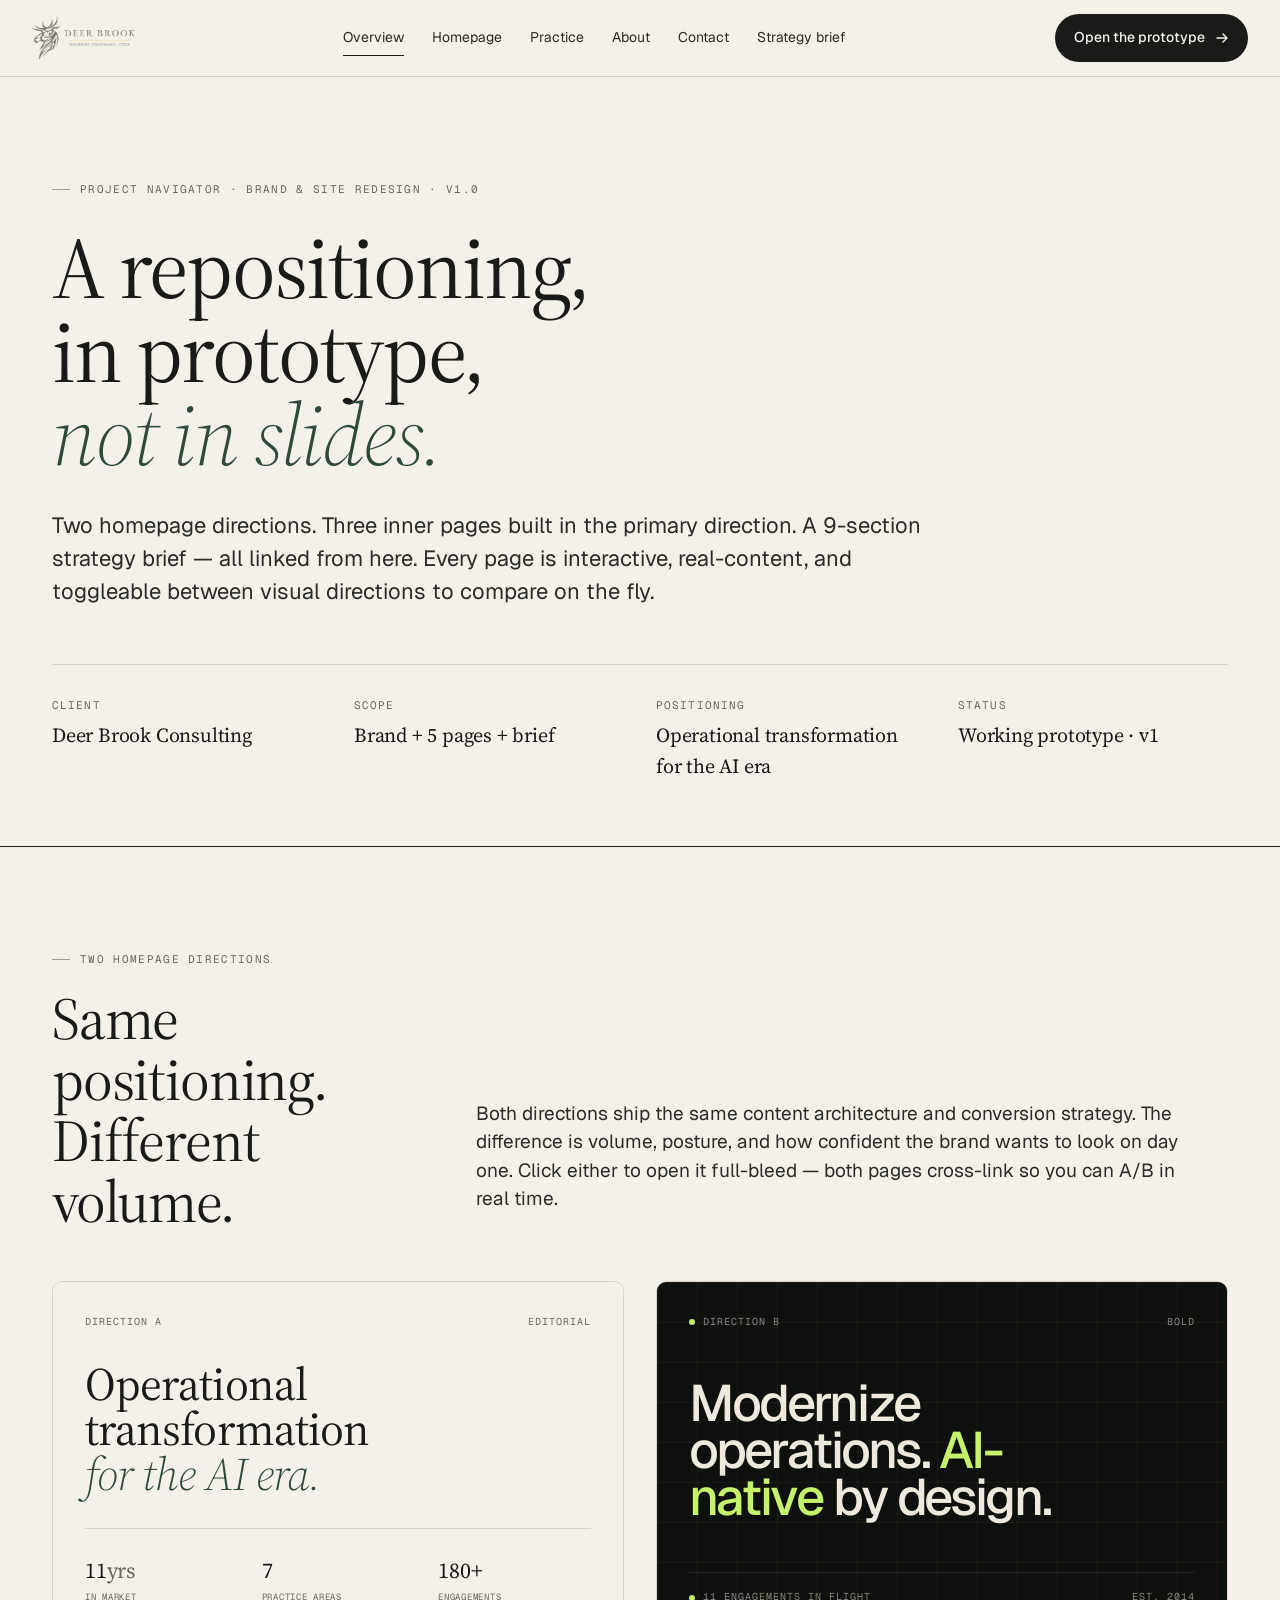
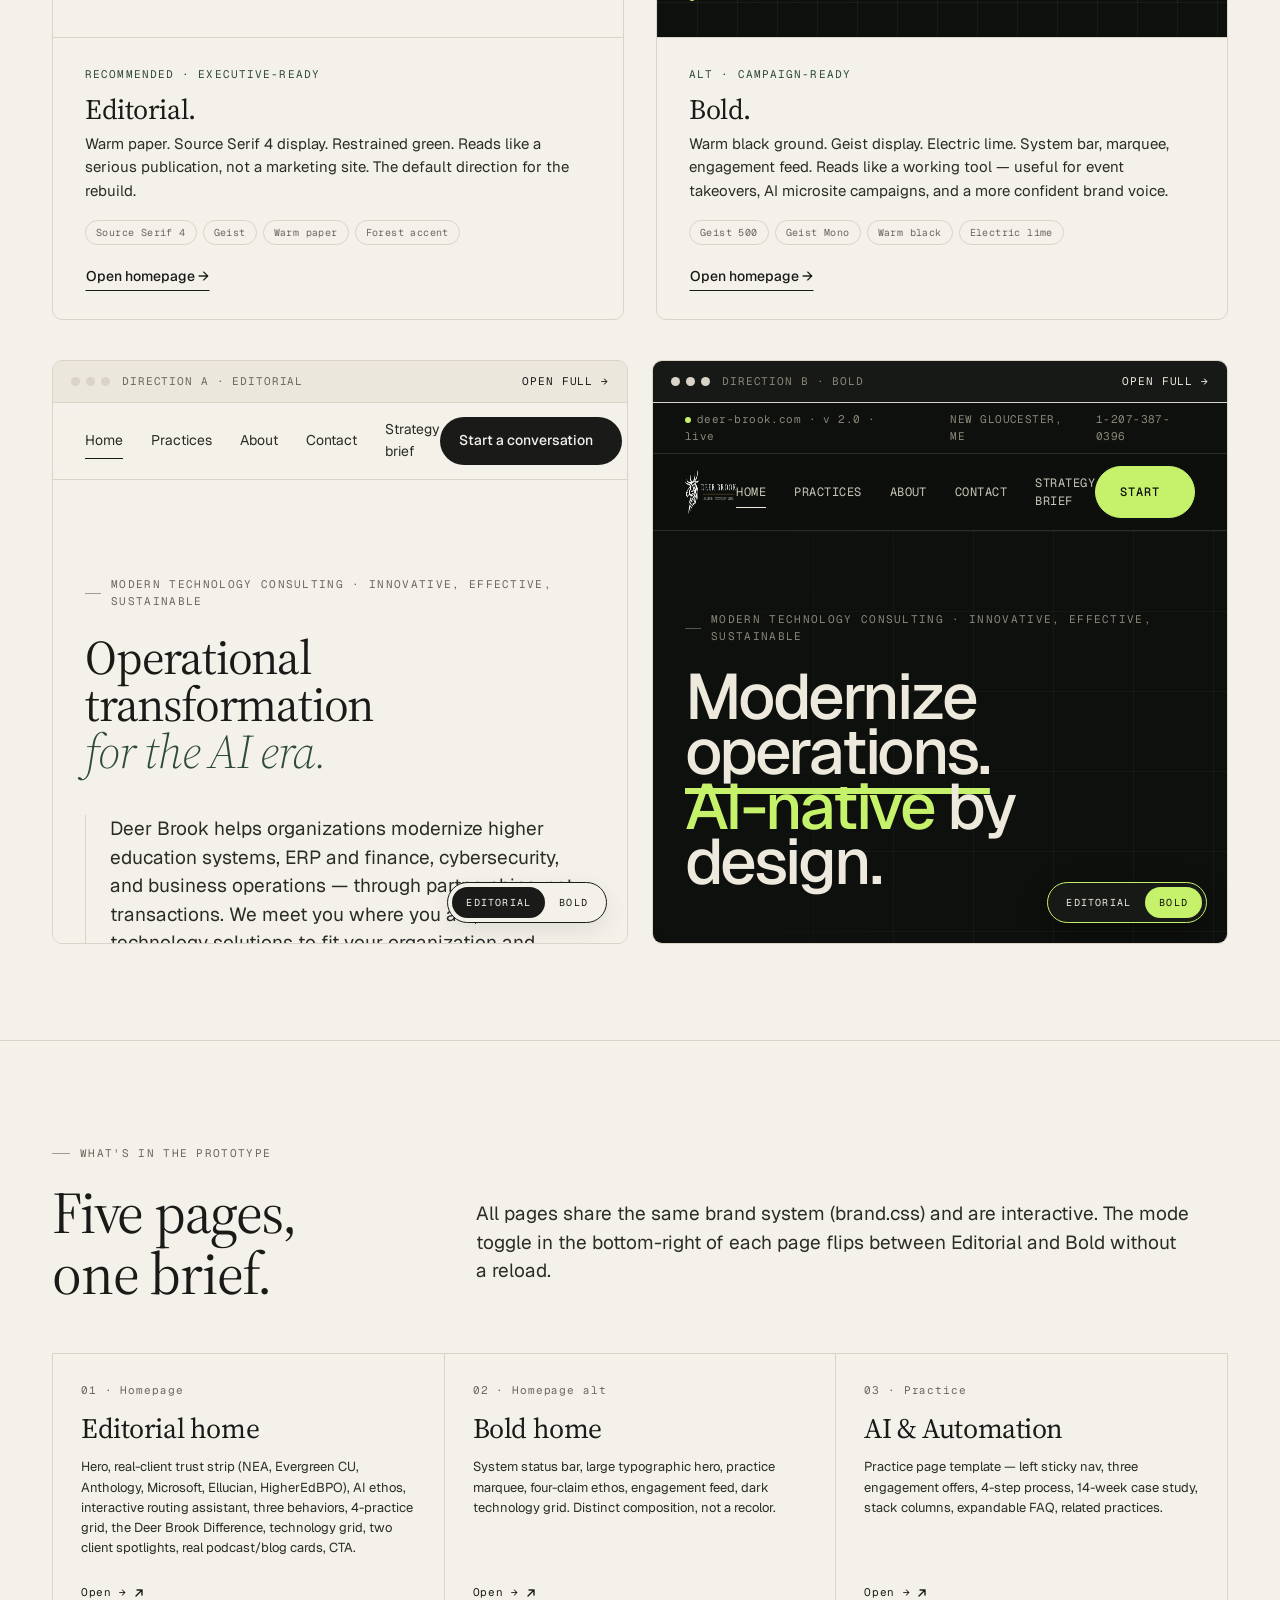
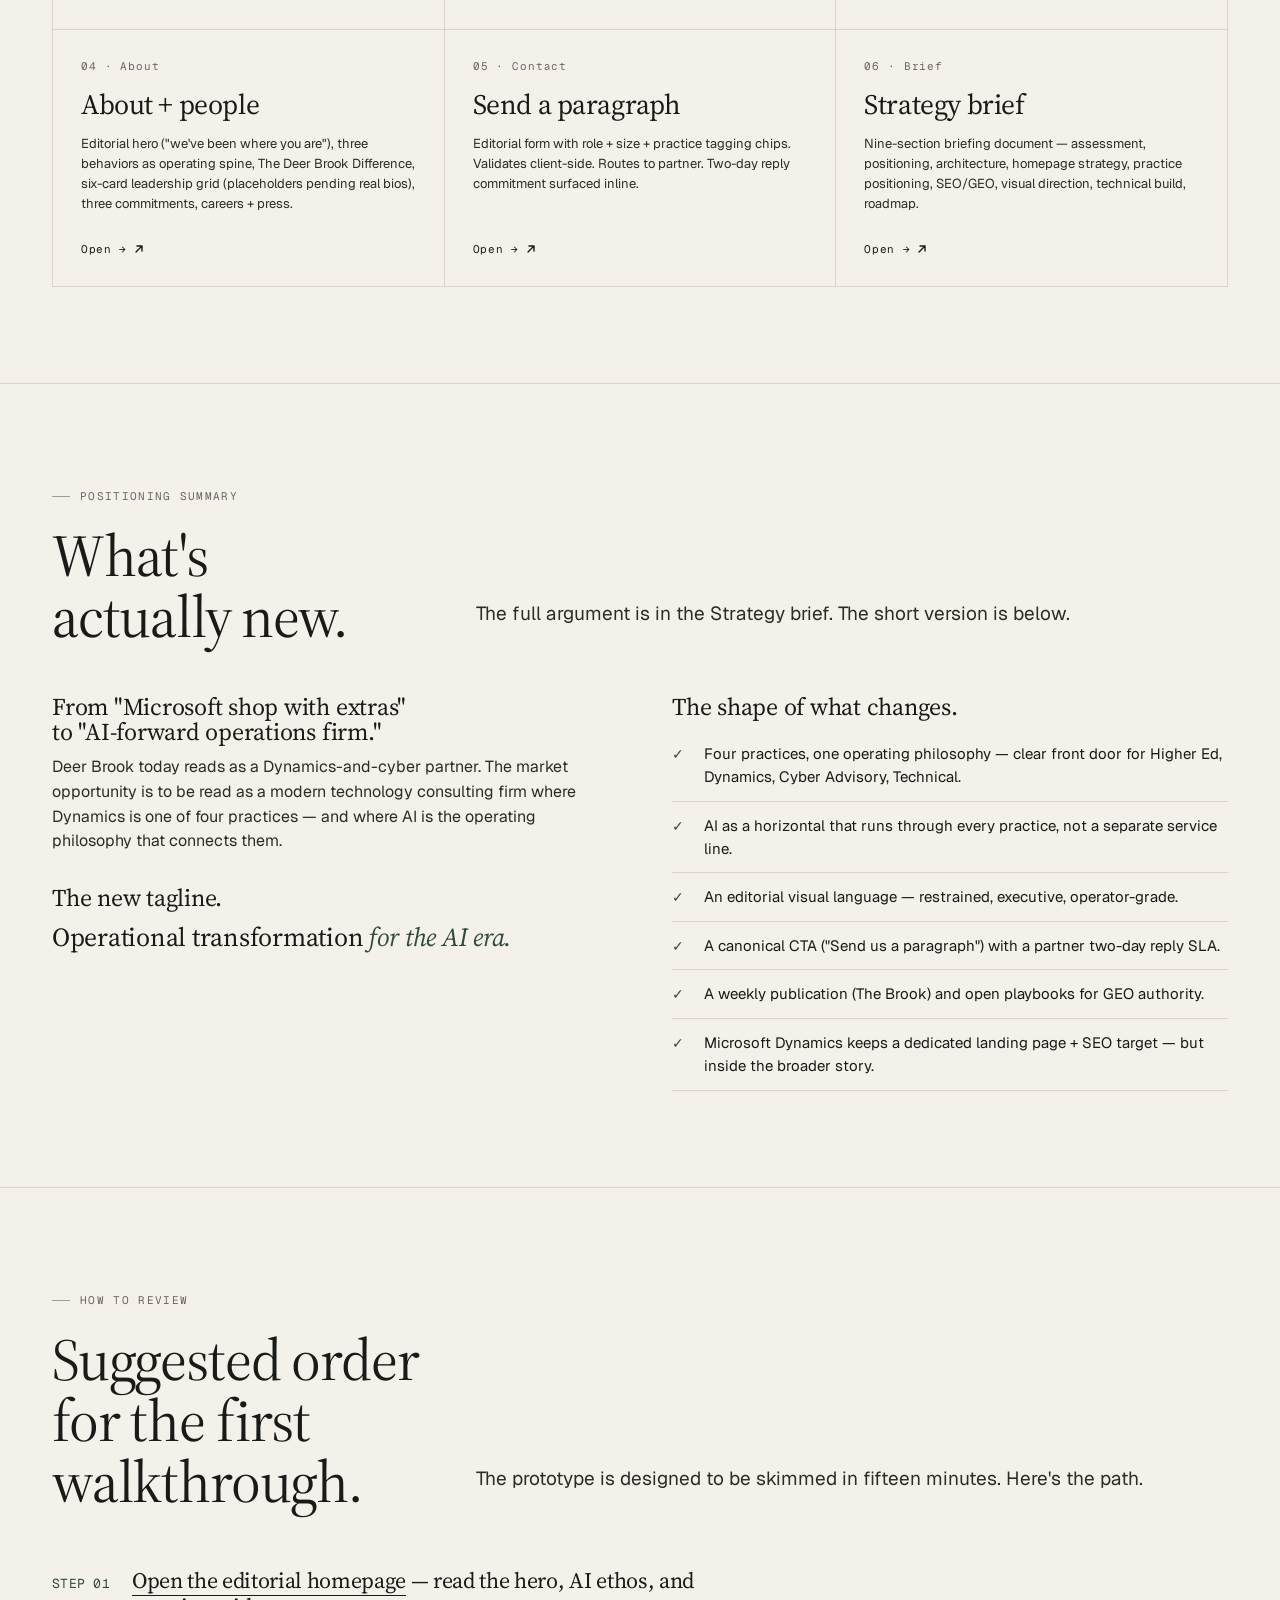
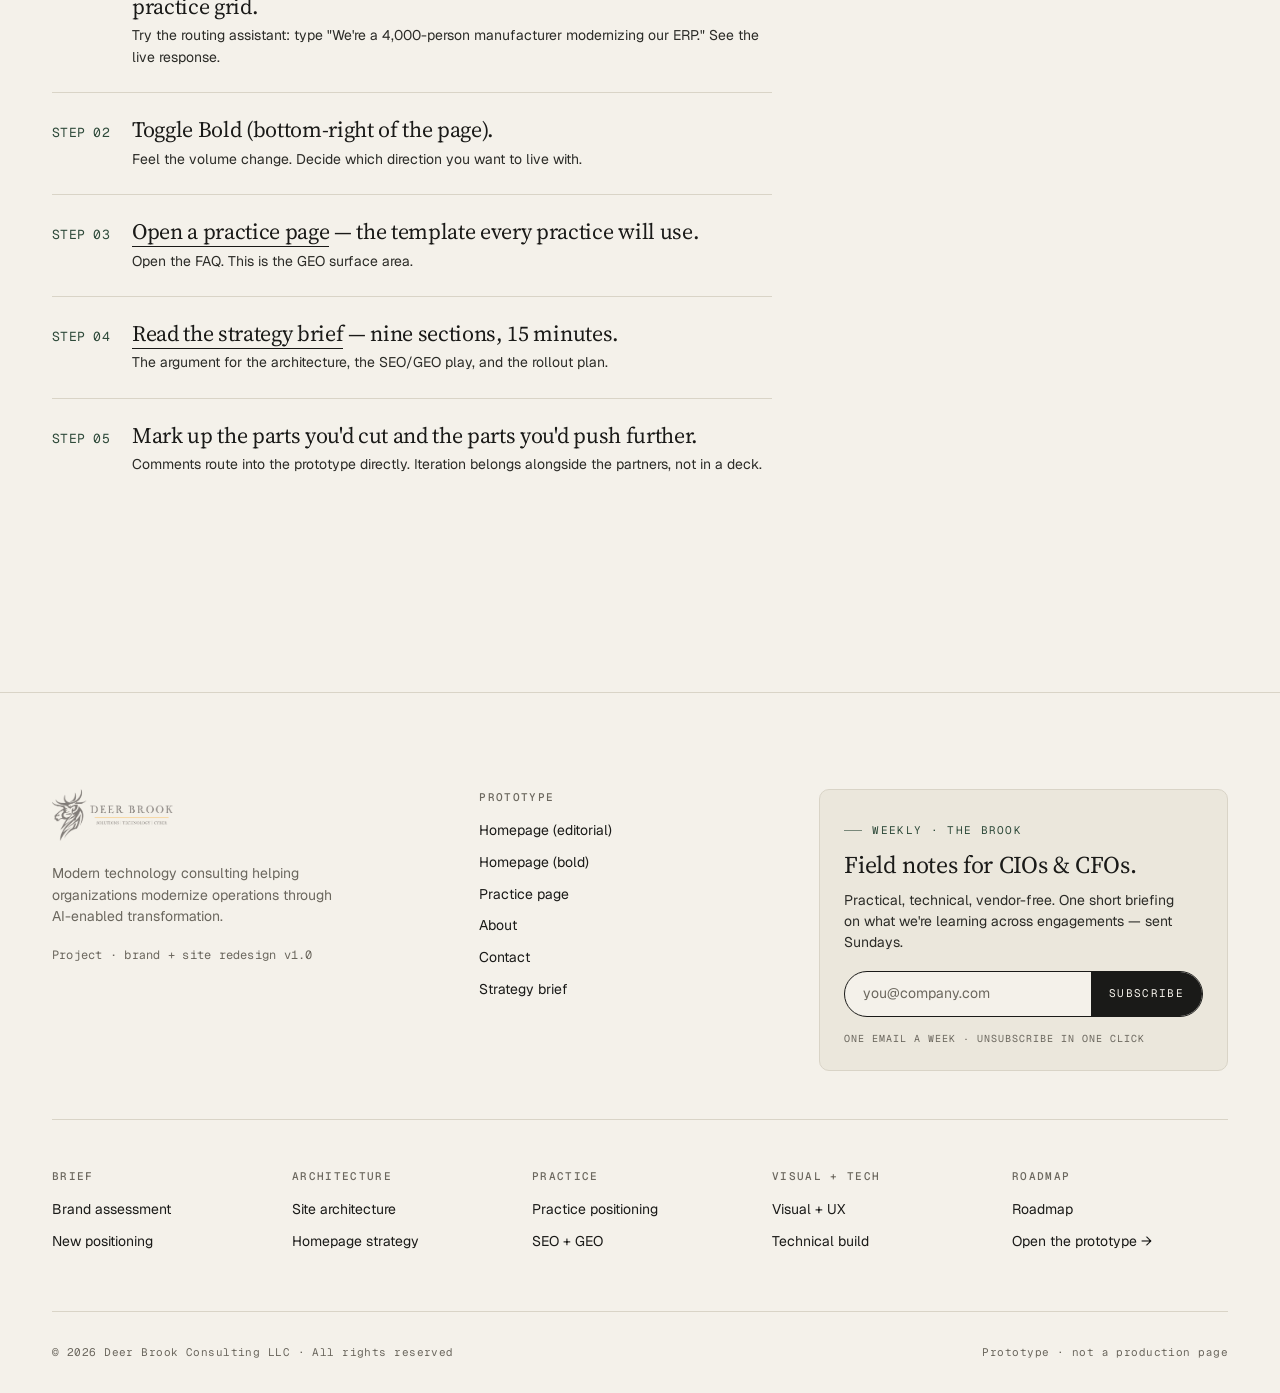
<file: index.html>
<!doctype html>
<html lang="en" data-mode="editorial">
<head>
<meta charset="utf-8" />
<meta name="viewport" content="width=device-width, initial-scale=1" />
<title>Deer Brook — Brand &amp; site redesign</title>
<link rel="preconnect" href="https://fonts.googleapis.com" />
<link rel="preconnect" href="https://fonts.gstatic.com" crossorigin />
<link href="https://fonts.googleapis.com/css2?family=Source+Serif+4:opsz,wght@8..60,300;8..60,400;8..60,500&family=Geist:wght@300;400;500;600&family=Geist+Mono:wght@400;500&display=swap" rel="stylesheet" />
<link rel="stylesheet" href="brand.css" />
<style>
  body { background: var(--paper); }

  .hub-hero {
    padding: 96px 0 64px;
    border-bottom: 1px solid var(--ink);
  }
  .hub-hero h1 {
    font-size: clamp(48px, 6.8vw, 104px);
    line-height: 0.96;
    letter-spacing: -0.025em;
    max-width: 16ch;
  }
  .hub-hero h1 em { color: var(--forest); font-style: italic; font-weight: 300; }
  .hub-hero .lead { font-size: 22px; max-width: 60ch; margin-top: 32px; }
  .hub-hero-meta {
    display: grid;
    grid-template-columns: repeat(4, 1fr);
    gap: 32px;
    margin-top: 56px;
    padding-top: 32px;
    border-top: 1px solid var(--rule);
  }
  @media (max-width: 800px) { .hub-hero-meta { grid-template-columns: 1fr 1fr; gap: 18px; } }
  .hub-hero-meta .label { font-family: var(--font-mono); font-size: 11px; color: var(--muted); letter-spacing: 0.1em; text-transform: uppercase; margin-bottom: 6px; }
  .hub-hero-meta .v { font-family: var(--font-display); font-size: 20px; letter-spacing: -0.01em; }

  /* Section heads */
  .hub-section {
    padding: 96px 0;
    border-bottom: 1px solid var(--rule);
  }
  .hub-section h2 { font-size: clamp(36px, 4.6vw, 64px); max-width: 18ch; }

  /* Direction comparison */
  .directions {
    display: grid;
    grid-template-columns: 1fr 1fr;
    gap: 32px;
    margin-top: 40px;
  }
  @media (max-width: 900px) { .directions { grid-template-columns: 1fr; } }
  .direction {
    border-radius: var(--radius-lg);
    overflow: hidden;
    border: 1px solid var(--rule);
    transition: border-color 0.2s ease;
    display: flex;
    flex-direction: column;
  }
  .direction:hover { border-color: var(--ink); }

  .dir-preview {
    aspect-ratio: 16/10;
    border-bottom: 1px solid var(--rule);
    position: relative;
    overflow: hidden;
  }
  /* Editorial preview */
  .dir-editorial .dir-preview {
    background: var(--paper);
    padding: 32px;
    display: flex;
    flex-direction: column;
    justify-content: space-between;
  }
  .dir-editorial .preview-h1 {
    font-family: var(--font-display);
    font-size: clamp(28px, 3.6vw, 48px);
    line-height: 0.98;
    letter-spacing: -0.02em;
    color: var(--ink);
    max-width: 14ch;
  }
  .dir-editorial .preview-h1 em { color: var(--forest); font-style: italic; font-weight: 300; }
  .dir-editorial .preview-meta { font-family: var(--font-mono); font-size: 10px; color: var(--muted); letter-spacing: 0.1em; text-transform: uppercase; display: flex; justify-content: space-between; }
  .dir-editorial .preview-mid {
    display: grid;
    grid-template-columns: repeat(3, 1fr);
    gap: 24px;
    padding-top: 24px;
    border-top: 1px solid var(--rule);
  }
  .dir-editorial .preview-mid .k { font-family: var(--font-display); font-size: 22px; letter-spacing: -0.01em; }
  .dir-editorial .preview-mid .v { font-family: var(--font-mono); font-size: 9px; color: var(--muted); letter-spacing: 0.08em; text-transform: uppercase; margin-top: 4px; }

  /* Bold preview */
  .dir-bold .dir-preview {
    background: #0E100D;
    color: #EDE9DD;
    padding: 32px;
    display: flex;
    flex-direction: column;
    justify-content: space-between;
    position: relative;
  }
  .dir-bold .dir-preview::before {
    content: "";
    position: absolute;
    inset: 0;
    background-image:
      linear-gradient(to right, rgba(237,233,221,0.05) 1px, transparent 1px),
      linear-gradient(to bottom, rgba(237,233,221,0.05) 1px, transparent 1px);
    background-size: 40px 40px;
    pointer-events: none;
  }
  .dir-bold .preview-h1 {
    font-family: var(--font-sans);
    font-weight: 500;
    font-size: clamp(28px, 4vw, 52px);
    line-height: 0.92;
    letter-spacing: -0.04em;
    color: #EDE9DD;
    max-width: 12ch;
    position: relative;
  }
  .dir-bold .preview-h1 .accent { color: #C5F26A; }
  .dir-bold .preview-meta { font-family: var(--font-mono); font-size: 10px; color: #8A8779; letter-spacing: 0.1em; text-transform: uppercase; display: flex; justify-content: space-between; position: relative; }
  .dir-bold .preview-meta span:first-child::before { content: ""; display: inline-block; width: 6px; height: 6px; background: #C5F26A; border-radius: 50%; margin-right: 8px; vertical-align: middle; }

  .dir-body { padding: 28px 32px; }
  .dir-body h3 { font-family: var(--font-display); font-weight: 400; font-size: 28px; letter-spacing: -0.015em; margin: 0 0 8px; }
  .dir-body .sub { font-family: var(--font-mono); font-size: 11px; color: var(--forest); letter-spacing: 0.1em; text-transform: uppercase; margin-bottom: 12px; }
  .dir-body p { font-size: 15px; color: var(--ink-2); margin: 0 0 18px; }
  .dir-body .chips { display: flex; flex-wrap: wrap; gap: 6px; margin-bottom: 20px; }
  .dir-body .chip { padding: 4px 10px; border: 1px solid var(--rule); border-radius: 999px; font-family: var(--font-mono); font-size: 10px; color: var(--muted); letter-spacing: 0.04em; }
  .dir-body .actions { display: flex; gap: 12px; }

  /* Page index */
  .page-grid {
    display: grid;
    grid-template-columns: repeat(3, 1fr);
    gap: 1px;
    background: var(--rule);
    border: 1px solid var(--rule);
    margin-top: 40px;
  }
  @media (max-width: 900px) { .page-grid { grid-template-columns: 1fr 1fr; } }
  @media (max-width: 560px) { .page-grid { grid-template-columns: 1fr; } }
  .page-card {
    background: var(--paper);
    padding: 28px;
    display: flex;
    flex-direction: column;
    gap: 14px;
    min-height: 220px;
    transition: background 0.18s ease;
    position: relative;
  }
  .page-card:hover { background: var(--paper-2); }
  .page-card .n { font-family: var(--font-mono); font-size: 11px; color: var(--muted); letter-spacing: 0.08em; }
  .page-card h3 { font-family: var(--font-display); font-weight: 400; font-size: 28px; letter-spacing: -0.015em; line-height: 1.1; margin: 0; }
  .page-card p { font-size: 13px; color: var(--ink-2); margin: 0; }
  .page-card .arr { margin-top: auto; padding-top: 12px; font-family: var(--font-mono); font-size: 11px; color: var(--ink); letter-spacing: 0.06em; display: flex; align-items: center; gap: 6px; }
  .page-card:hover .arr svg { transform: translate(3px, -3px); }
  .page-card .arr svg { transition: transform 0.2s ease; }

  /* Summary brief */
  .brief-grid {
    display: grid;
    grid-template-columns: 1fr 1fr;
    gap: 64px;
    margin-top: 40px;
  }
  @media (max-width: 800px) { .brief-grid { grid-template-columns: 1fr; gap: 32px; } }
  .brief-grid h3 { font-family: var(--font-display); font-weight: 400; font-size: 24px; letter-spacing: -0.01em; margin-bottom: 10px; }
  .brief-grid p { font-size: 16px; color: var(--ink-2); line-height: 1.55; }

  .checks { list-style: none; padding: 0; margin: 0; }
  .checks li {
    padding: 12px 0;
    border-bottom: 1px solid var(--rule);
    display: grid;
    grid-template-columns: 20px 1fr;
    gap: 12px;
    font-size: 15px;
    color: var(--ink);
    align-items: baseline;
  }
  .checks li::before {
    content: "✓";
    font-family: var(--font-mono);
    color: var(--forest);
    font-size: 14px;
  }

  /* Toggle for embedded comparison */
  .compare-frame-row {
    display: grid;
    grid-template-columns: 1fr 1fr;
    gap: 24px;
    margin-top: 40px;
  }
  @media (max-width: 900px) { .compare-frame-row { grid-template-columns: 1fr; } }
  .frame-wrap {
    border: 1px solid var(--rule);
    border-radius: var(--radius-lg);
    overflow: hidden;
  }
  .frame-head {
    padding: 12px 18px;
    border-bottom: 1px solid var(--rule);
    display: flex;
    justify-content: space-between;
    align-items: center;
    background: var(--paper-2);
    font-family: var(--font-mono);
    font-size: 11px;
    color: var(--muted);
    letter-spacing: 0.08em;
    text-transform: uppercase;
  }
  .frame-head .dots { display: inline-flex; gap: 6px; }
  .frame-head .dots span { width: 9px; height: 9px; border-radius: 50%; background: var(--rule); display: inline-block; }
  .frame-head a { color: var(--ink); }
  .frame-wrap iframe {
    width: 100%;
    height: 540px;
    border: 0;
    display: block;
    background: var(--paper);
  }
  .frame-bold .frame-head { background: #161915; color: #8A8779; }
  .frame-bold .frame-head a { color: #EDE9DD; }
</style>
</head>
<body data-screen-label="navigator">

<header class="nav">
  <div class="nav-inner">
    <a href="index.html" class="brand" aria-label="Deer Brook — home"></a>
    <nav class="nav-links">
      <a href="index.html" class="active">Overview</a>
      <a href="home.html">Homepage</a>
      <a href="practice.html">Practice</a>
      <a href="about.html">About</a>
      <a href="contact.html">Contact</a>
      <a href="strategy.html">Strategy brief</a>
    </nav>
    <a href="home.html" class="btn btn-primary">
      Open the prototype
      <svg class="arrow" width="14" height="14" viewBox="0 0 14 14" fill="none"><path d="M2 7h10M8 3l4 4-4 4" stroke="currentColor" stroke-width="1.4" stroke-linecap="round" stroke-linejoin="round"/></svg>
    </a>
  </div>
</header>

<!-- HERO -->
<section class="hub-hero">
  <div class="container">
    <span class="eyebrow">Project navigator · brand &amp; site redesign · v1.0</span>
    <h1 style="margin-top: 28px;">A repositioning, in prototype, <em>not in slides.</em></h1>
    <p class="lead">Two homepage directions. Three inner pages built in the primary direction. A 9-section strategy brief — all linked from here. Every page is interactive, real-content, and toggleable between visual directions to compare on the fly.</p>
    <div class="hub-hero-meta">
      <div><div class="label">Client</div><div class="v">Deer Brook Consulting</div></div>
      <div><div class="label">Scope</div><div class="v">Brand + 5 pages + brief</div></div>
      <div><div class="label">Positioning</div><div class="v">Operational transformation for the AI era</div></div>
      <div><div class="label">Status</div><div class="v">Working prototype · v1</div></div>
    </div>
  </div>
</section>

<!-- DIRECTIONS -->
<section class="hub-section">
  <div class="container">
    <div class="section-head">
      <div>
        <span class="eyebrow">Two homepage directions</span>
        <h2 style="margin-top: 20px;">Same positioning. Different volume.</h2>
      </div>
      <div>
        <p class="lead">Both directions ship the same content architecture and conversion strategy. The difference is volume, posture, and how confident the brand wants to look on day one. Click either to open it full-bleed — both pages cross-link so you can A/B in real time.</p>
      </div>
    </div>

    <div class="directions">
      <!-- Editorial -->
      <a href="home.html" class="direction dir-editorial">
        <div class="dir-preview">
          <div class="preview-meta"><span>Direction A</span><span>EDITORIAL</span></div>
          <div class="preview-h1">Operational transformation <em>for the AI era.</em></div>
          <div class="preview-mid">
            <div><div class="k">11<span style="color: var(--muted);">yrs</span></div><div class="v">in market</div></div>
            <div><div class="k">7</div><div class="v">practice areas</div></div>
            <div><div class="k">180+</div><div class="v">engagements</div></div>
          </div>
        </div>
        <div class="dir-body">
          <div class="sub">Recommended · executive-ready</div>
          <h3>Editorial.</h3>
          <p>Warm paper. Source Serif 4 display. Restrained green. Reads like a serious publication, not a marketing site. The default direction for the rebuild.</p>
          <div class="chips">
            <span class="chip">Source Serif 4</span>
            <span class="chip">Geist</span>
            <span class="chip">Warm paper</span>
            <span class="chip">Forest accent</span>
          </div>
          <div class="actions">
            <span class="btn btn-link">Open homepage →</span>
          </div>
        </div>
      </a>

      <!-- Bold -->
      <a href="home-bold.html" class="direction dir-bold">
        <div class="dir-preview">
          <div class="preview-meta"><span>Direction B</span><span>BOLD</span></div>
          <div class="preview-h1">Modernize operations. <span class="accent">AI-native</span> by design.</div>
          <div class="preview-meta" style="border-top: 1px solid rgba(237,233,221,0.1); padding-top: 16px;"><span>11 ENGAGEMENTS IN FLIGHT</span><span>EST. 2014</span></div>
        </div>
        <div class="dir-body">
          <div class="sub">Alt · campaign-ready</div>
          <h3>Bold.</h3>
          <p>Warm black ground. Geist display. Electric lime. System bar, marquee, engagement feed. Reads like a working tool — useful for event takeovers, AI microsite campaigns, and a more confident brand voice.</p>
          <div class="chips">
            <span class="chip">Geist 500</span>
            <span class="chip">Geist Mono</span>
            <span class="chip">Warm black</span>
            <span class="chip">Electric lime</span>
          </div>
          <div class="actions">
            <span class="btn btn-link">Open homepage →</span>
          </div>
        </div>
      </a>
    </div>

    <!-- Live mini-frames -->
    <div class="compare-frame-row" id="frames">
      <div class="frame-wrap">
        <div class="frame-head">
          <div style="display: flex; gap: 12px; align-items: center;">
            <span class="dots"><span></span><span></span><span></span></span>
            <span>direction a · editorial</span>
          </div>
          <a href="home.html">open full →</a>
        </div>
        <iframe src="home.html" loading="lazy" title="Editorial direction"></iframe>
      </div>
      <div class="frame-wrap frame-bold">
        <div class="frame-head">
          <div style="display: flex; gap: 12px; align-items: center;">
            <span class="dots"><span></span><span></span><span></span></span>
            <span>direction b · bold</span>
          </div>
          <a href="home-bold.html">open full →</a>
        </div>
        <iframe src="home-bold.html" loading="lazy" title="Bold direction"></iframe>
      </div>
    </div>
  </div>
</section>

<!-- WHAT'S IN THE PROTOTYPE -->
<section class="hub-section">
  <div class="container">
    <div class="section-head">
      <div>
        <span class="eyebrow">What's in the prototype</span>
        <h2 style="margin-top: 20px;">Five pages, one brief.</h2>
      </div>
      <div>
        <p class="lead">All pages share the same brand system (brand.css) and are interactive. The mode toggle in the bottom-right of each page flips between Editorial and Bold without a reload.</p>
      </div>
    </div>

    <div class="page-grid">
      <a href="home.html" class="page-card">
        <span class="n">01 · Homepage</span>
        <h3>Editorial home</h3>
        <p>Hero, real-client trust strip (NEA, Evergreen CU, Anthology, Microsoft, Ellucian, HigherEdBPO), AI ethos, interactive routing assistant, three behaviors, 4-practice grid, the Deer Brook Difference, technology grid, two client spotlights, real podcast/blog cards, CTA.</p>
        <span class="arr">Open → <svg width="12" height="12" viewBox="0 0 12 12" fill="none"><path d="M3 9L9 3M4 3h5v5" stroke="currentColor" stroke-width="1.4" stroke-linecap="round" stroke-linejoin="round"/></svg></span>
      </a>
      <a href="home-bold.html" class="page-card">
        <span class="n">02 · Homepage alt</span>
        <h3>Bold home</h3>
        <p>System status bar, large typographic hero, practice marquee, four-claim ethos, engagement feed, dark technology grid. Distinct composition, not a recolor.</p>
        <span class="arr">Open → <svg width="12" height="12" viewBox="0 0 12 12" fill="none"><path d="M3 9L9 3M4 3h5v5" stroke="currentColor" stroke-width="1.4" stroke-linecap="round" stroke-linejoin="round"/></svg></span>
      </a>
      <a href="practice.html" class="page-card">
        <span class="n">03 · Practice</span>
        <h3>AI &amp; Automation</h3>
        <p>Practice page template — left sticky nav, three engagement offers, 4-step process, 14-week case study, stack columns, expandable FAQ, related practices.</p>
        <span class="arr">Open → <svg width="12" height="12" viewBox="0 0 12 12" fill="none"><path d="M3 9L9 3M4 3h5v5" stroke="currentColor" stroke-width="1.4" stroke-linecap="round" stroke-linejoin="round"/></svg></span>
      </a>
      <a href="about.html" class="page-card">
        <span class="n">04 · About</span>
        <h3>About + people</h3>
        <p>Editorial hero ("we've been where you are"), three behaviors as operating spine, The Deer Brook Difference, six-card leadership grid (placeholders pending real bios), three commitments, careers + press.</p>
        <span class="arr">Open → <svg width="12" height="12" viewBox="0 0 12 12" fill="none"><path d="M3 9L9 3M4 3h5v5" stroke="currentColor" stroke-width="1.4" stroke-linecap="round" stroke-linejoin="round"/></svg></span>
      </a>
      <a href="contact.html" class="page-card">
        <span class="n">05 · Contact</span>
        <h3>Send a paragraph</h3>
        <p>Editorial form with role + size + practice tagging chips. Validates client-side. Routes to partner. Two-day reply commitment surfaced inline.</p>
        <span class="arr">Open → <svg width="12" height="12" viewBox="0 0 12 12" fill="none"><path d="M3 9L9 3M4 3h5v5" stroke="currentColor" stroke-width="1.4" stroke-linecap="round" stroke-linejoin="round"/></svg></span>
      </a>
      <a href="strategy.html" class="page-card">
        <span class="n">06 · Brief</span>
        <h3>Strategy brief</h3>
        <p>Nine-section briefing document — assessment, positioning, architecture, homepage strategy, practice positioning, SEO/GEO, visual direction, technical build, roadmap.</p>
        <span class="arr">Open → <svg width="12" height="12" viewBox="0 0 12 12" fill="none"><path d="M3 9L9 3M4 3h5v5" stroke="currentColor" stroke-width="1.4" stroke-linecap="round" stroke-linejoin="round"/></svg></span>
      </a>
    </div>
  </div>
</section>

<!-- SUMMARY -->
<section class="hub-section">
  <div class="container">
    <div class="section-head">
      <div>
        <span class="eyebrow">Positioning summary</span>
        <h2 style="margin-top: 20px;">What's actually new.</h2>
      </div>
      <div>
        <p class="lead">The full argument is in the Strategy brief. The short version is below.</p>
      </div>
    </div>

    <div class="brief-grid">
      <div>
        <h3>From "Microsoft shop with extras" to "AI-forward operations firm."</h3>
        <p>Deer Brook today reads as a Dynamics-and-cyber partner. The market opportunity is to be read as a modern technology consulting firm where Dynamics is one of four practices — and where AI is the operating philosophy that connects them.</p>
        <h3 style="margin-top: 32px;">The new tagline.</h3>
        <p style="font-family: var(--font-display); font-size: 26px; letter-spacing: -0.01em; line-height: 1.25; color: var(--ink);">Operational transformation <em style="color: var(--forest);">for the AI era.</em></p>
      </div>
      <div>
        <h3>The shape of what changes.</h3>
        <ul class="checks">
          <li>Four practices, one operating philosophy — clear front door for Higher Ed, Dynamics, Cyber Advisory, Technical.</li>
          <li>AI as a horizontal that runs through every practice, not a separate service line.</li>
          <li>An editorial visual language — restrained, executive, operator-grade.</li>
          <li>A canonical CTA ("Send us a paragraph") with a partner two-day reply SLA.</li>
          <li>A weekly publication (The Brook) and open playbooks for GEO authority.</li>
          <li>Microsoft Dynamics keeps a dedicated landing page + SEO target — but inside the broader story.</li>
        </ul>
      </div>
    </div>
  </div>
</section>

<!-- HOW TO REVIEW -->
<section class="hub-section" style="border-bottom: 0;">
  <div class="container">
    <div class="section-head" style="margin-bottom: 32px;">
      <div>
        <span class="eyebrow">How to review</span>
        <h2 style="margin-top: 20px;">Suggested order for the first walkthrough.</h2>
      </div>
      <div>
        <p class="lead muted">The prototype is designed to be skimmed in fifteen minutes. Here's the path.</p>
      </div>
    </div>

    <ol style="list-style: none; padding: 0; margin: 0; max-width: 720px;">
      <li style="padding: 24px 0; border-bottom: 1px solid var(--rule); display: grid; grid-template-columns: 60px 1fr; gap: 20px; align-items: baseline;">
        <span class="mono" style="color: var(--forest); font-size: 13px;">STEP 01</span>
        <div>
          <h4 style="font-family: var(--font-display); font-weight: 400; font-size: 22px; margin: 0 0 6px;"><a href="home.html" style="border-bottom: 1px solid currentColor;">Open the editorial homepage</a> — read the hero, AI ethos, and practice grid.</h4>
          <p style="margin: 0; color: var(--ink-2); font-size: 14px;">Try the routing assistant: type "We're a 4,000-person manufacturer modernizing our ERP." See the live response.</p>
        </div>
      </li>
      <li style="padding: 24px 0; border-bottom: 1px solid var(--rule); display: grid; grid-template-columns: 60px 1fr; gap: 20px; align-items: baseline;">
        <span class="mono" style="color: var(--forest); font-size: 13px;">STEP 02</span>
        <div>
          <h4 style="font-family: var(--font-display); font-weight: 400; font-size: 22px; margin: 0 0 6px;">Toggle Bold (bottom-right of the page).</h4>
          <p style="margin: 0; color: var(--ink-2); font-size: 14px;">Feel the volume change. Decide which direction you want to live with.</p>
        </div>
      </li>
      <li style="padding: 24px 0; border-bottom: 1px solid var(--rule); display: grid; grid-template-columns: 60px 1fr; gap: 20px; align-items: baseline;">
        <span class="mono" style="color: var(--forest); font-size: 13px;">STEP 03</span>
        <div>
          <h4 style="font-family: var(--font-display); font-weight: 400; font-size: 22px; margin: 0 0 6px;"><a href="practice.html" style="border-bottom: 1px solid currentColor;">Open a practice page</a> — the template every practice will use.</h4>
          <p style="margin: 0; color: var(--ink-2); font-size: 14px;">Open the FAQ. This is the GEO surface area.</p>
        </div>
      </li>
      <li style="padding: 24px 0; border-bottom: 1px solid var(--rule); display: grid; grid-template-columns: 60px 1fr; gap: 20px; align-items: baseline;">
        <span class="mono" style="color: var(--forest); font-size: 13px;">STEP 04</span>
        <div>
          <h4 style="font-family: var(--font-display); font-weight: 400; font-size: 22px; margin: 0 0 6px;"><a href="strategy.html" style="border-bottom: 1px solid currentColor;">Read the strategy brief</a> — nine sections, 15 minutes.</h4>
          <p style="margin: 0; color: var(--ink-2); font-size: 14px;">The argument for the architecture, the SEO/GEO play, and the rollout plan.</p>
        </div>
      </li>
      <li style="padding: 24px 0; display: grid; grid-template-columns: 60px 1fr; gap: 20px; align-items: baseline;">
        <span class="mono" style="color: var(--forest); font-size: 13px;">STEP 05</span>
        <div>
          <h4 style="font-family: var(--font-display); font-weight: 400; font-size: 22px; margin: 0 0 6px;">Mark up the parts you'd cut and the parts you'd push further.</h4>
          <p style="margin: 0; color: var(--ink-2); font-size: 14px;">Comments route into the prototype directly. Iteration belongs alongside the partners, not in a deck.</p>
        </div>
      </li>
    </ol>
  </div>
</section>

<footer class="footer">
  <div class="container">
    <div class="footer-meta">
      <div class="footer-brand">
        <a href="index.html" class="brand" aria-label="Deer Brook — home"></a>
        <p class="muted" style="font-size: 14px; max-width: 32ch; margin-top: 14px;">Modern technology consulting helping organizations modernize operations through AI-enabled transformation.</p>
        <p class="mono" style="margin-top: 18px;">Project · brand + site redesign v1.0</p>
      </div>
      <div class="footer-actions">
        <h6>Prototype</h6>
        <ul>
          <li><a href="home.html">Homepage (editorial)</a></li>
          <li><a href="home-bold.html">Homepage (bold)</a></li>
          <li><a href="practice.html">Practice page</a></li>
          <li><a href="about.html">About</a></li>
          <li><a href="contact.html">Contact</a></li>
          <li><a href="strategy.html">Strategy brief</a></li>
        </ul>
      </div>
      <div class="footer-newsletter" id="brook-signup">
        <span class="eyebrow">Weekly · The Brook</span>
        <h5>Field notes for CIOs &amp; CFOs.</h5>
        <p>Practical, technical, vendor-free. One short briefing on what we're learning across engagements — sent Sundays.</p>
        <form onsubmit="event.preventDefault(); this.closest('.footer-newsletter').classList.add('subscribed'); this.querySelector('button').textContent='Subscribed ✓';">
          <input type="email" required placeholder="you@company.com" aria-label="Email address" />
          <button type="submit">Subscribe</button>
        </form>
        <div class="meta">One email a week · unsubscribe in one click</div>
      </div>
    </div>

    <div class="footer-services six" style="grid-template-columns: repeat(5, 1fr);">
      <div class="footer-svc">
        <h6>Brief</h6>
        <ul>
          <li><a href="strategy.html#s1">Brand assessment</a></li>
          <li><a href="strategy.html#s2">New positioning</a></li>
        </ul>
      </div>
      <div class="footer-svc">
        <h6>Architecture</h6>
        <ul>
          <li><a href="strategy.html#s3">Site architecture</a></li>
          <li><a href="strategy.html#s4">Homepage strategy</a></li>
        </ul>
      </div>
      <div class="footer-svc">
        <h6>Practice</h6>
        <ul>
          <li><a href="strategy.html#s5">Practice positioning</a></li>
          <li><a href="strategy.html#s6">SEO + GEO</a></li>
        </ul>
      </div>
      <div class="footer-svc">
        <h6>Visual + tech</h6>
        <ul>
          <li><a href="strategy.html#s7">Visual + UX</a></li>
          <li><a href="strategy.html#s8">Technical build</a></li>
        </ul>
      </div>
      <div class="footer-svc">
        <h6>Roadmap</h6>
        <ul>
          <li><a href="strategy.html#s9">Roadmap</a></li>
          <li><a href="home.html">Open the prototype →</a></li>
        </ul>
      </div>
    </div>
    <div class="footer-legal">
      <span>© 2026 Deer Brook Consulting LLC · All rights reserved</span>
      <span>Prototype · not a production page</span>
    </div>
  </div>
</footer>

<script src="brand.js"></script>
</body>
</html>
</file>
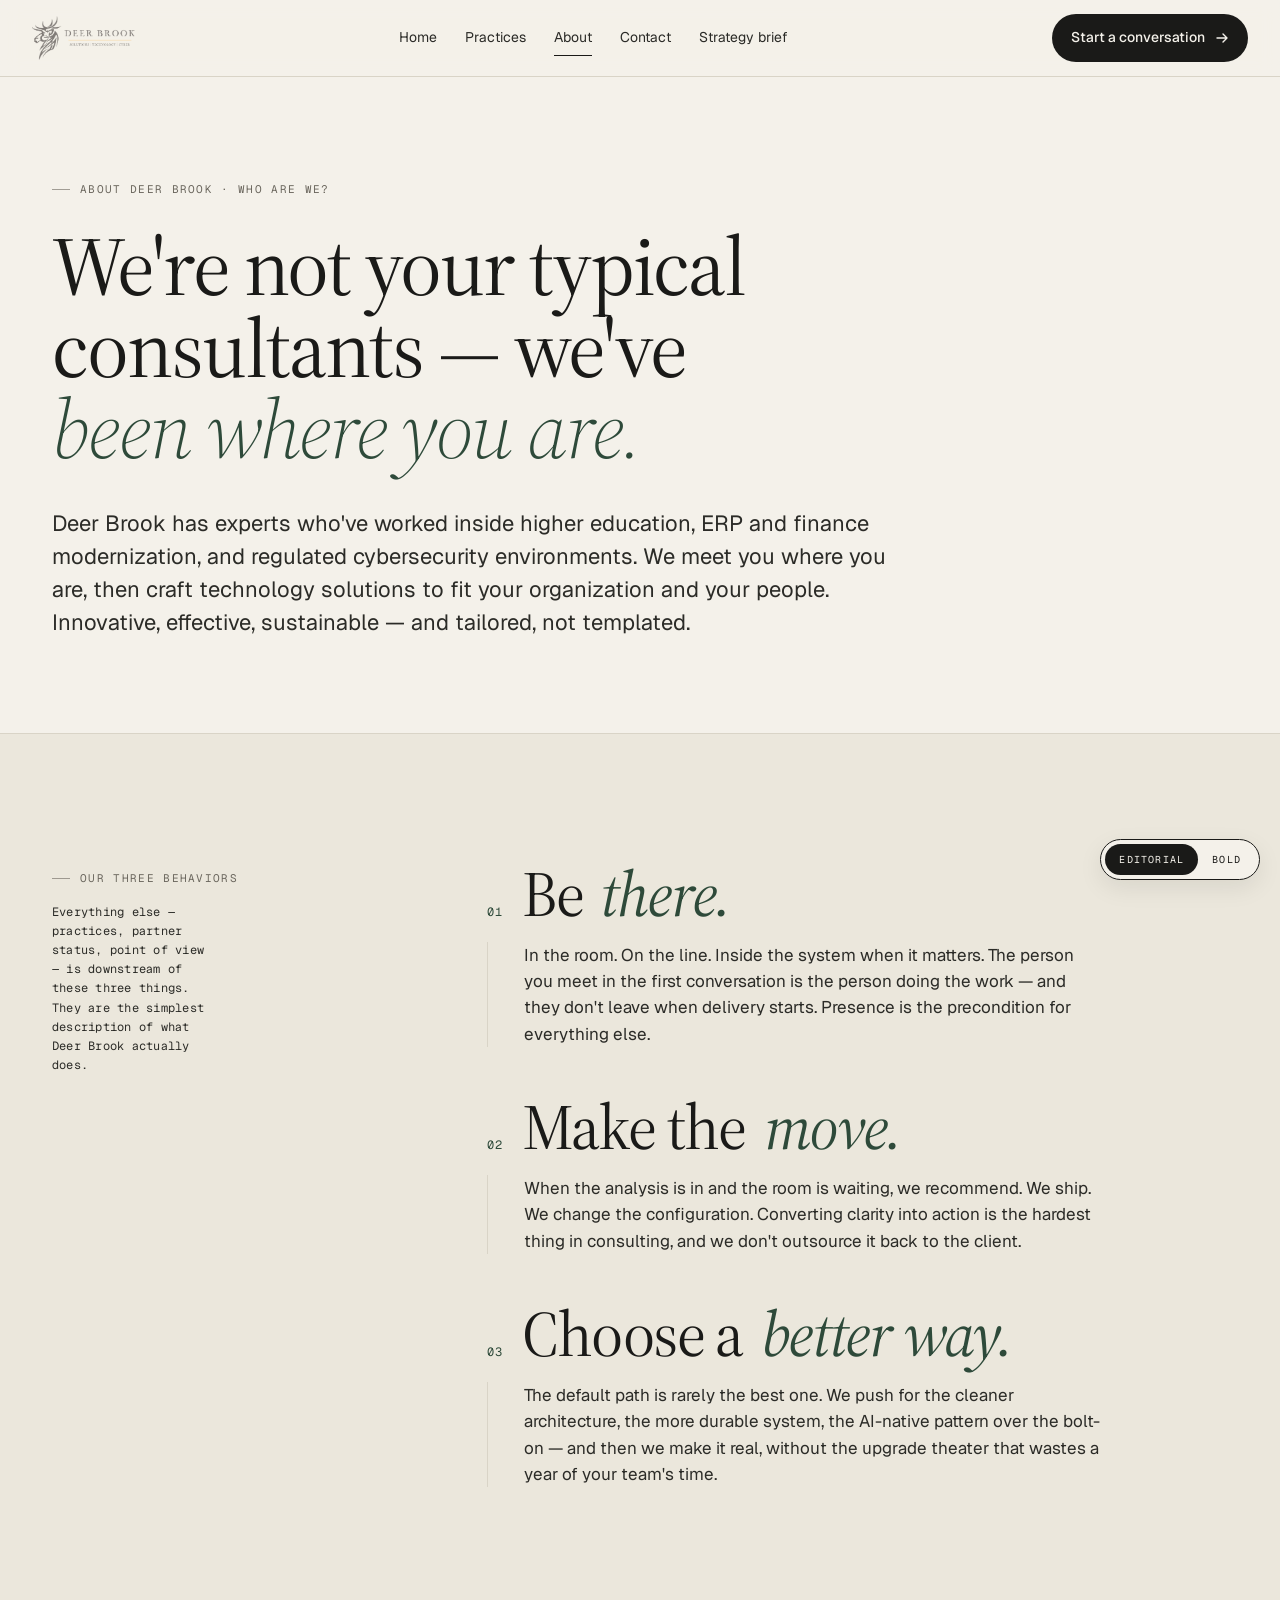
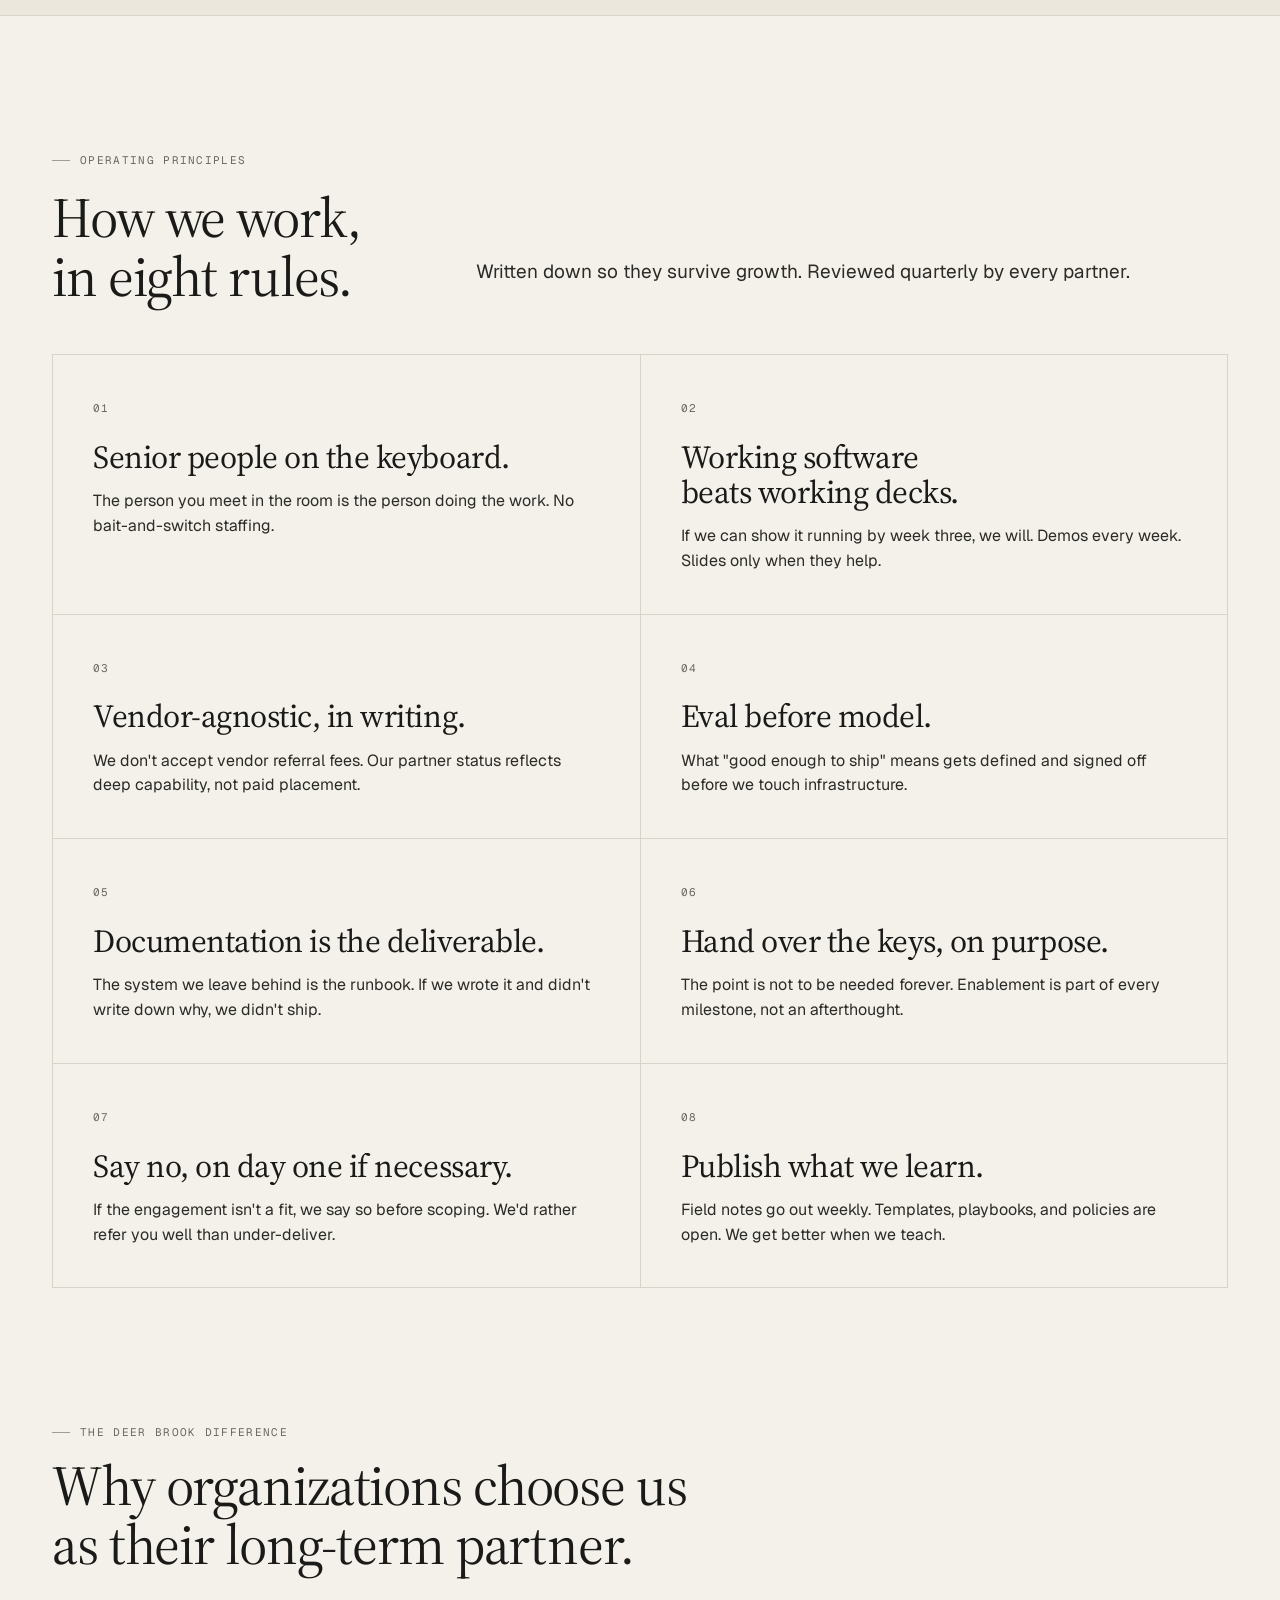
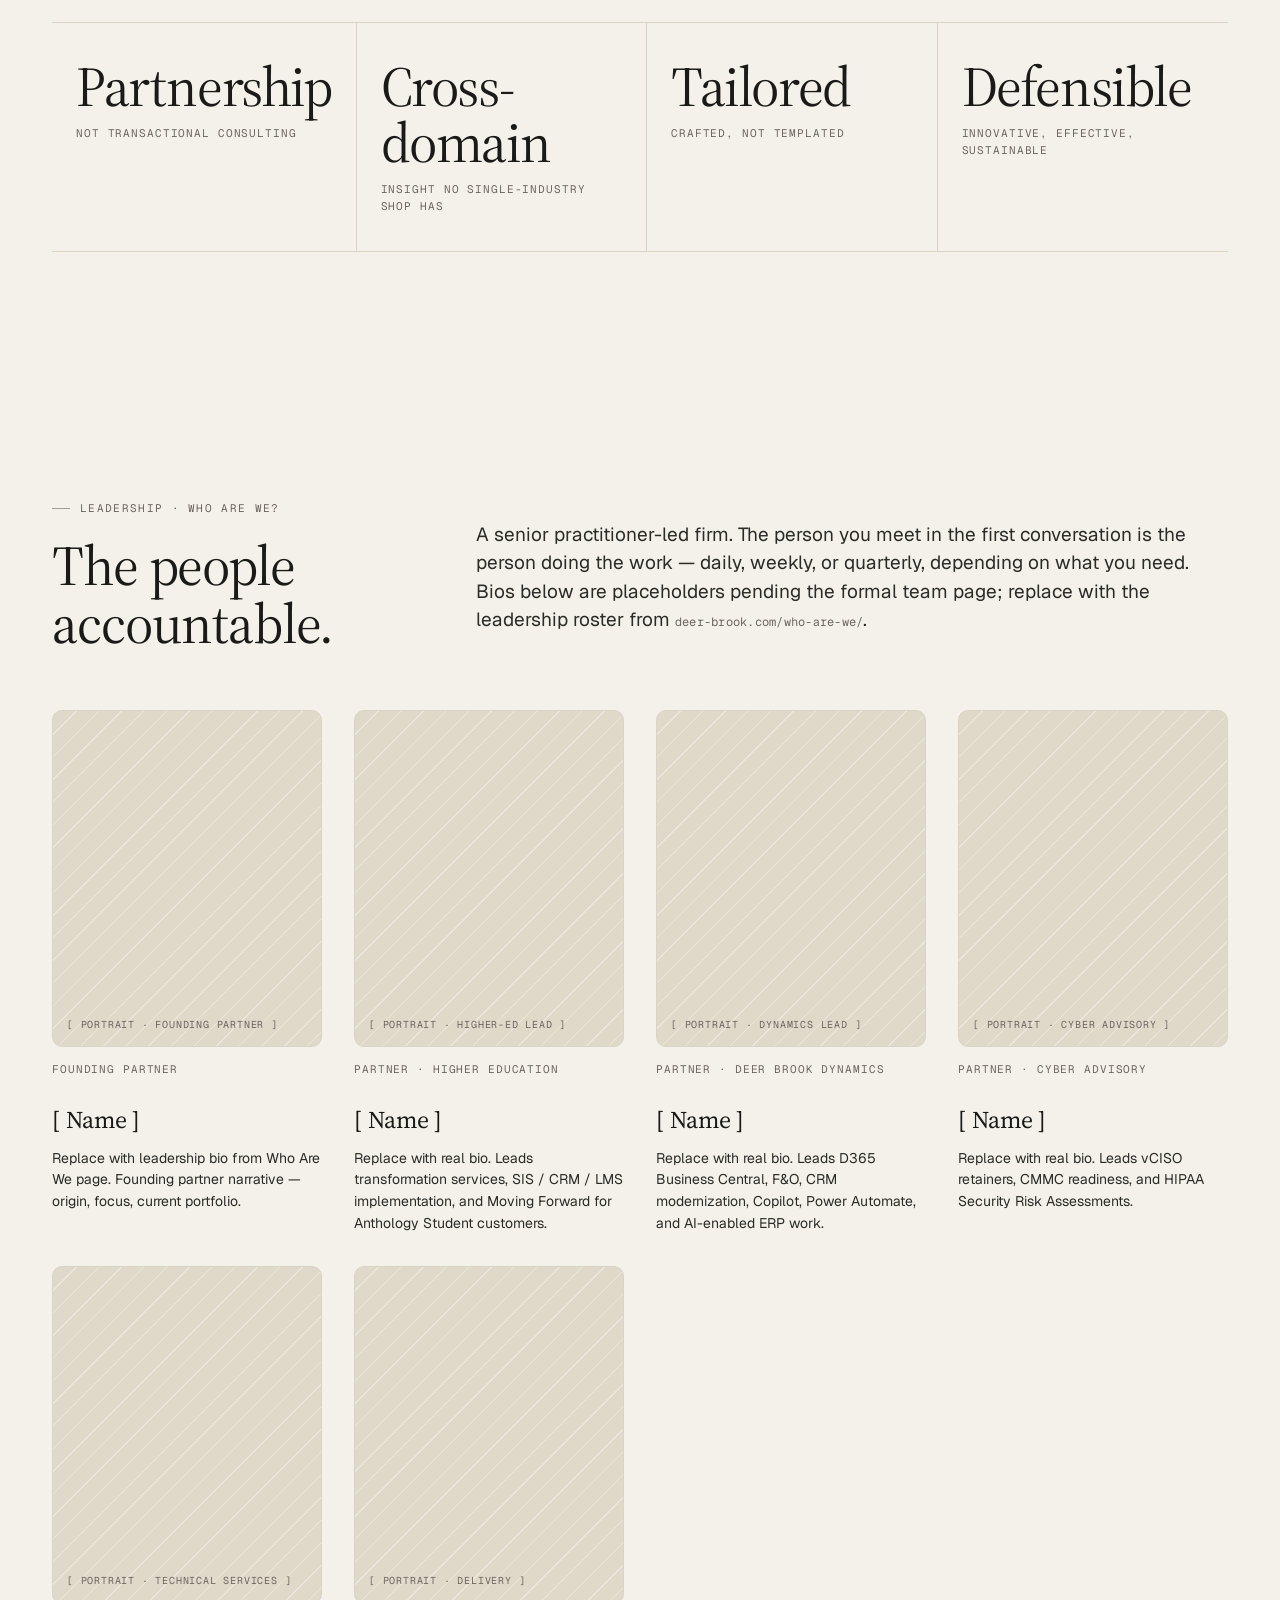
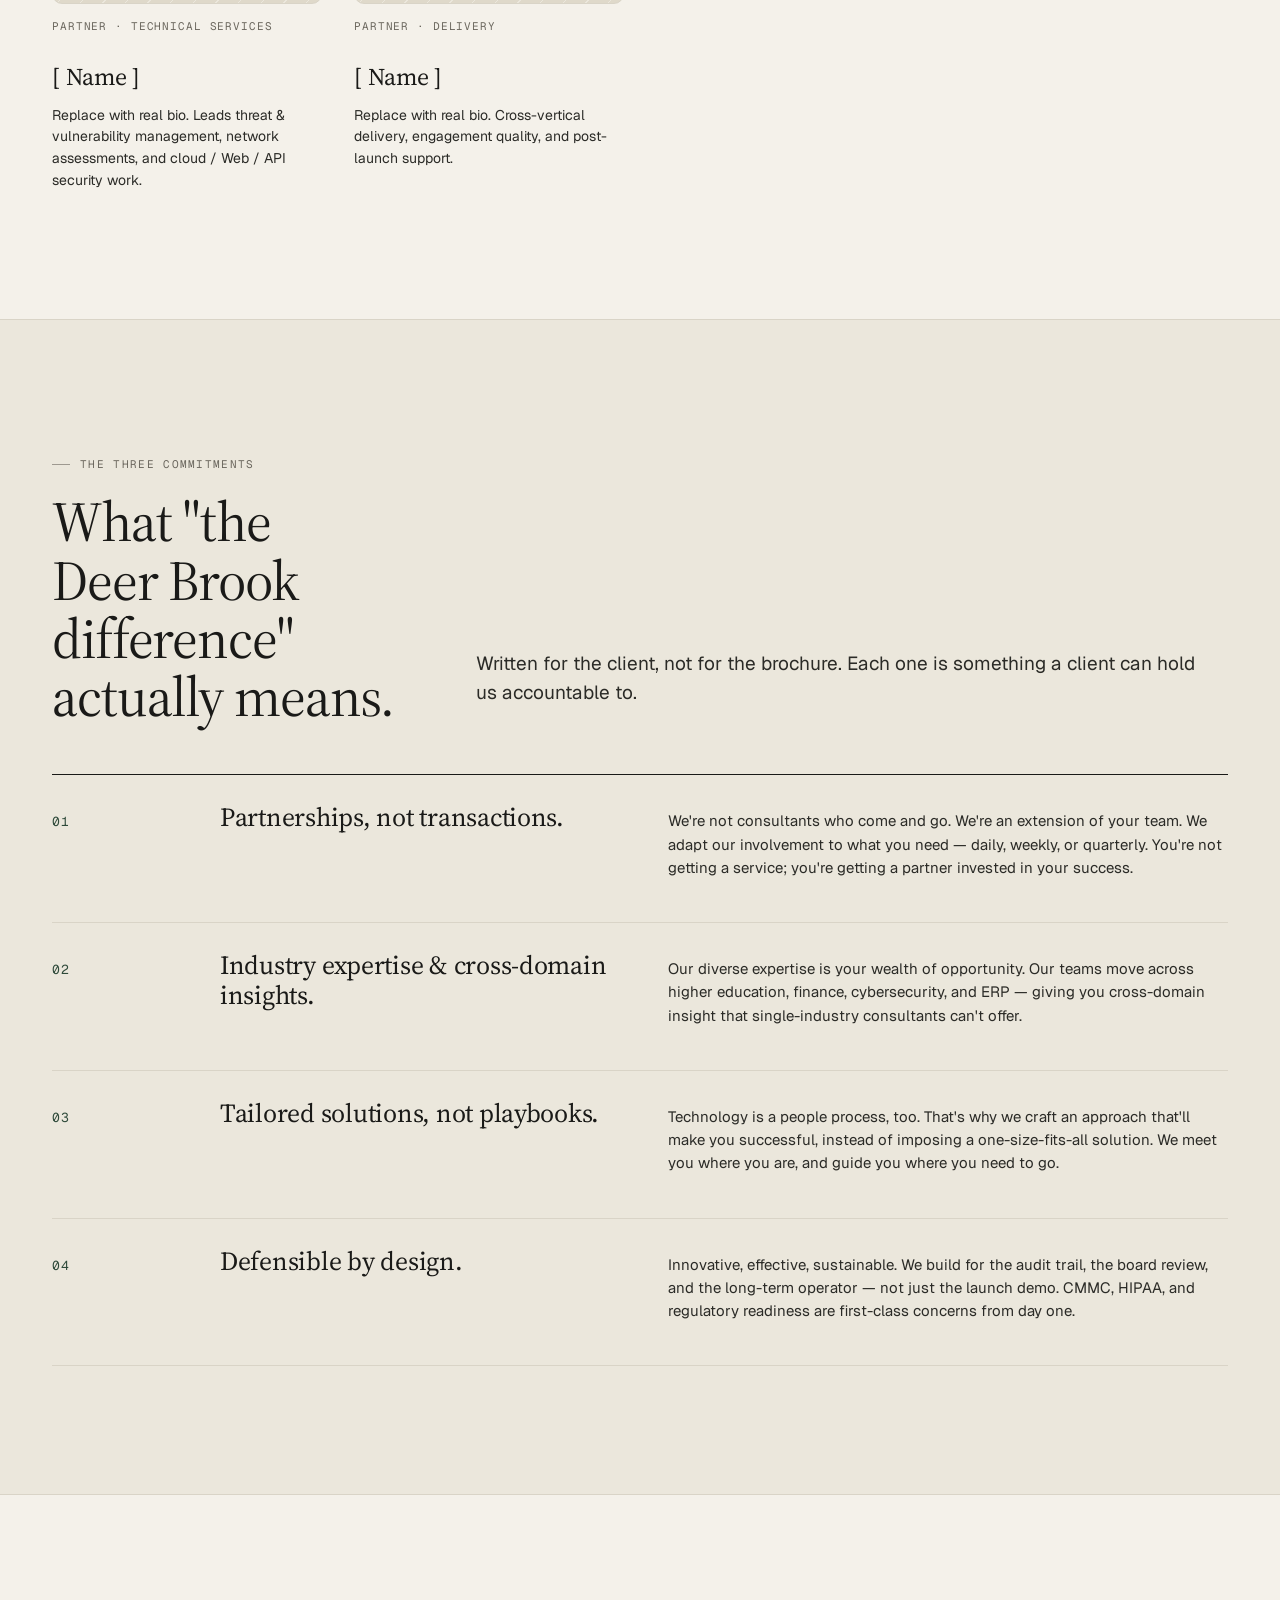
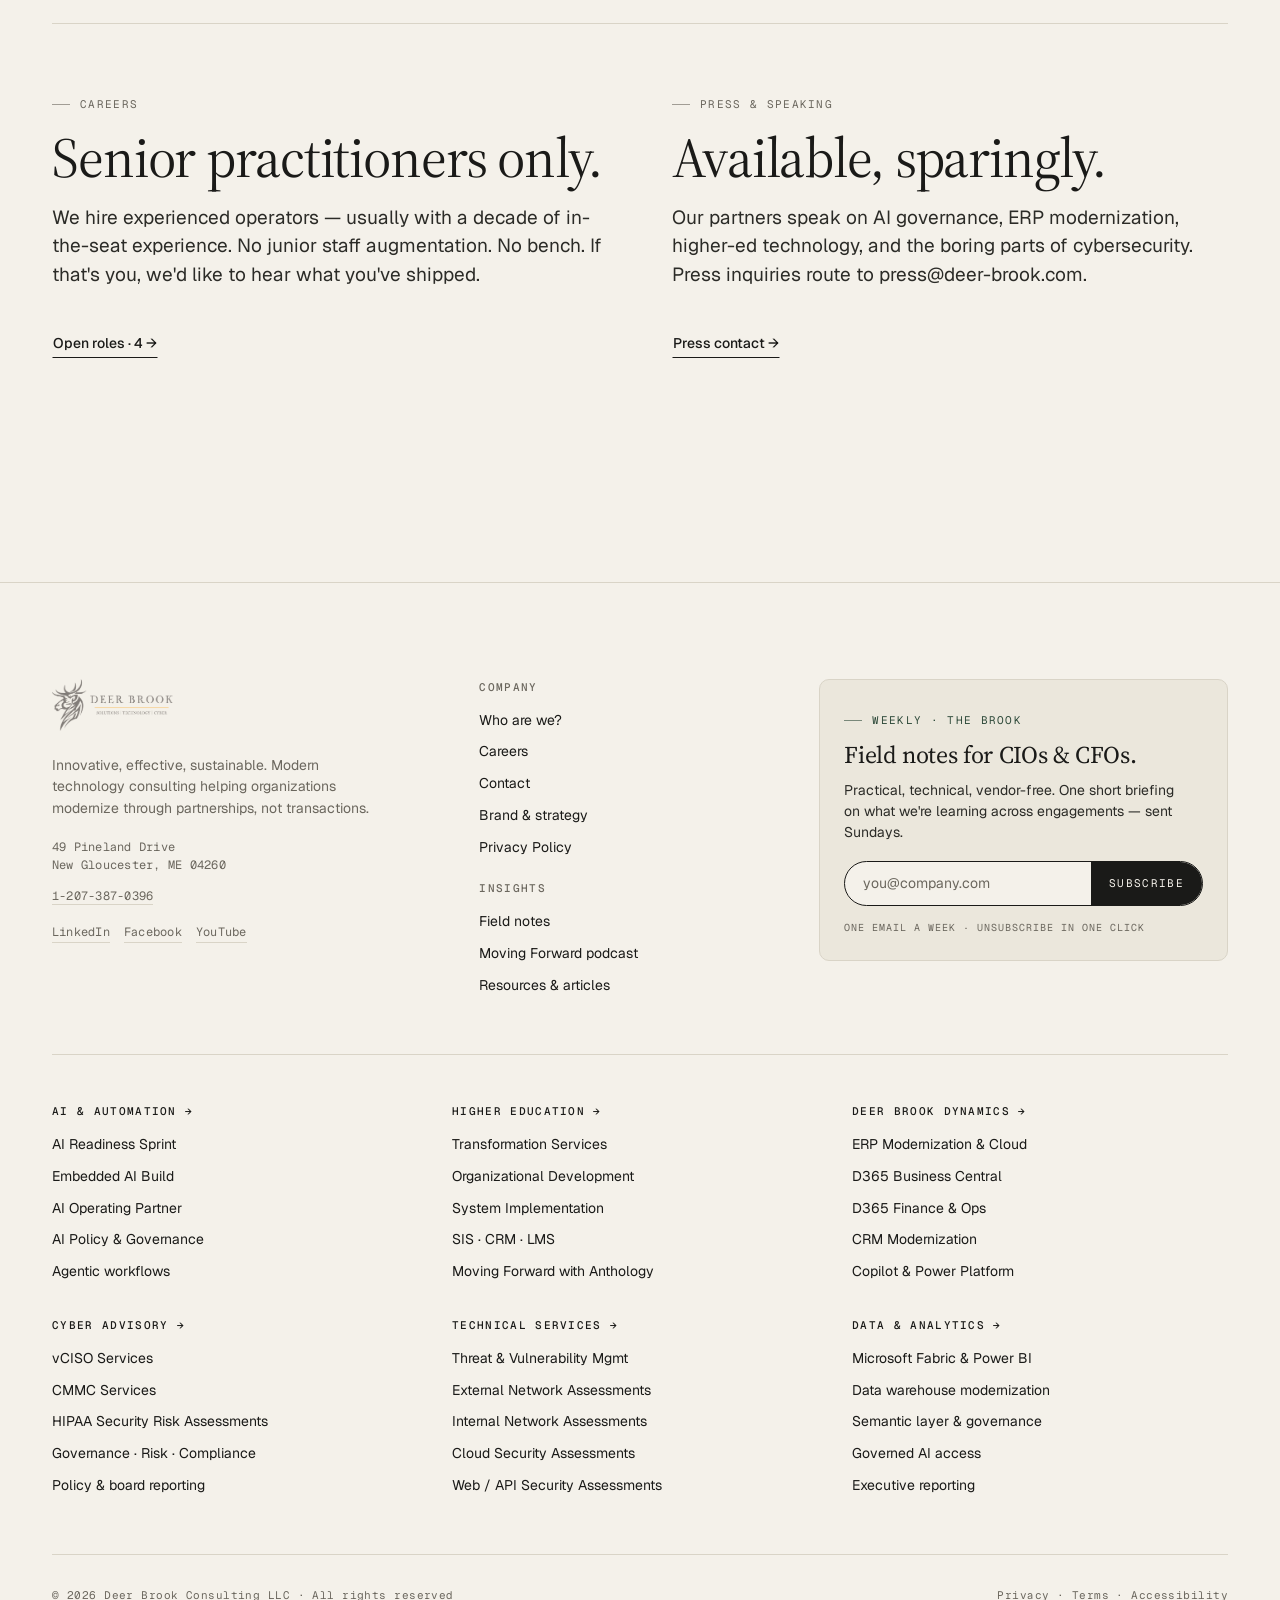
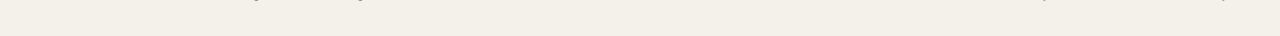
<file: about.html>
<!doctype html>
<html lang="en" data-mode="editorial">
<head>
<meta charset="utf-8" />
<meta name="viewport" content="width=device-width, initial-scale=1" />
<title>About — Deer Brook</title>
<link rel="preconnect" href="https://fonts.googleapis.com" />
<link rel="preconnect" href="https://fonts.gstatic.com" crossorigin />
<link href="https://fonts.googleapis.com/css2?family=Source+Serif+4:opsz,wght@8..60,300;8..60,400;8..60,500&family=Geist:wght@300;400;500;600&family=Geist+Mono:wght@400;500&display=swap" rel="stylesheet" />
<link rel="stylesheet" href="brand.css" />
<style>
  /* Editorial about hero */
  .about-hero { padding: 96px 0 72px; }
  .about-hero h1 {
    font-size: clamp(48px, 6.5vw, 96px);
    line-height: 0.98;
    letter-spacing: -0.025em;
    max-width: 18ch;
  }
  .about-hero h1 em { color: var(--forest); font-style: italic; font-weight: 300; }
  .about-hero .lead { font-size: 22px; max-width: 56ch; margin-top: 36px; }

  /* Manifesto */
  .manifesto {
    background: var(--paper-2);
    border-top: 1px solid var(--rule);
    border-bottom: 1px solid var(--rule);
  }
  .manifesto-grid {
    display: grid;
    grid-template-columns: 1fr 2fr;
    gap: 64px;
    align-items: start;
  }
  @media (max-width: 800px) { .manifesto-grid { grid-template-columns: 1fr; gap: 24px; } }
  .manifesto-body p {
    font-family: var(--font-display);
    font-size: 28px;
    line-height: 1.3;
    letter-spacing: -0.01em;
    color: var(--ink);
    max-width: 32ch;
    margin: 0 0 28px;
    text-wrap: pretty;
  }
  .manifesto-body p em { color: var(--forest); font-style: italic; }
  /* Three behaviors variant */
  .manifesto-body p:not(.behavior-line) {
    font-size: clamp(40px, 5vw, 64px);
    line-height: 1;
    letter-spacing: -0.025em;
    max-width: none;
    margin-bottom: 16px;
    display: flex;
    align-items: baseline;
    gap: 18px;
  }
  .manifesto-body .behavior-tag {
    font-family: var(--font-mono);
    font-size: 12px;
    color: var(--forest);
    letter-spacing: 0.12em;
    font-weight: 400;
  }
  .manifesto-body p.behavior-line {
    font-family: var(--font-sans);
    font-size: 17px;
    line-height: 1.55;
    color: var(--ink-2);
    letter-spacing: 0;
    max-width: 56ch;
    margin: 0 0 48px;
    padding-left: 36px;
    border-left: 1px solid var(--rule);
  }
  .manifesto-body p.behavior-line:last-child { margin-bottom: 0; }

  /* Principles */
  .principles {
    display: grid;
    grid-template-columns: repeat(2, 1fr);
    gap: 0;
    border-top: 1px solid var(--rule);
    border-left: 1px solid var(--rule);
  }
  .principle {
    border-right: 1px solid var(--rule);
    border-bottom: 1px solid var(--rule);
    padding: 40px;
  }
  .principle .n { font-family: var(--font-mono); font-size: 11px; color: var(--muted); letter-spacing: 0.12em; text-transform: uppercase; }
  .principle h3 {
    font-family: var(--font-display);
    font-weight: 400;
    font-size: 32px;
    letter-spacing: -0.015em;
    margin: 20px 0 14px;
    line-height: 1.1;
  }
  .principle p { color: var(--ink-2); font-size: 16px; max-width: 48ch; margin: 0; }
  @media (max-width: 720px) { .principles { grid-template-columns: 1fr; } }

  /* Leadership */
  .leaders {
    display: grid;
    grid-template-columns: repeat(4, 1fr);
    gap: 32px;
    margin-top: 56px;
  }
  @media (max-width: 1000px) { .leaders { grid-template-columns: repeat(2, 1fr); } }
  @media (max-width: 560px) { .leaders { grid-template-columns: 1fr; } }
  .leader {
    display: flex;
    flex-direction: column;
    gap: 14px;
  }
  .leader .portrait {
    aspect-ratio: 4/5;
    background:
      repeating-linear-gradient(135deg, var(--paper-2) 0, var(--paper-2) 1px, var(--paper-3) 1px, var(--paper-3) 16px);
    border: 1px solid var(--rule);
    border-radius: var(--radius-lg);
    position: relative;
    overflow: hidden;
    display: flex;
    align-items: end;
    padding: 14px;
    color: var(--muted);
    font-family: var(--font-mono);
    font-size: 10px;
    letter-spacing: 0.08em;
    text-transform: uppercase;
  }
  .leader h4 {
    font-family: var(--font-display);
    font-weight: 400;
    font-size: 24px;
    letter-spacing: -0.01em;
    margin: 8px 0 0;
  }
  .leader .role { font-family: var(--font-mono); font-size: 11px; color: var(--muted); letter-spacing: 0.08em; text-transform: uppercase; margin-bottom: 6px; }
  .leader .bio { font-size: 14px; color: var(--ink-2); margin: 0; }

  /* Timeline */
  .timeline {
    border-top: 1px solid var(--ink);
    margin-top: 32px;
  }
  .tl-row {
    display: grid;
    grid-template-columns: 120px 1fr 1.4fr;
    gap: 48px;
    padding: 28px 0;
    border-bottom: 1px solid var(--rule);
    align-items: baseline;
  }
  @media (max-width: 800px) { .tl-row { grid-template-columns: 80px 1fr; } .tl-row .tl-body { grid-column: 1 / -1; padding-left: 80px; } }
  .tl-year { font-family: var(--font-mono); font-size: 13px; color: var(--forest); letter-spacing: 0.08em; }
  .tl-title { font-family: var(--font-display); font-size: 26px; letter-spacing: -0.01em; line-height: 1.15; }
  .tl-body { font-size: 15px; color: var(--ink-2); max-width: 56ch; }

  /* Stats */
  .by-numbers {
    display: grid;
    grid-template-columns: repeat(4, 1fr);
    gap: 0;
    border-top: 1px solid var(--rule);
    border-bottom: 1px solid var(--rule);
    margin: 48px 0;
  }
  .by-numbers > div { padding: 36px 24px; border-right: 1px solid var(--rule); }
  .by-numbers > div:last-child { border-right: 0; }
  .by-numbers .k { font-family: var(--font-display); font-size: 56px; letter-spacing: -0.025em; line-height: 1; }
  .by-numbers .v { font-family: var(--font-mono); font-size: 11px; color: var(--muted); letter-spacing: 0.08em; text-transform: uppercase; margin-top: 10px; }
  @media (max-width: 800px) { .by-numbers { grid-template-columns: 1fr 1fr; } .by-numbers > div:nth-child(2n) { border-right: 0; } .by-numbers > div:not(:nth-last-child(-n+2)) { border-bottom: 1px solid var(--rule); } }

  /* Mode toggle */
  .mode-toggle { position: fixed; bottom: 20px; right: 20px; z-index: 100; background: var(--paper); border: 1px solid var(--ink); border-radius: 999px; padding: 4px; display: inline-flex; box-shadow: 0 8px 24px rgba(0,0,0,0.08); }
  .mode-toggle button { border: 0; background: transparent; color: var(--ink); font-family: var(--font-mono); font-size: 10px; letter-spacing: 0.12em; text-transform: uppercase; padding: 8px 14px; border-radius: 999px; cursor: pointer; }
  .mode-toggle button.active { background: var(--ink); color: var(--paper); }
  [data-mode="bold"] .mode-toggle { background: var(--paper-2); border-color: var(--forest); }
  [data-mode="bold"] .mode-toggle button.active { background: var(--forest); color: #0E100D; }
</style>
</head>
<body data-screen-label="about">

<header class="nav">
  <div class="nav-inner">
    <a href="index.html" class="brand" aria-label="Deer Brook — home"></a>
    <nav class="nav-links">
      <a href="home.html">Home</a>
      <a href="practice.html">Practices</a>
      <a href="about.html" class="active">About</a>
      <a href="contact.html">Contact</a>
      <a href="strategy.html">Strategy brief</a>
    </nav>
    <a href="contact.html" class="btn btn-primary">
      Start a conversation
      <svg class="arrow" width="14" height="14" viewBox="0 0 14 14" fill="none"><path d="M2 7h10M8 3l4 4-4 4" stroke="currentColor" stroke-width="1.4" stroke-linecap="round" stroke-linejoin="round"/></svg>
    </a>
  </div>
</header>

<!-- Hero -->
<section class="about-hero">
  <div class="container">
    <span class="eyebrow">About Deer Brook · Who are we?</span>
    <h1 style="margin-top: 28px;">We're not your typical consultants — we've <em>been where you are.</em></h1>
    <p class="lead">Deer Brook has experts who've worked inside higher education, ERP and finance modernization, and regulated cybersecurity environments. We meet you where you are, then craft technology solutions to fit your organization and your people. Innovative, effective, sustainable — and tailored, not templated.</p>
  </div>
</section>

<!-- Three behaviors -->
<section class="manifesto">
  <div class="container">
    <div class="manifesto-grid">
      <div>
        <span class="eyebrow">Our three behaviors</span>
        <p class="mono" style="margin-top: 16px; color: var(--ink-2); max-width: 22ch; line-height: 1.6;">Everything else — practices, partner status, point of view — is downstream of these three things. They are the simplest description of what Deer Brook actually does.</p>
      </div>
      <div class="manifesto-body">
        <p><span class="behavior-tag">01</span>Be <em>there.</em></p>
        <p class="behavior-line">In the room. On the line. Inside the system when it matters. The person you meet in the first conversation is the person doing the work — and they don't leave when delivery starts. Presence is the precondition for everything else.</p>

        <p><span class="behavior-tag">02</span>Make the <em>move.</em></p>
        <p class="behavior-line">When the analysis is in and the room is waiting, we recommend. We ship. We change the configuration. Converting clarity into action is the hardest thing in consulting, and we don't outsource it back to the client.</p>

        <p><span class="behavior-tag">03</span>Choose a <em>better way.</em></p>
        <p class="behavior-line">The default path is rarely the best one. We push for the cleaner architecture, the more durable system, the AI-native pattern over the bolt-on — and then we make it real, without the upgrade theater that wastes a year of your team's time.</p>
      </div>
    </div>
  </div>
</section>

<!-- Principles -->
<section>
  <div class="container">
    <div class="section-head">
      <div>
        <span class="eyebrow">Operating principles</span>
        <h2 style="margin-top: 20px;">How we work, in eight rules.</h2>
      </div>
      <div>
        <p class="lead">Written down so they survive growth. Reviewed quarterly by every partner.</p>
      </div>
    </div>

    <div class="principles">
      <div class="principle">
        <span class="n">01</span>
        <h3>Senior people on the keyboard.</h3>
        <p>The person you meet in the room is the person doing the work. No bait-and-switch staffing.</p>
      </div>
      <div class="principle">
        <span class="n">02</span>
        <h3>Working software beats working decks.</h3>
        <p>If we can show it running by week three, we will. Demos every week. Slides only when they help.</p>
      </div>
      <div class="principle">
        <span class="n">03</span>
        <h3>Vendor-agnostic, in writing.</h3>
        <p>We don't accept vendor referral fees. Our partner status reflects deep capability, not paid placement.</p>
      </div>
      <div class="principle">
        <span class="n">04</span>
        <h3>Eval before model.</h3>
        <p>What "good enough to ship" means gets defined and signed off before we touch infrastructure.</p>
      </div>
      <div class="principle">
        <span class="n">05</span>
        <h3>Documentation is the deliverable.</h3>
        <p>The system we leave behind is the runbook. If we wrote it and didn't write down why, we didn't ship.</p>
      </div>
      <div class="principle">
        <span class="n">06</span>
        <h3>Hand over the keys, on purpose.</h3>
        <p>The point is not to be needed forever. Enablement is part of every milestone, not an afterthought.</p>
      </div>
      <div class="principle">
        <span class="n">07</span>
        <h3>Say no, on day one if necessary.</h3>
        <p>If the engagement isn't a fit, we say so before scoping. We'd rather refer you well than under-deliver.</p>
      </div>
      <div class="principle">
        <span class="n">08</span>
        <h3>Publish what we learn.</h3>
        <p>Field notes go out weekly. Templates, playbooks, and policies are open. We get better when we teach.</p>
      </div>
    </div>
  </div>
</section>

<!-- By the numbers -->
<section class="compact" style="padding-top: 0;">
  <div class="container">
    <span class="eyebrow">The Deer Brook Difference</span>
    <h2 style="margin-top: 16px;">Why organizations choose us as their long-term partner.</h2>
    <div class="by-numbers">
      <div><div class="k">Partnership</div><div class="v">not transactional consulting</div></div>
      <div><div class="k">Cross-domain</div><div class="v">insight no single-industry shop has</div></div>
      <div><div class="k">Tailored</div><div class="v">crafted, not templated</div></div>
      <div><div class="k">Defensible</div><div class="v">innovative, effective, sustainable</div></div>
    </div>
  </div>
</section>

<!-- Leadership -->
<section>
  <div class="container">
    <div class="section-head">
      <div>
        <span class="eyebrow">Leadership · who are we?</span>
        <h2 style="margin-top: 20px;">The people accountable.</h2>
      </div>
      <div>
        <p class="lead">A senior practitioner-led firm. The person you meet in the first conversation is the person doing the work — daily, weekly, or quarterly, depending on what you need. Bios below are placeholders pending the formal team page; replace with the leadership roster from <span class="mono">deer-brook.com/who-are-we/</span>.</p>
      </div>
    </div>

    <div class="leaders">
      <div class="leader">
        <div class="portrait">[ portrait · founding partner ]</div>
        <div class="role">Founding Partner</div>
        <h4>[ Name ]</h4>
        <p class="bio">Replace with leadership bio from Who Are We page. Founding partner narrative — origin, focus, current portfolio.</p>
      </div>
      <div class="leader">
        <div class="portrait">[ portrait · higher-ed lead ]</div>
        <div class="role">Partner · Higher Education</div>
        <h4>[ Name ]</h4>
        <p class="bio">Replace with real bio. Leads transformation services, SIS / CRM / LMS implementation, and Moving Forward for Anthology Student customers.</p>
      </div>
      <div class="leader">
        <div class="portrait">[ portrait · dynamics lead ]</div>
        <div class="role">Partner · Deer Brook Dynamics</div>
        <h4>[ Name ]</h4>
        <p class="bio">Replace with real bio. Leads D365 Business Central, F&amp;O, CRM modernization, Copilot, Power Automate, and AI-enabled ERP work.</p>
      </div>
      <div class="leader">
        <div class="portrait">[ portrait · cyber advisory ]</div>
        <div class="role">Partner · Cyber Advisory</div>
        <h4>[ Name ]</h4>
        <p class="bio">Replace with real bio. Leads vCISO retainers, CMMC readiness, and HIPAA Security Risk Assessments.</p>
      </div>
      <div class="leader">
        <div class="portrait">[ portrait · technical services ]</div>
        <div class="role">Partner · Technical Services</div>
        <h4>[ Name ]</h4>
        <p class="bio">Replace with real bio. Leads threat &amp; vulnerability management, network assessments, and cloud / Web / API security work.</p>
      </div>
      <div class="leader">
        <div class="portrait">[ portrait · delivery ]</div>
        <div class="role">Partner · Delivery</div>
        <h4>[ Name ]</h4>
        <p class="bio">Replace with real bio. Cross-vertical delivery, engagement quality, and post-launch support.</p>
      </div>
    </div>
  </div>
</section>

<!-- Difference detail -->
<section style="background: var(--paper-2); border-top: 1px solid var(--rule); border-bottom: 1px solid var(--rule);">
  <div class="container">
    <div class="section-head">
      <div>
        <span class="eyebrow">The three commitments</span>
        <h2 style="margin-top: 20px;">What "the Deer Brook difference" actually means.</h2>
      </div>
      <div>
        <p class="lead">Written for the client, not for the brochure. Each one is something a client can hold us accountable to.</p>
      </div>
    </div>

    <div class="timeline">
      <div class="tl-row">
        <span class="tl-year">01</span>
        <span class="tl-title">Partnerships, not transactions.</span>
        <p class="tl-body">We're not consultants who come and go. We're an extension of your team. We adapt our involvement to what you need — daily, weekly, or quarterly. You're not getting a service; you're getting a partner invested in your success.</p>
      </div>
      <div class="tl-row">
        <span class="tl-year">02</span>
        <span class="tl-title">Industry expertise &amp; cross-domain insights.</span>
        <p class="tl-body">Our diverse expertise is your wealth of opportunity. Our teams move across higher education, finance, cybersecurity, and ERP — giving you cross-domain insight that single-industry consultants can't offer.</p>
      </div>
      <div class="tl-row">
        <span class="tl-year">03</span>
        <span class="tl-title">Tailored solutions, not playbooks.</span>
        <p class="tl-body">Technology is a people process, too. That's why we craft an approach that'll make you successful, instead of imposing a one-size-fits-all solution. We meet you where you are, and guide you where you need to go.</p>
      </div>
      <div class="tl-row">
        <span class="tl-year">04</span>
        <span class="tl-title">Defensible by design.</span>
        <p class="tl-body">Innovative, effective, sustainable. We build for the audit trail, the board review, and the long-term operator — not just the launch demo. CMMC, HIPAA, and regulatory readiness are first-class concerns from day one.</p>
      </div>
    </div>
  </div>
</section>

<!-- Careers / closing -->
<section>
  <div class="container">
    <div style="border-top: 1px solid var(--rule); padding-top: 64px; display: grid; grid-template-columns: 1fr 1fr; gap: 64px;">
      <div>
        <span class="eyebrow">Careers</span>
        <h2 style="margin-top: 16px; font-size: clamp(36px, 4.5vw, 56px);">Senior practitioners only.</h2>
        <p class="lead muted" style="margin-top: 16px;">We hire experienced operators — usually with a decade of in-the-seat experience. No junior staff augmentation. No bench. If that's you, we'd like to hear what you've shipped.</p>
        <a href="#" class="btn btn-link" style="margin-top: 24px;">Open roles · 4 →</a>
      </div>
      <div>
        <span class="eyebrow">Press &amp; speaking</span>
        <h2 style="margin-top: 16px; font-size: clamp(36px, 4.5vw, 56px);">Available, sparingly.</h2>
        <p class="lead muted" style="margin-top: 16px;">Our partners speak on AI governance, ERP modernization, higher-ed technology, and the boring parts of cybersecurity. Press inquiries route to press@deer-brook.com.</p>
        <a href="contact.html" class="btn btn-link" style="margin-top: 24px;">Press contact →</a>
      </div>
    </div>
  </div>
</section>

<footer class="footer">
  <div class="container">
    <div class="footer-meta">
      <div class="footer-brand">
        <a href="index.html" class="brand" aria-label="Deer Brook — home"></a>
        <p class="muted" style="font-size: 14px; max-width: 36ch; margin-top: 16px;">Innovative, effective, sustainable. Modern technology consulting helping organizations modernize through partnerships, not transactions.</p>
        <p class="mono" style="margin-top: 18px;">49 Pineland Drive<br />New Gloucester, ME 04260</p>
        <p class="mono" style="margin-top: 6px;"><a href="tel:+12073870396" style="border-bottom: 1px solid var(--rule);">1-207-387-0396</a></p>
        <div style="display: flex; gap: 14px; margin-top: 18px;" class="mono">
          <a href="https://www.linkedin.com/company/deerbrookcyber" target="_blank" rel="noopener" style="border-bottom: 1px solid var(--rule);">LinkedIn</a>
          <a href="https://www.facebook.com/deerbrookcyber" target="_blank" rel="noopener" style="border-bottom: 1px solid var(--rule);">Facebook</a>
          <a href="https://www.youtube.com/@deerbrookcyber" target="_blank" rel="noopener" style="border-bottom: 1px solid var(--rule);">YouTube</a>
        </div>
      </div>
      <div class="footer-actions">
        <h6>Company</h6>
        <ul>
          <li><a href="about.html">Who are we?</a></li>
          <li><a href="about.html#careers">Careers</a></li>
          <li><a href="contact.html">Contact</a></li>
          <li><a href="strategy.html">Brand &amp; strategy</a></li>
          <li><a href="#">Privacy Policy</a></li>
        </ul>
        <h6 style="margin-top: 22px;">Insights</h6>
        <ul>
          <li><a href="#">Field notes</a></li>
          <li><a href="#">Moving Forward podcast</a></li>
          <li><a href="#">Resources &amp; articles</a></li>
        </ul>
      </div>
      <div class="footer-newsletter" id="brook-signup">
        <span class="eyebrow">Weekly · The Brook</span>
        <h5>Field notes for CIOs &amp; CFOs.</h5>
        <p>Practical, technical, vendor-free. One short briefing on what we're learning across engagements — sent Sundays.</p>
        <form onsubmit="event.preventDefault(); this.closest('.footer-newsletter').classList.add('subscribed'); this.querySelector('button').textContent='Subscribed \u2713';">
          <input type="email" required placeholder="you@company.com" aria-label="Email address" />
          <button type="submit">Subscribe</button>
        </form>
        <div class="meta">One email a week · unsubscribe in one click</div>
      </div>
    </div>

    <div class="footer-services six">
      <div class="footer-svc">
        <h6><a href="practice.html">AI &amp; Automation →</a></h6>
        <ul>
          <li><a href="practice.html">AI Readiness Sprint</a></li>
          <li><a href="practice.html">Embedded AI Build</a></li>
          <li><a href="practice.html">AI Operating Partner</a></li>
          <li><a href="practice.html">AI Policy &amp; Governance</a></li>
          <li><a href="practice.html">Agentic workflows</a></li>
        </ul>
      </div>
      <div class="footer-svc">
        <h6><a href="practice-higher-ed.html">Higher Education →</a></h6>
        <ul>
          <li><a href="practice-higher-ed.html">Transformation Services</a></li>
          <li><a href="practice-higher-ed.html">Organizational Development</a></li>
          <li><a href="practice-higher-ed.html">System Implementation</a></li>
          <li><a href="practice-higher-ed.html">SIS · CRM · LMS</a></li>
          <li><a href="practice-higher-ed.html">Moving Forward with Anthology</a></li>
        </ul>
      </div>
      <div class="footer-svc">
        <h6><a href="practice-dynamics.html">Deer Brook Dynamics →</a></h6>
        <ul>
          <li><a href="practice-dynamics.html">ERP Modernization &amp; Cloud</a></li>
          <li><a href="practice-dynamics.html">D365 Business Central</a></li>
          <li><a href="practice-dynamics.html">D365 Finance &amp; Ops</a></li>
          <li><a href="practice-dynamics.html">CRM Modernization</a></li>
          <li><a href="practice-dynamics.html">Copilot &amp; Power Platform</a></li>
        </ul>
      </div>
      <div class="footer-svc">
        <h6><a href="practice-cyber.html">Cyber Advisory →</a></h6>
        <ul>
          <li><a href="practice-cyber.html">vCISO Services</a></li>
          <li><a href="practice-cyber.html">CMMC Services</a></li>
          <li><a href="practice-cyber.html">HIPAA Security Risk Assessments</a></li>
          <li><a href="practice-cyber.html">Governance · Risk · Compliance</a></li>
          <li><a href="practice-cyber.html">Policy &amp; board reporting</a></li>
        </ul>
      </div>
      <div class="footer-svc">
        <h6><a href="practice-technical.html">Technical Services →</a></h6>
        <ul>
          <li><a href="practice-technical.html">Threat &amp; Vulnerability Mgmt</a></li>
          <li><a href="practice-technical.html">External Network Assessments</a></li>
          <li><a href="practice-technical.html">Internal Network Assessments</a></li>
          <li><a href="practice-technical.html">Cloud Security Assessments</a></li>
          <li><a href="practice-technical.html">Web / API Security Assessments</a></li>
        </ul>
      </div>
      <div class="footer-svc">
        <h6><a href="practice-data.html">Data &amp; Analytics →</a></h6>
        <ul>
          <li><a href="practice-data.html">Microsoft Fabric &amp; Power BI</a></li>
          <li><a href="practice-data.html">Data warehouse modernization</a></li>
          <li><a href="practice-data.html">Semantic layer &amp; governance</a></li>
          <li><a href="practice-data.html">Governed AI access</a></li>
          <li><a href="practice-data.html">Executive reporting</a></li>
        </ul>
      </div>
    </div>

    <div class="footer-legal">
      <span>© 2026 Deer Brook Consulting LLC · All rights reserved</span>
      <span>Privacy · Terms · Accessibility</span>
    </div>
  </div>
</footer>

<div class="mode-toggle" role="group" aria-label="Visual direction">
  <button id="modeEditorial" class="active">Editorial</button>
  <button id="modeBold">Bold</button>
</div>

<script src="brand.js"></script>
<script>
  const root = document.documentElement;
  const editBtn = document.getElementById('modeEditorial');
  const boldBtn = document.getElementById('modeBold');
  function applyMode(m) {
    root.setAttribute('data-mode', m);
    editBtn.classList.toggle('active', m === 'editorial');
    boldBtn.classList.toggle('active', m === 'bold');
    localStorage.setItem('db-mode', m);
  }
  editBtn.addEventListener('click', () => applyMode('editorial'));
  boldBtn.addEventListener('click', () => applyMode('bold'));
  applyMode(localStorage.getItem('db-mode') || 'editorial');

  document.querySelectorAll('section, .principle, .leader, .tl-row').forEach(el => el.classList.add('reveal'));
</script>
</body>
</html>
</file>
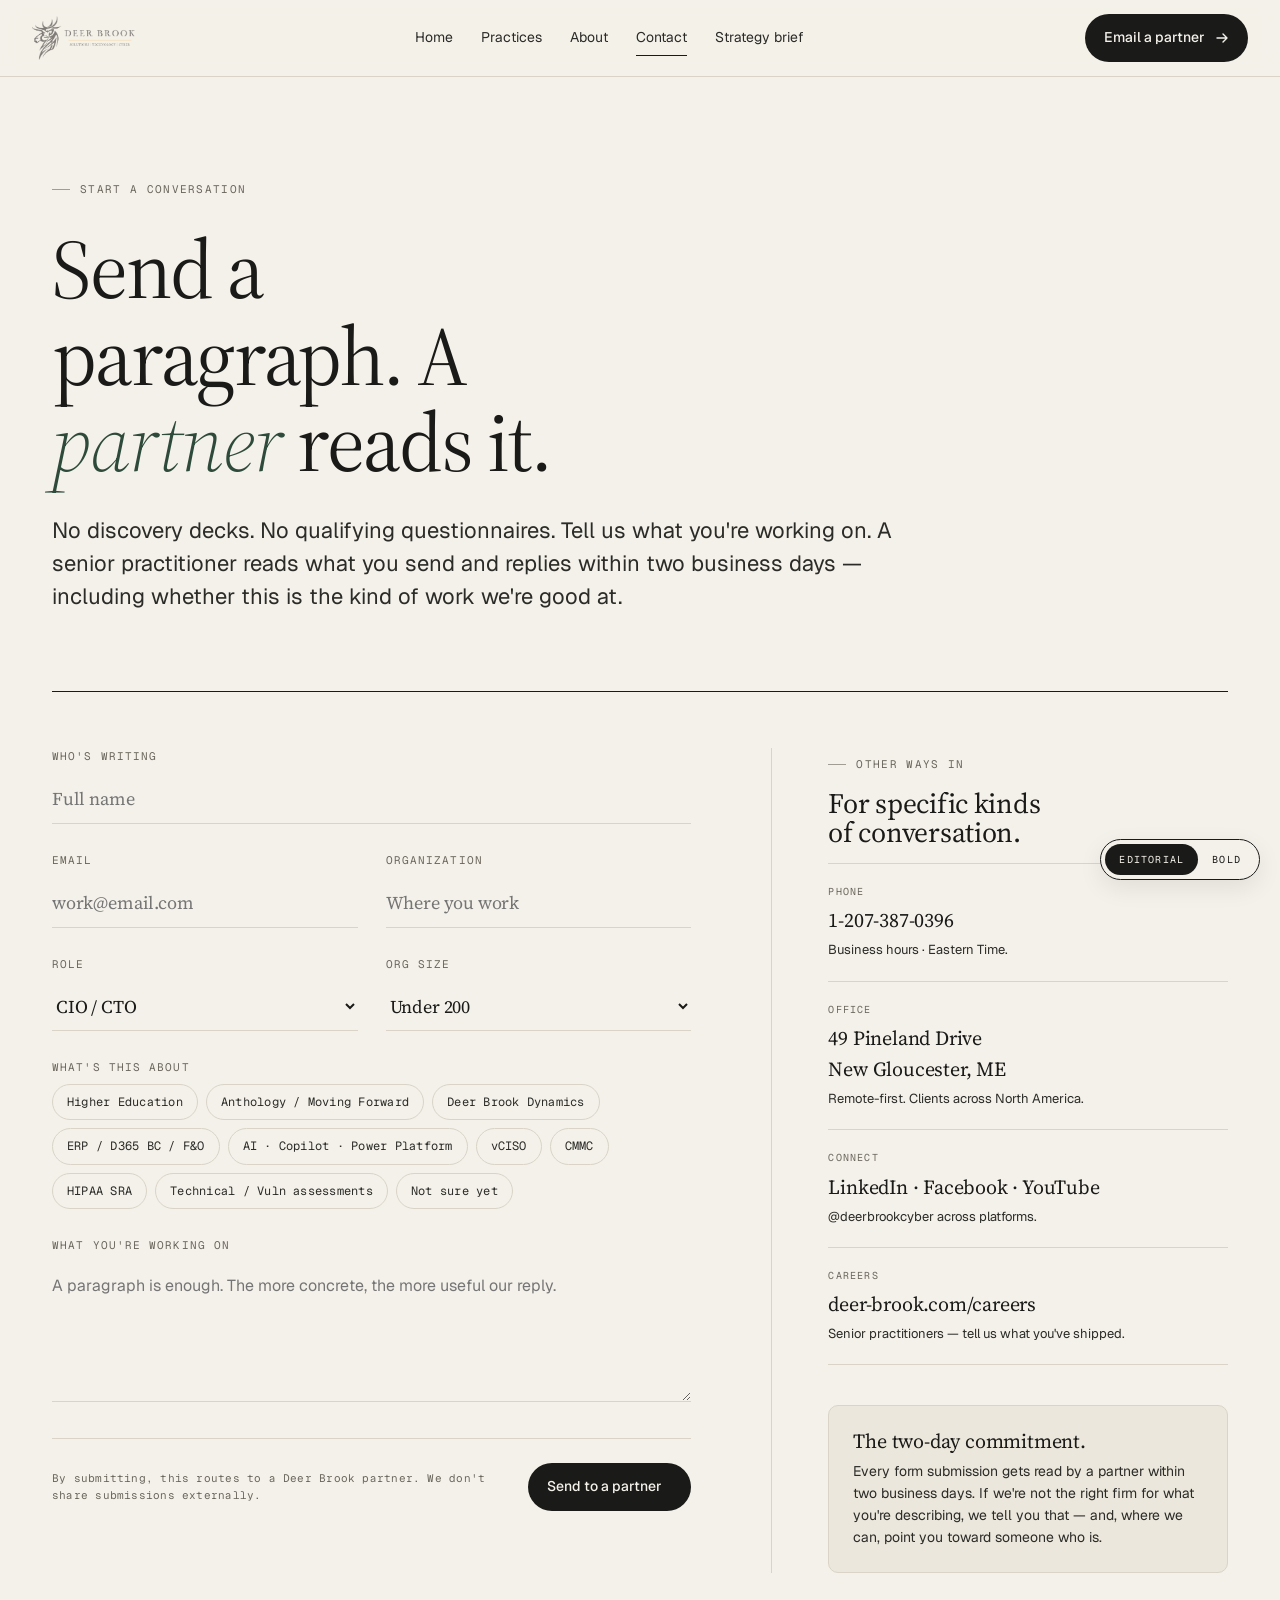
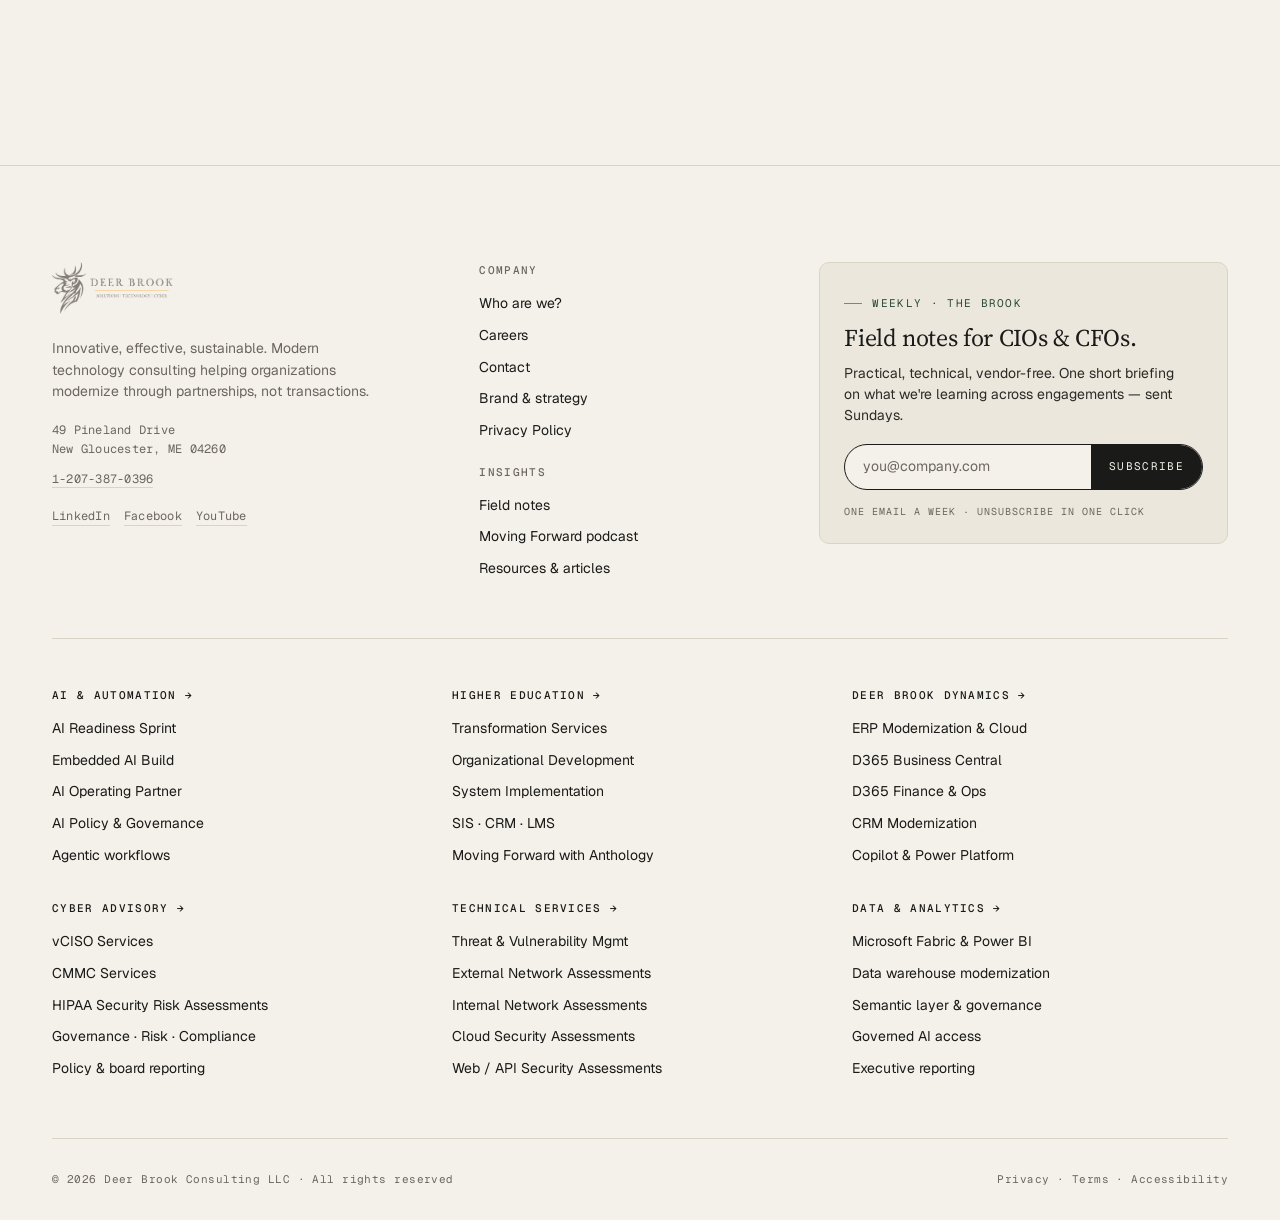
<file: contact.html>
<!doctype html>
<html lang="en" data-mode="editorial">
<head>
<meta charset="utf-8" />
<meta name="viewport" content="width=device-width, initial-scale=1" />
<title>Contact — Deer Brook</title>
<link rel="preconnect" href="https://fonts.googleapis.com" />
<link rel="preconnect" href="https://fonts.gstatic.com" crossorigin />
<link href="https://fonts.googleapis.com/css2?family=Source+Serif+4:opsz,wght@8..60,300;8..60,400;8..60,500&family=Geist:wght@300;400;500;600&family=Geist+Mono:wght@400;500&display=swap" rel="stylesheet" />
<link rel="stylesheet" href="brand.css" />
<style>
  .contact-hero { padding: 96px 0 56px; }
  .contact-hero h1 { font-size: clamp(48px, 6.5vw, 96px); letter-spacing: -0.025em; max-width: 14ch; }
  .contact-hero h1 em { color: var(--forest); font-style: italic; font-weight: 300; }
  .contact-hero .lead { font-size: 22px; margin-top: 28px; max-width: 56ch; }

  .contact-grid {
    display: grid;
    grid-template-columns: 1.4fr 1fr;
    gap: 80px;
    padding-bottom: 96px;
    border-top: 1px solid var(--ink);
    padding-top: 56px;
  }
  @media (max-width: 960px) { .contact-grid { grid-template-columns: 1fr; gap: 48px; } }

  /* Form */
  .form { display: flex; flex-direction: column; gap: 28px; }
  .field { display: flex; flex-direction: column; gap: 8px; }
  .field label {
    font-family: var(--font-mono);
    font-size: 11px;
    letter-spacing: 0.1em;
    text-transform: uppercase;
    color: var(--muted);
  }
  .field input, .field textarea, .field select {
    background: transparent;
    border: 0;
    border-bottom: 1px solid var(--rule);
    padding: 12px 0 10px;
    font: inherit;
    font-size: 18px;
    color: var(--ink);
    outline: none;
    border-radius: 0;
    font-family: var(--font-display);
    letter-spacing: -0.01em;
  }
  .field textarea {
    font-family: var(--font-sans);
    font-size: 16px;
    letter-spacing: 0;
    line-height: 1.5;
    min-height: 140px;
    resize: vertical;
  }
  .field input:focus, .field textarea:focus, .field select:focus { border-bottom-color: var(--ink); }
  .field-row { display: grid; grid-template-columns: 1fr 1fr; gap: 28px; }
  @media (max-width: 600px) { .field-row { grid-template-columns: 1fr; } }

  .chip-row { display: flex; flex-wrap: wrap; gap: 8px; }
  .chip-select {
    padding: 8px 14px;
    border: 1px solid var(--rule);
    border-radius: 999px;
    font-family: var(--font-mono);
    font-size: 12px;
    letter-spacing: 0.02em;
    cursor: pointer;
    background: transparent;
    color: var(--ink-2);
    transition: all 0.15s ease;
  }
  .chip-select.on { background: var(--ink); color: var(--paper); border-color: var(--ink); }
  [data-mode="bold"] .chip-select.on { background: var(--forest); color: #0E100D; border-color: var(--forest); }

  .form-submit {
    display: flex;
    justify-content: space-between;
    align-items: center;
    border-top: 1px solid var(--rule);
    padding-top: 24px;
    margin-top: 8px;
  }
  .form-submit .mono { font-size: 11px; }

  .form-success {
    display: none;
    padding: 28px;
    background: var(--paper-2);
    border: 1px solid var(--forest);
    border-radius: var(--radius-lg);
    color: var(--ink);
  }
  .form-success.visible { display: block; }
  .form-success h3 { font-family: var(--font-display); font-size: 28px; letter-spacing: -0.01em; margin-bottom: 12px; }

  /* Side panel */
  .side {
    border-left: 1px solid var(--rule);
    padding-left: 56px;
  }
  @media (max-width: 960px) { .side { border-left: 0; padding-left: 0; padding-top: 32px; border-top: 1px solid var(--rule); } }
  .side h3 { font-family: var(--font-display); font-size: 28px; letter-spacing: -0.01em; margin-bottom: 16px; }
  .side .item { padding: 20px 0; border-bottom: 1px solid var(--rule); }
  .side .item:first-of-type { border-top: 1px solid var(--rule); }
  .side .item .label { font-family: var(--font-mono); font-size: 10px; letter-spacing: 0.12em; text-transform: uppercase; color: var(--muted); margin-bottom: 6px; }
  .side .item .v { font-family: var(--font-display); font-size: 20px; letter-spacing: -0.01em; }
  .side .item .meta { font-size: 13px; color: var(--ink-2); margin-top: 4px; }

  .commitment {
    margin-top: 40px;
    padding: 24px;
    background: var(--paper-2);
    border-radius: var(--radius-lg);
    border: 1px solid var(--rule);
  }
  .commitment h4 { font-family: var(--font-display); font-weight: 400; font-size: 20px; letter-spacing: -0.01em; margin-bottom: 8px; }
  .commitment p { font-size: 14px; color: var(--ink-2); margin: 0; }

  /* Mode toggle */
  .mode-toggle { position: fixed; bottom: 20px; right: 20px; z-index: 100; background: var(--paper); border: 1px solid var(--ink); border-radius: 999px; padding: 4px; display: inline-flex; box-shadow: 0 8px 24px rgba(0,0,0,0.08); }
  .mode-toggle button { border: 0; background: transparent; color: var(--ink); font-family: var(--font-mono); font-size: 10px; letter-spacing: 0.12em; text-transform: uppercase; padding: 8px 14px; border-radius: 999px; cursor: pointer; }
  .mode-toggle button.active { background: var(--ink); color: var(--paper); }
  [data-mode="bold"] .mode-toggle { background: var(--paper-2); border-color: var(--forest); }
  [data-mode="bold"] .mode-toggle button.active { background: var(--forest); color: #0E100D; }
</style>
</head>
<body data-screen-label="contact">

<header class="nav">
  <div class="nav-inner">
    <a href="index.html" class="brand" aria-label="Deer Brook — home"></a>
    <nav class="nav-links">
      <a href="home.html">Home</a>
      <a href="practice.html">Practices</a>
      <a href="about.html">About</a>
      <a href="contact.html" class="active">Contact</a>
      <a href="strategy.html">Strategy brief</a>
    </nav>
    <a href="#form" class="btn btn-primary">
      Email a partner
      <svg class="arrow" width="14" height="14" viewBox="0 0 14 14" fill="none"><path d="M2 7h10M8 3l4 4-4 4" stroke="currentColor" stroke-width="1.4" stroke-linecap="round" stroke-linejoin="round"/></svg>
    </a>
  </div>
</header>

<section class="contact-hero">
  <div class="container">
    <span class="eyebrow">Start a conversation</span>
    <h1 style="margin-top: 28px;">Send a paragraph. A <em>partner</em> reads it.</h1>
    <p class="lead">No discovery decks. No qualifying questionnaires. Tell us what you're working on. A senior practitioner reads what you send and replies within two business days — including whether this is the kind of work we're good at.</p>
  </div>
</section>

<div class="container">
  <div class="contact-grid">
    <!-- Form -->
    <form class="form" id="form" novalidate>
      <div class="form-success" id="success">
        <h3>Thanks — we have it.</h3>
        <p style="margin: 0; color: var(--ink-2);">A partner will read your note and reply within two business days. If we're not the right fit, we'll tell you that directly and, where we can, point you toward someone who is.</p>
      </div>

      <div class="field">
        <label>Who's writing</label>
        <input type="text" name="name" placeholder="Full name" required />
      </div>

      <div class="field-row">
        <div class="field">
          <label>Email</label>
          <input type="email" name="email" placeholder="work@email.com" required />
        </div>
        <div class="field">
          <label>Organization</label>
          <input type="text" name="org" placeholder="Where you work" />
        </div>
      </div>

      <div class="field-row">
        <div class="field">
          <label>Role</label>
          <select name="role">
            <option>CIO / CTO</option>
            <option>CFO / Controller</option>
            <option>CISO / Security leader</option>
            <option>IT Director</option>
            <option>Higher-ed leader</option>
            <option>Nonprofit executive</option>
            <option>Operating partner / PE</option>
            <option>Other</option>
          </select>
        </div>
        <div class="field">
          <label>Org size</label>
          <select name="size">
            <option>Under 200</option>
            <option>200–1,000</option>
            <option>1,000–5,000</option>
            <option>5,000–20,000</option>
            <option>Over 20,000</option>
          </select>
        </div>
      </div>

      <div class="field">
        <label>What's this about</label>
        <div class="chip-row" id="chipRow">
          <button type="button" class="chip-select" data-v="he">Higher Education</button>
          <button type="button" class="chip-select" data-v="anthology">Anthology / Moving Forward</button>
          <button type="button" class="chip-select" data-v="dynamics">Deer Brook Dynamics</button>
          <button type="button" class="chip-select" data-v="erp">ERP / D365 BC / F&amp;O</button>
          <button type="button" class="chip-select" data-v="ai">AI · Copilot · Power Platform</button>
          <button type="button" class="chip-select" data-v="vciso">vCISO</button>
          <button type="button" class="chip-select" data-v="cmmc">CMMC</button>
          <button type="button" class="chip-select" data-v="hipaa">HIPAA SRA</button>
          <button type="button" class="chip-select" data-v="tech">Technical / Vuln assessments</button>
          <button type="button" class="chip-select" data-v="other">Not sure yet</button>
        </div>
      </div>

      <div class="field">
        <label>What you're working on</label>
        <textarea name="message" placeholder="A paragraph is enough. The more concrete, the more useful our reply." required></textarea>
      </div>

      <div class="form-submit">
        <span class="mono muted">By submitting, this routes to a Deer Brook partner. We don't share submissions externally.</span>
        <button type="submit" class="btn btn-primary">
          Send to a partner
          <svg class="arrow" width="14" height="14" viewBox="0 0 14 14" fill="none"><path d="M2 7h10M8 3l4 4-4 4" stroke="currentColor" stroke-width="1.4" stroke-linecap="round" stroke-linejoin="round"/></svg>
        </button>
      </div>
    </form>

    <!-- Side -->
    <aside class="side">
      <span class="eyebrow">Other ways in</span>
      <h3 style="margin-top: 16px;">For specific kinds of conversation.</h3>

      <div class="item">
        <div class="label">Phone</div>
        <div class="v"><a href="tel:+12073870396">1-207-387-0396</a></div>
        <div class="meta">Business hours · Eastern Time.</div>
      </div>
      <div class="item">
        <div class="label">Office</div>
        <div class="v">49 Pineland Drive<br />New Gloucester, ME</div>
        <div class="meta">Remote-first. Clients across North America.</div>
      </div>
      <div class="item">
        <div class="label">Connect</div>
        <div class="v"><a href="https://www.linkedin.com/company/deerbrookcyber" target="_blank" rel="noopener">LinkedIn</a> · <a href="https://www.facebook.com/deerbrookcyber" target="_blank" rel="noopener">Facebook</a> · <a href="https://www.youtube.com/@deerbrookcyber" target="_blank" rel="noopener">YouTube</a></div>
        <div class="meta">@deerbrookcyber across platforms.</div>
      </div>
      <div class="item">
        <div class="label">Careers</div>
        <div class="v"><a href="https://deer-brook.com/careers/" target="_blank" rel="noopener">deer-brook.com/careers</a></div>
        <div class="meta">Senior practitioners — tell us what you've shipped.</div>
      </div>

      <div class="commitment">
        <h4>The two-day commitment.</h4>
        <p>Every form submission gets read by a partner within two business days. If we're not the right firm for what you're describing, we tell you that — and, where we can, point you toward someone who is.</p>
      </div>
    </aside>
  </div>
</div>

<footer class="footer">
  <div class="container">
    <div class="footer-meta">
      <div class="footer-brand">
        <a href="index.html" class="brand" aria-label="Deer Brook — home"></a>
        <p class="muted" style="font-size: 14px; max-width: 36ch; margin-top: 16px;">Innovative, effective, sustainable. Modern technology consulting helping organizations modernize through partnerships, not transactions.</p>
        <p class="mono" style="margin-top: 18px;">49 Pineland Drive<br />New Gloucester, ME 04260</p>
        <p class="mono" style="margin-top: 6px;"><a href="tel:+12073870396" style="border-bottom: 1px solid var(--rule);">1-207-387-0396</a></p>
        <div style="display: flex; gap: 14px; margin-top: 18px;" class="mono">
          <a href="https://www.linkedin.com/company/deerbrookcyber" target="_blank" rel="noopener" style="border-bottom: 1px solid var(--rule);">LinkedIn</a>
          <a href="https://www.facebook.com/deerbrookcyber" target="_blank" rel="noopener" style="border-bottom: 1px solid var(--rule);">Facebook</a>
          <a href="https://www.youtube.com/@deerbrookcyber" target="_blank" rel="noopener" style="border-bottom: 1px solid var(--rule);">YouTube</a>
        </div>
      </div>
      <div class="footer-actions">
        <h6>Company</h6>
        <ul>
          <li><a href="about.html">Who are we?</a></li>
          <li><a href="about.html#careers">Careers</a></li>
          <li><a href="contact.html">Contact</a></li>
          <li><a href="strategy.html">Brand &amp; strategy</a></li>
          <li><a href="#">Privacy Policy</a></li>
        </ul>
        <h6 style="margin-top: 22px;">Insights</h6>
        <ul>
          <li><a href="#">Field notes</a></li>
          <li><a href="#">Moving Forward podcast</a></li>
          <li><a href="#">Resources &amp; articles</a></li>
        </ul>
      </div>
      <div class="footer-newsletter" id="brook-signup">
        <span class="eyebrow">Weekly · The Brook</span>
        <h5>Field notes for CIOs &amp; CFOs.</h5>
        <p>Practical, technical, vendor-free. One short briefing on what we're learning across engagements — sent Sundays.</p>
        <form onsubmit="event.preventDefault(); this.closest('.footer-newsletter').classList.add('subscribed'); this.querySelector('button').textContent='Subscribed \u2713';">
          <input type="email" required placeholder="you@company.com" aria-label="Email address" />
          <button type="submit">Subscribe</button>
        </form>
        <div class="meta">One email a week · unsubscribe in one click</div>
      </div>
    </div>

    <div class="footer-services six">
      <div class="footer-svc">
        <h6><a href="practice.html">AI &amp; Automation →</a></h6>
        <ul>
          <li><a href="practice.html">AI Readiness Sprint</a></li>
          <li><a href="practice.html">Embedded AI Build</a></li>
          <li><a href="practice.html">AI Operating Partner</a></li>
          <li><a href="practice.html">AI Policy &amp; Governance</a></li>
          <li><a href="practice.html">Agentic workflows</a></li>
        </ul>
      </div>
      <div class="footer-svc">
        <h6><a href="practice-higher-ed.html">Higher Education →</a></h6>
        <ul>
          <li><a href="practice-higher-ed.html">Transformation Services</a></li>
          <li><a href="practice-higher-ed.html">Organizational Development</a></li>
          <li><a href="practice-higher-ed.html">System Implementation</a></li>
          <li><a href="practice-higher-ed.html">SIS · CRM · LMS</a></li>
          <li><a href="practice-higher-ed.html">Moving Forward with Anthology</a></li>
        </ul>
      </div>
      <div class="footer-svc">
        <h6><a href="practice-dynamics.html">Deer Brook Dynamics →</a></h6>
        <ul>
          <li><a href="practice-dynamics.html">ERP Modernization &amp; Cloud</a></li>
          <li><a href="practice-dynamics.html">D365 Business Central</a></li>
          <li><a href="practice-dynamics.html">D365 Finance &amp; Ops</a></li>
          <li><a href="practice-dynamics.html">CRM Modernization</a></li>
          <li><a href="practice-dynamics.html">Copilot &amp; Power Platform</a></li>
        </ul>
      </div>
      <div class="footer-svc">
        <h6><a href="practice-cyber.html">Cyber Advisory →</a></h6>
        <ul>
          <li><a href="practice-cyber.html">vCISO Services</a></li>
          <li><a href="practice-cyber.html">CMMC Services</a></li>
          <li><a href="practice-cyber.html">HIPAA Security Risk Assessments</a></li>
          <li><a href="practice-cyber.html">Governance · Risk · Compliance</a></li>
          <li><a href="practice-cyber.html">Policy &amp; board reporting</a></li>
        </ul>
      </div>
      <div class="footer-svc">
        <h6><a href="practice-technical.html">Technical Services →</a></h6>
        <ul>
          <li><a href="practice-technical.html">Threat &amp; Vulnerability Mgmt</a></li>
          <li><a href="practice-technical.html">External Network Assessments</a></li>
          <li><a href="practice-technical.html">Internal Network Assessments</a></li>
          <li><a href="practice-technical.html">Cloud Security Assessments</a></li>
          <li><a href="practice-technical.html">Web / API Security Assessments</a></li>
        </ul>
      </div>
      <div class="footer-svc">
        <h6><a href="practice-data.html">Data &amp; Analytics →</a></h6>
        <ul>
          <li><a href="practice-data.html">Microsoft Fabric &amp; Power BI</a></li>
          <li><a href="practice-data.html">Data warehouse modernization</a></li>
          <li><a href="practice-data.html">Semantic layer &amp; governance</a></li>
          <li><a href="practice-data.html">Governed AI access</a></li>
          <li><a href="practice-data.html">Executive reporting</a></li>
        </ul>
      </div>
    </div>

    <div class="footer-legal">
      <span>© 2026 Deer Brook Consulting LLC · All rights reserved</span>
      <span>Privacy · Terms · Accessibility</span>
    </div>
  </div>
</footer>

<div class="mode-toggle" role="group" aria-label="Visual direction">
  <button id="modeEditorial" class="active">Editorial</button>
  <button id="modeBold">Bold</button>
</div>

<script src="brand.js"></script>
<script>
  const root = document.documentElement;
  const editBtn = document.getElementById('modeEditorial');
  const boldBtn = document.getElementById('modeBold');
  function applyMode(m) {
    root.setAttribute('data-mode', m);
    editBtn.classList.toggle('active', m === 'editorial');
    boldBtn.classList.toggle('active', m === 'bold');
    localStorage.setItem('db-mode', m);
  }
  editBtn.addEventListener('click', () => applyMode('editorial'));
  boldBtn.addEventListener('click', () => applyMode('bold'));
  applyMode(localStorage.getItem('db-mode') || 'editorial');

  // Chip selection
  document.querySelectorAll('.chip-select').forEach((c) => {
    c.addEventListener('click', () => c.classList.toggle('on'));
  });

  // Form submission
  const form = document.getElementById('form');
  const success = document.getElementById('success');
  form.addEventListener('submit', (e) => {
    e.preventDefault();
    const name = form.querySelector('[name=name]').value.trim();
    const email = form.querySelector('[name=email]').value.trim();
    const msg = form.querySelector('[name=message]').value.trim();
    if (!name || !email || !msg) {
      [...form.querySelectorAll('[required]')].forEach((el) => {
        if (!el.value.trim()) el.style.borderBottomColor = 'var(--sienna)';
      });
      return;
    }
    success.classList.add('visible');
    window.scrollTo({ top: success.offsetTop - 100, behavior: 'smooth' });
    form.querySelectorAll('input, textarea, select').forEach(el => { if (el.type !== 'submit') el.value = ''; });
    document.querySelectorAll('.chip-select.on').forEach(el => el.classList.remove('on'));
  });
</script>
</body>
</html>
</file>
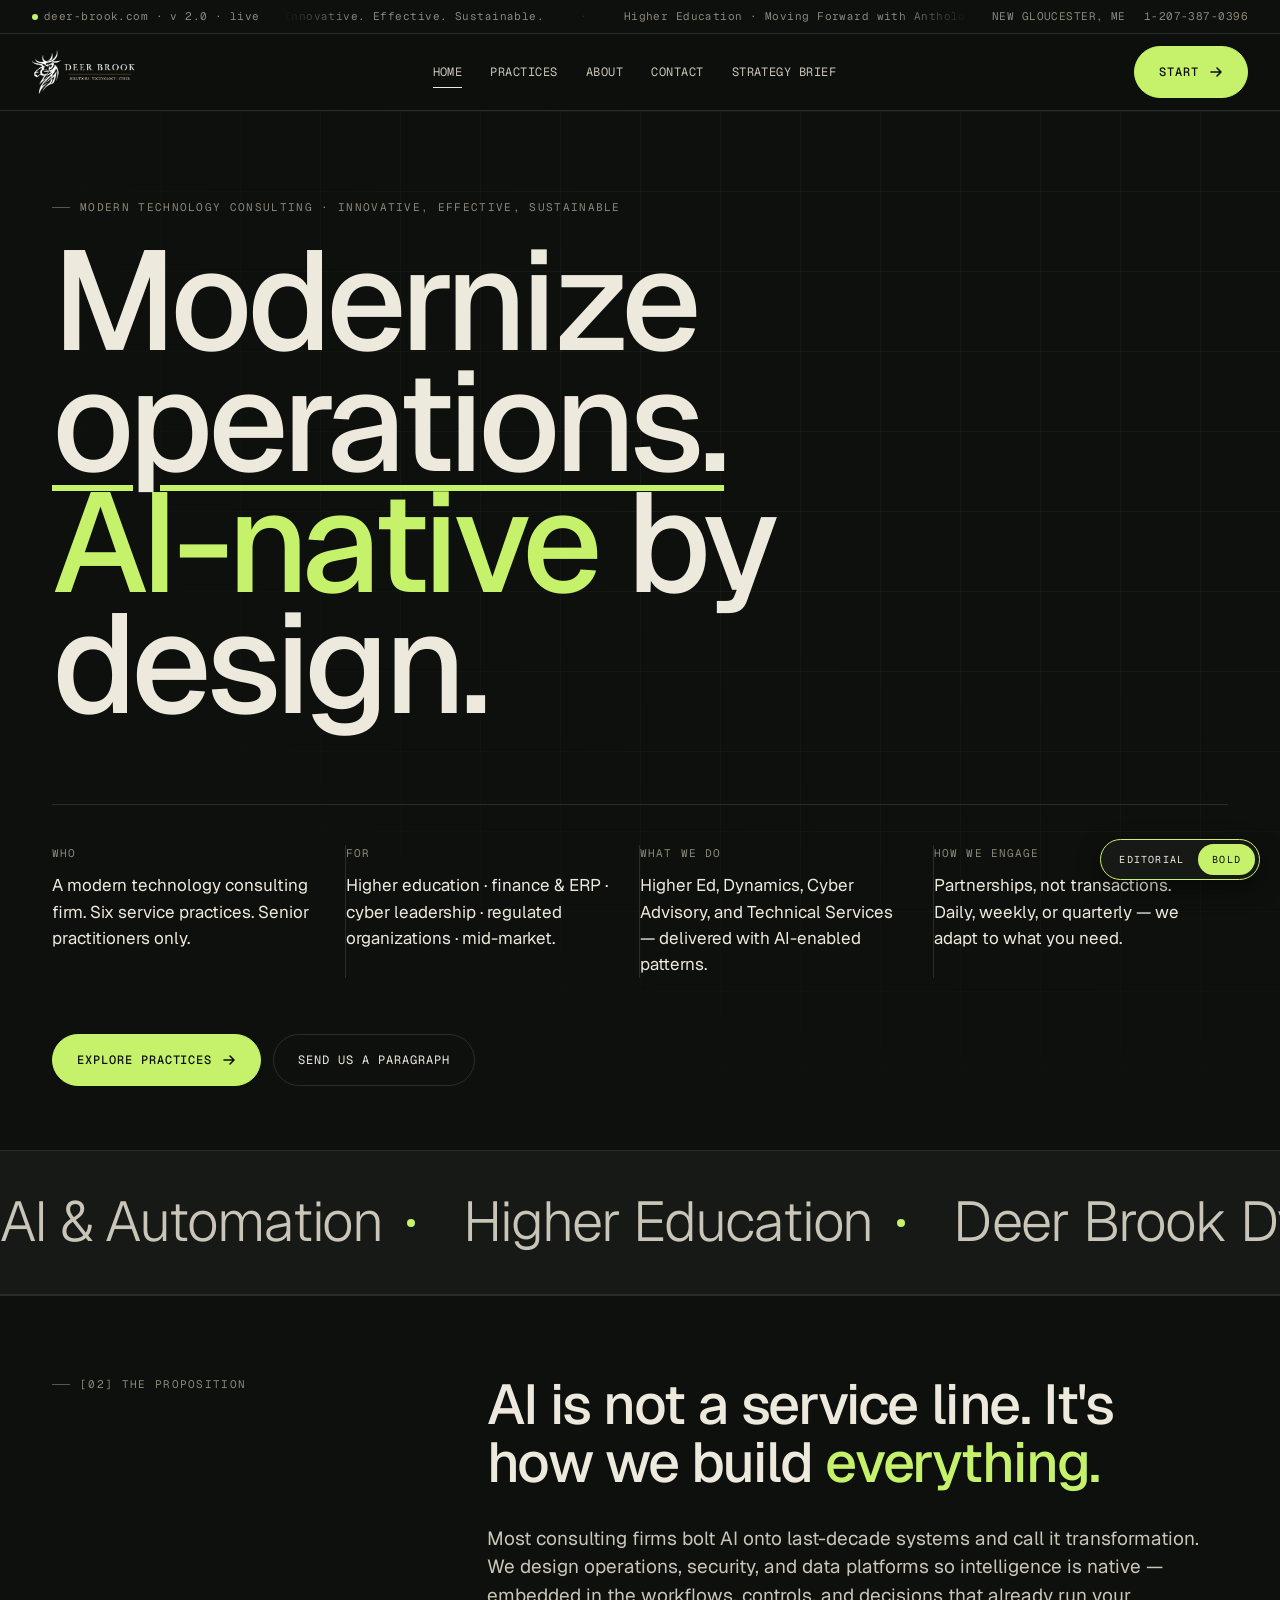
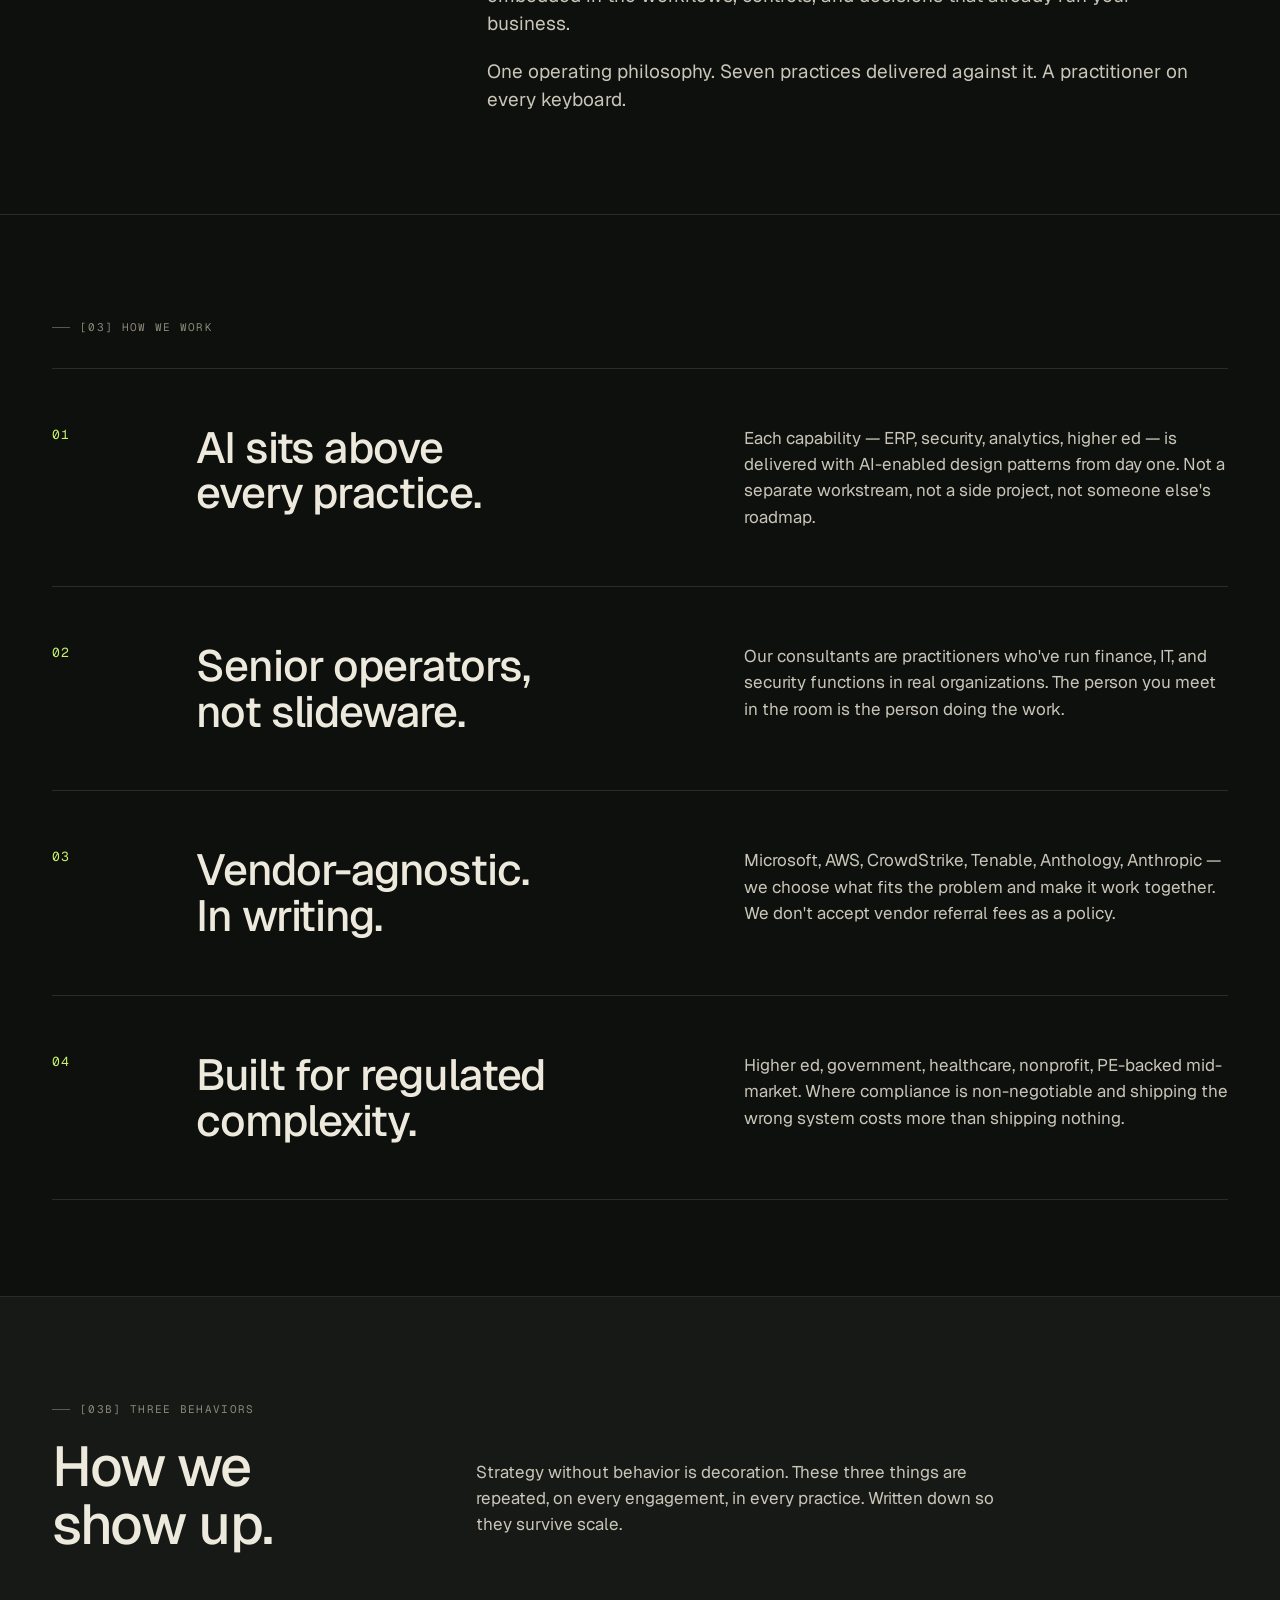
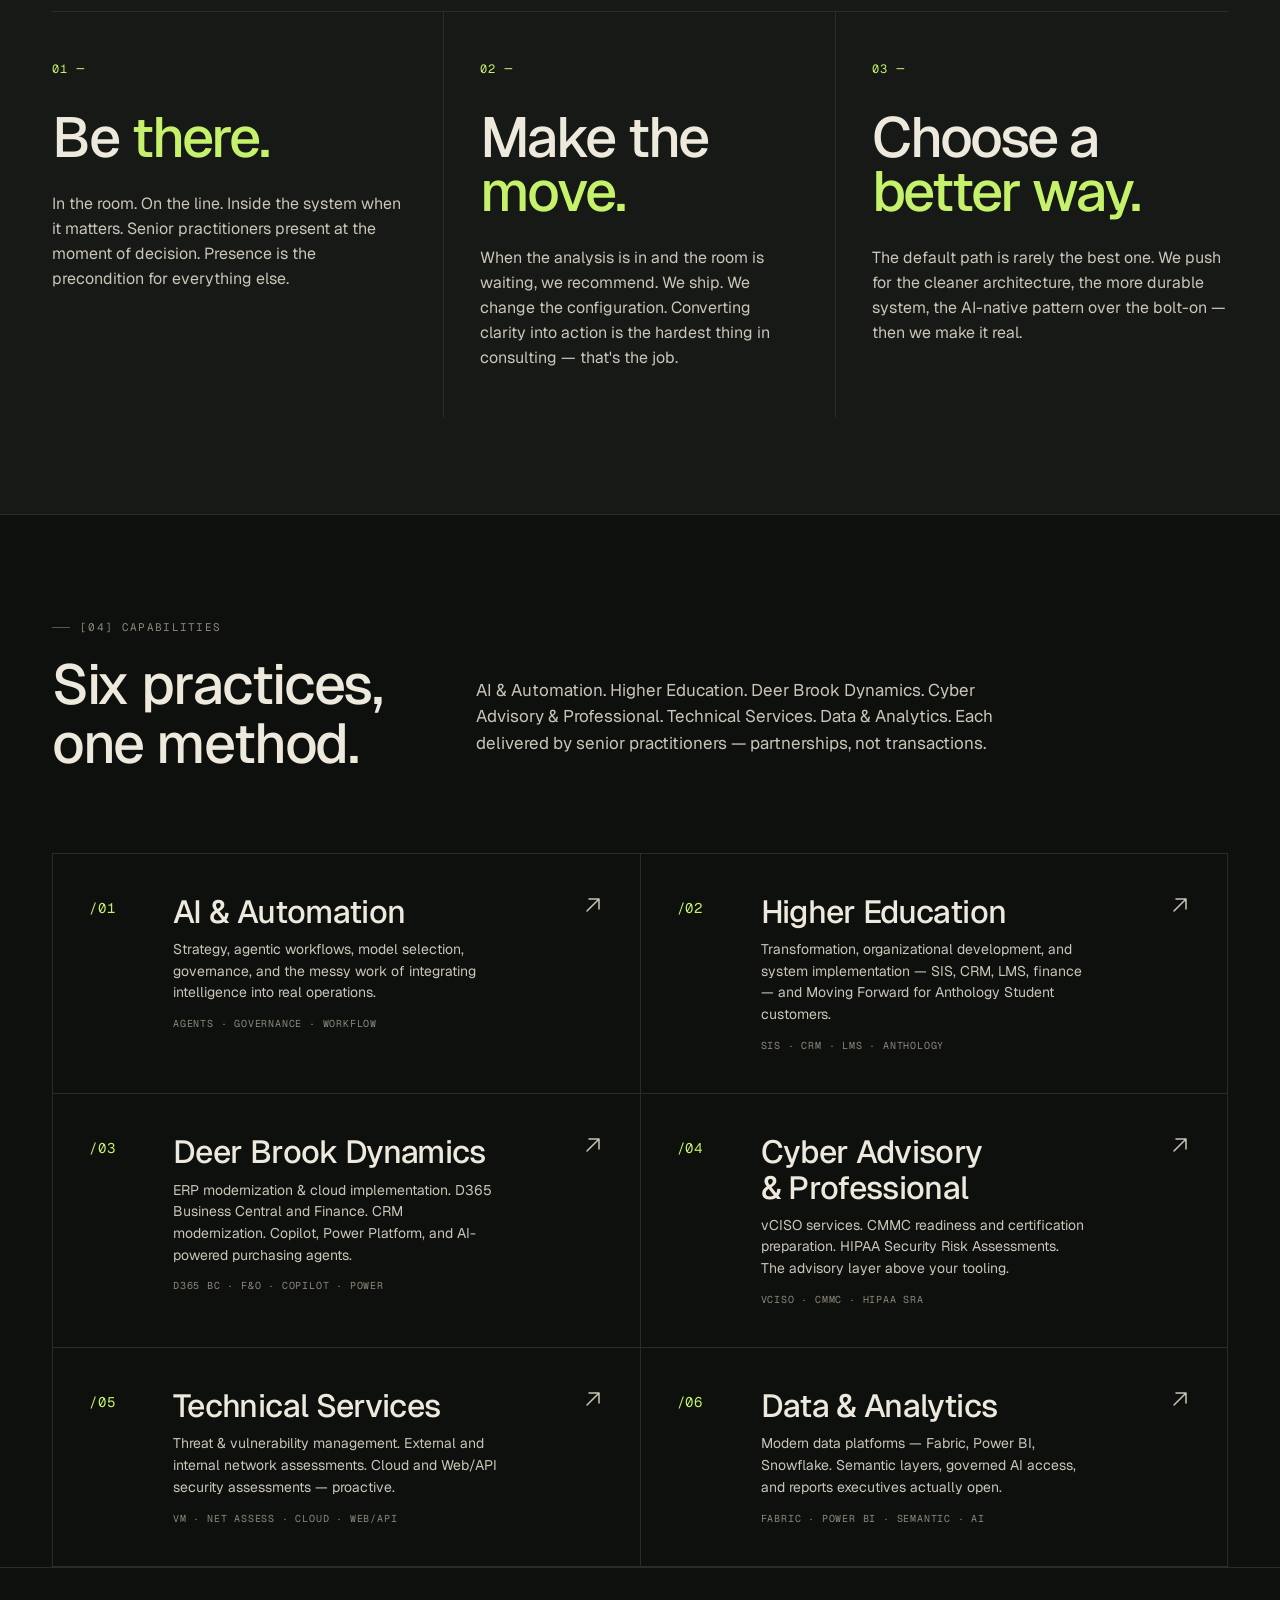
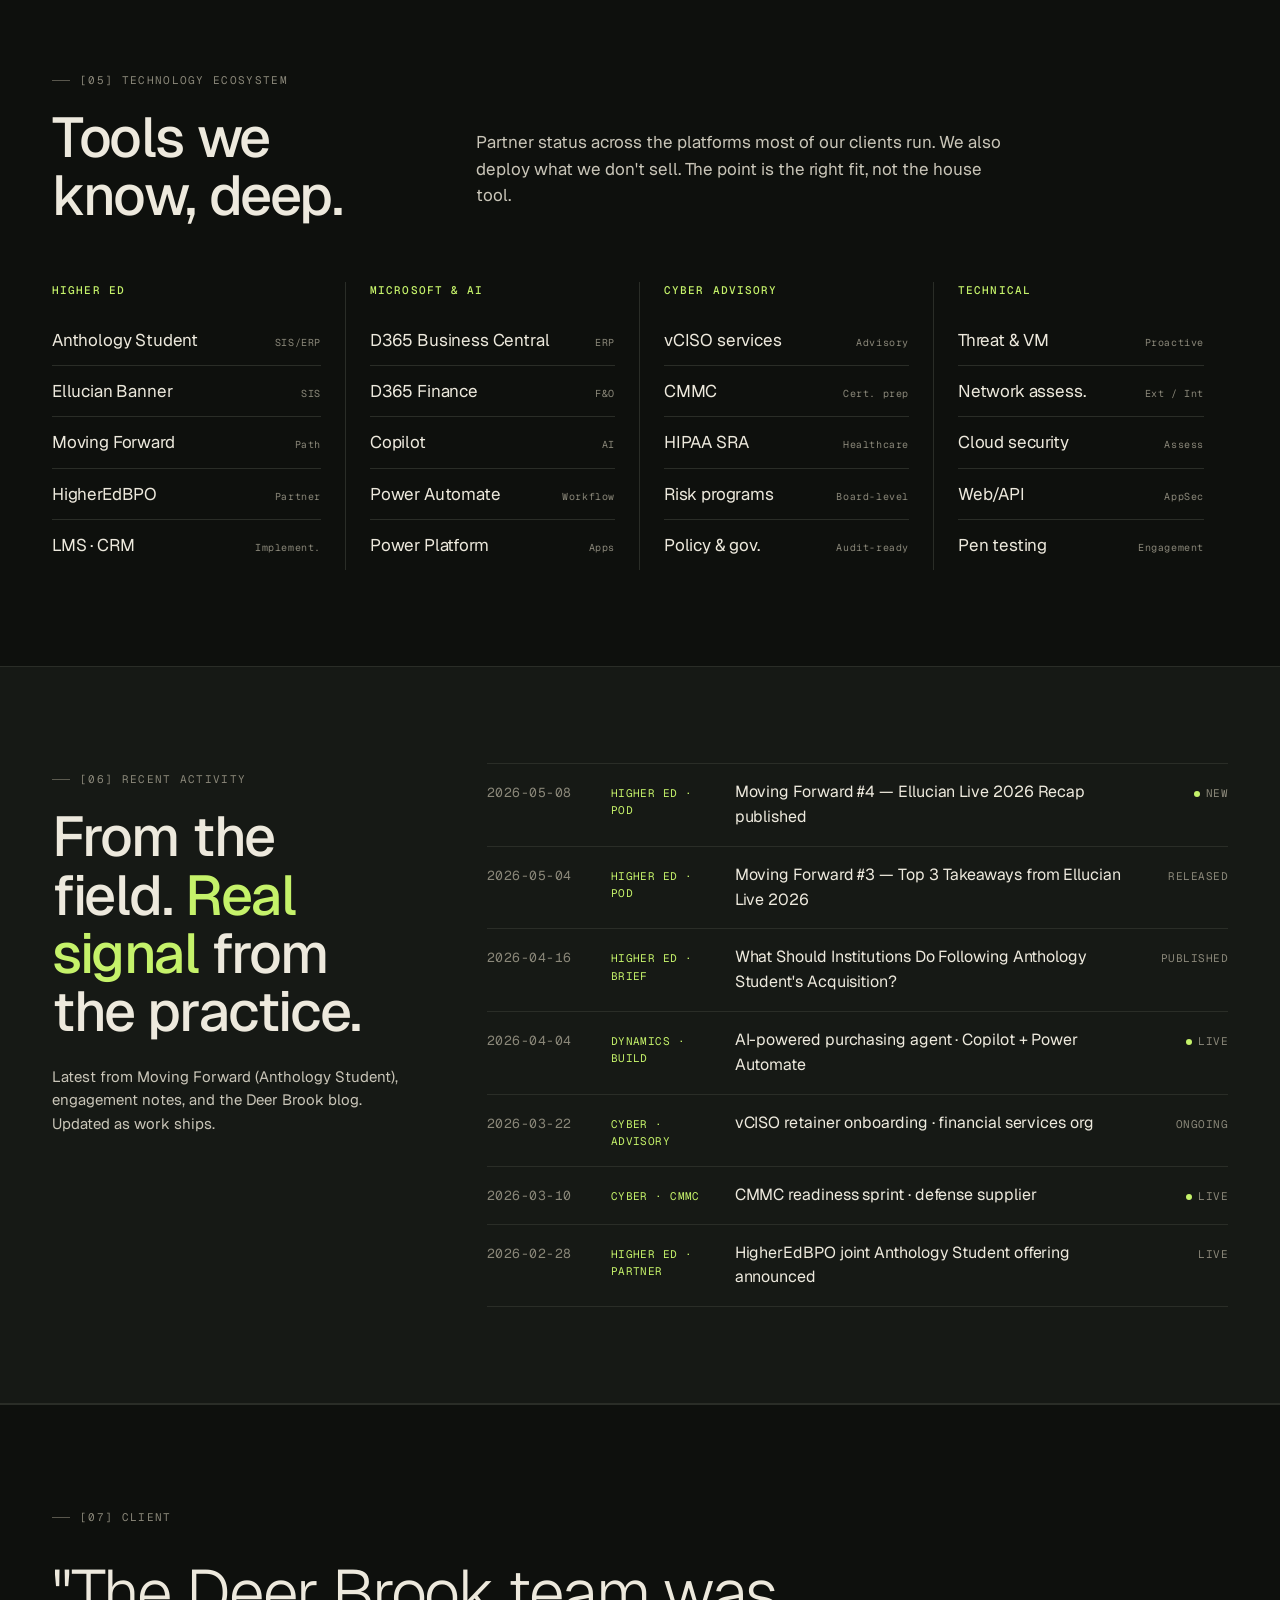
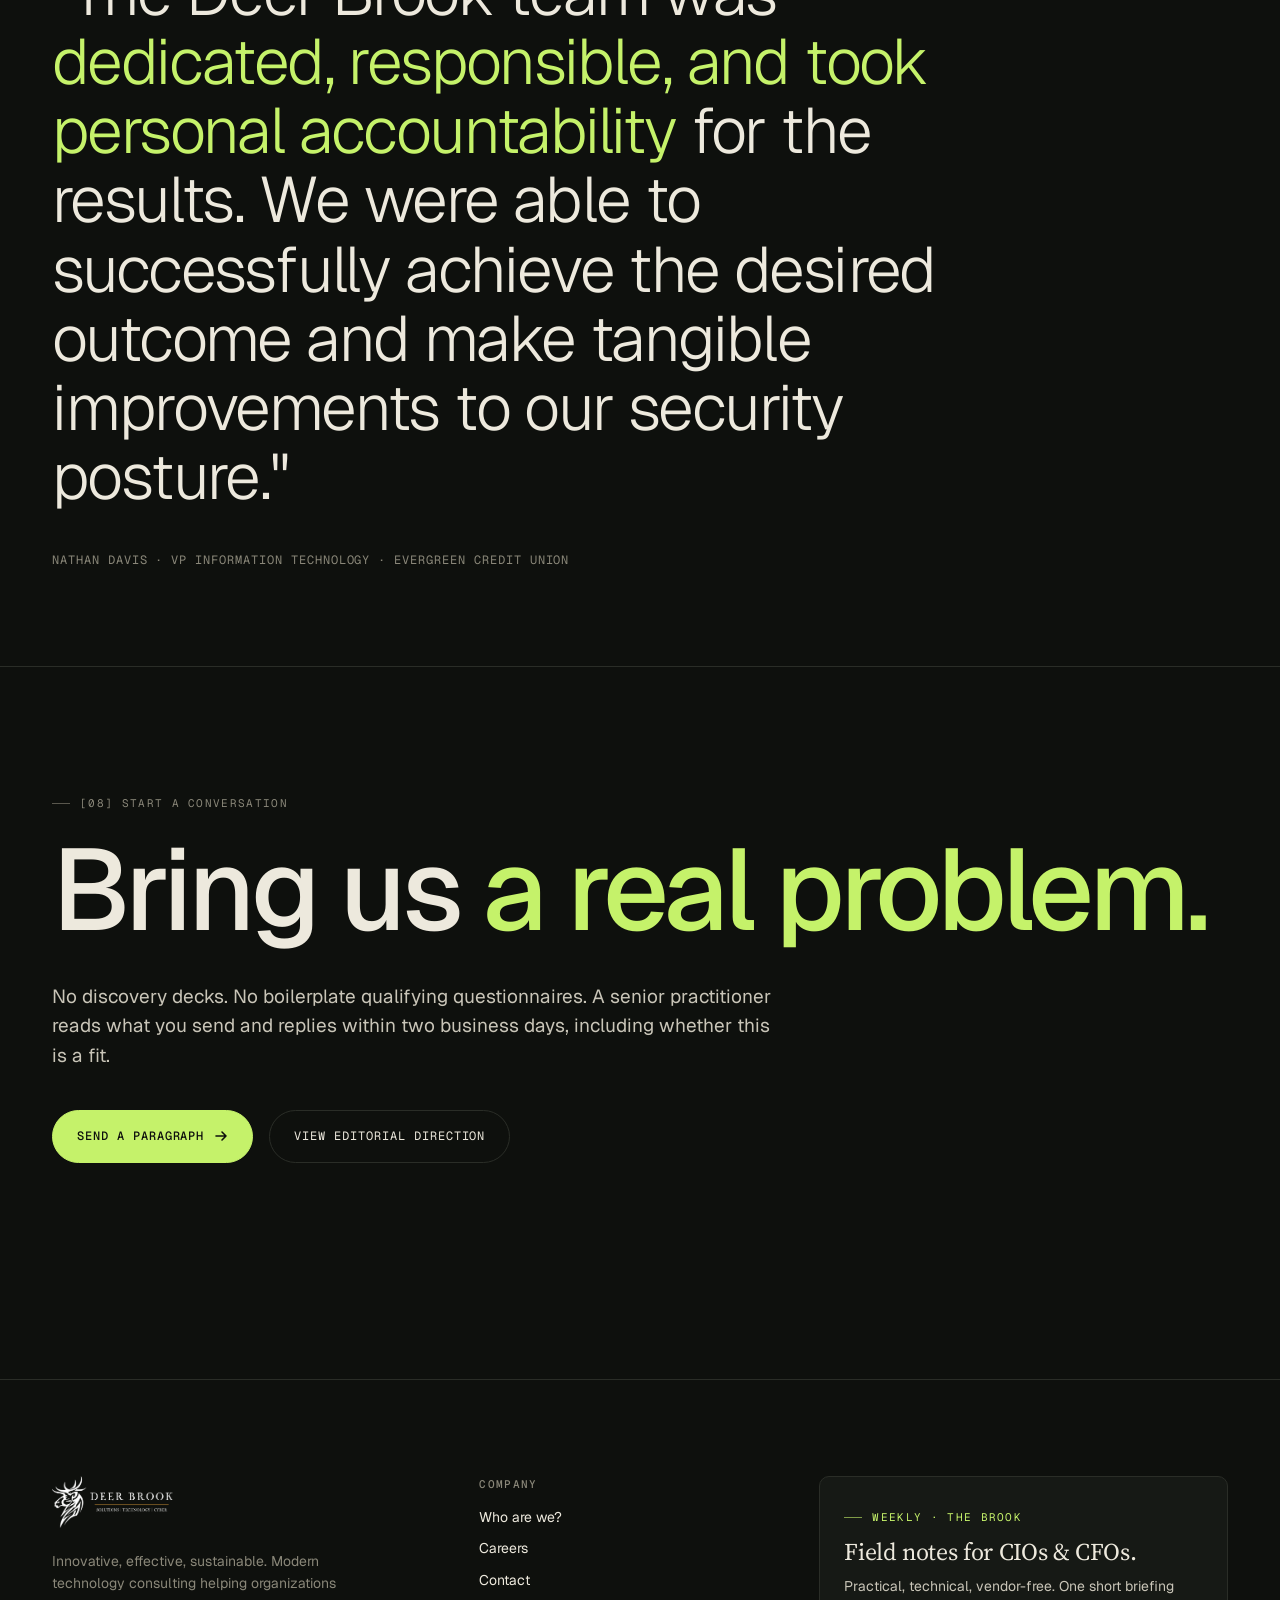
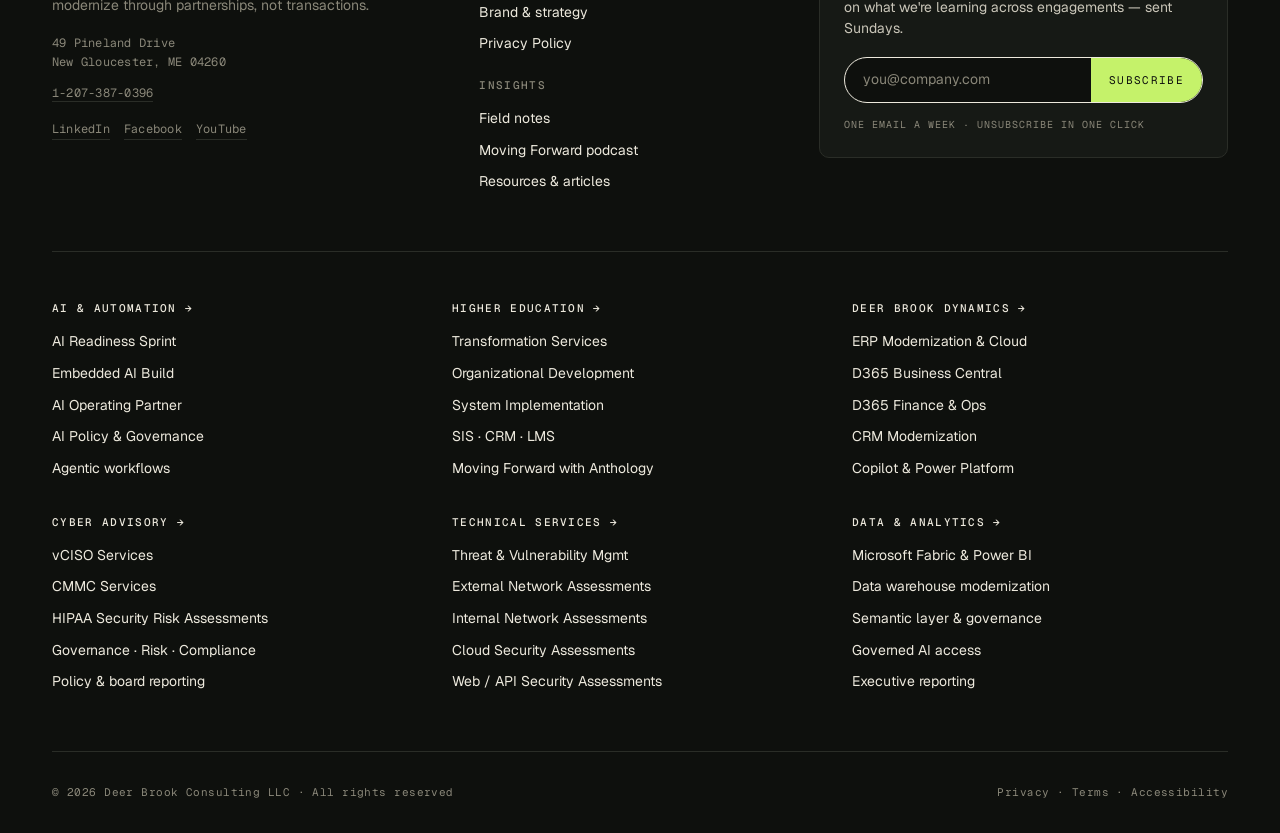
<file: home-bold.html>
<!doctype html>
<html lang="en" data-mode="bold">
<head>
<meta charset="utf-8" />
<meta name="viewport" content="width=device-width, initial-scale=1" />
<title>Deer Brook — Operational transformation, AI-native</title>
<link rel="preconnect" href="https://fonts.googleapis.com" />
<link rel="preconnect" href="https://fonts.gstatic.com" crossorigin />
<link href="https://fonts.googleapis.com/css2?family=Source+Serif+4:opsz,wght@8..60,300;8..60,400;8..60,500&family=Geist:wght@300;400;500;600;700&family=Geist+Mono:wght@400;500&display=swap" rel="stylesheet" />
<link rel="stylesheet" href="brand.css" />
<style>
  /* Bold direction — force dark and use its own composition */
  :root, html { background: #0E100D; }

  /* Top status bar */
  .system-bar {
    background: #0E100D;
    border-bottom: 1px solid var(--rule);
    font-family: var(--font-mono);
    font-size: 11px;
    color: var(--muted);
    letter-spacing: 0.04em;
  }
  .system-bar-inner {
    max-width: 1440px;
    margin: 0 auto;
    padding: 8px var(--gutter);
    display: flex;
    justify-content: space-between;
    align-items: center;
    gap: 24px;
    overflow: hidden;
  }
  .system-bar .dot { width: 6px; height: 6px; border-radius: 50%; background: var(--forest); display: inline-block; margin-right: 6px; }
  .system-bar .left, .system-bar .right { display: flex; gap: 18px; align-items: center; }
  .system-bar .ticker {
    flex: 1;
    overflow: hidden;
    white-space: nowrap;
    mask-image: linear-gradient(to right, transparent, black 10%, black 90%, transparent);
  }
  .system-bar .ticker-track {
    display: inline-flex;
    gap: 36px;
    animation: ticker 60s linear infinite;
  }
  .system-bar .ticker-track span::before { content: "·"; margin-right: 36px; color: var(--rule); }
  .system-bar .ticker-track span:first-child::before { display: none; }
  @keyframes ticker {
    from { transform: translateX(0); }
    to { transform: translateX(-50%); }
  }

  /* Nav adjustments for bold */
  .nav { background: rgba(14,16,13,0.78); }
  .nav-links a { font-family: var(--font-mono); font-size: 12px; letter-spacing: 0.04em; text-transform: uppercase; }

  /* Hero — massive type, system-like */
  .b-hero {
    padding: 80px 0 64px;
    position: relative;
    overflow: hidden;
  }
  .b-hero::before {
    content: "";
    position: absolute;
    inset: 0;
    background-image:
      linear-gradient(to right, rgba(237,233,221,0.04) 1px, transparent 1px),
      linear-gradient(to bottom, rgba(237,233,221,0.04) 1px, transparent 1px);
    background-size: 80px 80px;
    pointer-events: none;
    mask-image: radial-gradient(ellipse at 80% 20%, black 30%, transparent 75%);
  }
  .b-hero-inner { position: relative; }
  .b-hero h1 {
    font-family: var(--font-sans);
    font-weight: 500;
    font-size: clamp(64px, 11vw, 168px);
    line-height: 0.86;
    letter-spacing: -0.04em;
    color: var(--ink);
    margin: 0;
  }
  .b-hero h1 .accent {
    color: var(--forest);
    font-weight: 500;
    font-style: normal;
  }
  .b-hero h1 .underline {
    text-decoration: underline;
    text-decoration-color: var(--forest);
    text-decoration-thickness: 6px;
    text-underline-offset: 14px;
  }
  .b-hero-meta {
    display: grid;
    grid-template-columns: 1fr 1fr 1fr 1fr;
    border-top: 1px solid var(--rule);
    margin-top: 80px;
    padding-top: 40px;
  }
  @media (max-width: 800px) { .b-hero-meta { grid-template-columns: 1fr 1fr; gap: 24px; } }
  .b-hero-meta > div { padding-right: 24px; border-right: 1px solid var(--rule); }
  .b-hero-meta > div:last-child { border-right: 0; }
  .b-hero-meta .l { font-family: var(--font-mono); font-size: 11px; color: var(--muted); letter-spacing: 0.1em; text-transform: uppercase; margin-bottom: 10px; }
  .b-hero-meta .v { font-size: 17px; color: var(--ink); max-width: 36ch; }
  .b-hero-actions { display: flex; gap: 12px; margin-top: 56px; }

  /* Subhead block */
  .subhead {
    padding: 80px 0;
    border-top: 1px solid var(--rule);
  }
  .subhead-grid {
    display: grid;
    grid-template-columns: 1fr 2fr;
    gap: 64px;
    align-items: start;
  }
  @media (max-width: 800px) { .subhead-grid { grid-template-columns: 1fr; } }
  .subhead h2 {
    font-family: var(--font-sans);
    font-weight: 500;
    font-size: clamp(32px, 4.6vw, 56px);
    line-height: 1.04;
    letter-spacing: -0.025em;
    color: var(--ink);
    max-width: 18ch;
  }
  .subhead h2 em { font-style: normal; color: var(--forest); }
  .subhead p { font-size: 19px; color: var(--ink-2); max-width: 56ch; line-height: 1.5; }

  /* Practice marquee — horizontal scroll list */
  .marquee {
    border-top: 1px solid var(--rule);
    border-bottom: 1px solid var(--rule);
    padding: 28px 0;
    overflow: hidden;
    background: #161915;
  }
  .marquee-track {
    display: inline-flex;
    gap: 48px;
    animation: marquee 80s linear infinite;
    white-space: nowrap;
  }
  .marquee-item {
    font-family: var(--font-sans);
    font-weight: 300;
    font-size: 56px;
    letter-spacing: -0.02em;
    color: var(--ink-2);
    display: inline-flex;
    align-items: center;
    gap: 24px;
  }
  .marquee-item::after {
    content: "";
    width: 8px;
    height: 8px;
    background: var(--forest);
    border-radius: 50%;
  }
  @keyframes marquee {
    from { transform: translateX(0); }
    to { transform: translateX(-50%); }
  }

  /* AI ethos — three big claims */
  .ethos {
    padding: 96px 0;
    border-top: 1px solid var(--rule);
  }
  .ethos-rows .ethos-row {
    display: grid;
    grid-template-columns: 80px 1fr 1fr;
    gap: 64px;
    padding: 56px 0;
    border-bottom: 1px solid var(--rule);
    align-items: start;
  }
  .ethos-rows .ethos-row:first-child { border-top: 1px solid var(--rule); }
  @media (max-width: 800px) { .ethos-rows .ethos-row { grid-template-columns: 1fr; gap: 18px; padding: 36px 0; } }
  .ethos-num {
    font-family: var(--font-mono);
    font-size: 13px;
    color: var(--forest);
    letter-spacing: 0.1em;
  }
  .ethos-row h3 {
    font-family: var(--font-sans);
    font-weight: 500;
    font-size: clamp(28px, 3.4vw, 44px);
    line-height: 1.05;
    letter-spacing: -0.025em;
    color: var(--ink);
    max-width: 18ch;
    margin: 0;
  }
  .ethos-row p { font-size: 17px; color: var(--ink-2); max-width: 44ch; margin: 0; line-height: 1.55; }
  .ethos-row p + p { margin-top: 14px; }

  /* Behaviors (bold direction) */
  .b-behaviors {
    padding: 96px 0;
    border-top: 1px solid var(--rule);
    background: #161915;
    border-bottom: 1px solid var(--rule);
  }
  .b-behave-rows {
    display: grid;
    grid-template-columns: repeat(3, 1fr);
    gap: 0;
    border-top: 1px solid var(--rule);
  }
  .b-behave {
    padding: 48px 36px 48px 0;
    border-right: 1px solid var(--rule);
  }
  .b-behave:last-child { border-right: 0; padding-right: 0; }
  .b-behave:not(:first-child) { padding-left: 36px; }
  .b-behave-n {
    font-family: var(--font-mono);
    font-size: 12px;
    color: var(--forest);
    letter-spacing: 0.12em;
    margin-bottom: 32px;
  }
  .b-behave h3 {
    font-family: var(--font-sans);
    font-weight: 500;
    font-size: clamp(36px, 4.4vw, 64px);
    line-height: 0.96;
    letter-spacing: -0.035em;
    color: var(--ink);
    margin: 0 0 28px;
  }
  .b-behave h3 .accent { color: var(--forest); }
  .b-behave p {
    font-size: 16px;
    line-height: 1.55;
    color: var(--ink-2);
    max-width: 36ch;
    margin: 0;
  }
  @media (max-width: 900px) {
    .b-behave-rows { grid-template-columns: 1fr; }
    .b-behave { border-right: 0 !important; padding: 36px 0 !important; border-bottom: 1px solid var(--rule); }
    .b-behave:last-child { border-bottom: 0; }
  }

  /* Practice grid — numbered cards */
  .b-practices {
    display: grid;
    grid-template-columns: repeat(2, 1fr);
    border-top: 1px solid var(--rule);
    border-left: 1px solid var(--rule);
  }
  .b-practice {
    border-right: 1px solid var(--rule);
    border-bottom: 1px solid var(--rule);
    padding: 40px 36px;
    display: grid;
    grid-template-columns: 60px 1fr auto;
    gap: 24px;
    align-items: start;
    transition: background 0.18s ease;
    color: var(--ink);
  }
  .b-practice:hover { background: #161915; }
  .b-practice:hover .b-arr { transform: translate(4px, -4px); color: var(--forest); }
  .b-practice .num {
    font-family: var(--font-mono);
    font-size: 14px;
    color: var(--forest);
    letter-spacing: 0.06em;
    padding-top: 4px;
  }
  .b-practice h3 {
    font-family: var(--font-sans);
    font-weight: 500;
    font-size: 32px;
    letter-spacing: -0.02em;
    line-height: 1.1;
    color: var(--ink);
    margin: 0 0 10px;
  }
  .b-practice p { font-size: 14px; color: var(--ink-2); margin: 0 0 12px; max-width: 36ch; }
  .b-practice .tags { font-family: var(--font-mono); font-size: 10px; color: var(--muted); letter-spacing: 0.08em; text-transform: uppercase; }
  .b-arr {
    width: 22px;
    height: 22px;
    color: var(--ink-2);
    transition: transform 0.2s ease, color 0.2s ease;
  }
  @media (max-width: 720px) {
    .b-practices { grid-template-columns: 1fr; }
    .b-practice { grid-template-columns: 40px 1fr; }
    .b-arr { display: none; }
  }

  /* Tech ticker (vertical lined columns) */
  .b-tech {
    padding: 96px 0;
    border-top: 1px solid var(--rule);
  }
  .tech-cols {
    display: grid;
    grid-template-columns: repeat(4, 1fr);
    gap: 0;
    margin-top: 56px;
  }
  .tech-col {
    border-right: 1px solid var(--rule);
    padding: 0 24px;
  }
  .tech-col:last-child { border-right: 0; }
  .tech-col:first-child { padding-left: 0; }
  .tech-col h6 {
    font-family: var(--font-mono);
    font-size: 11px;
    color: var(--forest);
    letter-spacing: 0.1em;
    text-transform: uppercase;
    margin-bottom: 16px;
  }
  .tech-col ul { list-style: none; padding: 0; margin: 0; }
  .tech-col li { padding: 12px 0; border-bottom: 1px solid var(--rule); display: flex; justify-content: space-between; align-items: baseline; }
  .tech-col li:last-child { border-bottom: 0; }
  .tech-col li .t { font-family: var(--font-sans); font-size: 17px; color: var(--ink); letter-spacing: -0.01em; }
  .tech-col li .v { font-family: var(--font-mono); font-size: 10px; color: var(--muted); letter-spacing: 0.06em; }
  @media (max-width: 800px) {
    .tech-cols { grid-template-columns: 1fr 1fr; }
    .tech-col { border-right: 0; padding: 16px 0; border-bottom: 1px solid var(--rule); }
    .tech-col:last-child { border-bottom: 0; }
  }

  /* Engagement feed */
  .feed {
    padding: 96px 0;
    background: #161915;
    border-top: 1px solid var(--rule);
    border-bottom: 1px solid var(--rule);
  }
  .feed-grid {
    display: grid;
    grid-template-columns: 1fr 2fr;
    gap: 64px;
    align-items: start;
  }
  @media (max-width: 800px) { .feed-grid { grid-template-columns: 1fr; } }
  .feed h2 {
    font-family: var(--font-sans);
    font-weight: 500;
    font-size: clamp(32px, 4.6vw, 56px);
    line-height: 1.04;
    letter-spacing: -0.025em;
    color: var(--ink);
    max-width: 14ch;
  }
  .feed h2 em { font-style: normal; color: var(--forest); }
  .feed-list { font-family: var(--font-mono); font-size: 13px; color: var(--ink-2); }
  .feed-row {
    display: grid;
    grid-template-columns: 100px 100px 1fr 80px;
    gap: 24px;
    padding: 16px 0;
    border-bottom: 1px solid var(--rule);
    align-items: baseline;
  }
  .feed-row:first-child { border-top: 1px solid var(--rule); }
  .feed-row .stamp { color: var(--muted); letter-spacing: 0.04em; }
  .feed-row .prac { color: var(--forest); letter-spacing: 0.04em; text-transform: uppercase; font-size: 11px; }
  .feed-row .desc { font-family: var(--font-sans); font-size: 16px; color: var(--ink); letter-spacing: -0.005em; }
  .feed-row .status { color: var(--muted); text-align: right; font-size: 11px; letter-spacing: 0.04em; text-transform: uppercase; }
  .feed-row .status.live::before { content: ""; display: inline-block; width: 6px; height: 6px; border-radius: 50%; background: var(--forest); margin-right: 6px; vertical-align: middle; }
  @media (max-width: 720px) { .feed-row { grid-template-columns: 1fr; gap: 4px; } .feed-row .status { text-align: left; } }

  /* Quote */
  .quote-block {
    padding: 96px 0;
    border-top: 1px solid var(--rule);
  }
  .quote-block blockquote {
    font-family: var(--font-sans);
    font-weight: 300;
    font-size: clamp(36px, 5vw, 64px);
    letter-spacing: -0.025em;
    line-height: 1.08;
    color: var(--ink);
    max-width: 22ch;
    margin: 0;
    text-wrap: balance;
  }
  .quote-block blockquote em { font-style: normal; color: var(--forest); }
  .quote-block .attr {
    font-family: var(--font-mono);
    font-size: 12px;
    color: var(--muted);
    letter-spacing: 0.08em;
    text-transform: uppercase;
    margin-top: 40px;
  }

  /* Final CTA */
  .b-cta {
    padding: 120px 0;
    border-top: 1px solid var(--rule);
    text-align: left;
  }
  .b-cta h2 {
    font-family: var(--font-sans);
    font-weight: 500;
    font-size: clamp(56px, 9vw, 144px);
    line-height: 0.92;
    letter-spacing: -0.04em;
    color: var(--ink);
    max-width: 16ch;
    margin: 0 0 40px;
  }
  .b-cta h2 .accent { color: var(--forest); }
  .b-cta-actions { display: flex; gap: 16px; flex-wrap: wrap; }

  /* Bold-specific buttons */
  .b-btn-primary {
    background: var(--forest);
    color: #0E100D;
    padding: 16px 24px;
    border-radius: 999px;
    font-family: var(--font-mono);
    font-size: 12px;
    letter-spacing: 0.08em;
    text-transform: uppercase;
    font-weight: 500;
    display: inline-flex;
    align-items: center;
    gap: 10px;
    transition: background 0.15s ease;
    border: 1px solid var(--forest);
  }
  .b-btn-primary:hover { background: var(--forest-2); }
  .b-btn-ghost {
    background: transparent;
    color: var(--ink);
    padding: 16px 24px;
    border-radius: 999px;
    border: 1px solid var(--rule);
    font-family: var(--font-mono);
    font-size: 12px;
    letter-spacing: 0.08em;
    text-transform: uppercase;
    display: inline-flex;
    align-items: center;
    gap: 10px;
    transition: border-color 0.15s ease;
  }
  .b-btn-ghost:hover { border-color: var(--forest); color: var(--forest); }

  /* Mode toggle */
  .mode-toggle { position: fixed; bottom: 20px; right: 20px; z-index: 100; background: #161915; border: 1px solid var(--forest); border-radius: 999px; padding: 4px; display: inline-flex; box-shadow: 0 8px 24px rgba(0,0,0,0.4); }
  .mode-toggle button { border: 0; background: transparent; color: var(--ink); font-family: var(--font-mono); font-size: 10px; letter-spacing: 0.12em; text-transform: uppercase; padding: 8px 14px; border-radius: 999px; cursor: pointer; }
  .mode-toggle button.active { background: var(--forest); color: #0E100D; }
</style>
</head>
<body data-screen-label="home-bold">

<!-- System bar -->
<div class="system-bar">
  <div class="system-bar-inner">
    <div class="left">
      <span><span class="dot"></span>deer-brook.com · v 2.0 · live</span>
    </div>
    <div class="ticker">
      <div class="ticker-track">
        <span>Innovative. Effective. Sustainable.</span>
        <span>Higher Education · Moving Forward with Anthology Student</span>
        <span>Deer Brook Dynamics · D365 BC + F&amp;O</span>
        <span>Cyber Advisory · vCISO · CMMC · HIPAA</span>
        <span>Technical · threat &amp; vulnerability management</span>
        <span>Latest podcast: Moving Forward #4 — Ellucian Live 2026 Recap</span>
        <span>Innovative. Effective. Sustainable.</span>
        <span>Higher Education · Moving Forward with Anthology Student</span>
        <span>Deer Brook Dynamics · D365 BC + F&amp;O</span>
        <span>Cyber Advisory · vCISO · CMMC · HIPAA</span>
        <span>Technical · threat &amp; vulnerability management</span>
        <span>Latest podcast: Moving Forward #4 — Ellucian Live 2026 Recap</span>
      </div>
    </div>
    <div class="right">
      <span>NEW GLOUCESTER, ME</span>
      <span>1-207-387-0396</span>
    </div>
  </div>
</div>

<!-- Nav -->
<header class="nav">
  <div class="nav-inner">
    <a href="index.html" class="brand" aria-label="Deer Brook — home"></a>
    <nav class="nav-links">
      <a href="home-bold.html" class="active">Home</a>
      <a href="practice.html">Practices</a>
      <a href="about.html">About</a>
      <a href="contact.html">Contact</a>
      <a href="strategy.html">Strategy brief</a>
    </nav>
    <a href="contact.html" class="b-btn-primary">
      Start
      <svg width="14" height="14" viewBox="0 0 14 14" fill="none"><path d="M2 7h10M8 3l4 4-4 4" stroke="currentColor" stroke-width="1.6" stroke-linecap="round" stroke-linejoin="round"/></svg>
    </a>
  </div>
</header>

<!-- Hero -->
<section class="b-hero">
  <div class="container b-hero-inner">
    <span class="eyebrow">Modern technology consulting · innovative, effective, sustainable</span>
    <h1 style="margin-top: 24px;">
      Modernize <span class="underline">operations.</span><br />
      <span class="accent">AI-native</span> by design.
    </h1>

    <div class="b-hero-meta">
      <div>
        <div class="l">Who</div>
        <div class="v">A modern technology consulting firm. Six service practices. Senior practitioners only.</div>
      </div>
      <div>
        <div class="l">For</div>
        <div class="v">Higher education · finance &amp; ERP · cyber leadership · regulated organizations · mid-market.</div>
      </div>
      <div>
        <div class="l">What we do</div>
        <div class="v">Higher Ed, Dynamics, Cyber Advisory, and Technical Services — delivered with AI-enabled patterns.</div>
      </div>
      <div>
        <div class="l">How we engage</div>
        <div class="v">Partnerships, not transactions. Daily, weekly, or quarterly — we adapt to what you need.</div>
      </div>
    </div>

    <div class="b-hero-actions">
      <a href="practice.html" class="b-btn-primary">
        Explore practices
        <svg width="14" height="14" viewBox="0 0 14 14" fill="none"><path d="M2 7h10M8 3l4 4-4 4" stroke="currentColor" stroke-width="1.6" stroke-linecap="round" stroke-linejoin="round"/></svg>
      </a>
      <a href="contact.html" class="b-btn-ghost">Send us a paragraph</a>
    </div>
  </div>
</section>

<!-- Practice marquee -->
<div class="marquee">
  <div class="marquee-track">
    <span class="marquee-item">AI &amp; Automation</span>
    <span class="marquee-item">Higher Education</span>
    <span class="marquee-item">Deer Brook Dynamics</span>
    <span class="marquee-item">Cyber Advisory &amp; Professional</span>
    <span class="marquee-item">Technical Services</span>
    <span class="marquee-item">Data &amp; Analytics</span>
    <span class="marquee-item">Anthology Student</span>
    <span class="marquee-item">CMMC · HIPAA</span>
    <span class="marquee-item">AI &amp; Automation</span>
    <span class="marquee-item">Higher Education</span>
    <span class="marquee-item">Deer Brook Dynamics</span>
    <span class="marquee-item">Cyber Advisory &amp; Professional</span>
    <span class="marquee-item">Technical Services</span>
    <span class="marquee-item">Data &amp; Analytics</span>
    <span class="marquee-item">Anthology Student</span>
    <span class="marquee-item">CMMC · HIPAA</span>
  </div>
</div>

<!-- Subhead -->
<section class="subhead">
  <div class="container">
    <div class="subhead-grid">
      <span class="eyebrow">[02] The proposition</span>
      <div>
        <h2>AI is not a service line. It's how we build <em>everything.</em></h2>
        <p style="margin-top: 32px;">Most consulting firms bolt AI onto last-decade systems and call it transformation. We design operations, security, and data platforms so intelligence is native — embedded in the workflows, controls, and decisions that already run your business.</p>
        <p>One operating philosophy. Seven practices delivered against it. A practitioner on every keyboard.</p>
      </div>
    </div>
  </div>
</section>

<!-- Ethos — 4 claims -->
<section class="ethos">
  <div class="container">
    <span class="eyebrow">[03] How we work</span>
    <div class="ethos-rows" style="margin-top: 32px;">
      <div class="ethos-row">
        <div class="ethos-num">01</div>
        <h3>AI sits above every practice.</h3>
        <p>Each capability — ERP, security, analytics, higher ed — is delivered with AI-enabled design patterns from day one. Not a separate workstream, not a side project, not someone else's roadmap.</p>
      </div>
      <div class="ethos-row">
        <div class="ethos-num">02</div>
        <h3>Senior operators, not slideware.</h3>
        <p>Our consultants are practitioners who've run finance, IT, and security functions in real organizations. The person you meet in the room is the person doing the work.</p>
      </div>
      <div class="ethos-row">
        <div class="ethos-num">03</div>
        <h3>Vendor-agnostic. In writing.</h3>
        <p>Microsoft, AWS, CrowdStrike, Tenable, Anthology, Anthropic — we choose what fits the problem and make it work together. We don't accept vendor referral fees as a policy.</p>
      </div>
      <div class="ethos-row">
        <div class="ethos-num">04</div>
        <h3>Built for regulated complexity.</h3>
        <p>Higher ed, government, healthcare, nonprofit, PE-backed mid-market. Where compliance is non-negotiable and shipping the wrong system costs more than shipping nothing.</p>
      </div>
    </div>
  </div>
</section>

<!-- BEHAVIORS — the three things, dark variant -->
<section class="b-behaviors">
  <div class="container">
    <div class="section-head" style="margin-bottom: 56px;">
      <div>
        <span class="eyebrow">[03b] Three behaviors</span>
        <h2 style="font-family: var(--font-sans); font-weight: 500; margin-top: 20px; letter-spacing: -0.025em;">How we show up.</h2>
      </div>
      <div>
        <p style="font-size: 17px; color: var(--ink-2); max-width: 48ch;">Strategy without behavior is decoration. These three things are repeated, on every engagement, in every practice. Written down so they survive scale.</p>
      </div>
    </div>

    <div class="b-behave-rows">
      <div class="b-behave">
        <div class="b-behave-n">01 ─</div>
        <h3>Be <span class="accent">there.</span></h3>
        <p>In the room. On the line. Inside the system when it matters. Senior practitioners present at the moment of decision. Presence is the precondition for everything else.</p>
      </div>
      <div class="b-behave">
        <div class="b-behave-n">02 ─</div>
        <h3>Make the <span class="accent">move.</span></h3>
        <p>When the analysis is in and the room is waiting, we recommend. We ship. We change the configuration. Converting clarity into action is the hardest thing in consulting — that's the job.</p>
      </div>
      <div class="b-behave">
        <div class="b-behave-n">03 ─</div>
        <h3>Choose a <span class="accent">better way.</span></h3>
        <p>The default path is rarely the best one. We push for the cleaner architecture, the more durable system, the AI-native pattern over the bolt-on — then we make it real.</p>
      </div>
    </div>
  </div>
</section>

<!-- Practices -->
<section style="padding: 0;">
  <div class="container">
    <div class="section-head" style="padding-top: 96px; padding-bottom: 32px;">
      <div>
        <span class="eyebrow">[04] Capabilities</span>
        <h2 style="font-family: var(--font-sans); font-weight: 500; margin-top: 20px; letter-spacing: -0.025em;">Six practices, one method.</h2>
      </div>
      <div>
        <p style="font-size: 17px; color: var(--ink-2); max-width: 48ch;">AI &amp; Automation. Higher Education. Deer Brook Dynamics. Cyber Advisory &amp; Professional. Technical Services. Data &amp; Analytics. Each delivered by senior practitioners — partnerships, not transactions.</p>
      </div>
    </div>

    <div class="b-practices">
      <a href="practice.html" class="b-practice">
        <span class="num">/01</span>
        <div>
          <h3>AI &amp; Automation</h3>
          <p>Strategy, agentic workflows, model selection, governance, and the messy work of integrating intelligence into real operations.</p>
          <div class="tags">Agents · Governance · Workflow</div>
        </div>
        <svg class="b-arr" viewBox="0 0 22 22" fill="none"><path d="M5 17L17 5M7 5h10v10" stroke="currentColor" stroke-width="1.5" stroke-linecap="round" stroke-linejoin="round"/></svg>
      </a>
      <a href="practice-higher-ed.html" class="b-practice">
        <span class="num">/02</span>
        <div>
          <h3>Higher Education</h3>
          <p>Transformation, organizational development, and system implementation — SIS, CRM, LMS, finance — and Moving Forward for Anthology Student customers.</p>
          <div class="tags">SIS · CRM · LMS · Anthology</div>
        </div>
        <svg class="b-arr" viewBox="0 0 22 22" fill="none"><path d="M5 17L17 5M7 5h10v10" stroke="currentColor" stroke-width="1.5" stroke-linecap="round" stroke-linejoin="round"/></svg>
      </a>
      <a href="practice-dynamics.html" class="b-practice">
        <span class="num">/03</span>
        <div>
          <h3>Deer Brook Dynamics</h3>
          <p>ERP modernization &amp; cloud implementation. D365 Business Central and Finance. CRM modernization. Copilot, Power Platform, and AI-powered purchasing agents.</p>
          <div class="tags">D365 BC · F&amp;O · Copilot · Power</div>
        </div>
        <svg class="b-arr" viewBox="0 0 22 22" fill="none"><path d="M5 17L17 5M7 5h10v10" stroke="currentColor" stroke-width="1.5" stroke-linecap="round" stroke-linejoin="round"/></svg>
      </a>
      <a href="practice-cyber.html" class="b-practice">
        <span class="num">/04</span>
        <div>
          <h3>Cyber Advisory &amp; Professional</h3>
          <p>vCISO services. CMMC readiness and certification preparation. HIPAA Security Risk Assessments. The advisory layer above your tooling.</p>
          <div class="tags">vCISO · CMMC · HIPAA SRA</div>
        </div>
        <svg class="b-arr" viewBox="0 0 22 22" fill="none"><path d="M5 17L17 5M7 5h10v10" stroke="currentColor" stroke-width="1.5" stroke-linecap="round" stroke-linejoin="round"/></svg>
      </a>
      <a href="practice-technical.html" class="b-practice">
        <span class="num">/05</span>
        <div>
          <h3>Technical Services</h3>
          <p>Threat &amp; vulnerability management. External and internal network assessments. Cloud and Web/API security assessments — proactive.</p>
          <div class="tags">VM · Net assess · Cloud · Web/API</div>
        </div>
        <svg class="b-arr" viewBox="0 0 22 22" fill="none"><path d="M5 17L17 5M7 5h10v10" stroke="currentColor" stroke-width="1.5" stroke-linecap="round" stroke-linejoin="round"/></svg>
      </a>
      <a href="practice-data.html" class="b-practice">
        <span class="num">/06</span>
        <div>
          <h3>Data &amp; Analytics</h3>
          <p>Modern data platforms — Fabric, Power BI, Snowflake. Semantic layers, governed AI access, and reports executives actually open.</p>
          <div class="tags">Fabric · Power BI · Semantic · AI</div>
        </div>
        <svg class="b-arr" viewBox="0 0 22 22" fill="none"><path d="M5 17L17 5M7 5h10v10" stroke="currentColor" stroke-width="1.5" stroke-linecap="round" stroke-linejoin="round"/></svg>
      </a>
    </div>
  </div>
</section>

<!-- Tech ecosystem -->
<section class="b-tech">
  <div class="container">
    <div class="section-head" style="margin-bottom: 0;">
      <div>
        <span class="eyebrow">[05] Technology ecosystem</span>
        <h2 style="font-family: var(--font-sans); font-weight: 500; margin-top: 20px; letter-spacing: -0.025em;">Tools we know, deep.</h2>
      </div>
      <div>
        <p style="font-size: 17px; color: var(--ink-2); max-width: 48ch;">Partner status across the platforms most of our clients run. We also deploy what we don't sell. The point is the right fit, not the house tool.</p>
      </div>
    </div>

    <div class="tech-cols">
      <div class="tech-col">
        <h6>Higher Ed</h6>
        <ul>
          <li><span class="t">Anthology Student</span><span class="v">SIS/ERP</span></li>
          <li><span class="t">Ellucian Banner</span><span class="v">SIS</span></li>
          <li><span class="t">Moving Forward</span><span class="v">Path</span></li>
          <li><span class="t">HigherEdBPO</span><span class="v">Partner</span></li>
          <li><span class="t">LMS · CRM</span><span class="v">Implement.</span></li>
        </ul>
      </div>
      <div class="tech-col">
        <h6>Microsoft &amp; AI</h6>
        <ul>
          <li><span class="t">D365 Business Central</span><span class="v">ERP</span></li>
          <li><span class="t">D365 Finance</span><span class="v">F&amp;O</span></li>
          <li><span class="t">Copilot</span><span class="v">AI</span></li>
          <li><span class="t">Power Automate</span><span class="v">Workflow</span></li>
          <li><span class="t">Power Platform</span><span class="v">Apps</span></li>
        </ul>
      </div>
      <div class="tech-col">
        <h6>Cyber Advisory</h6>
        <ul>
          <li><span class="t">vCISO services</span><span class="v">Advisory</span></li>
          <li><span class="t">CMMC</span><span class="v">Cert. prep</span></li>
          <li><span class="t">HIPAA SRA</span><span class="v">Healthcare</span></li>
          <li><span class="t">Risk programs</span><span class="v">Board-level</span></li>
          <li><span class="t">Policy &amp; gov.</span><span class="v">Audit-ready</span></li>
        </ul>
      </div>
      <div class="tech-col">
        <h6>Technical</h6>
        <ul>
          <li><span class="t">Threat &amp; VM</span><span class="v">Proactive</span></li>
          <li><span class="t">Network assess.</span><span class="v">Ext / Int</span></li>
          <li><span class="t">Cloud security</span><span class="v">Assess</span></li>
          <li><span class="t">Web/API</span><span class="v">AppSec</span></li>
          <li><span class="t">Pen testing</span><span class="v">Engagement</span></li>
        </ul>
      </div>
    </div>
  </div>
</section>

<!-- Engagement feed -->
<section class="feed">
  <div class="container">
    <div class="feed-grid">
      <div>
        <span class="eyebrow">[06] Recent activity</span>
        <h2 style="margin-top: 20px;">From the field. <em>Real signal</em> from the practice.</h2>
        <p style="font-size: 15px; color: var(--ink-2); margin-top: 24px; max-width: 36ch;">Latest from Moving Forward (Anthology Student), engagement notes, and the Deer Brook blog. Updated as work ships.</p>
      </div>
      <div class="feed-list">
        <div class="feed-row">
          <span class="stamp">2026-05-08</span>
          <span class="prac">Higher Ed · pod</span>
          <span class="desc">Moving Forward #4 — Ellucian Live 2026 Recap published</span>
          <span class="status live">NEW</span>
        </div>
        <div class="feed-row">
          <span class="stamp">2026-05-04</span>
          <span class="prac">Higher Ed · pod</span>
          <span class="desc">Moving Forward #3 — Top 3 Takeaways from Ellucian Live 2026</span>
          <span class="status">Released</span>
        </div>
        <div class="feed-row">
          <span class="stamp">2026-04-16</span>
          <span class="prac">Higher Ed · brief</span>
          <span class="desc">What Should Institutions Do Following Anthology Student's Acquisition?</span>
          <span class="status">Published</span>
        </div>
        <div class="feed-row">
          <span class="stamp">2026-04-04</span>
          <span class="prac">Dynamics · build</span>
          <span class="desc">AI-powered purchasing agent · Copilot + Power Automate</span>
          <span class="status live">LIVE</span>
        </div>
        <div class="feed-row">
          <span class="stamp">2026-03-22</span>
          <span class="prac">Cyber · advisory</span>
          <span class="desc">vCISO retainer onboarding · financial services org</span>
          <span class="status">Ongoing</span>
        </div>
        <div class="feed-row">
          <span class="stamp">2026-03-10</span>
          <span class="prac">Cyber · CMMC</span>
          <span class="desc">CMMC readiness sprint · defense supplier</span>
          <span class="status live">LIVE</span>
        </div>
        <div class="feed-row">
          <span class="stamp">2026-02-28</span>
          <span class="prac">Higher Ed · partner</span>
          <span class="desc">HigherEdBPO joint Anthology Student offering announced</span>
          <span class="status">Live</span>
        </div>
      </div>
    </div>
  </div>
</section>

<!-- Quote -->
<section class="quote-block">
  <div class="container">
    <span class="eyebrow">[07] Client</span>
    <blockquote style="margin-top: 32px;">"The Deer Brook team was <em>dedicated, responsible, and took personal accountability</em> for the results. We were able to successfully achieve the desired outcome and make tangible improvements to our security posture."</blockquote>
    <div class="attr">Nathan Davis · VP Information Technology · Evergreen Credit Union</div>
  </div>
</section>

<!-- CTA -->
<section class="b-cta">
  <div class="container">
    <span class="eyebrow">[08] Start a conversation</span>
    <h2 style="margin-top: 24px;">Bring us <span class="accent">a real problem.</span></h2>
    <p style="font-size: 19px; color: var(--ink-2); max-width: 56ch; margin-bottom: 40px;">No discovery decks. No boilerplate qualifying questionnaires. A senior practitioner reads what you send and replies within two business days, including whether this is a fit.</p>
    <div class="b-cta-actions">
      <a href="contact.html" class="b-btn-primary">
        Send a paragraph
        <svg width="14" height="14" viewBox="0 0 14 14" fill="none"><path d="M2 7h10M8 3l4 4-4 4" stroke="currentColor" stroke-width="1.6" stroke-linecap="round" stroke-linejoin="round"/></svg>
      </a>
      <a href="home.html" class="b-btn-ghost">View editorial direction</a>
    </div>
  </div>
</section>

<footer class="footer" style="background: #0E100D;">
  <div class="container">
    <div class="footer-meta">
      <div class="footer-brand">
        <a href="index.html" class="brand" aria-label="Deer Brook — home"></a>
        <p class="muted" style="font-size: 14px; max-width: 36ch; margin-top: 16px;">Innovative, effective, sustainable. Modern technology consulting helping organizations modernize through partnerships, not transactions.</p>
        <p class="mono" style="margin-top: 18px;">49 Pineland Drive<br />New Gloucester, ME 04260</p>
        <p class="mono" style="margin-top: 6px;"><a href="tel:+12073870396" style="border-bottom: 1px solid var(--rule);">1-207-387-0396</a></p>
        <div style="display: flex; gap: 14px; margin-top: 18px;" class="mono">
          <a href="https://www.linkedin.com/company/deerbrookcyber" target="_blank" rel="noopener" style="border-bottom: 1px solid var(--rule);">LinkedIn</a>
          <a href="https://www.facebook.com/deerbrookcyber" target="_blank" rel="noopener" style="border-bottom: 1px solid var(--rule);">Facebook</a>
          <a href="https://www.youtube.com/@deerbrookcyber" target="_blank" rel="noopener" style="border-bottom: 1px solid var(--rule);">YouTube</a>
        </div>
      </div>
      <div class="footer-actions">
        <h6>Company</h6>
        <ul>
          <li><a href="about.html">Who are we?</a></li>
          <li><a href="about.html#careers">Careers</a></li>
          <li><a href="contact.html">Contact</a></li>
          <li><a href="strategy.html">Brand &amp; strategy</a></li>
          <li><a href="#">Privacy Policy</a></li>
        </ul>
        <h6 style="margin-top: 22px;">Insights</h6>
        <ul>
          <li><a href="#">Field notes</a></li>
          <li><a href="#">Moving Forward podcast</a></li>
          <li><a href="#">Resources &amp; articles</a></li>
        </ul>
      </div>
      <div class="footer-newsletter" id="brook-signup">
        <span class="eyebrow">Weekly · The Brook</span>
        <h5>Field notes for CIOs &amp; CFOs.</h5>
        <p>Practical, technical, vendor-free. One short briefing on what we're learning across engagements — sent Sundays.</p>
        <form onsubmit="event.preventDefault(); this.closest('.footer-newsletter').classList.add('subscribed'); this.querySelector('button').textContent='Subscribed \u2713';">
          <input type="email" required placeholder="you@company.com" aria-label="Email address" />
          <button type="submit">Subscribe</button>
        </form>
        <div class="meta">One email a week · unsubscribe in one click</div>
      </div>
    </div>

    <div class="footer-services six">
      <div class="footer-svc">
        <h6><a href="practice.html">AI &amp; Automation →</a></h6>
        <ul>
          <li><a href="practice.html">AI Readiness Sprint</a></li>
          <li><a href="practice.html">Embedded AI Build</a></li>
          <li><a href="practice.html">AI Operating Partner</a></li>
          <li><a href="practice.html">AI Policy &amp; Governance</a></li>
          <li><a href="practice.html">Agentic workflows</a></li>
        </ul>
      </div>
      <div class="footer-svc">
        <h6><a href="practice-higher-ed.html">Higher Education →</a></h6>
        <ul>
          <li><a href="practice-higher-ed.html">Transformation Services</a></li>
          <li><a href="practice-higher-ed.html">Organizational Development</a></li>
          <li><a href="practice-higher-ed.html">System Implementation</a></li>
          <li><a href="practice-higher-ed.html">SIS · CRM · LMS</a></li>
          <li><a href="practice-higher-ed.html">Moving Forward with Anthology</a></li>
        </ul>
      </div>
      <div class="footer-svc">
        <h6><a href="practice-dynamics.html">Deer Brook Dynamics →</a></h6>
        <ul>
          <li><a href="practice-dynamics.html">ERP Modernization &amp; Cloud</a></li>
          <li><a href="practice-dynamics.html">D365 Business Central</a></li>
          <li><a href="practice-dynamics.html">D365 Finance &amp; Ops</a></li>
          <li><a href="practice-dynamics.html">CRM Modernization</a></li>
          <li><a href="practice-dynamics.html">Copilot &amp; Power Platform</a></li>
        </ul>
      </div>
      <div class="footer-svc">
        <h6><a href="practice-cyber.html">Cyber Advisory →</a></h6>
        <ul>
          <li><a href="practice-cyber.html">vCISO Services</a></li>
          <li><a href="practice-cyber.html">CMMC Services</a></li>
          <li><a href="practice-cyber.html">HIPAA Security Risk Assessments</a></li>
          <li><a href="practice-cyber.html">Governance · Risk · Compliance</a></li>
          <li><a href="practice-cyber.html">Policy &amp; board reporting</a></li>
        </ul>
      </div>
      <div class="footer-svc">
        <h6><a href="practice-technical.html">Technical Services →</a></h6>
        <ul>
          <li><a href="practice-technical.html">Threat &amp; Vulnerability Mgmt</a></li>
          <li><a href="practice-technical.html">External Network Assessments</a></li>
          <li><a href="practice-technical.html">Internal Network Assessments</a></li>
          <li><a href="practice-technical.html">Cloud Security Assessments</a></li>
          <li><a href="practice-technical.html">Web / API Security Assessments</a></li>
        </ul>
      </div>
      <div class="footer-svc">
        <h6><a href="practice-data.html">Data &amp; Analytics →</a></h6>
        <ul>
          <li><a href="practice-data.html">Microsoft Fabric &amp; Power BI</a></li>
          <li><a href="practice-data.html">Data warehouse modernization</a></li>
          <li><a href="practice-data.html">Semantic layer &amp; governance</a></li>
          <li><a href="practice-data.html">Governed AI access</a></li>
          <li><a href="practice-data.html">Executive reporting</a></li>
        </ul>
      </div>
    </div>

    <div class="footer-legal">
      <span>© 2026 Deer Brook Consulting LLC · All rights reserved</span>
      <span>Privacy · Terms · Accessibility</span>
    </div>
  </div>
</footer>

<div class="mode-toggle" role="group" aria-label="Visual direction">
  <button id="modeEditorial">Editorial</button>
  <button id="modeBold" class="active">Bold</button>
</div>

<script src="brand.js"></script>
<script>
  // Mode toggle navigates between pages
  document.getElementById('modeEditorial').addEventListener('click', () => {
    localStorage.setItem('db-mode', 'editorial');
    window.location.href = 'home.html';
  });
  document.getElementById('modeBold').addEventListener('click', () => {
    localStorage.setItem('db-mode', 'bold');
  });
  document.querySelectorAll('section').forEach(el => el.classList.add('reveal'));
</script>
</body>
</html>
</file>
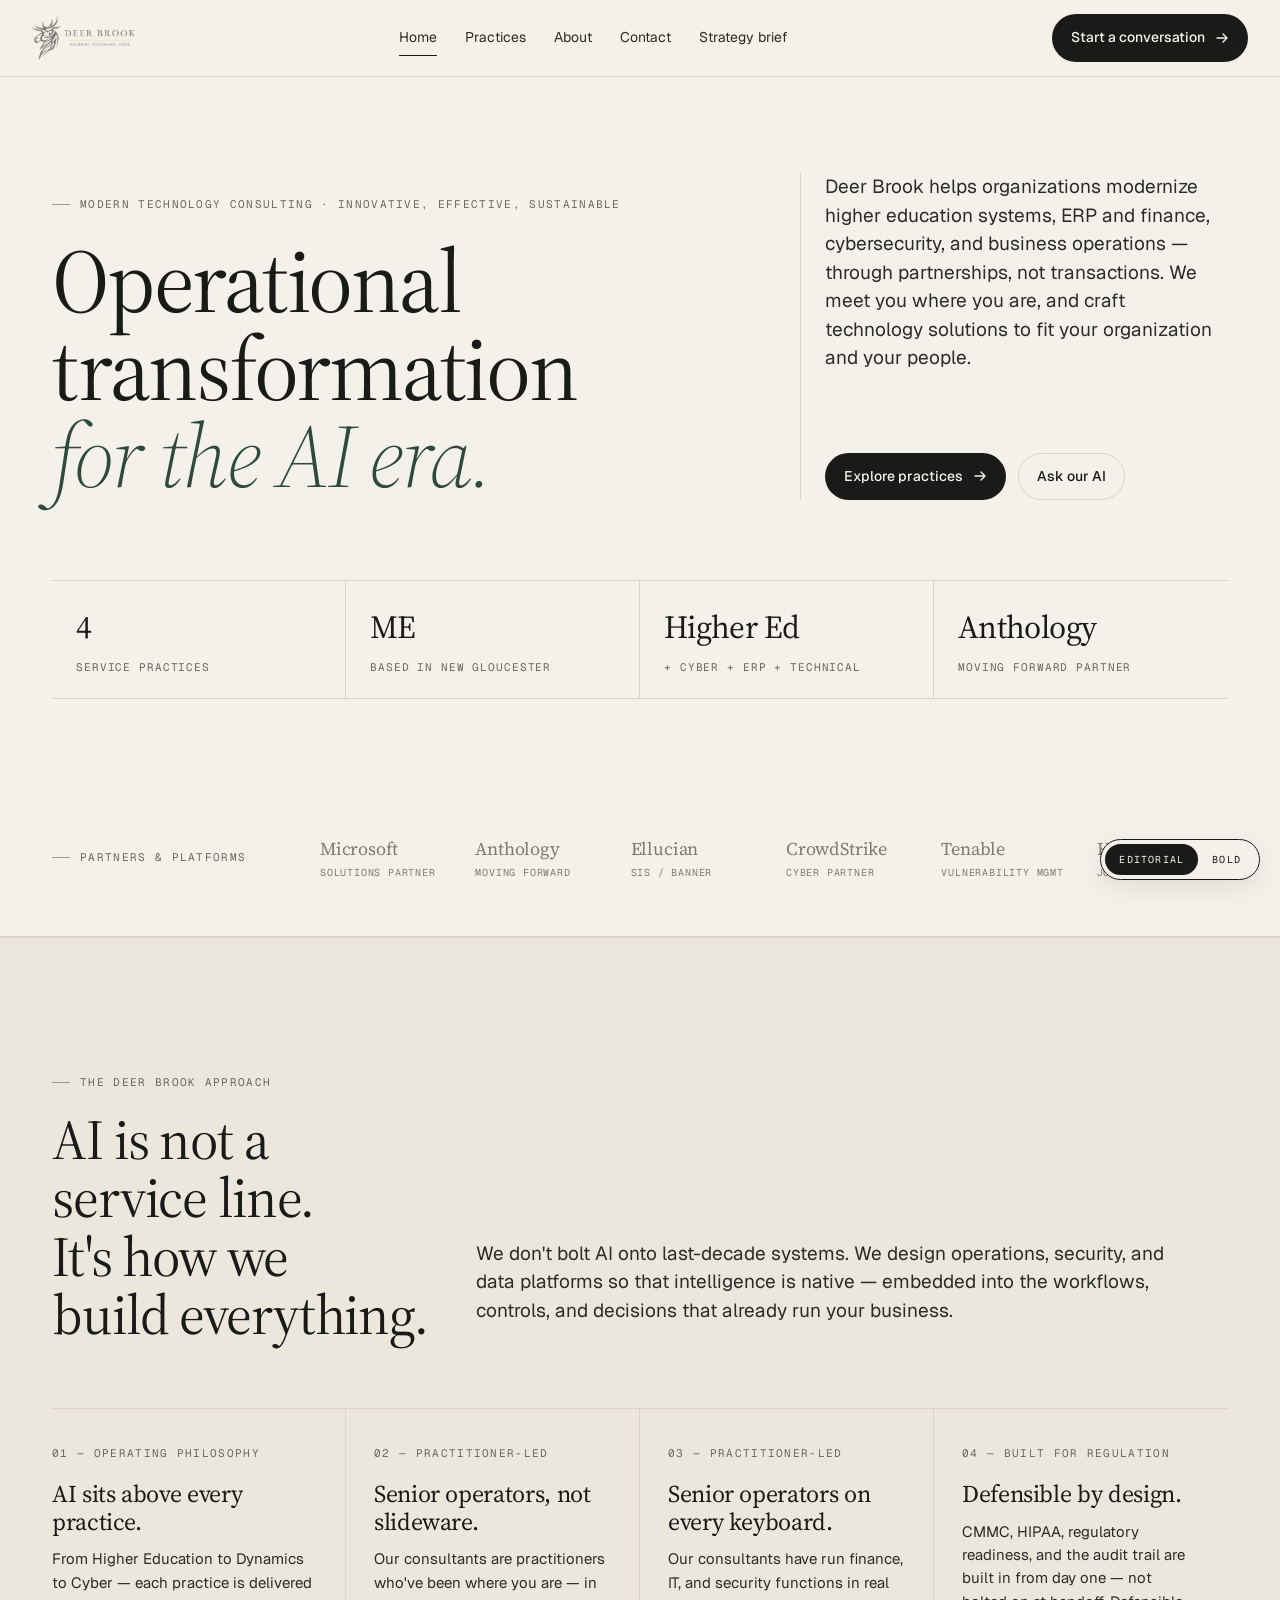
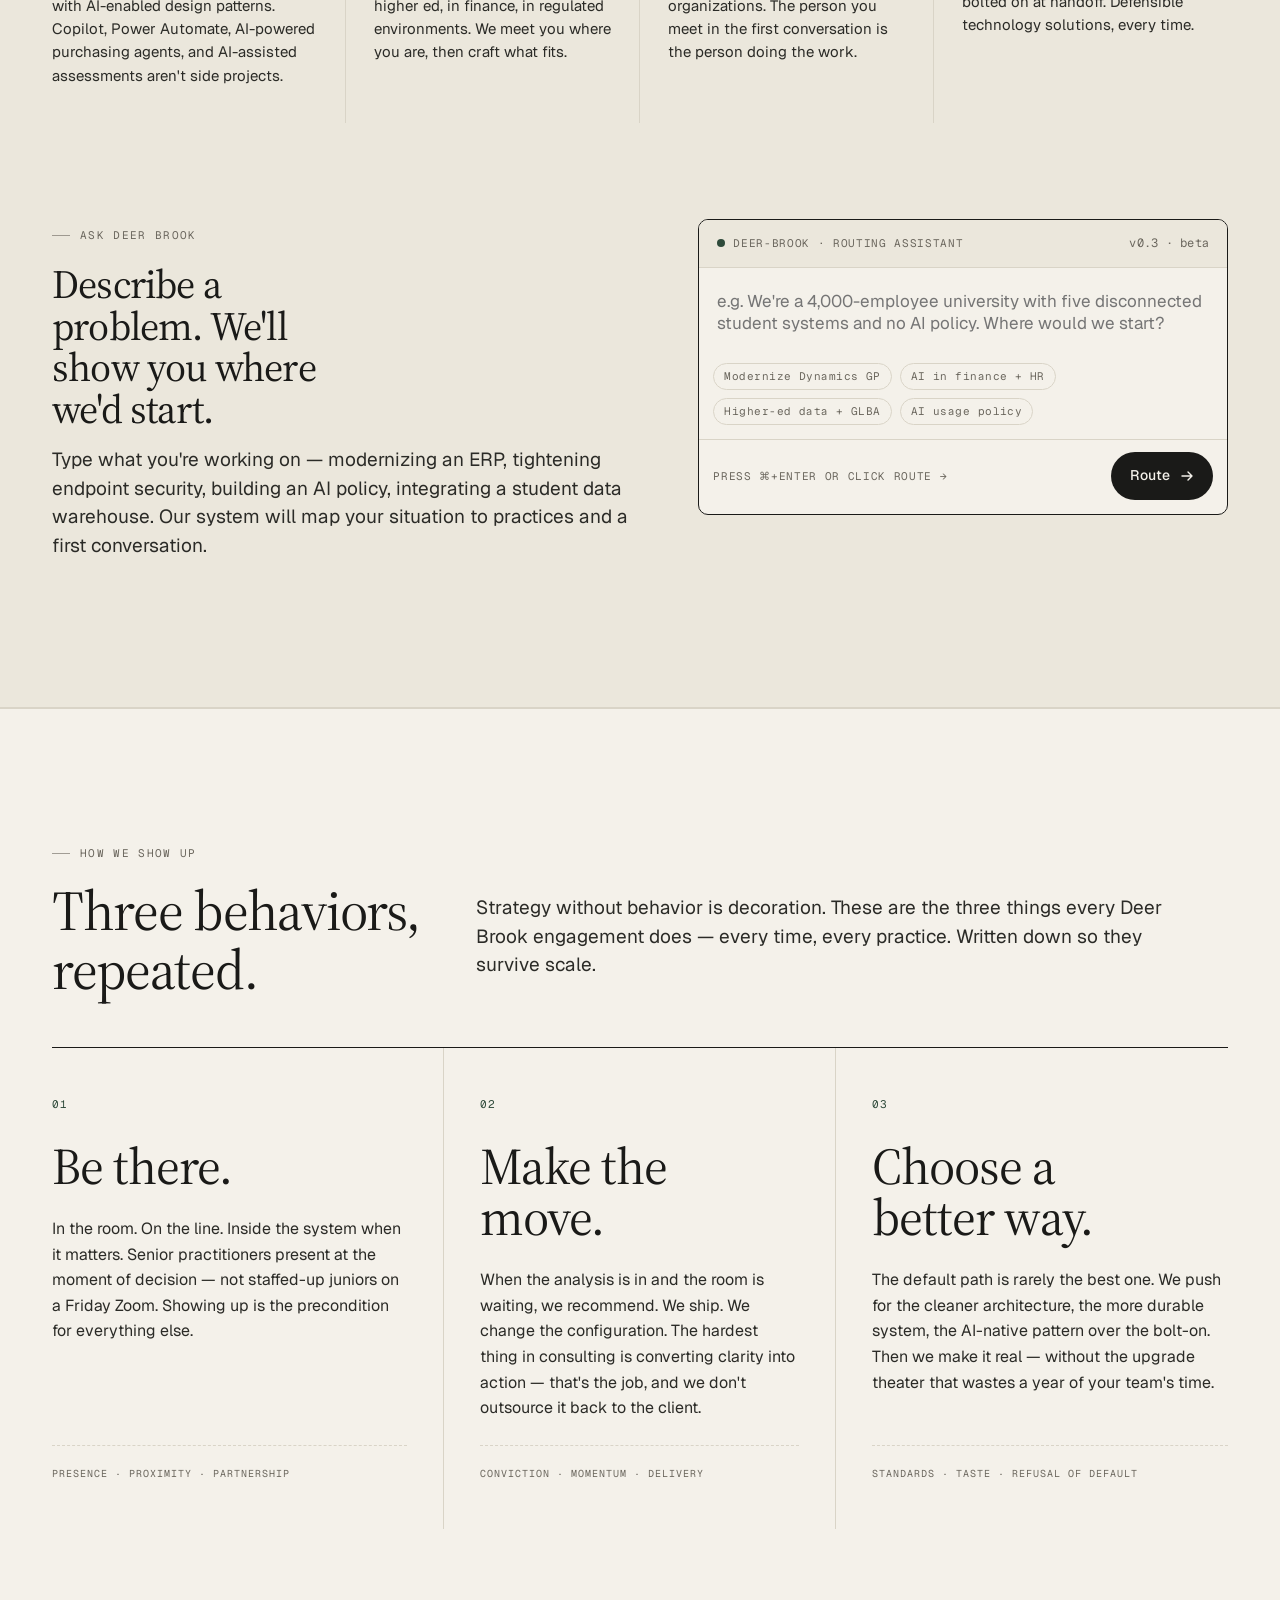
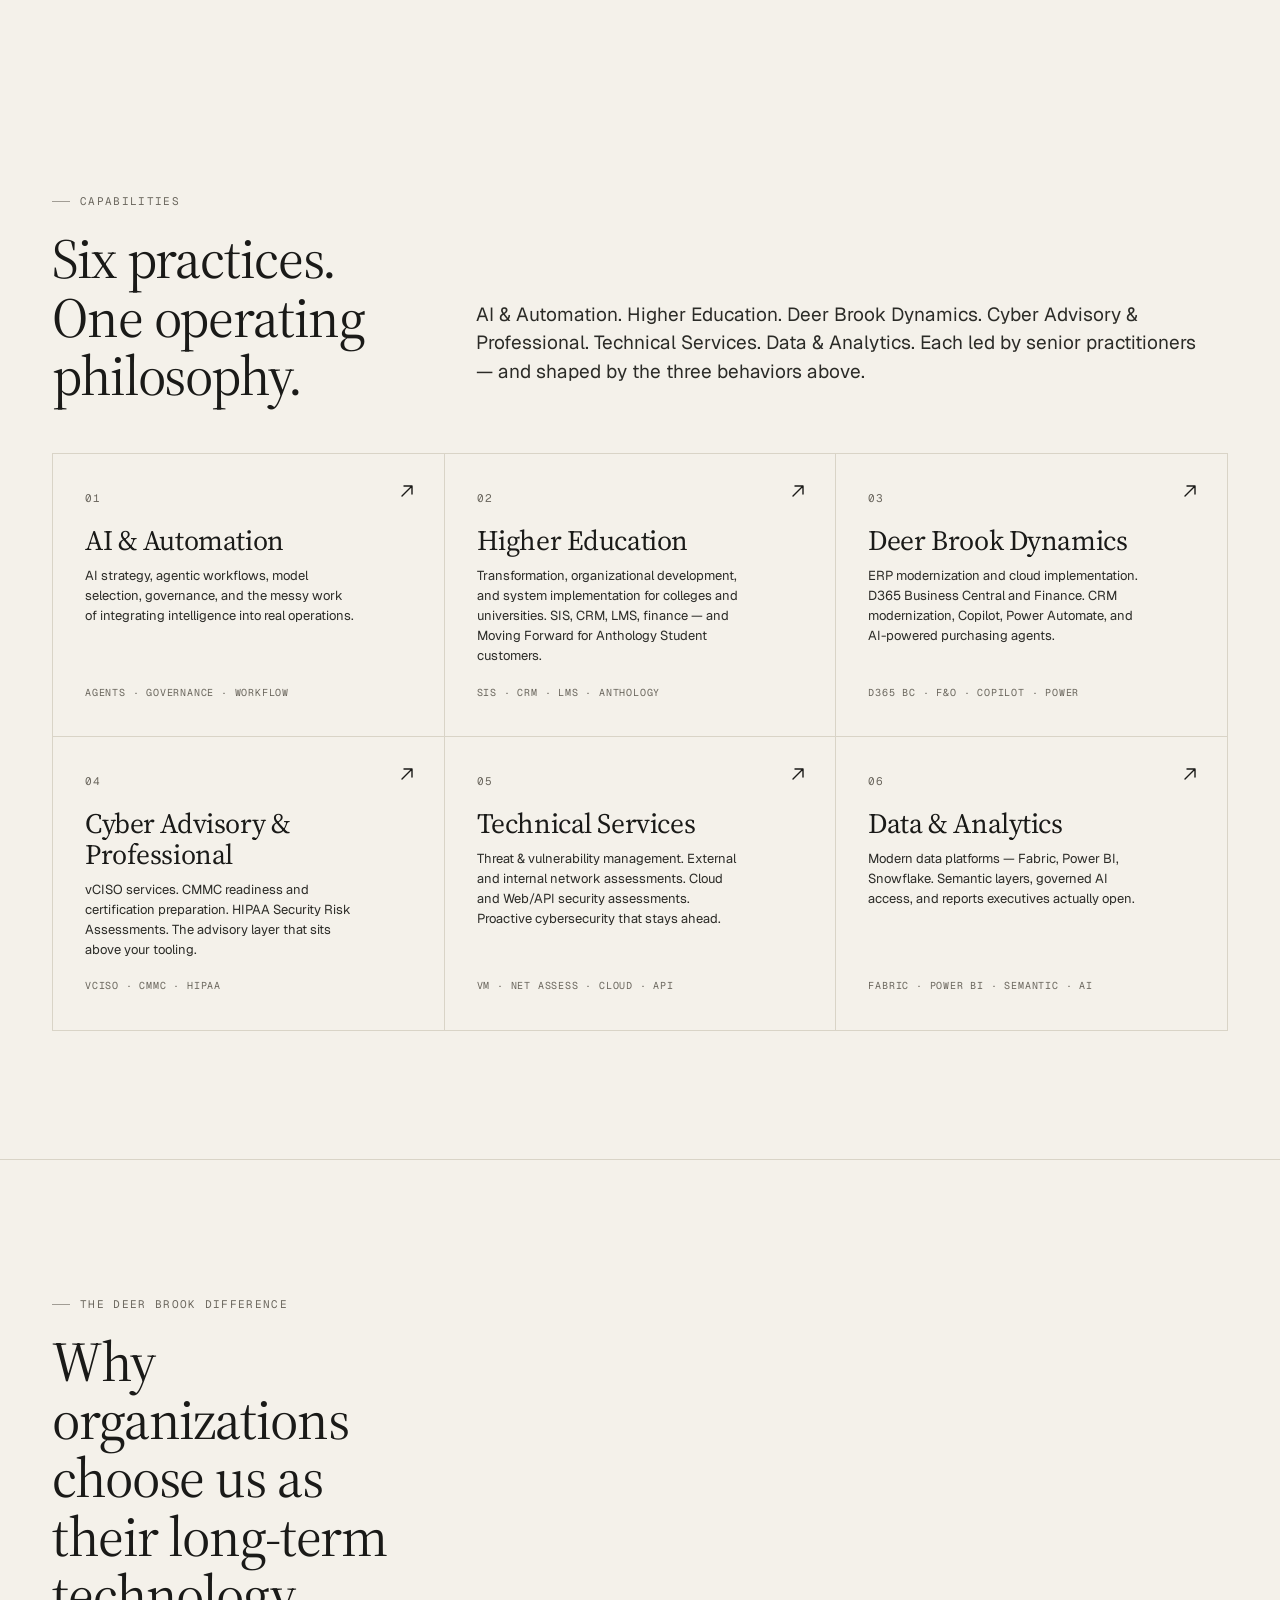
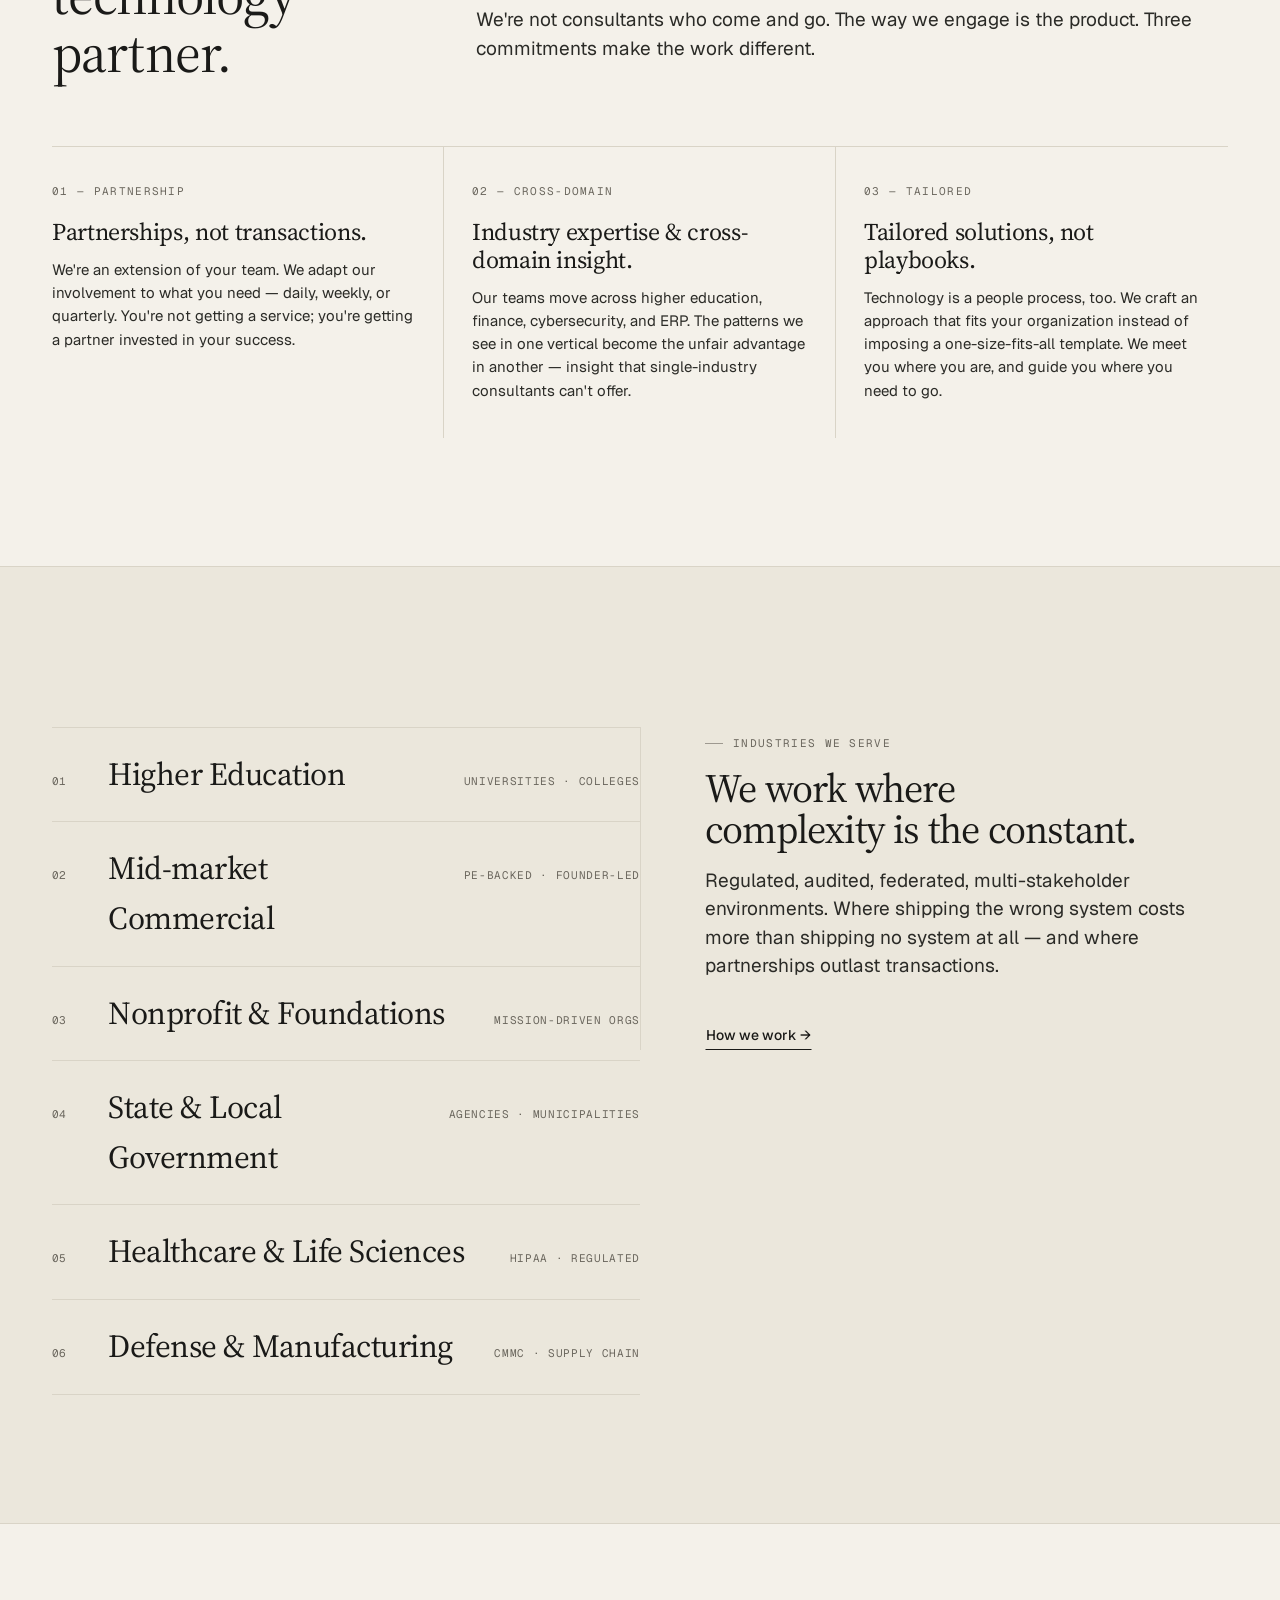
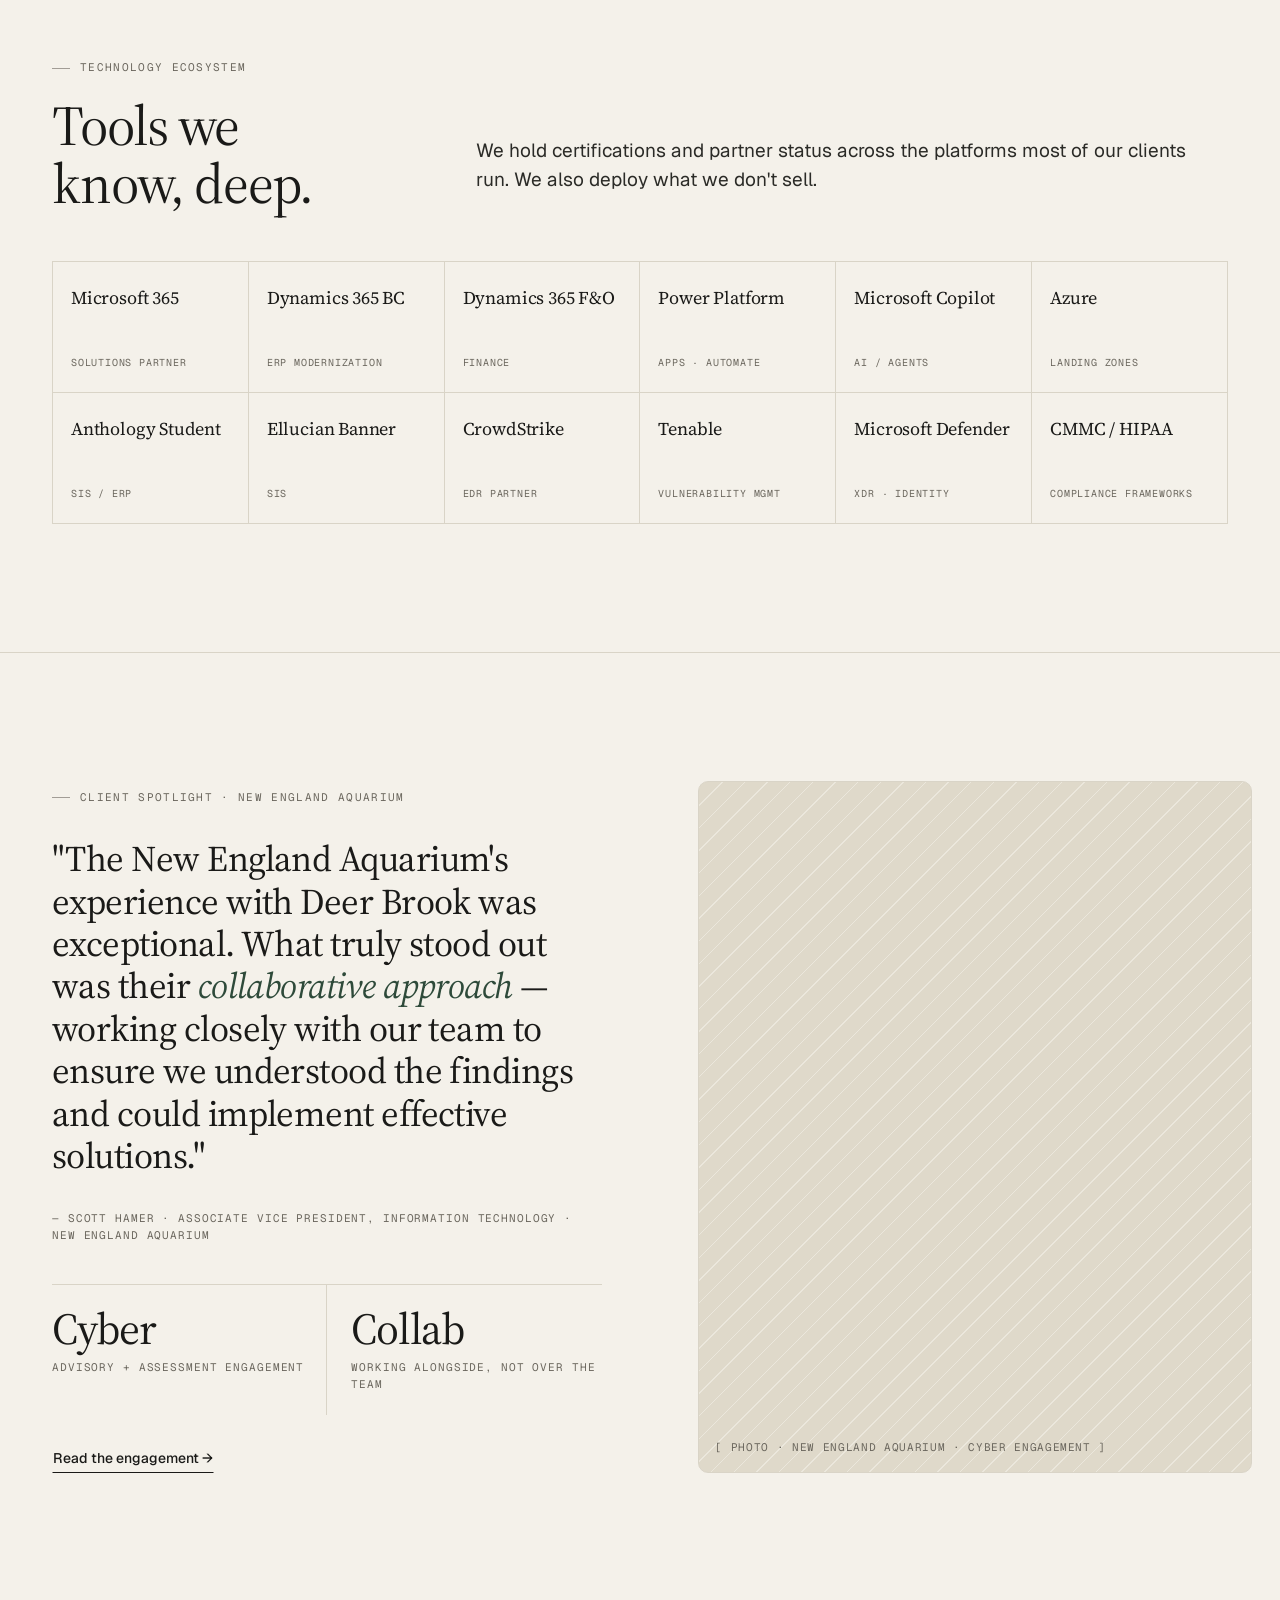
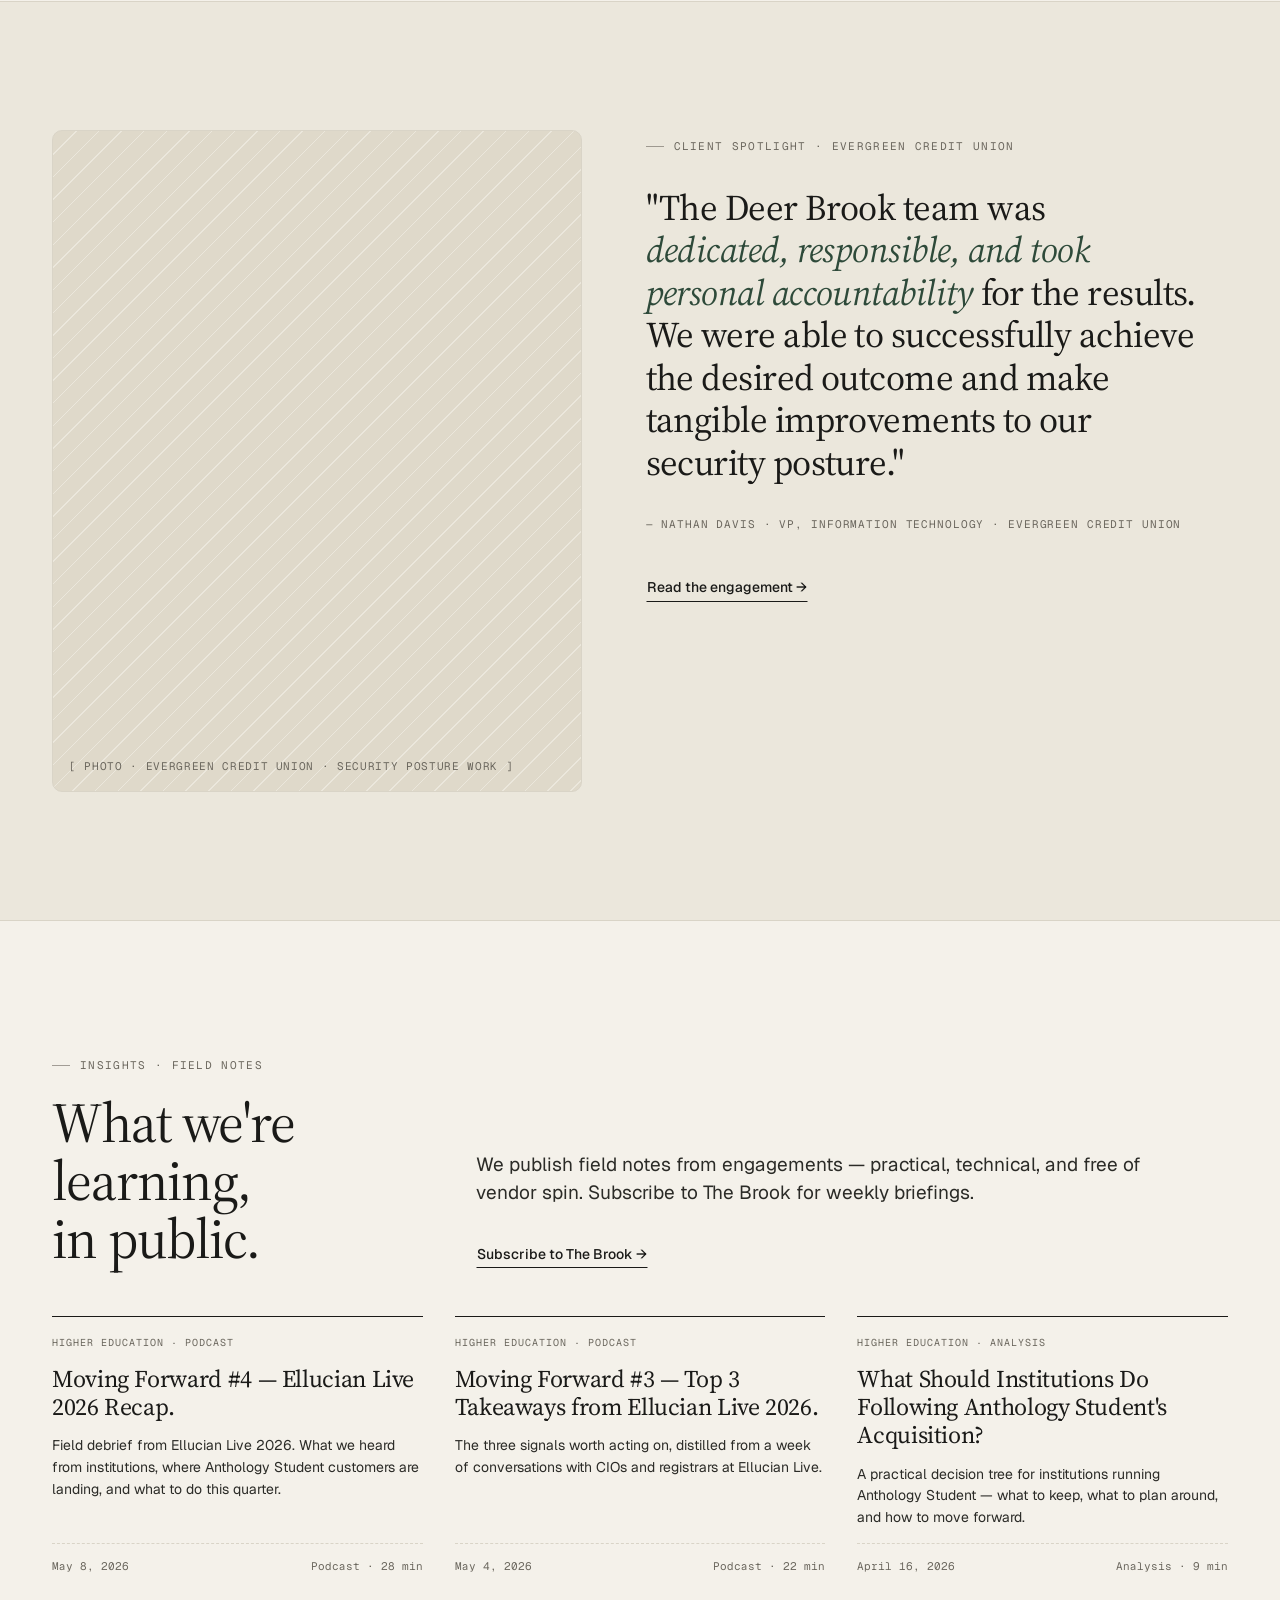
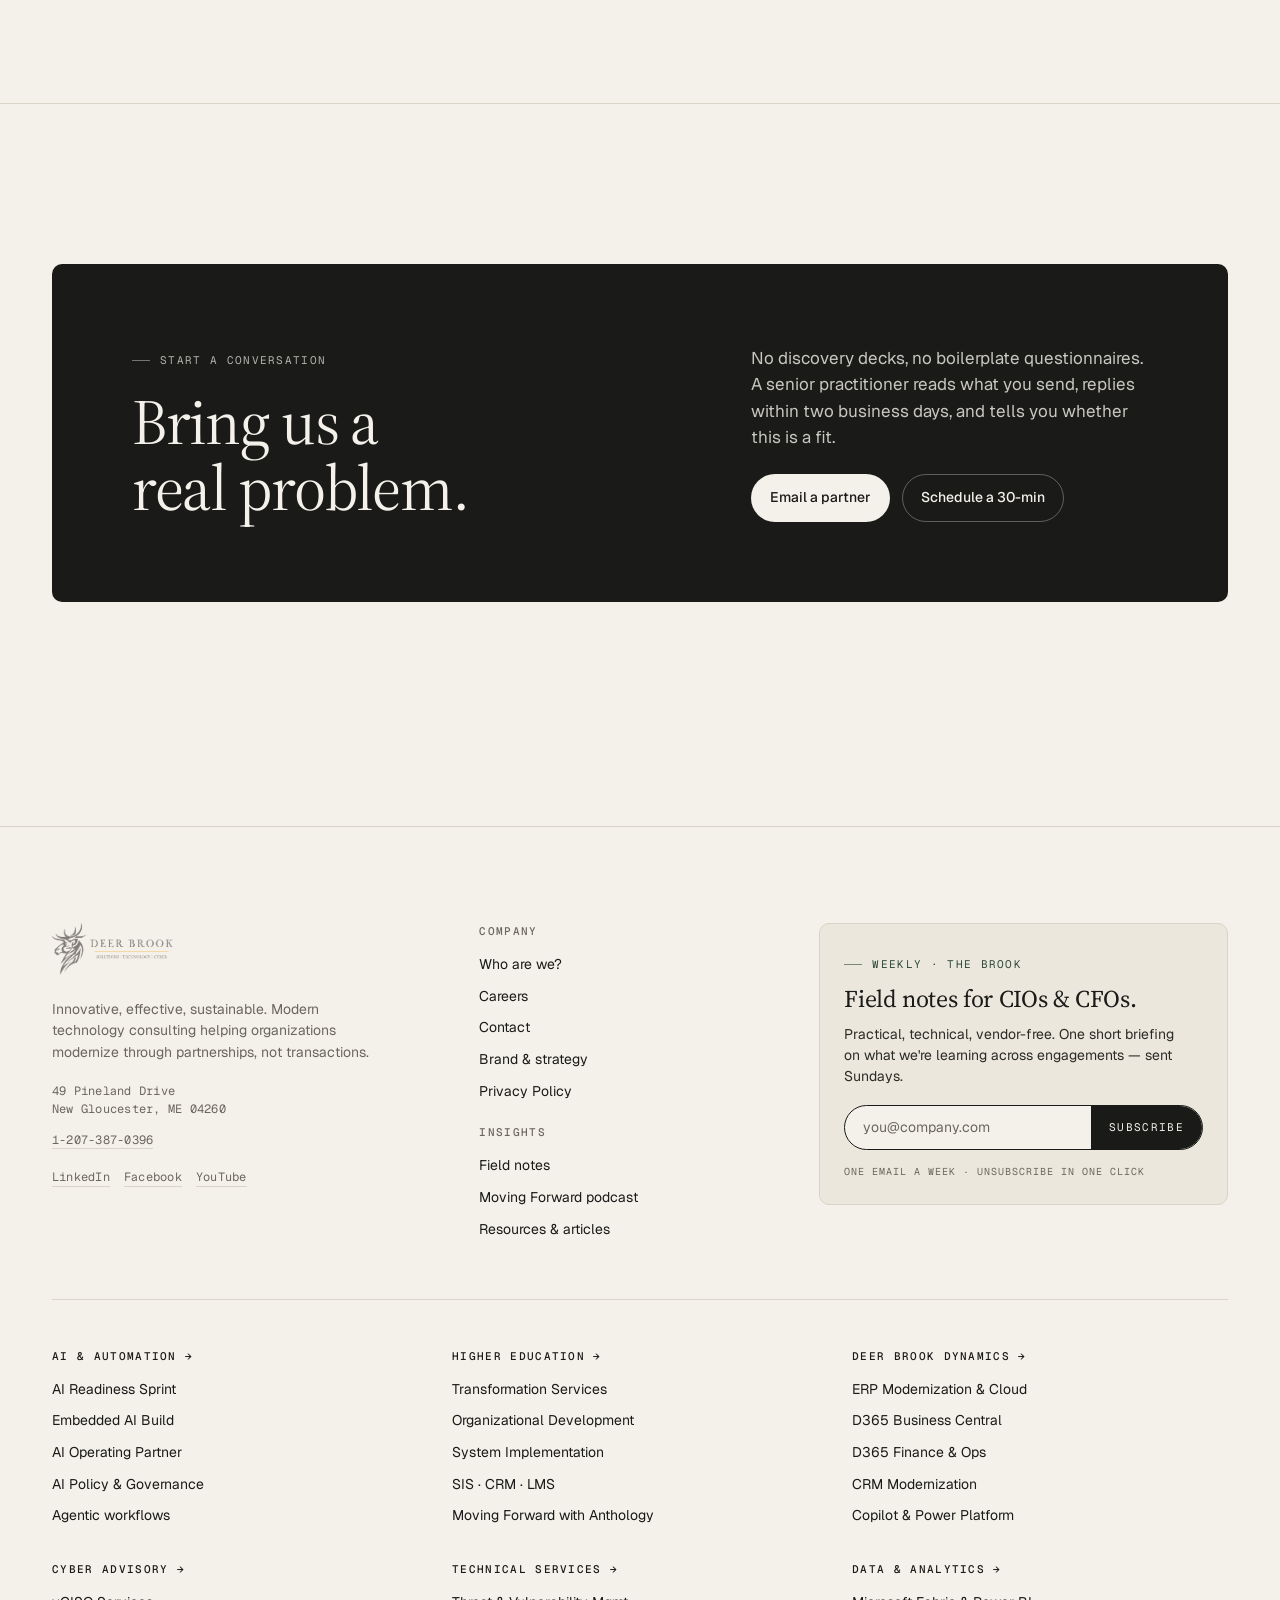
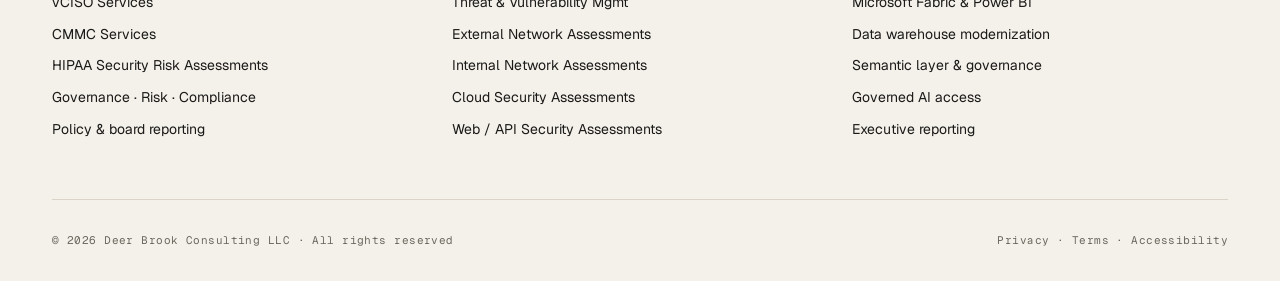
<file: home.html>
<!doctype html>
<html lang="en" data-mode="editorial">
<head>
<meta charset="utf-8" />
<meta name="viewport" content="width=device-width, initial-scale=1" />
<title>Deer Brook — Operational transformation for the AI era</title>
<link rel="preconnect" href="https://fonts.googleapis.com" />
<link rel="preconnect" href="https://fonts.gstatic.com" crossorigin />
<link href="https://fonts.googleapis.com/css2?family=Source+Serif+4:opsz,wght@8..60,300;8..60,400;8..60,500&family=Geist:wght@300;400;500;600&family=Geist+Mono:wght@400;500&display=swap" rel="stylesheet" />
<link rel="stylesheet" href="brand.css" />
<style>
  /* ===== Hero ===== */
  .hero { padding: 96px 0 80px; position: relative; overflow: hidden; }
  .hero-grid {
    display: grid;
    grid-template-columns: 1.6fr 1fr;
    gap: 64px;
    align-items: end;
  }
  @media (max-width: 960px) { .hero-grid { grid-template-columns: 1fr; gap: 40px; } }
  .hero h1 {
    font-size: clamp(48px, 7vw, 96px);
    line-height: 0.98;
    letter-spacing: -0.025em;
    max-width: 14ch;
  }
  .hero h1 em {
    font-style: italic;
    color: var(--forest);
    font-weight: 300;
  }
  .hero-meta {
    display: flex;
    flex-direction: column;
    gap: 24px;
    border-left: 1px solid var(--rule);
    padding-left: 24px;
  }
  .hero-meta p { margin: 0; }
  .hero-actions { display: flex; gap: 12px; margin-top: 56px; flex-wrap: wrap; }

  .hero-strip {
    display: grid;
    grid-template-columns: repeat(4, 1fr);
    gap: 0;
    margin-top: 80px;
    border-top: 1px solid var(--rule);
    border-bottom: 1px solid var(--rule);
  }
  .hero-strip > div {
    padding: 22px 24px;
    border-right: 1px solid var(--rule);
  }
  .hero-strip > div:last-child { border-right: 0; }
  .hero-strip .k { font-family: var(--font-display); font-size: 32px; letter-spacing: -0.02em; }
  .hero-strip .v { font-family: var(--font-mono); font-size: 11px; letter-spacing: 0.08em; text-transform: uppercase; color: var(--muted); margin-top: 6px; }
  @media (max-width: 720px) {
    .hero-strip { grid-template-columns: 1fr 1fr; }
    .hero-strip > div { border-bottom: 1px solid var(--rule); }
    .hero-strip > div:nth-child(2n) { border-right: 0; }
    .hero-strip > div:nth-last-child(-n+2) { border-bottom: 0; }
  }

  /* ===== Trust strip ===== */
  .trust { padding: 56px 0; border-bottom: 1px solid var(--rule); }
  .trust-row {
    display: grid;
    grid-template-columns: 220px 1fr;
    gap: 48px;
    align-items: center;
  }
  .trust-logos {
    display: grid;
    grid-template-columns: repeat(6, 1fr);
    gap: 24px;
    align-items: center;
  }
  .trust-logo {
    font-family: var(--font-display);
    font-size: 18px;
    color: var(--muted);
    letter-spacing: -0.01em;
    opacity: 0.85;
  }
  .trust-logo .sub { font-family: var(--font-mono); font-size: 10px; letter-spacing: 0.08em; text-transform: uppercase; display: block; margin-top: 2px; }
  @media (max-width: 720px) { .trust-row { grid-template-columns: 1fr; } .trust-logos { grid-template-columns: repeat(3, 1fr); } }

  /* ===== AI narrative ===== */
  .ai-narrative { background: var(--paper-2); border-top: 1px solid var(--rule); border-bottom: 1px solid var(--rule); }
  [data-mode="bold"] .ai-narrative { background: var(--paper-2); }
  .ai-narrative h2 { max-width: 18ch; }
  .ai-pillars {
    display: grid;
    grid-template-columns: repeat(4, 1fr);
    gap: 0;
    margin-top: 64px;
    border-top: 1px solid var(--rule);
  }
  .ai-pillar {
    padding: 36px 28px 36px 0;
    border-right: 1px solid var(--rule);
  }
  .ai-pillar:nth-child(4n) { border-right: 0; }
  .ai-pillar:nth-child(n+1) { padding-left: 0; }
  .ai-pillar:not(:first-child) { padding-left: 28px; }
  .ai-pillar .num {
    font-family: var(--font-mono);
    font-size: 11px;
    letter-spacing: 0.12em;
    color: var(--muted);
    text-transform: uppercase;
    margin-bottom: 18px;
  }
  .ai-pillar h4 {
    font-family: var(--font-display);
    font-weight: 400;
    font-size: 24px;
    line-height: 1.15;
    letter-spacing: -0.015em;
    margin-bottom: 12px;
  }
  .ai-pillar p { font-size: 15px; color: var(--ink-2); margin: 0; }
  @media (max-width: 960px) {
    .ai-pillars { grid-template-columns: 1fr 1fr; }
    .ai-pillar { border-bottom: 1px solid var(--rule); }
    .ai-pillar:nth-child(2n) { border-right: 0; }
  }
  @media (max-width: 560px) {
    .ai-pillars { grid-template-columns: 1fr; }
    .ai-pillar { border-right: 0 !important; padding-left: 0 !important; padding-right: 0; }
  }

  /* ===== AI ask widget ===== */
  .ai-ask {
    display: grid;
    grid-template-columns: 1.1fr 1fr;
    gap: 64px;
    align-items: start;
    padding-top: var(--s-9);
  }
  @media (max-width: 960px) { .ai-ask { grid-template-columns: 1fr; gap: 36px; } }
  .ai-ask h3 { font-size: 40px; max-width: 14ch; }
  .ask-card {
    background: var(--paper);
    border: 1px solid var(--ink);
    border-radius: var(--radius-lg);
    padding: 0;
    overflow: hidden;
  }
  .ask-head {
    display: flex;
    align-items: center;
    justify-content: space-between;
    padding: 14px 18px;
    border-bottom: 1px solid var(--rule);
    background: var(--paper-2);
  }
  .ask-head .dot { width: 8px; height: 8px; border-radius: 50%; background: var(--forest); display: inline-block; margin-right: 8px; }
  .ask-input {
    width: 100%;
    border: 0;
    background: transparent;
    padding: 22px 18px;
    font-family: var(--font-sans);
    font-size: 17px;
    color: var(--ink);
    outline: none;
    resize: none;
    min-height: 84px;
  }
  .ask-actions {
    display: flex;
    justify-content: space-between;
    align-items: center;
    padding: 12px 14px 14px;
    border-top: 1px solid var(--rule);
  }
  .ask-suggestions {
    display: flex;
    flex-wrap: wrap;
    gap: 8px;
    padding: 0 14px 14px;
  }
  .ask-suggestions .chip { cursor: pointer; transition: border-color 0.15s ease, color 0.15s ease; }
  .ask-suggestions .chip:hover { border-color: var(--ink); color: var(--ink); }
  .ask-output {
    padding: 16px 18px;
    border-top: 1px solid var(--rule);
    background: var(--paper-2);
    font-size: 14px;
    color: var(--ink-2);
    line-height: 1.6;
    max-height: 240px;
    overflow: auto;
    white-space: pre-wrap;
  }
  .ask-output:empty { display: none; }
  .ask-status {
    font-family: var(--font-mono);
    font-size: 11px;
    color: var(--muted);
    letter-spacing: 0.06em;
    text-transform: uppercase;
  }

  /* ===== Behaviors ===== */
  .behaviors {
    display: grid;
    grid-template-columns: repeat(3, 1fr);
    gap: 0;
    border-top: 1px solid var(--ink);
    margin-top: 8px;
  }
  .behavior {
    padding: 48px 36px 48px 0;
    border-right: 1px solid var(--rule);
    display: flex;
    flex-direction: column;
  }
  .behavior:last-child { border-right: 0; padding-right: 0; }
  .behavior:not(:first-child) { padding-left: 36px; }
  .behavior .b-num {
    font-family: var(--font-mono);
    font-size: 11px;
    color: var(--forest);
    letter-spacing: 0.12em;
    text-transform: uppercase;
    margin-bottom: 28px;
  }
  .behavior .b-title {
    font-family: var(--font-display);
    font-weight: 400;
    font-size: clamp(36px, 4vw, 56px);
    letter-spacing: -0.02em;
    line-height: 1;
    margin-bottom: 24px;
    color: var(--ink);
  }
  .behavior .b-body {
    font-size: 16px;
    line-height: 1.6;
    color: var(--ink-2);
    margin: 0 0 24px;
    max-width: 38ch;
  }
  .behavior .b-meta {
    margin-top: auto;
    padding-top: 20px;
    border-top: 1px dashed var(--rule);
    font-family: var(--font-mono);
    font-size: 10px;
    color: var(--muted);
    letter-spacing: 0.1em;
    text-transform: uppercase;
  }
  @media (max-width: 900px) {
    .behaviors { grid-template-columns: 1fr; }
    .behavior { border-right: 0 !important; padding-left: 0 !important; padding-right: 0; border-bottom: 1px solid var(--rule); padding-top: 36px; padding-bottom: 36px; }
    .behavior:last-child { border-bottom: 0; padding-bottom: 0; }
  }
  [data-mode="bold"] .behavior .b-title { font-family: var(--font-sans); font-weight: 500; }
  [data-mode="bold"] .behavior .b-num { color: var(--forest); }

  /* ===== Practice grid ===== */
  .practices {
    display: grid;
    grid-template-columns: repeat(3, 1fr);
    gap: 0;
    border-top: 1px solid var(--rule);
    border-left: 1px solid var(--rule);
  }
  .practice {
    border-right: 1px solid var(--rule);
    border-bottom: 1px solid var(--rule);
    padding: 36px 32px;
    background: var(--paper);
    transition: background 0.18s ease, color 0.18s ease;
    position: relative;
    display: flex;
    flex-direction: column;
    min-height: 260px;
  }
  .practice:hover { background: var(--ink); color: var(--paper); }
  .practice:hover .practice-meta { color: var(--paper); opacity: 0.8; }
  .practice:hover .practice-arrow { color: var(--paper); transform: translate(3px, -3px); }
  .practice .num {
    font-family: var(--font-mono);
    font-size: 11px;
    color: var(--muted);
    letter-spacing: 0.08em;
  }
  .practice h4 {
    font-family: var(--font-display);
    font-weight: 400;
    font-size: 28px;
    letter-spacing: -0.015em;
    margin: 18px 0 10px;
    line-height: 1.1;
  }
  .practice-meta {
    font-size: 13px;
    color: var(--ink-2);
    line-height: 1.55;
    max-width: 30ch;
    margin: 0;
  }
  .practice-arrow {
    position: absolute;
    top: 28px;
    right: 28px;
    width: 18px; height: 18px;
    transition: transform 0.2s ease;
  }
  .practice-tags {
    margin-top: auto;
    padding-top: 18px;
    font-family: var(--font-mono);
    font-size: 10px;
    color: var(--muted);
    letter-spacing: 0.08em;
    text-transform: uppercase;
  }
  @media (max-width: 1024px) { .practices { grid-template-columns: repeat(2, 1fr); } }
  @media (max-width: 560px) { .practices { grid-template-columns: 1fr; } }

  /* ===== Industries ===== */
  .industries {
    display: grid;
    grid-template-columns: 1fr 1fr;
    gap: 0;
    margin-top: 32px;
  }
  .industry-list { display: flex; flex-direction: column; }
  .industry-row {
    display: grid;
    grid-template-columns: 32px 1fr auto;
    gap: 24px;
    padding: 22px 0;
    border-bottom: 1px solid var(--rule);
    align-items: baseline;
    cursor: pointer;
    transition: padding 0.2s ease;
  }
  .industry-row:first-child { border-top: 1px solid var(--rule); }
  .industry-row:hover { padding-left: 12px; }
  .industry-row .ix-num { font-family: var(--font-mono); font-size: 11px; color: var(--muted); }
  .industry-row .ix-name { font-family: var(--font-display); font-size: 32px; letter-spacing: -0.015em; }
  .industry-row .ix-meta { font-family: var(--font-mono); font-size: 11px; color: var(--muted); letter-spacing: 0.06em; text-transform: uppercase; }
  .industries-aside {
    padding-left: 64px;
    border-left: 1px solid var(--rule);
    align-self: start;
    position: sticky;
    top: 96px;
  }
  .industries-aside h3 { margin-bottom: 16px; }
  @media (max-width: 960px) {
    .industries { grid-template-columns: 1fr; }
    .industries-aside { border-left: 0; padding-left: 0; position: static; margin-top: 40px; }
    .industry-row .ix-name { font-size: 26px; }
  }

  /* ===== Tech ecosystem ===== */
  .tech-grid {
    display: grid;
    grid-template-columns: repeat(6, 1fr);
    gap: 1px;
    background: var(--rule);
    border: 1px solid var(--rule);
    margin-top: 48px;
  }
  .tech-cell {
    background: var(--paper);
    padding: 22px 18px;
    display: flex;
    flex-direction: column;
    justify-content: space-between;
    min-height: 130px;
  }
  .tech-cell .t-name { font-family: var(--font-display); font-size: 18px; letter-spacing: -0.01em; }
  .tech-cell .t-tag { font-family: var(--font-mono); font-size: 10px; color: var(--muted); letter-spacing: 0.08em; text-transform: uppercase; }
  @media (max-width: 960px) { .tech-grid { grid-template-columns: repeat(3, 1fr); } }
  @media (max-width: 480px) { .tech-grid { grid-template-columns: repeat(2, 1fr); } }

  /* ===== Case spotlight ===== */
  .spotlight {
    display: grid;
    grid-template-columns: 1.1fr 1fr;
    gap: 64px;
    align-items: stretch;
  }
  @media (max-width: 960px) { .spotlight { grid-template-columns: 1fr; } }
  .spotlight-text { padding-right: 32px; }
  .spotlight-quote {
    font-family: var(--font-display);
    font-size: 36px;
    line-height: 1.18;
    letter-spacing: -0.015em;
    color: var(--ink);
    margin: 32px 0;
    text-wrap: balance;
  }
  .spotlight-attr { font-family: var(--font-mono); font-size: 11px; letter-spacing: 0.08em; text-transform: uppercase; color: var(--muted); }
  .spotlight-image {
    aspect-ratio: 4/5;
    min-height: 420px;
  }
  .spotlight-stats {
    display: grid;
    grid-template-columns: 1fr 1fr;
    gap: 0;
    border-top: 1px solid var(--rule);
    margin-top: 40px;
  }
  .spotlight-stats > div { padding: 22px 0; border-right: 1px solid var(--rule); }
  .spotlight-stats > div:last-child { border-right: 0; padding-left: 24px; }
  .spotlight-stats .k { font-family: var(--font-display); font-size: 44px; letter-spacing: -0.02em; line-height: 1; }
  .spotlight-stats .v { font-family: var(--font-mono); font-size: 11px; color: var(--muted); letter-spacing: 0.08em; text-transform: uppercase; margin-top: 8px; }

  /* ===== Insights ===== */
  .insights {
    display: grid;
    grid-template-columns: repeat(3, 1fr);
    gap: 32px;
    margin-top: 32px;
  }
  .insight {
    display: flex;
    flex-direction: column;
    gap: 14px;
    padding-top: 18px;
    border-top: 1px solid var(--ink);
    transition: opacity 0.2s ease;
  }
  .insight .ix-cat { font-family: var(--font-mono); font-size: 10px; letter-spacing: 0.1em; text-transform: uppercase; color: var(--muted); }
  .insight h4 {
    font-family: var(--font-display);
    font-weight: 400;
    font-size: 24px;
    line-height: 1.18;
    letter-spacing: -0.015em;
    margin: 0;
  }
  .insight p { font-size: 14px; color: var(--ink-2); margin: 0; }
  .insight .ix-foot { display: flex; justify-content: space-between; font-family: var(--font-mono); font-size: 11px; color: var(--muted); margin-top: auto; padding-top: 14px; border-top: 1px dashed var(--rule); }
  @media (max-width: 800px) { .insights { grid-template-columns: 1fr; } }

  /* ===== Big CTA ===== */
  .cta-block {
    background: var(--ink);
    color: var(--paper);
    border-radius: var(--radius-lg);
    padding: 80px;
    display: grid;
    grid-template-columns: 1.4fr 1fr;
    gap: 64px;
    align-items: end;
    margin-top: 32px;
  }
  [data-mode="bold"] .cta-block { background: var(--forest); color: #0E100D; }
  .cta-block h2 { color: inherit; font-size: clamp(36px, 5vw, 64px); max-width: 14ch; }
  [data-mode="bold"] .cta-block h2 { color: #0E100D; }
  .cta-block p { color: inherit; opacity: 0.8; font-size: 17px; max-width: 36ch; }
  .cta-block .btn-primary { background: var(--paper); color: var(--ink); }
  .cta-block .btn-primary:hover { background: var(--forest); color: var(--paper); }
  [data-mode="bold"] .cta-block .btn-primary { background: #0E100D; color: var(--forest); }
  .cta-block .btn-ghost { color: inherit; border-color: rgba(255,255,255,0.3); }
  [data-mode="bold"] .cta-block .btn-ghost { color: #0E100D; border-color: rgba(14,16,13,0.3); }
  @media (max-width: 960px) { .cta-block { grid-template-columns: 1fr; padding: 48px; gap: 32px; } }

  /* ===== Floating mode toggle ===== */
  .mode-toggle {
    position: fixed;
    bottom: 20px;
    right: 20px;
    z-index: 100;
    background: var(--paper);
    border: 1px solid var(--ink);
    border-radius: 999px;
    padding: 4px;
    display: inline-flex;
    box-shadow: 0 8px 24px rgba(0,0,0,0.08);
  }
  .mode-toggle button {
    border: 0;
    background: transparent;
    color: var(--ink);
    font-family: var(--font-mono);
    font-size: 10px;
    letter-spacing: 0.12em;
    text-transform: uppercase;
    padding: 8px 14px;
    border-radius: 999px;
    cursor: pointer;
  }
  .mode-toggle button.active { background: var(--ink); color: var(--paper); }
  [data-mode="bold"] .mode-toggle { background: var(--paper-2); border-color: var(--forest); }
  [data-mode="bold"] .mode-toggle button.active { background: var(--forest); color: #0E100D; }

  /* ===== Bold mode specific accents ===== */
  [data-mode="bold"] .hero h1 em { color: var(--forest); font-style: italic; }
  [data-mode="bold"] .practice:hover { background: var(--forest); color: #0E100D; }
  [data-mode="bold"] .practice:hover .practice-meta { color: #0E100D; }
  [data-mode="bold"] .spotlight-quote { color: var(--ink); }
  [data-mode="bold"] .insight { border-top-color: var(--forest); }
  [data-mode="bold"] .hero-strip .k,
  [data-mode="bold"] .industry-row .ix-name,
  [data-mode="bold"] .spotlight-stats .k { color: var(--ink); }

  /* In bold, hero gets a hairline grid backdrop */
  [data-mode="bold"] .hero::before {
    content: "";
    position: absolute;
    inset: 0;
    background-image:
      linear-gradient(to right, color-mix(in oklab, var(--ink) 6%, transparent) 1px, transparent 1px),
      linear-gradient(to bottom, color-mix(in oklab, var(--ink) 6%, transparent) 1px, transparent 1px);
    background-size: 80px 80px;
    pointer-events: none;
    mask-image: radial-gradient(ellipse at 70% 30%, black 40%, transparent 80%);
  }
</style>
</head>
<body data-screen-label="home">

<!-- NAV -->
<header class="nav">
  <div class="nav-inner">
    <a href="index.html" class="brand" aria-label="Deer Brook — home"></a>
    <nav class="nav-links">
      <a href="home.html" class="active">Home</a>
      <a href="practice.html">Practices</a>
      <a href="about.html">About</a>
      <a href="contact.html">Contact</a>
      <a href="strategy.html">Strategy brief</a>
    </nav>
    <a href="contact.html" class="btn btn-primary">
      Start a conversation
      <svg class="arrow" width="14" height="14" viewBox="0 0 14 14" fill="none"><path d="M2 7h10M8 3l4 4-4 4" stroke="currentColor" stroke-width="1.4" stroke-linecap="round" stroke-linejoin="round"/></svg>
    </a>
  </div>
</header>

<!-- HERO -->
<section class="hero">
  <div class="container">
    <div class="hero-grid">
      <div>
        <span class="eyebrow">Modern technology consulting · innovative, effective, sustainable</span>
        <h1 style="margin-top: 24px;">Operational transformation <em>for the AI era.</em></h1>
      </div>
      <div class="hero-meta">
        <p class="lead">Deer Brook helps organizations modernize higher education systems, ERP and finance, cybersecurity, and business operations — through partnerships, not transactions. We meet you where you are, and craft technology solutions to fit your organization and your people.</p>
        <div class="hero-actions">
          <a href="practice.html" class="btn btn-primary">
            Explore practices
            <svg class="arrow" width="14" height="14" viewBox="0 0 14 14" fill="none"><path d="M2 7h10M8 3l4 4-4 4" stroke="currentColor" stroke-width="1.4" stroke-linecap="round" stroke-linejoin="round"/></svg>
          </a>
          <a href="#ai-ask" class="btn btn-ghost">Ask our AI</a>
        </div>
      </div>
    </div>

    <div class="hero-strip">
      <div>
        <div class="k">4</div>
        <div class="v">service practices</div>
      </div>
      <div>
        <div class="k">ME</div>
        <div class="v">based in New Gloucester</div>
      </div>
      <div>
        <div class="k">Higher Ed</div>
        <div class="v">+ Cyber + ERP + Technical</div>
      </div>
      <div>
        <div class="k">Anthology</div>
        <div class="v">moving forward partner</div>
      </div>
    </div>
  </div>
</section>

<!-- TRUST -->
<section class="trust">
  <div class="container">
    <div class="trust-row">
      <div class="eyebrow">Partners &amp; platforms</div>
      <div class="trust-logos">
        <div class="trust-logo">Microsoft<span class="sub">Solutions Partner</span></div>
        <div class="trust-logo">Anthology<span class="sub">Moving Forward</span></div>
        <div class="trust-logo">Ellucian<span class="sub">SIS / Banner</span></div>
        <div class="trust-logo">CrowdStrike<span class="sub">Cyber partner</span></div>
        <div class="trust-logo">Tenable<span class="sub">Vulnerability mgmt</span></div>
        <div class="trust-logo">HigherEdBPO<span class="sub">Joint offering</span></div>
      </div>
    </div>
  </div>
</section>

<!-- AI NARRATIVE -->
<section class="ai-narrative">
  <div class="container">
    <div class="section-head">
      <div>
        <span class="eyebrow">The Deer Brook approach</span>
        <h2 style="margin-top: 20px;">AI is not a service line. It's how we build everything.</h2>
      </div>
      <div>
        <p class="lead">We don't bolt AI onto last-decade systems. We design operations, security, and data platforms so that intelligence is native — embedded into the workflows, controls, and decisions that already run your business.</p>
      </div>
    </div>

    <div class="ai-pillars">
      <div class="ai-pillar">
        <div class="num">01 — Operating philosophy</div>
        <h4>AI sits above every practice.</h4>
        <p>From Higher Education to Dynamics to Cyber — each practice is delivered with AI-enabled design patterns. Copilot, Power Automate, AI-powered purchasing agents, and AI-assisted assessments aren't side projects.</p>
      </div>
      <div class="ai-pillar">
        <div class="num">02 — Practitioner-led</div>
        <h4>Senior operators, not slideware.</h4>
        <p>Our consultants are practitioners who've been where you are — in higher ed, in finance, in regulated environments. We meet you where you are, then craft what fits.</p>
      </div>
      <div class="ai-pillar">
        <div class="num">03 — Practitioner-led</div>
        <h4>Senior operators on every keyboard.</h4>
        <p>Our consultants have run finance, IT, and security functions in real organizations. The person you meet in the first conversation is the person doing the work.</p>
      </div>
      <div class="ai-pillar">
        <div class="num">04 — Built for regulation</div>
        <h4>Defensible by design.</h4>
        <p>CMMC, HIPAA, regulatory readiness, and the audit trail are built in from day one — not bolted on at handoff. Defensible technology solutions, every time.</p>
      </div>
    </div>

    <!-- AI ASK widget -->
    <div class="ai-ask" id="ai-ask">
      <div>
        <span class="eyebrow">Ask Deer Brook</span>
        <h3 style="margin-top: 20px;">Describe a problem. We'll show you where we'd start.</h3>
        <p class="lead muted" style="margin-top: 16px;">Type what you're working on — modernizing an ERP, tightening endpoint security, building an AI policy, integrating a student data warehouse. Our system will map your situation to practices and a first conversation.</p>
      </div>
      <div class="ask-card">
        <div class="ask-head">
          <div style="display:flex; align-items:center;">
            <span class="dot"></span>
            <span class="ask-status">deer-brook · routing assistant</span>
          </div>
          <span class="mono">v0.3 · beta</span>
        </div>
        <textarea class="ask-input" id="askInput" placeholder="e.g. We're a 4,000-employee university with five disconnected student systems and no AI policy. Where would we start?"></textarea>
        <div class="ask-suggestions">
          <span class="chip" data-prompt="We need to modernize a 12-year-old Dynamics GP install — what's the path forward?">Modernize Dynamics GP</span>
          <span class="chip" data-prompt="How do we operationalize AI across finance and HR without a 2-year roadmap?">AI in finance + HR</span>
          <span class="chip" data-prompt="We're a higher-ed institution looking to consolidate student data and meet GLBA. Where do you start?">Higher-ed data + GLBA</span>
          <span class="chip" data-prompt="Build an AI usage policy for a mid-market manufacturer.">AI usage policy</span>
        </div>
        <div class="ask-actions">
          <span class="ask-status" id="askStatus">Press ⌘+Enter or click route →</span>
          <button class="btn btn-primary" id="askBtn">
            Route
            <svg class="arrow" width="14" height="14" viewBox="0 0 14 14" fill="none"><path d="M2 7h10M8 3l4 4-4 4" stroke="currentColor" stroke-width="1.4" stroke-linecap="round" stroke-linejoin="round"/></svg>
          </button>
        </div>
        <div class="ask-output" id="askOutput"></div>
      </div>
    </div>
  </div>
</section>

<!-- BEHAVIORS — the three things we do -->
<section style="border-top: 1px solid var(--rule);">
  <div class="container">
    <div class="section-head">
      <div>
        <span class="eyebrow">How we show up</span>
        <h2 style="margin-top: 20px;">Three behaviors, repeated.</h2>
      </div>
      <div>
        <p class="lead">Strategy without behavior is decoration. These are the three things every Deer Brook engagement does — every time, every practice. Written down so they survive scale.</p>
      </div>
    </div>

    <div class="behaviors">
      <div class="behavior">
        <span class="b-num">01</span>
        <h3 class="b-title">Be there.</h3>
        <p class="b-body">In the room. On the line. Inside the system when it matters. Senior practitioners present at the moment of decision — not staffed-up juniors on a Friday Zoom. Showing up is the precondition for everything else.</p>
        <div class="b-meta">Presence · proximity · partnership</div>
      </div>
      <div class="behavior">
        <span class="b-num">02</span>
        <h3 class="b-title">Make the move.</h3>
        <p class="b-body">When the analysis is in and the room is waiting, we recommend. We ship. We change the configuration. The hardest thing in consulting is converting clarity into action — that's the job, and we don't outsource it back to the client.</p>
        <div class="b-meta">Conviction · momentum · delivery</div>
      </div>
      <div class="behavior">
        <span class="b-num">03</span>
        <h3 class="b-title">Choose a better way.</h3>
        <p class="b-body">The default path is rarely the best one. We push for the cleaner architecture, the more durable system, the AI-native pattern over the bolt-on. Then we make it real — without the upgrade theater that wastes a year of your team's time.</p>
        <div class="b-meta">Standards · taste · refusal of default</div>
      </div>
    </div>
  </div>
</section>

<!-- PRACTICES -->
<section>
  <div class="container">
    <div class="section-head">
      <div>
        <span class="eyebrow">Capabilities</span>
        <h2 style="margin-top: 20px;">Six practices. One operating philosophy.</h2>
      </div>
      <div>
        <p class="lead">AI &amp; Automation. Higher Education. Deer Brook Dynamics. Cyber Advisory &amp; Professional. Technical Services. Data &amp; Analytics. Each led by senior practitioners — and shaped by the three behaviors above.</p>
      </div>
    </div>

    <div class="practices">
      <a href="practice.html" class="practice">
        <span class="num">01</span>
        <svg class="practice-arrow" viewBox="0 0 18 18" fill="none"><path d="M4 14L14 4M6 4h8v8" stroke="currentColor" stroke-width="1.4" stroke-linecap="round" stroke-linejoin="round"/></svg>
        <h4>AI &amp; Automation</h4>
        <p class="practice-meta">AI strategy, agentic workflows, model selection, governance, and the messy work of integrating intelligence into real operations.</p>
        <div class="practice-tags">Agents · Governance · Workflow</div>
      </a>
      <a href="practice-higher-ed.html" class="practice">
        <span class="num">02</span>
        <svg class="practice-arrow" viewBox="0 0 18 18" fill="none"><path d="M4 14L14 4M6 4h8v8" stroke="currentColor" stroke-width="1.4" stroke-linecap="round" stroke-linejoin="round"/></svg>
        <h4>Higher Education</h4>
        <p class="practice-meta">Transformation, organizational development, and system implementation for colleges and universities. SIS, CRM, LMS, finance — and Moving Forward for Anthology Student customers.</p>
        <div class="practice-tags">SIS · CRM · LMS · Anthology</div>
      </a>
      <a href="practice-dynamics.html" class="practice">
        <span class="num">03</span>
        <svg class="practice-arrow" viewBox="0 0 18 18" fill="none"><path d="M4 14L14 4M6 4h8v8" stroke="currentColor" stroke-width="1.4" stroke-linecap="round" stroke-linejoin="round"/></svg>
        <h4>Deer Brook Dynamics</h4>
        <p class="practice-meta">ERP modernization and cloud implementation. D365 Business Central and Finance. CRM modernization, Copilot, Power Automate, and AI-powered purchasing agents.</p>
        <div class="practice-tags">D365 BC · F&amp;O · Copilot · Power</div>
      </a>
      <a href="practice-cyber.html" class="practice">
        <span class="num">04</span>
        <svg class="practice-arrow" viewBox="0 0 18 18" fill="none"><path d="M4 14L14 4M6 4h8v8" stroke="currentColor" stroke-width="1.4" stroke-linecap="round" stroke-linejoin="round"/></svg>
        <h4>Cyber Advisory &amp; Professional</h4>
        <p class="practice-meta">vCISO services. CMMC readiness and certification preparation. HIPAA Security Risk Assessments. The advisory layer that sits above your tooling.</p>
        <div class="practice-tags">vCISO · CMMC · HIPAA</div>
      </a>
      <a href="practice-technical.html" class="practice">
        <span class="num">05</span>
        <svg class="practice-arrow" viewBox="0 0 18 18" fill="none"><path d="M4 14L14 4M6 4h8v8" stroke="currentColor" stroke-width="1.4" stroke-linecap="round" stroke-linejoin="round"/></svg>
        <h4>Technical Services</h4>
        <p class="practice-meta">Threat &amp; vulnerability management. External and internal network assessments. Cloud and Web/API security assessments. Proactive cybersecurity that stays ahead.</p>
        <div class="practice-tags">VM · Net assess · Cloud · API</div>
      </a>
      <a href="practice-data.html" class="practice">
        <span class="num">06</span>
        <svg class="practice-arrow" viewBox="0 0 18 18" fill="none"><path d="M4 14L14 4M6 4h8v8" stroke="currentColor" stroke-width="1.4" stroke-linecap="round" stroke-linejoin="round"/></svg>
        <h4>Data &amp; Analytics</h4>
        <p class="practice-meta">Modern data platforms — Fabric, Power BI, Snowflake. Semantic layers, governed AI access, and reports executives actually open.</p>
        <div class="practice-tags">Fabric · Power BI · Semantic · AI</div>
      </a>
    </div>
  </div>
</section>

<!-- THE DEER BROOK DIFFERENCE -->
<section style="border-top: 1px solid var(--rule);">
  <div class="container">
    <div class="section-head">
      <div>
        <span class="eyebrow">The Deer Brook Difference</span>
        <h2 style="margin-top: 20px;">Why organizations choose us as their long-term technology partner.</h2>
      </div>
      <div>
        <p class="lead">We're not consultants who come and go. The way we engage is the product. Three commitments make the work different.</p>
      </div>
    </div>

    <div class="ai-pillars" style="grid-template-columns: repeat(3, 1fr);">
      <div class="ai-pillar">
        <div class="num">01 — Partnership</div>
        <h4>Partnerships, not transactions.</h4>
        <p>We're an extension of your team. We adapt our involvement to what you need — daily, weekly, or quarterly. You're not getting a service; you're getting a partner invested in your success.</p>
      </div>
      <div class="ai-pillar">
        <div class="num">02 — Cross-domain</div>
        <h4>Industry expertise &amp; cross-domain insight.</h4>
        <p>Our teams move across higher education, finance, cybersecurity, and ERP. The patterns we see in one vertical become the unfair advantage in another — insight that single-industry consultants can't offer.</p>
      </div>
      <div class="ai-pillar" style="border-right: 0;">
        <div class="num">03 — Tailored</div>
        <h4>Tailored solutions, not playbooks.</h4>
        <p>Technology is a people process, too. We craft an approach that fits your organization instead of imposing a one-size-fits-all template. We meet you where you are, and guide you where you need to go.</p>
      </div>
    </div>
  </div>
</section>

<!-- INDUSTRIES -->
<section style="background: var(--paper-2); border-top: 1px solid var(--rule); border-bottom: 1px solid var(--rule);">
  <div class="container">
    <div class="industries">
      <div class="industry-list">
        <div class="industry-row">
          <span class="ix-num">01</span>
          <span class="ix-name">Higher Education</span>
          <span class="ix-meta">Universities · colleges</span>
        </div>
        <div class="industry-row">
          <span class="ix-num">02</span>
          <span class="ix-name">Mid-market Commercial</span>
          <span class="ix-meta">PE-backed · founder-led</span>
        </div>
        <div class="industry-row">
          <span class="ix-num">03</span>
          <span class="ix-name">Nonprofit &amp; Foundations</span>
          <span class="ix-meta">Mission-driven orgs</span>
        </div>
        <div class="industry-row">
          <span class="ix-num">04</span>
          <span class="ix-name">State &amp; Local Government</span>
          <span class="ix-meta">Agencies · municipalities</span>
        </div>
        <div class="industry-row">
          <span class="ix-num">05</span>
          <span class="ix-name">Healthcare &amp; Life Sciences</span>
          <span class="ix-meta">HIPAA · regulated</span>
        </div>
        <div class="industry-row">
          <span class="ix-num">06</span>
          <span class="ix-name">Defense &amp; Manufacturing</span>
          <span class="ix-meta">CMMC · supply chain</span>
        </div>
      </div>
      <div class="industries-aside">
        <span class="eyebrow">Industries we serve</span>
        <h3 style="margin-top: 16px;">We work where complexity is the constant.</h3>
        <p class="lead muted" style="margin-top: 16px;">Regulated, audited, federated, multi-stakeholder environments. Where shipping the wrong system costs more than shipping no system at all — and where partnerships outlast transactions.</p>
        <a href="about.html" class="btn btn-link" style="margin-top: 24px;">How we work →</a>
      </div>
    </div>
  </div>
</section>

<!-- TECH ECOSYSTEM -->
<section>
  <div class="container">
    <div class="section-head">
      <div>
        <span class="eyebrow">Technology ecosystem</span>
        <h2 style="margin-top: 20px;">Tools we know, deep.</h2>
      </div>
      <div>
        <p class="lead">We hold certifications and partner status across the platforms most of our clients run. We also deploy what we don't sell.</p>
      </div>
    </div>

    <div class="tech-grid">
      <div class="tech-cell"><div class="t-name">Microsoft 365</div><div class="t-tag">Solutions Partner</div></div>
      <div class="tech-cell"><div class="t-name">Dynamics 365 BC</div><div class="t-tag">ERP modernization</div></div>
      <div class="tech-cell"><div class="t-name">Dynamics 365 F&amp;O</div><div class="t-tag">Finance</div></div>
      <div class="tech-cell"><div class="t-name">Power Platform</div><div class="t-tag">Apps · Automate</div></div>
      <div class="tech-cell"><div class="t-name">Microsoft Copilot</div><div class="t-tag">AI / agents</div></div>
      <div class="tech-cell"><div class="t-name">Azure</div><div class="t-tag">Landing zones</div></div>
      <div class="tech-cell"><div class="t-name">Anthology Student</div><div class="t-tag">SIS / ERP</div></div>
      <div class="tech-cell"><div class="t-name">Ellucian Banner</div><div class="t-tag">SIS</div></div>
      <div class="tech-cell"><div class="t-name">CrowdStrike</div><div class="t-tag">EDR partner</div></div>
      <div class="tech-cell"><div class="t-name">Tenable</div><div class="t-tag">Vulnerability mgmt</div></div>
      <div class="tech-cell"><div class="t-name">Microsoft Defender</div><div class="t-tag">XDR · Identity</div></div>
      <div class="tech-cell"><div class="t-name">CMMC / HIPAA</div><div class="t-tag">Compliance frameworks</div></div>
    </div>
  </div>
</section>

<!-- SPOTLIGHT -->
<section style="border-top: 1px solid var(--rule);">
  <div class="container">
    <div class="spotlight">
      <div class="spotlight-text">
        <span class="eyebrow">Client spotlight · New England Aquarium</span>
        <p class="spotlight-quote">"The New England Aquarium's experience with Deer Brook was exceptional. What truly stood out was their <em style="color: var(--forest); font-style: italic;">collaborative approach</em> — working closely with our team to ensure we understood the findings and could implement effective solutions."</p>
        <p class="spotlight-attr">— Scott Hamer · Associate Vice President, Information Technology · New England Aquarium</p>
        <div class="spotlight-stats">
          <div><div class="k">Cyber</div><div class="v">advisory + assessment engagement</div></div>
          <div><div class="k">Collab</div><div class="v">working alongside, not over the team</div></div>
        </div>
        <a href="practice.html" class="btn btn-link" style="margin-top: 32px;">Read the engagement →</a>
      </div>
      <div class="placeholder-img spotlight-image">[ photo · New England Aquarium · cyber engagement ]</div>
    </div>
  </div>
</section>

<!-- SECOND SPOTLIGHT -->
<section style="border-top: 1px solid var(--rule); background: var(--paper-2);">
  <div class="container">
    <div class="spotlight" style="grid-template-columns: 1fr 1.1fr;">
      <div class="placeholder-img spotlight-image">[ photo · Evergreen Credit Union · security posture work ]</div>
      <div class="spotlight-text">
        <span class="eyebrow">Client spotlight · Evergreen Credit Union</span>
        <p class="spotlight-quote">"The Deer Brook team was <em style="color: var(--forest); font-style: italic;">dedicated, responsible, and took personal accountability</em> for the results. We were able to successfully achieve the desired outcome and make tangible improvements to our security posture."</p>
        <p class="spotlight-attr">— Nathan Davis · VP, Information Technology · Evergreen Credit Union</p>
        <a href="practice.html" class="btn btn-link" style="margin-top: 32px;">Read the engagement →</a>
      </div>
    </div>
  </div>
</section>

<!-- INSIGHTS -->
<section style="border-top: 1px solid var(--rule);">
  <div class="container">
    <div class="section-head">
      <div>
        <span class="eyebrow">Insights · field notes</span>
        <h2 style="margin-top: 20px;">What we're learning, in public.</h2>
      </div>
      <div>
        <p class="lead">We publish field notes from engagements — practical, technical, and free of vendor spin. Subscribe to The Brook for weekly briefings.</p>
        <a href="#" class="btn btn-link" style="margin-top: 16px;">Subscribe to The Brook →</a>
      </div>
    </div>

    <div class="insights">
      <article class="insight">
        <span class="ix-cat">Higher Education · podcast</span>
        <h4>Moving Forward #4 — Ellucian Live 2026 Recap.</h4>
        <p>Field debrief from Ellucian Live 2026. What we heard from institutions, where Anthology Student customers are landing, and what to do this quarter.</p>
        <div class="ix-foot"><span>May 8, 2026</span><span>Podcast · 28 min</span></div>
      </article>
      <article class="insight">
        <span class="ix-cat">Higher Education · podcast</span>
        <h4>Moving Forward #3 — Top 3 Takeaways from Ellucian Live 2026.</h4>
        <p>The three signals worth acting on, distilled from a week of conversations with CIOs and registrars at Ellucian Live.</p>
        <div class="ix-foot"><span>May 4, 2026</span><span>Podcast · 22 min</span></div>
      </article>
      <article class="insight">
        <span class="ix-cat">Higher Education · analysis</span>
        <h4>What Should Institutions Do Following Anthology Student's Acquisition?</h4>
        <p>A practical decision tree for institutions running Anthology Student — what to keep, what to plan around, and how to move forward.</p>
        <div class="ix-foot"><span>April 16, 2026</span><span>Analysis · 9 min</span></div>
      </article>
    </div>
  </div>
</section>

<!-- CTA -->
<section style="border-top: 1px solid var(--rule);">
  <div class="container">
    <div class="cta-block">
      <div>
        <span class="eyebrow" style="color: inherit; opacity: 0.7;">Start a conversation</span>
        <h2 style="margin-top: 20px;">Bring us a real problem.</h2>
      </div>
      <div>
        <p>No discovery decks, no boilerplate questionnaires. A senior practitioner reads what you send, replies within two business days, and tells you whether this is a fit.</p>
        <div style="display: flex; gap: 12px; margin-top: 24px; flex-wrap: wrap;">
          <a href="contact.html" class="btn btn-primary">Email a partner</a>
          <a href="contact.html" class="btn btn-ghost">Schedule a 30-min</a>
        </div>
      </div>
    </div>
  </div>
</section>

<!-- FOOTER -->
<footer class="footer">
  <div class="container">
    <div class="footer-meta">
      <div class="footer-brand">
        <a href="index.html" class="brand" aria-label="Deer Brook — home"></a>
        <p class="muted" style="font-size: 14px; max-width: 36ch; margin-top: 16px;">Innovative, effective, sustainable. Modern technology consulting helping organizations modernize through partnerships, not transactions.</p>
        <p class="mono" style="margin-top: 18px;">49 Pineland Drive<br />New Gloucester, ME 04260</p>
        <p class="mono" style="margin-top: 6px;"><a href="tel:+12073870396" style="border-bottom: 1px solid var(--rule);">1-207-387-0396</a></p>
        <div style="display: flex; gap: 14px; margin-top: 18px;" class="mono">
          <a href="https://www.linkedin.com/company/deerbrookcyber" target="_blank" rel="noopener" style="border-bottom: 1px solid var(--rule);">LinkedIn</a>
          <a href="https://www.facebook.com/deerbrookcyber" target="_blank" rel="noopener" style="border-bottom: 1px solid var(--rule);">Facebook</a>
          <a href="https://www.youtube.com/@deerbrookcyber" target="_blank" rel="noopener" style="border-bottom: 1px solid var(--rule);">YouTube</a>
        </div>
      </div>
      <div class="footer-actions">
        <h6>Company</h6>
        <ul>
          <li><a href="about.html">Who are we?</a></li>
          <li><a href="about.html#careers">Careers</a></li>
          <li><a href="contact.html">Contact</a></li>
          <li><a href="strategy.html">Brand &amp; strategy</a></li>
          <li><a href="#">Privacy Policy</a></li>
        </ul>
        <h6 style="margin-top: 22px;">Insights</h6>
        <ul>
          <li><a href="#">Field notes</a></li>
          <li><a href="#">Moving Forward podcast</a></li>
          <li><a href="#">Resources &amp; articles</a></li>
        </ul>
      </div>
      <div class="footer-newsletter" id="brook-signup">
        <span class="eyebrow">Weekly · The Brook</span>
        <h5>Field notes for CIOs &amp; CFOs.</h5>
        <p>Practical, technical, vendor-free. One short briefing on what we're learning across engagements — sent Sundays.</p>
        <form onsubmit="event.preventDefault(); this.closest('.footer-newsletter').classList.add('subscribed'); this.querySelector('button').textContent='Subscribed \u2713';">
          <input type="email" required placeholder="you@company.com" aria-label="Email address" />
          <button type="submit">Subscribe</button>
        </form>
        <div class="meta">One email a week · unsubscribe in one click</div>
      </div>
    </div>

    <div class="footer-services six">
      <div class="footer-svc">
        <h6><a href="practice.html">AI &amp; Automation →</a></h6>
        <ul>
          <li><a href="practice.html">AI Readiness Sprint</a></li>
          <li><a href="practice.html">Embedded AI Build</a></li>
          <li><a href="practice.html">AI Operating Partner</a></li>
          <li><a href="practice.html">AI Policy &amp; Governance</a></li>
          <li><a href="practice.html">Agentic workflows</a></li>
        </ul>
      </div>
      <div class="footer-svc">
        <h6><a href="practice-higher-ed.html">Higher Education →</a></h6>
        <ul>
          <li><a href="practice-higher-ed.html">Transformation Services</a></li>
          <li><a href="practice-higher-ed.html">Organizational Development</a></li>
          <li><a href="practice-higher-ed.html">System Implementation</a></li>
          <li><a href="practice-higher-ed.html">SIS · CRM · LMS</a></li>
          <li><a href="practice-higher-ed.html">Moving Forward with Anthology</a></li>
        </ul>
      </div>
      <div class="footer-svc">
        <h6><a href="practice-dynamics.html">Deer Brook Dynamics →</a></h6>
        <ul>
          <li><a href="practice-dynamics.html">ERP Modernization &amp; Cloud</a></li>
          <li><a href="practice-dynamics.html">D365 Business Central</a></li>
          <li><a href="practice-dynamics.html">D365 Finance &amp; Ops</a></li>
          <li><a href="practice-dynamics.html">CRM Modernization</a></li>
          <li><a href="practice-dynamics.html">Copilot &amp; Power Platform</a></li>
        </ul>
      </div>
      <div class="footer-svc">
        <h6><a href="practice-cyber.html">Cyber Advisory →</a></h6>
        <ul>
          <li><a href="practice-cyber.html">vCISO Services</a></li>
          <li><a href="practice-cyber.html">CMMC Services</a></li>
          <li><a href="practice-cyber.html">HIPAA Security Risk Assessments</a></li>
          <li><a href="practice-cyber.html">Governance · Risk · Compliance</a></li>
          <li><a href="practice-cyber.html">Policy &amp; board reporting</a></li>
        </ul>
      </div>
      <div class="footer-svc">
        <h6><a href="practice-technical.html">Technical Services →</a></h6>
        <ul>
          <li><a href="practice-technical.html">Threat &amp; Vulnerability Mgmt</a></li>
          <li><a href="practice-technical.html">External Network Assessments</a></li>
          <li><a href="practice-technical.html">Internal Network Assessments</a></li>
          <li><a href="practice-technical.html">Cloud Security Assessments</a></li>
          <li><a href="practice-technical.html">Web / API Security Assessments</a></li>
        </ul>
      </div>
      <div class="footer-svc">
        <h6><a href="practice-data.html">Data &amp; Analytics →</a></h6>
        <ul>
          <li><a href="practice-data.html">Microsoft Fabric &amp; Power BI</a></li>
          <li><a href="practice-data.html">Data warehouse modernization</a></li>
          <li><a href="practice-data.html">Semantic layer &amp; governance</a></li>
          <li><a href="practice-data.html">Governed AI access</a></li>
          <li><a href="practice-data.html">Executive reporting</a></li>
        </ul>
      </div>
    </div>

    <div class="footer-legal">
      <span>© 2026 Deer Brook Consulting LLC · All rights reserved</span>
      <span>Privacy · Terms · Accessibility</span>
    </div>
  </div>
</footer>

<!-- MODE TOGGLE -->
<div class="mode-toggle" role="group" aria-label="Visual direction">
  <button id="modeEditorial" class="active">Editorial</button>
  <button id="modeBold">Bold</button>
</div>

<script src="brand.js"></script>
<script>
  // Mode toggle (persists in localStorage)
  const root = document.documentElement;
  const editBtn = document.getElementById('modeEditorial');
  const boldBtn = document.getElementById('modeBold');
  function applyMode(m) {
    root.setAttribute('data-mode', m);
    editBtn.classList.toggle('active', m === 'editorial');
    boldBtn.classList.toggle('active', m === 'bold');
    localStorage.setItem('db-mode', m);
  }
  editBtn.addEventListener('click', () => applyMode('editorial'));
  boldBtn.addEventListener('click', () => applyMode('bold'));
  applyMode(localStorage.getItem('db-mode') || 'editorial');

  // Reveals
  document.querySelectorAll('section, .practice, .insight, .tech-cell').forEach(el => el.classList.add('reveal'));

  // Suggestion chips
  document.querySelectorAll('.ask-suggestions .chip').forEach((c) => {
    c.addEventListener('click', () => {
      document.getElementById('askInput').value = c.dataset.prompt;
      document.getElementById('askInput').focus();
    });
  });

  // Ask widget
  const input = document.getElementById('askInput');
  const btn = document.getElementById('askBtn');
  const out = document.getElementById('askOutput');
  const status = document.getElementById('askStatus');

  async function ask() {
    const text = (input.value || '').trim();
    if (!text) { input.focus(); return; }
    btn.disabled = true;
    status.textContent = 'Routing · analyzing problem...';
    out.textContent = '';
    try {
      const sys = `You are Deer Brook's routing assistant. Deer Brook is a modern technology consulting firm with these practices: AI & Automation, ERP & Business Applications, Microsoft Dynamics, Cybersecurity, Higher Education Technology, Data & Analytics, Cloud & Infrastructure, Advisory Services. Given a client problem, respond in 4 short sections, plainspoken, max 160 words total:
1) WHAT WE HEARD: one crisp sentence.
2) PRIMARY PRACTICE: one practice from the list, with a one-line why.
3) SUPPORTING PRACTICES: 1–2 more, comma-separated, with reasons.
4) FIRST CONVERSATION: 2-3 questions a Deer Brook partner would ask in the first 20 minutes. Use clear paragraph breaks. No emojis. No marketing language.`;
      const reply = await window.claude.complete({
        messages: [
          { role: 'user', content: sys + '\n\n---\n\nClient problem:\n' + text }
        ]
      });
      out.textContent = reply;
      status.textContent = 'Routed · scroll for response';
    } catch (e) {
      out.textContent = 'Routing offline. A partner will reply directly — send this to hello@deer-brook.com.';
      status.textContent = 'offline';
    } finally {
      btn.disabled = false;
    }
  }
  btn.addEventListener('click', ask);
  input.addEventListener('keydown', (e) => {
    if ((e.metaKey || e.ctrlKey) && e.key === 'Enter') ask();
  });
</script>
</body>
</html>
</file>
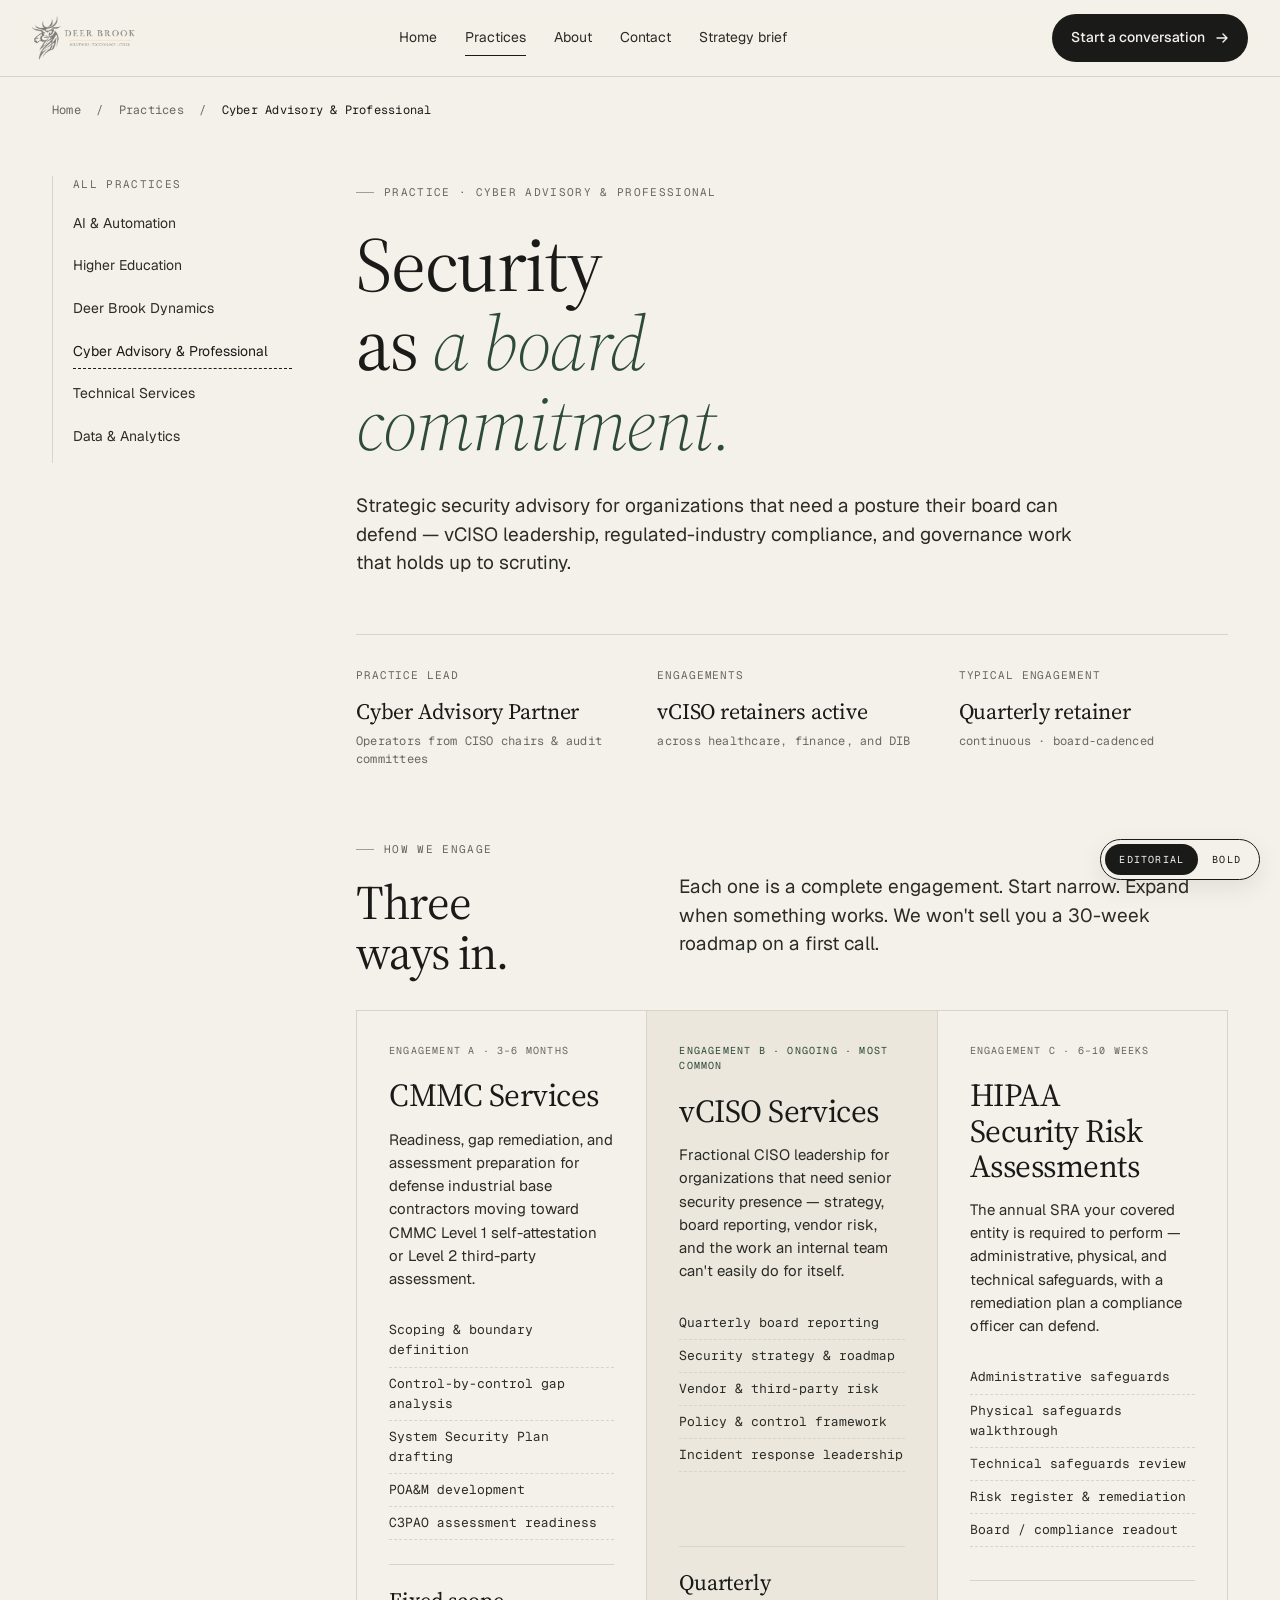
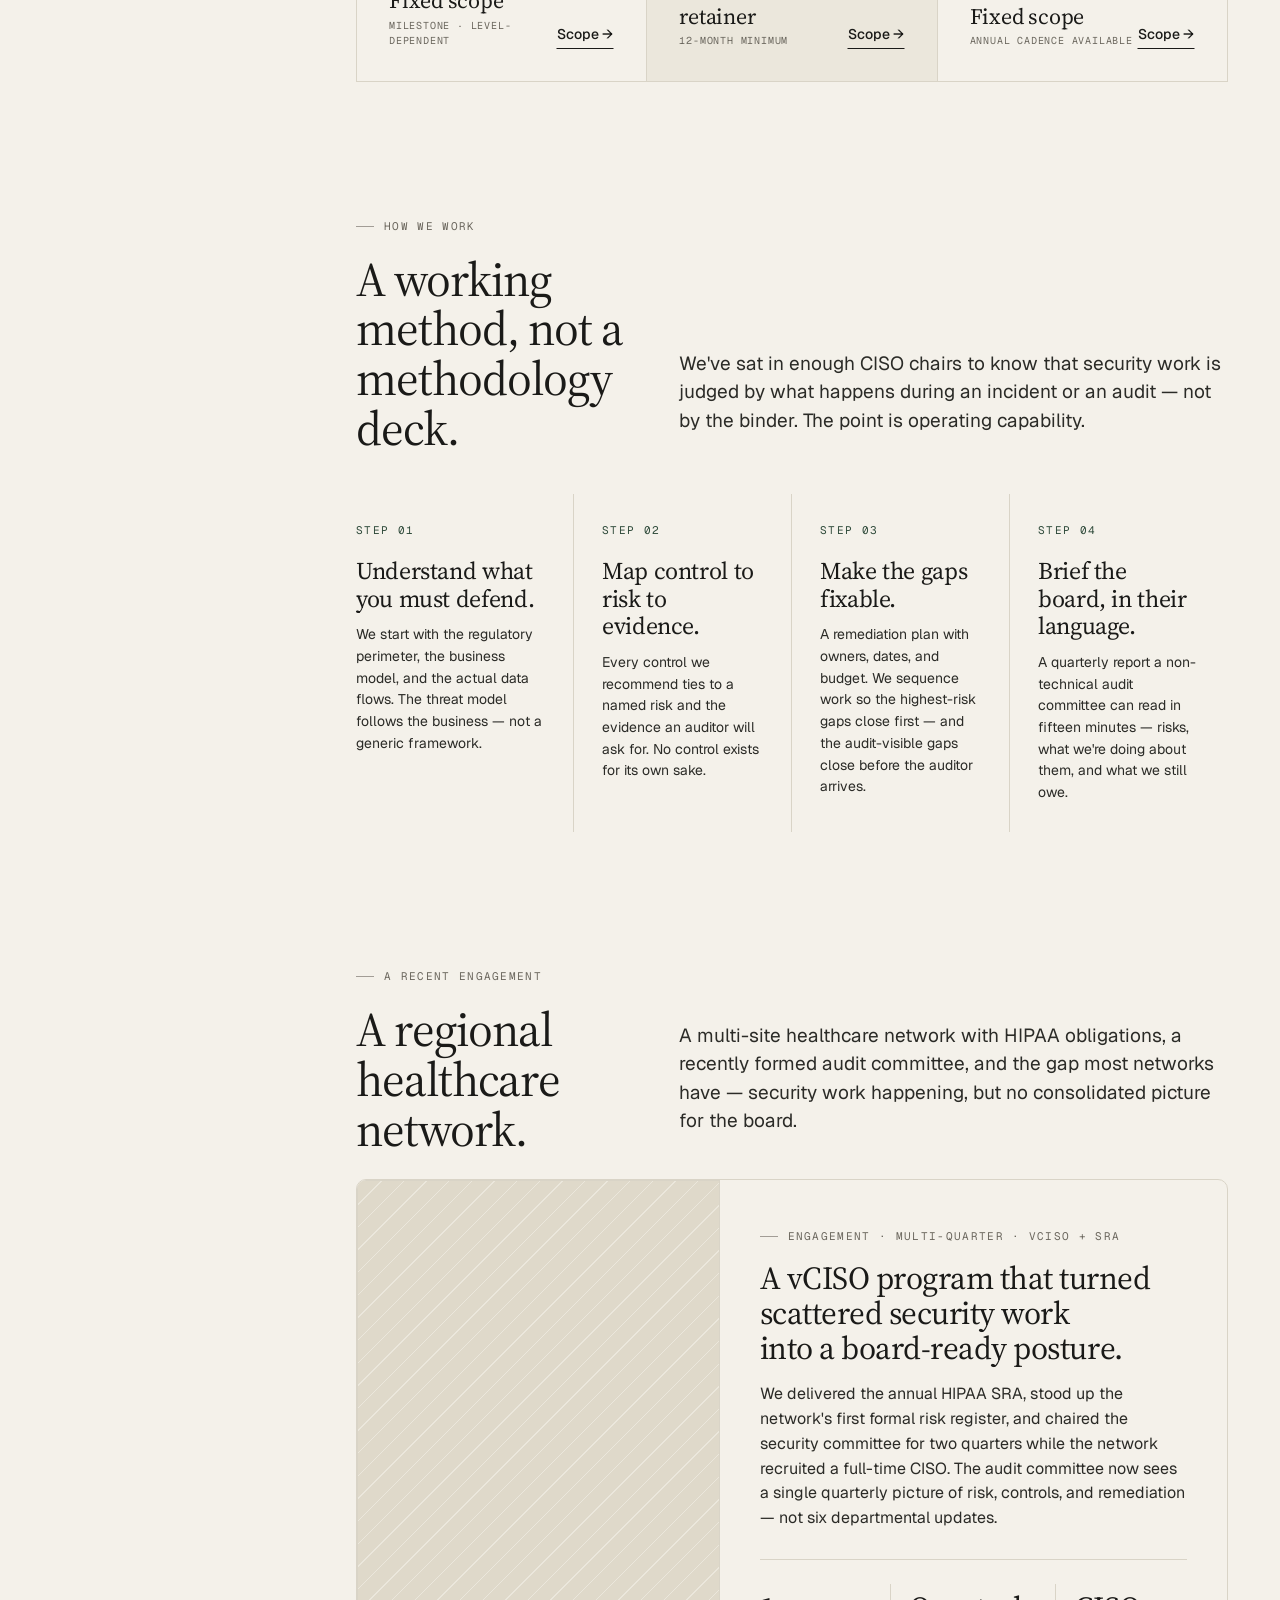
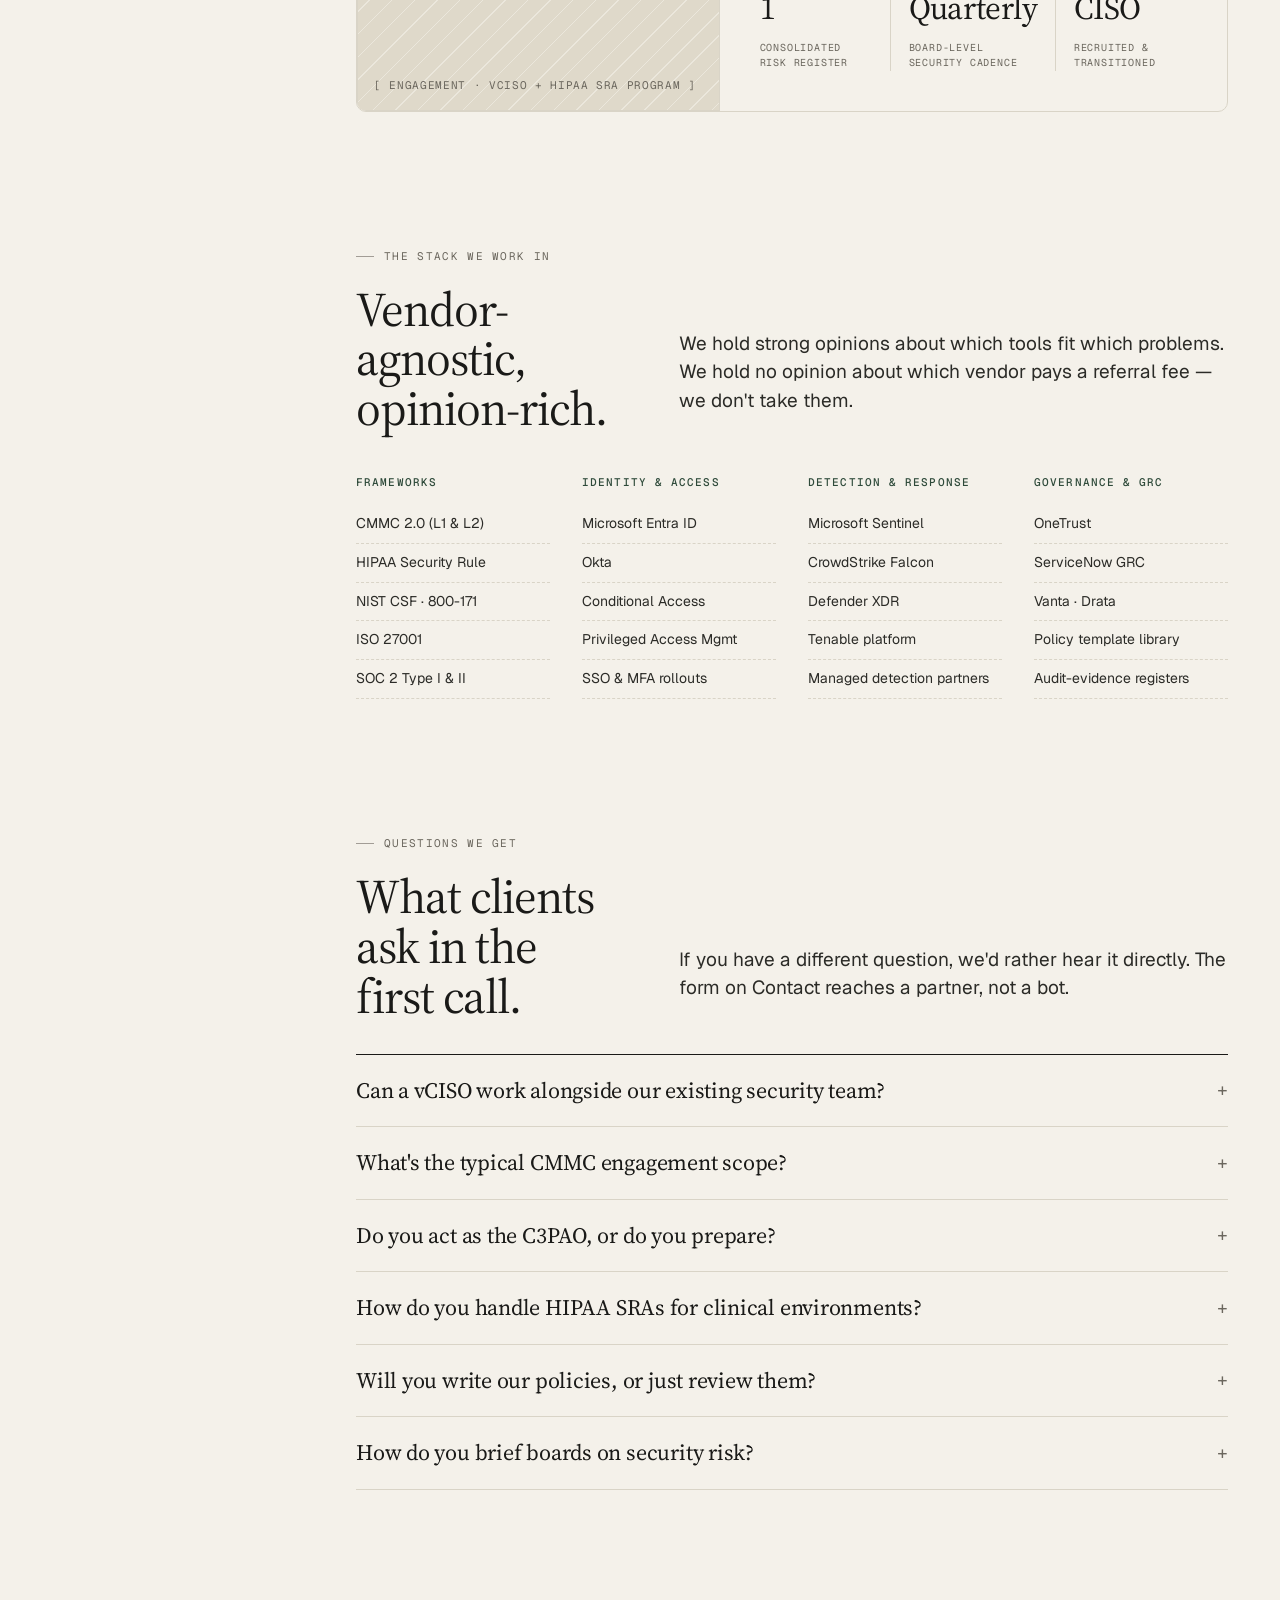
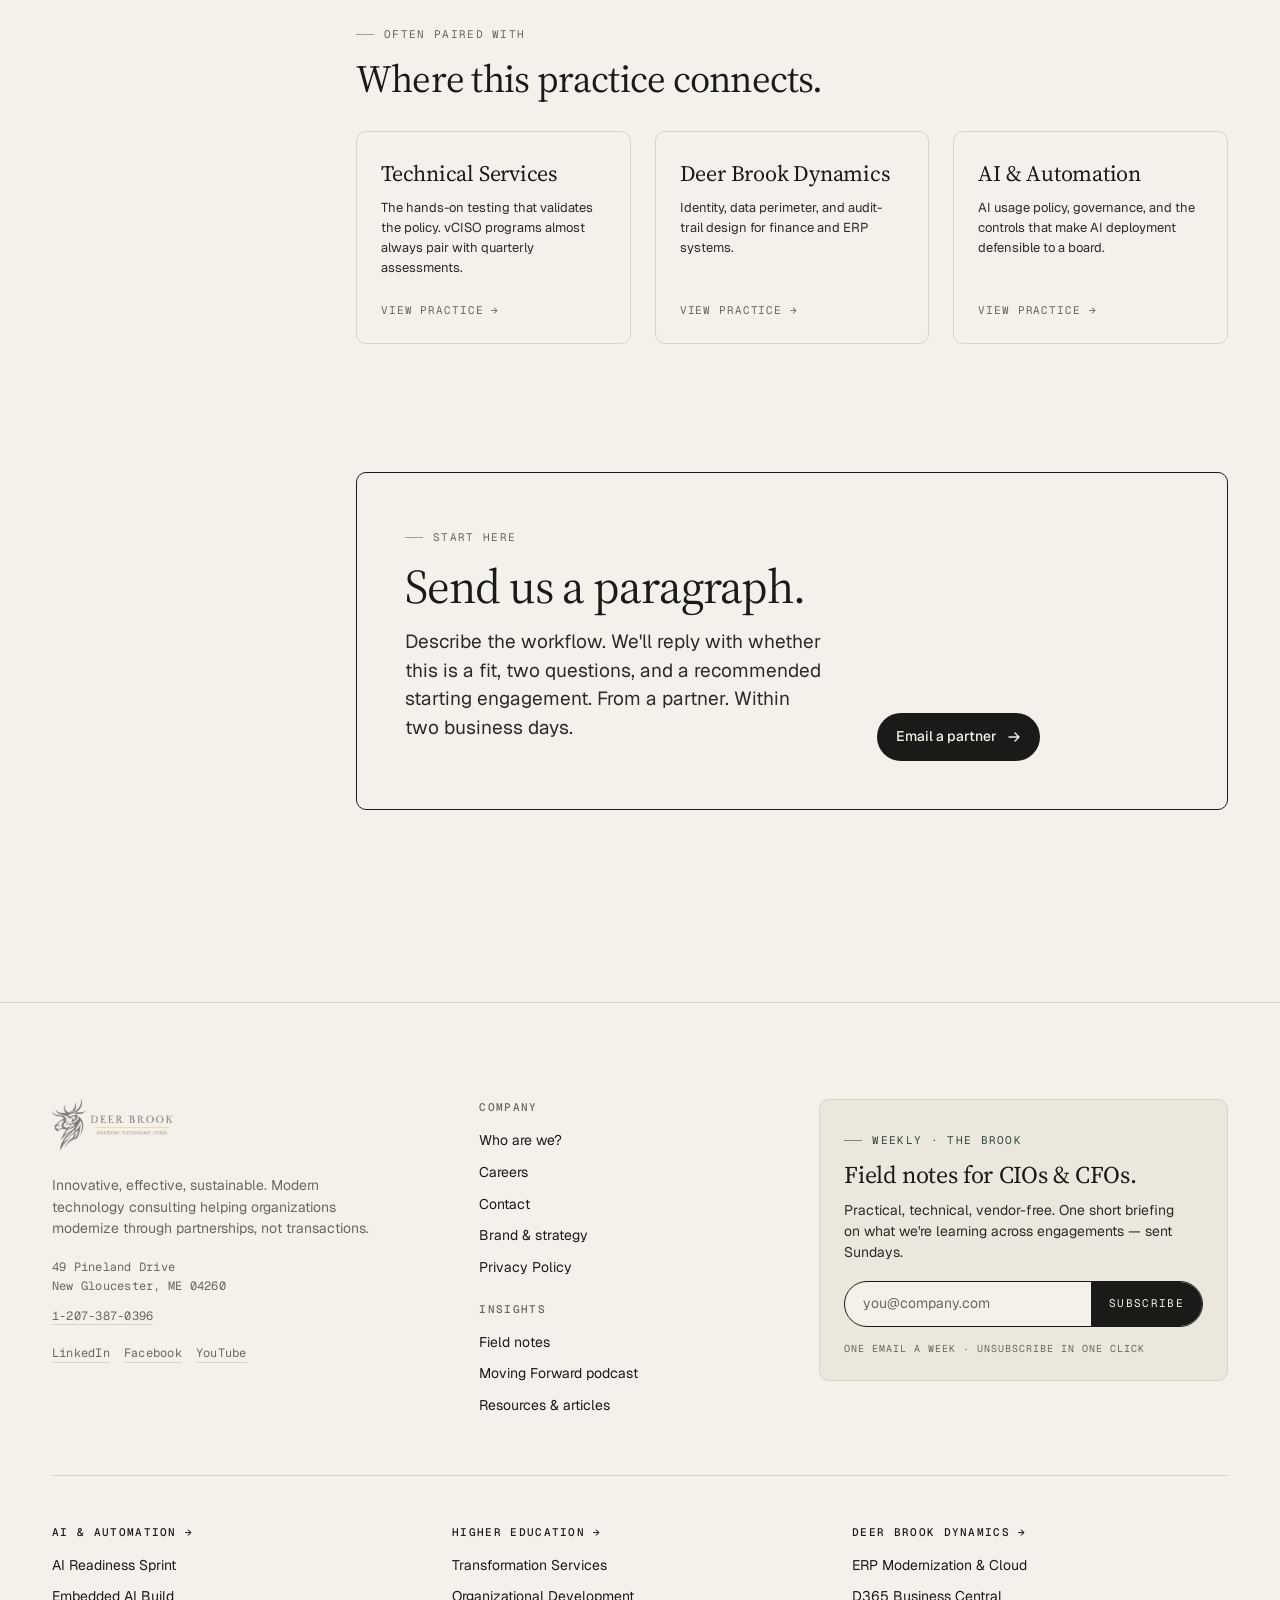
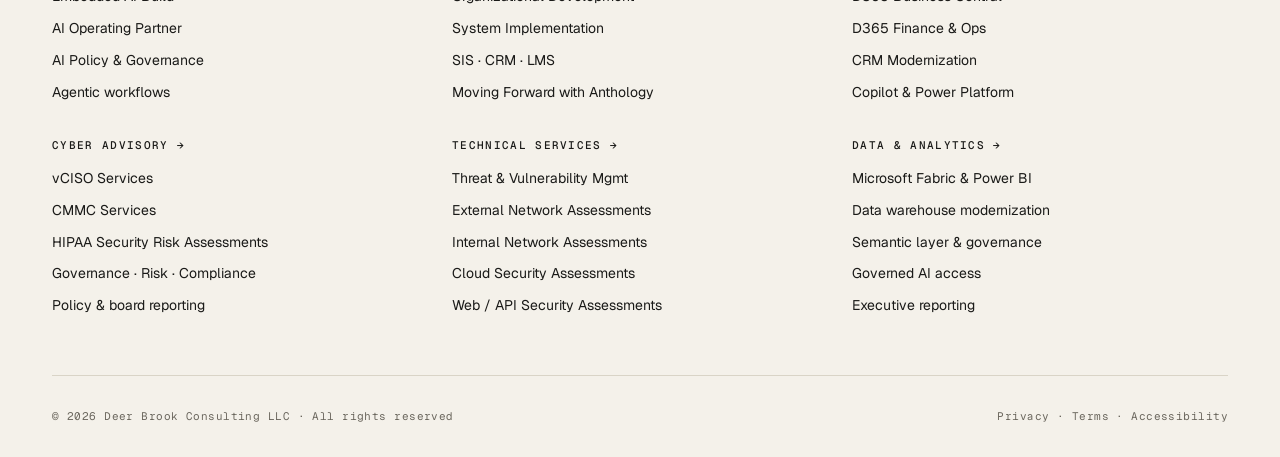
<file: practice-cyber.html>
<!doctype html>
<html lang="en" data-mode="editorial">
<head>
<meta charset="utf-8" />
<meta name="viewport" content="width=device-width, initial-scale=1" />
<title>Cyber Advisory &amp; Professional — Deer Brook</title>
<link rel="preconnect" href="https://fonts.googleapis.com" />
<link rel="preconnect" href="https://fonts.gstatic.com" crossorigin />
<link href="https://fonts.googleapis.com/css2?family=Source+Serif+4:opsz,wght@8..60,300;8..60,400;8..60,500&family=Geist:wght@300;400;500;600&family=Geist+Mono:wght@400;500&display=swap" rel="stylesheet" />
<link rel="stylesheet" href="brand.css" />
<style>
  /* Practice nav (left sticky) */
  .practice-shell {
    display: grid;
    grid-template-columns: 240px 1fr;
    gap: 64px;
    padding-top: 56px;
  }
  @media (max-width: 960px) { .practice-shell { grid-template-columns: 1fr; gap: 24px; } }
  .practice-nav {
    position: sticky;
    top: 96px;
    align-self: start;
    border-left: 1px solid var(--rule);
    padding-left: 20px;
  }
  .practice-nav .label { font-family: var(--font-mono); font-size: 11px; letter-spacing: 0.12em; text-transform: uppercase; color: var(--muted); margin-bottom: 14px; }
  .practice-nav ul { list-style: none; margin: 0; padding: 0; }
  .practice-nav li { margin-bottom: 8px; }
  .practice-nav a {
    display: block;
    padding: 6px 0;
    font-size: 14px;
    color: var(--ink-2);
    transition: color 0.15s ease, padding 0.15s ease;
    border-bottom: 1px dashed transparent;
  }
  .practice-nav a:hover { color: var(--ink); padding-left: 6px; }
  .practice-nav a.active { color: var(--ink); border-bottom-color: var(--ink); }
  @media (max-width: 960px) {
    .practice-nav { position: static; border-left: 0; padding-left: 0; }
    .practice-nav ul { display: flex; flex-wrap: wrap; gap: 4px; }
    .practice-nav li { margin: 0; }
    .practice-nav a { padding: 6px 12px; border: 1px solid var(--rule); border-radius: 999px; }
  }

  /* Practice hero */
  .p-hero {
    padding: 8px 0 64px;
  }
  .p-hero h1 { font-size: clamp(48px, 6vw, 80px); max-width: 14ch; letter-spacing: -0.02em; }
  .p-hero h1 em { color: var(--forest); font-style: italic; font-weight: 300; }
  .p-meta {
    display: grid;
    grid-template-columns: 1fr 1fr 1fr;
    gap: 32px;
    margin-top: 56px;
    padding-top: 32px;
    border-top: 1px solid var(--rule);
  }
  @media (max-width: 720px) { .p-meta { grid-template-columns: 1fr; gap: 18px; } }
  .p-meta .label { font-family: var(--font-mono); font-size: 11px; color: var(--muted); letter-spacing: 0.08em; text-transform: uppercase; margin-bottom: 10px; }
  .p-meta .val { font-family: var(--font-display); font-size: 22px; letter-spacing: -0.01em; }

  /* Three offer cards */
  .offers {
    display: grid;
    grid-template-columns: 1fr 1fr 1fr;
    gap: 0;
    border-top: 1px solid var(--rule);
    border-left: 1px solid var(--rule);
  }
  .offer {
    border-right: 1px solid var(--rule);
    border-bottom: 1px solid var(--rule);
    padding: 32px;
    display: flex;
    flex-direction: column;
    min-height: 320px;
  }
  .offer .duration { font-family: var(--font-mono); font-size: 10px; letter-spacing: 0.12em; text-transform: uppercase; color: var(--muted); }
  .offer h3 { font-family: var(--font-display); font-weight: 400; font-size: 32px; letter-spacing: -0.015em; margin: 20px 0 14px; line-height: 1.1; }
  .offer p { font-size: 15px; color: var(--ink-2); margin: 0 0 24px; }
  .offer ul { list-style: none; padding: 0; margin: 0 0 24px; font-size: 13px; }
  .offer ul li { padding: 6px 0; border-bottom: 1px dashed var(--rule); font-family: var(--font-mono); color: var(--ink-2); }
  .offer .price { margin-top: auto; padding-top: 18px; border-top: 1px solid var(--rule); display: flex; justify-content: space-between; align-items: end; }
  .offer .price .amt { font-family: var(--font-display); font-size: 22px; letter-spacing: -0.01em; }
  .offer .price .unit { font-family: var(--font-mono); font-size: 10px; color: var(--muted); letter-spacing: 0.08em; text-transform: uppercase; }
  @media (max-width: 960px) { .offers { grid-template-columns: 1fr; } }

  /* Process steps */
  .process {
    display: grid;
    grid-template-columns: repeat(4, 1fr);
    gap: 0;
    margin-top: 40px;
    counter-reset: step;
  }
  .step {
    border-right: 1px solid var(--rule);
    padding: 28px 28px 28px 0;
    counter-increment: step;
  }
  .step:last-child { border-right: 0; }
  .step:not(:first-child) { padding-left: 28px; }
  .step .step-n {
    font-family: var(--font-mono);
    font-size: 11px;
    color: var(--forest);
    letter-spacing: 0.12em;
    margin-bottom: 18px;
    text-transform: uppercase;
  }
  .step h4 {
    font-family: var(--font-display);
    font-weight: 400;
    font-size: 24px;
    letter-spacing: -0.015em;
    line-height: 1.15;
    margin-bottom: 12px;
  }
  .step p { font-size: 14px; color: var(--ink-2); margin: 0; }
  @media (max-width: 960px) { .process { grid-template-columns: 1fr 1fr; } .step:nth-child(even) { border-right: 0; } }
  @media (max-width: 560px) { .process { grid-template-columns: 1fr; } .step { border-right: 0 !important; padding-left: 0 !important; padding-right: 0; border-bottom: 1px solid var(--rule); } .step:last-child { border-bottom: 0; } }

  /* Case study card */
  .case {
    display: grid;
    grid-template-columns: 1fr 1.4fr;
    border: 1px solid var(--rule);
    border-radius: var(--radius-lg);
    overflow: hidden;
  }
  @media (max-width: 800px) { .case { grid-template-columns: 1fr; } }
  .case-img { min-height: 320px; border-right: 1px solid var(--rule); border-radius: 0; }
  .case-text { padding: 40px; }
  .case-text h3 { font-family: var(--font-display); font-size: 32px; letter-spacing: -0.015em; line-height: 1.1; margin: 16px 0 16px; }
  .case-text p { color: var(--ink-2); max-width: 56ch; }
  .case-stats {
    display: grid;
    grid-template-columns: 1fr 1fr 1fr;
    gap: 0;
    margin-top: 28px;
    padding-top: 24px;
    border-top: 1px solid var(--rule);
  }
  .case-stats > div { padding-right: 18px; border-right: 1px solid var(--rule); }
  .case-stats > div:last-child { border-right: 0; padding-left: 18px; padding-right: 0; }
  .case-stats > div:not(:first-child):not(:last-child) { padding-left: 18px; }
  .case-stats .k { font-family: var(--font-display); font-size: 32px; letter-spacing: -0.02em; }
  .case-stats .v { font-family: var(--font-mono); font-size: 10px; color: var(--muted); letter-spacing: 0.08em; text-transform: uppercase; margin-top: 6px; }

  /* FAQ accordion */
  .faq { border-top: 1px solid var(--ink); margin-top: 32px; }
  .faq-item { border-bottom: 1px solid var(--rule); }
  .faq-q {
    width: 100%;
    background: transparent;
    border: 0;
    text-align: left;
    padding: 22px 0;
    display: flex;
    justify-content: space-between;
    align-items: center;
    cursor: pointer;
    font-family: var(--font-display);
    font-size: 22px;
    letter-spacing: -0.01em;
    color: var(--ink);
    line-height: 1.25;
  }
  .faq-q .plus { font-family: var(--font-mono); font-size: 18px; color: var(--muted); transition: transform 0.2s ease; }
  .faq-item.open .plus { transform: rotate(45deg); color: var(--forest); }
  .faq-a {
    overflow: hidden;
    max-height: 0;
    transition: max-height 0.3s ease, padding 0.3s ease;
    color: var(--ink-2);
    font-size: 15px;
    max-width: 64ch;
  }
  .faq-item.open .faq-a { max-height: 400px; padding: 0 0 24px; }

  /* Stack list */
  .stack {
    display: grid;
    grid-template-columns: repeat(4, 1fr);
    gap: 32px;
    margin-top: 40px;
  }
  @media (max-width: 720px) { .stack { grid-template-columns: 1fr 1fr; } }
  .stack-col h6 { font-family: var(--font-mono); font-size: 11px; color: var(--forest); letter-spacing: 0.1em; text-transform: uppercase; margin-bottom: 14px; }
  .stack-col ul { list-style: none; padding: 0; margin: 0; }
  .stack-col li { padding: 8px 0; border-bottom: 1px dashed var(--rule); font-size: 14px; color: var(--ink-2); }

  /* Related practices */
  .related {
    display: grid;
    grid-template-columns: repeat(3, 1fr);
    gap: 24px;
    margin-top: 32px;
  }
  @media (max-width: 800px) { .related { grid-template-columns: 1fr; } }
  .related-card {
    padding: 24px;
    border: 1px solid var(--rule);
    border-radius: var(--radius-lg);
    display: flex;
    flex-direction: column;
    gap: 8px;
    transition: border-color 0.18s ease;
  }
  .related-card:hover { border-color: var(--ink); }
  .related-card h5 { font-family: var(--font-display); font-weight: 400; font-size: 22px; letter-spacing: -0.01em; }
  .related-card p { font-size: 13px; color: var(--ink-2); margin: 0; }
  .related-card .arr { margin-top: auto; padding-top: 16px; font-family: var(--font-mono); font-size: 11px; color: var(--muted); letter-spacing: 0.08em; text-transform: uppercase; }

  /* Mode toggle (shared) */
  .mode-toggle { position: fixed; bottom: 20px; right: 20px; z-index: 100; background: var(--paper); border: 1px solid var(--ink); border-radius: 999px; padding: 4px; display: inline-flex; box-shadow: 0 8px 24px rgba(0,0,0,0.08); }
  .mode-toggle button { border: 0; background: transparent; color: var(--ink); font-family: var(--font-mono); font-size: 10px; letter-spacing: 0.12em; text-transform: uppercase; padding: 8px 14px; border-radius: 999px; cursor: pointer; }
  .mode-toggle button.active { background: var(--ink); color: var(--paper); }
  [data-mode="bold"] .mode-toggle { background: var(--paper-2); border-color: var(--forest); }
  [data-mode="bold"] .mode-toggle button.active { background: var(--forest); color: #0E100D; }
</style>
</head>
<body data-screen-label="practice-cyber">

<header class="nav">
  <div class="nav-inner">
    <a href="index.html" class="brand" aria-label="Deer Brook — home"></a>
    <nav class="nav-links">
      <a href="home.html">Home</a>
      <a href="practice.html" class="active">Practices</a>
      <a href="about.html">About</a>
      <a href="contact.html">Contact</a>
      <a href="strategy.html">Strategy brief</a>
    </nav>
    <a href="contact.html" class="btn btn-primary">
      Start a conversation
      <svg class="arrow" width="14" height="14" viewBox="0 0 14 14" fill="none"><path d="M2 7h10M8 3l4 4-4 4" stroke="currentColor" stroke-width="1.4" stroke-linecap="round" stroke-linejoin="round"/></svg>
    </a>
  </div>
</header>

<!-- Breadcrumb -->
<div class="container" style="padding-top: 24px;">
  <div class="mono">
    <a href="home.html" style="color: var(--muted);">Home</a> <span style="margin: 0 8px;">/</span>
    <a href="practice.html" style="color: var(--muted);">Practices</a> <span style="margin: 0 8px;">/</span>
    <span style="color: var(--ink);">Cyber Advisory &amp; Professional</span>
  </div>
</div>

<div class="container">
  <div class="practice-shell">
    <!-- Left nav -->
    <aside class="practice-nav">
      <div class="label">All practices</div>
      <ul>
        <li><a href="practice.html">AI &amp; Automation</a></li>
        <li><a href="practice-higher-ed.html">Higher Education</a></li>
        <li><a href="practice-dynamics.html">Deer Brook Dynamics</a></li>
        <li><a href="practice-cyber.html" class="active">Cyber Advisory &amp; Professional</a></li>
        <li><a href="practice-technical.html">Technical Services</a></li>
        <li><a href="practice-data.html">Data &amp; Analytics</a></li>
      </ul>
    </aside>

    <!-- Main -->
    <main>
      <section class="p-hero" style="padding-top: 0;">
        <span class="eyebrow">Practice · Cyber Advisory &amp; Professional</span>
        <h1 style="margin-top: 24px;">Security as <em>a board commitment.</em></h1>
        <p class="lead" style="margin-top: 28px;">Strategic security advisory for organizations that need a posture their board can defend — vCISO leadership, regulated-industry compliance, and governance work that holds up to scrutiny.</p>

        <div class="p-meta">
          <div>
            <div class="label">Practice lead</div>
            <div class="val">Cyber Advisory Partner</div>
            <div class="mono" style="margin-top: 4px;">Operators from CISO chairs &amp; audit committees</div>
          </div>
          <div>
            <div class="label">Engagements</div>
            <div class="val">vCISO retainers active</div>
            <div class="mono" style="margin-top: 4px;">across healthcare, finance, and DIB</div>
          </div>
          <div>
            <div class="label">Typical engagement</div>
            <div class="val">Quarterly retainer</div>
            <div class="mono" style="margin-top: 4px;">continuous · board-cadenced</div>
          </div>
        </div>
      </section>

      <!-- Offer cards -->
      <section class="compact" style="padding-top: 0;">
        <div class="section-head" style="margin-bottom: 32px;">
          <div>
            <span class="eyebrow">How we engage</span>
            <h2 style="margin-top: 20px; font-size: clamp(36px, 4.5vw, 48px);">Three ways in.</h2>
          </div>
          <div>
            <p class="lead">Each one is a complete engagement. Start narrow. Expand when something works. We won't sell you a 30-week roadmap on a first call.</p>
          </div>
        </div>

        <div class="offers">
          <div class="offer">
            <span class="duration">Engagement A · 3–6 months</span>
            <h3>CMMC Services</h3>
            <p>Readiness, gap remediation, and assessment preparation for defense industrial base contractors moving toward CMMC Level 1 self-attestation or Level 2 third-party assessment.</p>
            <ul>
              <li>Scoping &amp; boundary definition</li>
              <li>Control-by-control gap analysis</li>
              <li>System Security Plan drafting</li>
              <li>POA&amp;M development</li>
              <li>C3PAO assessment readiness</li>
            </ul>
            <div class="price">
              <div><div class="amt">Fixed scope</div><div class="unit">milestone · level-dependent</div></div>
              <a href="contact.html" class="btn btn-link">Scope →</a>
            </div>
          </div>
          <div class="offer" style="background: var(--paper-2);">
            <span class="duration" style="color: var(--forest);">Engagement B · ongoing · most common</span>
            <h3>vCISO Services</h3>
            <p>Fractional CISO leadership for organizations that need senior security presence — strategy, board reporting, vendor risk, and the work an internal team can't easily do for itself.</p>
            <ul>
              <li>Quarterly board reporting</li>
              <li>Security strategy &amp; roadmap</li>
              <li>Vendor &amp; third-party risk</li>
              <li>Policy &amp; control framework</li>
              <li>Incident response leadership</li>
            </ul>
            <div class="price">
              <div><div class="amt">Quarterly retainer</div><div class="unit">12-month minimum</div></div>
              <a href="contact.html" class="btn btn-link">Scope →</a>
            </div>
          </div>
          <div class="offer">
            <span class="duration">Engagement C · 6–10 weeks</span>
            <h3>HIPAA Security Risk Assessments</h3>
            <p>The annual SRA your covered entity is required to perform — administrative, physical, and technical safeguards, with a remediation plan a compliance officer can defend.</p>
            <ul>
              <li>Administrative safeguards</li>
              <li>Physical safeguards walkthrough</li>
              <li>Technical safeguards review</li>
              <li>Risk register &amp; remediation</li>
              <li>Board / compliance readout</li>
            </ul>
            <div class="price">
              <div><div class="amt">Fixed scope</div><div class="unit">annual cadence available</div></div>
              <a href="contact.html" class="btn btn-link">Scope →</a>
            </div>
          </div>
        </div>
      </section>

      <!-- Process -->
      <section class="compact">
        <div class="section-head" style="margin-bottom: 24px;">
          <div>
            <span class="eyebrow">How we work</span>
            <h2 style="margin-top: 20px; font-size: clamp(36px, 4.5vw, 48px);">A working method, not a methodology deck.</h2>
          </div>
          <div>
            <p class="lead">We've sat in enough CISO chairs to know that security work is judged by what happens during an incident or an audit — not by the binder. The point is operating capability.</p>
          </div>
        </div>

        <div class="process">
          <div class="step">
            <div class="step-n">Step 01</div>
            <h4>Understand what you must defend.</h4>
            <p>We start with the regulatory perimeter, the business model, and the actual data flows. The threat model follows the business — not a generic framework.</p>
          </div>
          <div class="step">
            <div class="step-n">Step 02</div>
            <h4>Map control to risk to evidence.</h4>
            <p>Every control we recommend ties to a named risk and the evidence an auditor will ask for. No control exists for its own sake.</p>
          </div>
          <div class="step">
            <div class="step-n">Step 03</div>
            <h4>Make the gaps fixable.</h4>
            <p>A remediation plan with owners, dates, and budget. We sequence work so the highest-risk gaps close first — and the audit-visible gaps close before the auditor arrives.</p>
          </div>
          <div class="step">
            <div class="step-n">Step 04</div>
            <h4>Brief the board, in their language.</h4>
            <p>A quarterly report a non-technical audit committee can read in fifteen minutes — risks, what we're doing about them, and what we still owe.</p>
          </div>
        </div>
      </section>

      <!-- Case study -->
      <section class="compact">
        <div class="section-head" style="margin-bottom: 24px;">
          <div>
            <span class="eyebrow">A recent engagement</span>
            <h2 style="margin-top: 20px; font-size: clamp(36px, 4.5vw, 48px);">A regional healthcare network.</h2>
          </div>
          <div>
            <p class="lead">A multi-site healthcare network with HIPAA obligations, a recently formed audit committee, and the gap most networks have — security work happening, but no consolidated picture for the board.</p>
          </div>
        </div>

        <div class="case">
          <div class="placeholder-img case-img">[ engagement · vCISO + HIPAA SRA program ]</div>
          <div class="case-text">
            <span class="eyebrow">Engagement · multi-quarter · vCISO + SRA</span>
            <h3>A vCISO program that turned scattered security work into a board-ready posture.</h3>
            <p>We delivered the annual HIPAA SRA, stood up the network's first formal risk register, and chaired the security committee for two quarters while the network recruited a full-time CISO. The audit committee now sees a single quarterly picture of risk, controls, and remediation — not six departmental updates.</p>
            <div class="case-stats">
              <div><div class="k">1</div><div class="v">consolidated risk register</div></div>
              <div><div class="k">Quarterly</div><div class="v">board-level security cadence</div></div>
              <div><div class="k">CISO</div><div class="v">recruited &amp; transitioned</div></div>
            </div>
          </div>
        </div>
      </section>

      <!-- Stack we work in -->
      <section class="compact">
        <div class="section-head" style="margin-bottom: 16px;">
          <div>
            <span class="eyebrow">The stack we work in</span>
            <h2 style="margin-top: 20px; font-size: clamp(36px, 4.5vw, 48px);">Vendor-agnostic, opinion-rich.</h2>
          </div>
          <div>
            <p class="lead">We hold strong opinions about which tools fit which problems. We hold no opinion about which vendor pays a referral fee — we don't take them.</p>
          </div>
        </div>

        <div class="stack">
          <div class="stack-col">
            <h6>Frameworks</h6>
            <ul>
              <li>CMMC 2.0 (L1 &amp; L2)</li>
              <li>HIPAA Security Rule</li>
              <li>NIST CSF · 800-171</li>
              <li>ISO 27001</li>
              <li>SOC 2 Type I &amp; II</li>
            </ul>
          </div>
          <div class="stack-col">
            <h6>Identity &amp; access</h6>
            <ul>
              <li>Microsoft Entra ID</li>
              <li>Okta</li>
              <li>Conditional Access</li>
              <li>Privileged Access Mgmt</li>
              <li>SSO &amp; MFA rollouts</li>
            </ul>
          </div>
          <div class="stack-col">
            <h6>Detection &amp; response</h6>
            <ul>
              <li>Microsoft Sentinel</li>
              <li>CrowdStrike Falcon</li>
              <li>Defender XDR</li>
              <li>Tenable platform</li>
              <li>Managed detection partners</li>
            </ul>
          </div>
          <div class="stack-col">
            <h6>Governance &amp; GRC</h6>
            <ul>
              <li>OneTrust</li>
              <li>ServiceNow GRC</li>
              <li>Vanta · Drata</li>
              <li>Policy template library</li>
              <li>Audit-evidence registers</li>
            </ul>
          </div>
        </div>
      </section>

      <!-- FAQ -->
      <section class="compact">
        <div class="section-head" style="margin-bottom: 0;">
          <div>
            <span class="eyebrow">Questions we get</span>
            <h2 style="margin-top: 20px; font-size: clamp(36px, 4.5vw, 48px);">What clients ask in the first call.</h2>
          </div>
          <div>
            <p class="lead">If you have a different question, we'd rather hear it directly. The form on Contact reaches a partner, not a bot.</p>
          </div>
        </div>

        <div class="faq">
          <div class="faq-item">
            <button class="faq-q">Can a vCISO work alongside our existing security team? <span class="plus">+</span></button>
            <div class="faq-a">Yes. Most vCISO engagements augment existing security leadership — we don't displace. The fractional model works best when there's a team to support; we provide the senior-level cadence, board materials, and strategic framing that's hard to scope into a director's job.</div>
          </div>
          <div class="faq-item">
            <button class="faq-q">What's the typical CMMC engagement scope? <span class="plus">+</span></button>
            <div class="faq-a">Level 1 self-attestation readiness runs four to six weeks for a scoped environment. Level 2 third-party assessment prep typically runs three to six months — boundary definition, gap remediation, SSP authoring, and POA&amp;M tracking through assessment day.</div>
          </div>
          <div class="faq-item">
            <button class="faq-q">Do you act as the C3PAO, or do you prepare? <span class="plus">+</span></button>
            <div class="faq-a">We prepare. We work alongside C3PAOs but do not act as one — that separation keeps us aligned with the customer through assessment, and it's the right ethical line.</div>
          </div>
          <div class="faq-item">
            <button class="faq-q">How do you handle HIPAA SRAs for clinical environments? <span class="plus">+</span></button>
            <div class="faq-a">Onsite walkthroughs of treatment areas, infrastructure rooms, and access points; admin and policy review; technical safeguards assessment against the systems that touch PHI. We don't do it from a spreadsheet.</div>
          </div>
          <div class="faq-item">
            <button class="faq-q">Will you write our policies, or just review them? <span class="plus">+</span></button>
            <div class="faq-a">Both. We bring a policy template library tuned to specific regulatory regimes, then customize for your environment. Policies are reviewed for operational reality — not just legal sufficiency.</div>
          </div>
          <div class="faq-item">
            <button class="faq-q">How do you brief boards on security risk? <span class="plus">+</span></button>
            <div class="faq-a">A quarterly report the audit committee can absorb in fifteen minutes: top risks in plain English, what's being done, what's owed, and what would change the picture. No threat-actor name-checking. No control-counting theater.</div>
          </div>
        </div>
      </section>

      <!-- Related -->
      <section class="compact">
        <span class="eyebrow">Often paired with</span>
        <h2 style="margin-top: 16px; font-size: clamp(28px, 3vw, 40px);">Where this practice connects.</h2>
        <div class="related">
          <a href="practice-technical.html" class="related-card">
            <h5>Technical Services</h5>
            <p>The hands-on testing that validates the policy. vCISO programs almost always pair with quarterly assessments.</p>
            <span class="arr">View practice →</span>
          </a>
          <a href="practice-dynamics.html" class="related-card">
            <h5>Deer Brook Dynamics</h5>
            <p>Identity, data perimeter, and audit-trail design for finance and ERP systems.</p>
            <span class="arr">View practice →</span>
          </a>
          <a href="practice.html" class="related-card">
            <h5>AI &amp; Automation</h5>
            <p>AI usage policy, governance, and the controls that make AI deployment defensible to a board.</p>
            <span class="arr">View practice →</span>
          </a>
        </div>
      </section>

      <!-- Closing CTA -->
      <section class="compact" style="margin-bottom: 32px;">
        <div style="border: 1px solid var(--ink); border-radius: var(--radius-lg); padding: 48px; display: grid; grid-template-columns: 1.4fr 1fr; gap: 48px; align-items: end;">
          <div>
            <span class="eyebrow">Start here</span>
            <h2 style="margin-top: 16px; font-size: clamp(32px, 4vw, 48px);">Send us a paragraph.</h2>
            <p class="lead muted" style="margin-top: 16px;">Describe the workflow. We'll reply with whether this is a fit, two questions, and a recommended starting engagement. From a partner. Within two business days.</p>
          </div>
          <div>
            <a href="contact.html" class="btn btn-primary">
              Email a partner
              <svg class="arrow" width="14" height="14" viewBox="0 0 14 14" fill="none"><path d="M2 7h10M8 3l4 4-4 4" stroke="currentColor" stroke-width="1.4" stroke-linecap="round" stroke-linejoin="round"/></svg>
            </a>
          </div>
        </div>
      </section>
    </main>
  </div>
</div>

<!-- FOOTER (shared shape) -->
<footer class="footer">
  <div class="container">
    <div class="footer-meta">
      <div class="footer-brand">
        <a href="index.html" class="brand" aria-label="Deer Brook — home"></a>
        <p class="muted" style="font-size: 14px; max-width: 36ch; margin-top: 16px;">Innovative, effective, sustainable. Modern technology consulting helping organizations modernize through partnerships, not transactions.</p>
        <p class="mono" style="margin-top: 18px;">49 Pineland Drive<br />New Gloucester, ME 04260</p>
        <p class="mono" style="margin-top: 6px;"><a href="tel:+12073870396" style="border-bottom: 1px solid var(--rule);">1-207-387-0396</a></p>
        <div style="display: flex; gap: 14px; margin-top: 18px;" class="mono">
          <a href="https://www.linkedin.com/company/deerbrookcyber" target="_blank" rel="noopener" style="border-bottom: 1px solid var(--rule);">LinkedIn</a>
          <a href="https://www.facebook.com/deerbrookcyber" target="_blank" rel="noopener" style="border-bottom: 1px solid var(--rule);">Facebook</a>
          <a href="https://www.youtube.com/@deerbrookcyber" target="_blank" rel="noopener" style="border-bottom: 1px solid var(--rule);">YouTube</a>
        </div>
      </div>
      <div class="footer-actions">
        <h6>Company</h6>
        <ul>
          <li><a href="about.html">Who are we?</a></li>
          <li><a href="about.html#careers">Careers</a></li>
          <li><a href="contact.html">Contact</a></li>
          <li><a href="strategy.html">Brand &amp; strategy</a></li>
          <li><a href="#">Privacy Policy</a></li>
        </ul>
        <h6 style="margin-top: 22px;">Insights</h6>
        <ul>
          <li><a href="#">Field notes</a></li>
          <li><a href="#">Moving Forward podcast</a></li>
          <li><a href="#">Resources &amp; articles</a></li>
        </ul>
      </div>
      <div class="footer-newsletter" id="brook-signup">
        <span class="eyebrow">Weekly · The Brook</span>
        <h5>Field notes for CIOs &amp; CFOs.</h5>
        <p>Practical, technical, vendor-free. One short briefing on what we're learning across engagements — sent Sundays.</p>
        <form onsubmit="event.preventDefault(); this.closest('.footer-newsletter').classList.add('subscribed'); this.querySelector('button').textContent='Subscribed \u2713';">
          <input type="email" required placeholder="you@company.com" aria-label="Email address" />
          <button type="submit">Subscribe</button>
        </form>
        <div class="meta">One email a week · unsubscribe in one click</div>
      </div>
    </div>

    <div class="footer-services six">
      <div class="footer-svc">
        <h6><a href="practice.html">AI &amp; Automation →</a></h6>
        <ul>
          <li><a href="practice.html">AI Readiness Sprint</a></li>
          <li><a href="practice.html">Embedded AI Build</a></li>
          <li><a href="practice.html">AI Operating Partner</a></li>
          <li><a href="practice.html">AI Policy &amp; Governance</a></li>
          <li><a href="practice.html">Agentic workflows</a></li>
        </ul>
      </div>
      <div class="footer-svc">
        <h6><a href="practice-higher-ed.html">Higher Education →</a></h6>
        <ul>
          <li><a href="practice-higher-ed.html">Transformation Services</a></li>
          <li><a href="practice-higher-ed.html">Organizational Development</a></li>
          <li><a href="practice-higher-ed.html">System Implementation</a></li>
          <li><a href="practice-higher-ed.html">SIS · CRM · LMS</a></li>
          <li><a href="practice-higher-ed.html">Moving Forward with Anthology</a></li>
        </ul>
      </div>
      <div class="footer-svc">
        <h6><a href="practice-dynamics.html">Deer Brook Dynamics →</a></h6>
        <ul>
          <li><a href="practice-dynamics.html">ERP Modernization &amp; Cloud</a></li>
          <li><a href="practice-dynamics.html">D365 Business Central</a></li>
          <li><a href="practice-dynamics.html">D365 Finance &amp; Ops</a></li>
          <li><a href="practice-dynamics.html">CRM Modernization</a></li>
          <li><a href="practice-dynamics.html">Copilot &amp; Power Platform</a></li>
        </ul>
      </div>
      <div class="footer-svc">
        <h6><a href="practice-cyber.html">Cyber Advisory →</a></h6>
        <ul>
          <li><a href="practice-cyber.html">vCISO Services</a></li>
          <li><a href="practice-cyber.html">CMMC Services</a></li>
          <li><a href="practice-cyber.html">HIPAA Security Risk Assessments</a></li>
          <li><a href="practice-cyber.html">Governance · Risk · Compliance</a></li>
          <li><a href="practice-cyber.html">Policy &amp; board reporting</a></li>
        </ul>
      </div>
      <div class="footer-svc">
        <h6><a href="practice-technical.html">Technical Services →</a></h6>
        <ul>
          <li><a href="practice-technical.html">Threat &amp; Vulnerability Mgmt</a></li>
          <li><a href="practice-technical.html">External Network Assessments</a></li>
          <li><a href="practice-technical.html">Internal Network Assessments</a></li>
          <li><a href="practice-technical.html">Cloud Security Assessments</a></li>
          <li><a href="practice-technical.html">Web / API Security Assessments</a></li>
        </ul>
      </div>
      <div class="footer-svc">
        <h6><a href="practice-data.html">Data &amp; Analytics →</a></h6>
        <ul>
          <li><a href="practice-data.html">Microsoft Fabric &amp; Power BI</a></li>
          <li><a href="practice-data.html">Data warehouse modernization</a></li>
          <li><a href="practice-data.html">Semantic layer &amp; governance</a></li>
          <li><a href="practice-data.html">Governed AI access</a></li>
          <li><a href="practice-data.html">Executive reporting</a></li>
        </ul>
      </div>
    </div>

    <div class="footer-legal">
      <span>© 2026 Deer Brook Consulting LLC · All rights reserved</span>
      <span>Privacy · Terms · Accessibility</span>
    </div>
  </div>
</footer>

<div class="mode-toggle" role="group" aria-label="Visual direction">
  <button id="modeEditorial" class="active">Editorial</button>
  <button id="modeBold">Bold</button>
</div>

<script src="brand.js"></script>
<script>
  const root = document.documentElement;
  const editBtn = document.getElementById('modeEditorial');
  const boldBtn = document.getElementById('modeBold');
  function applyMode(m) {
    root.setAttribute('data-mode', m);
    editBtn.classList.toggle('active', m === 'editorial');
    boldBtn.classList.toggle('active', m === 'bold');
    localStorage.setItem('db-mode', m);
  }
  editBtn.addEventListener('click', () => applyMode('editorial'));
  boldBtn.addEventListener('click', () => applyMode('bold'));
  applyMode(localStorage.getItem('db-mode') || 'editorial');

  // FAQ accordion
  document.querySelectorAll('.faq-q').forEach((q) => {
    q.addEventListener('click', () => q.closest('.faq-item').classList.toggle('open'));
  });

  // Reveal anim
  document.querySelectorAll('section, .offer, .step, .stack-col').forEach(el => el.classList.add('reveal'));
</script>
</body>
</html>
</file>
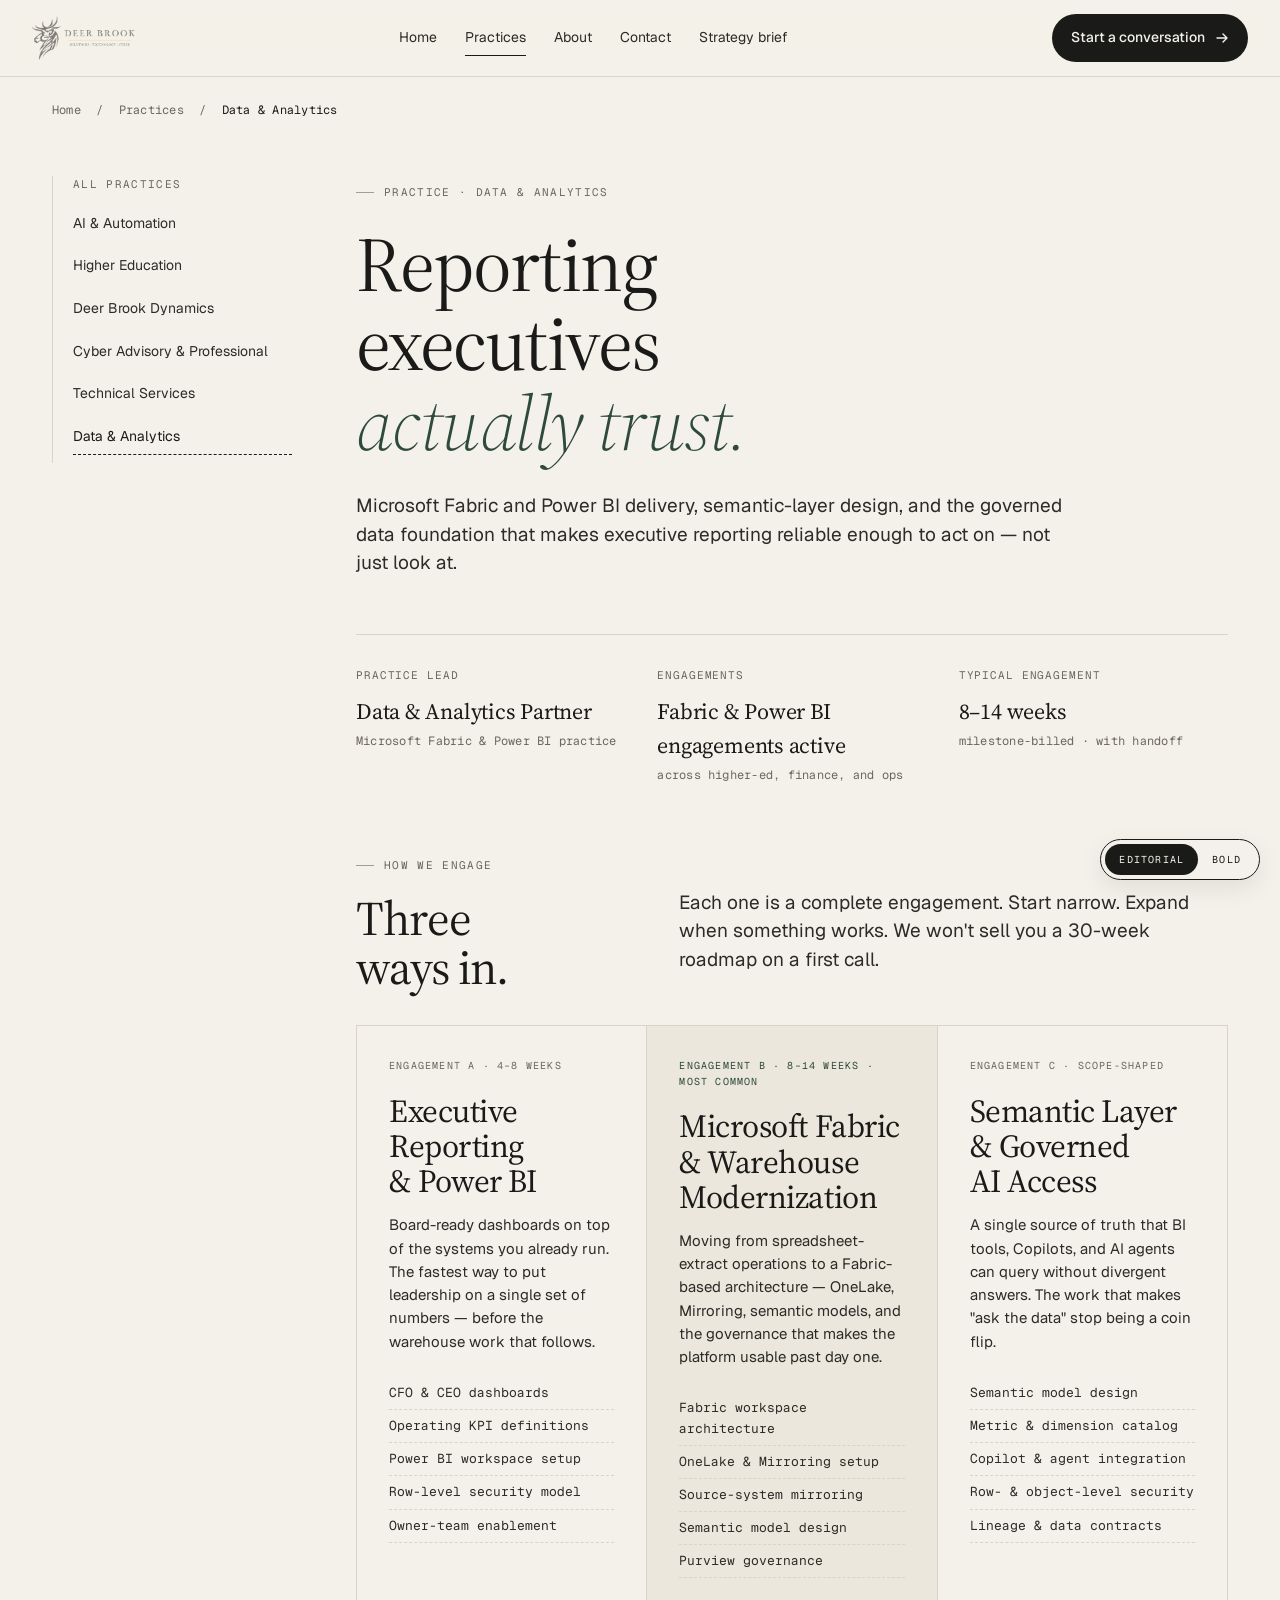
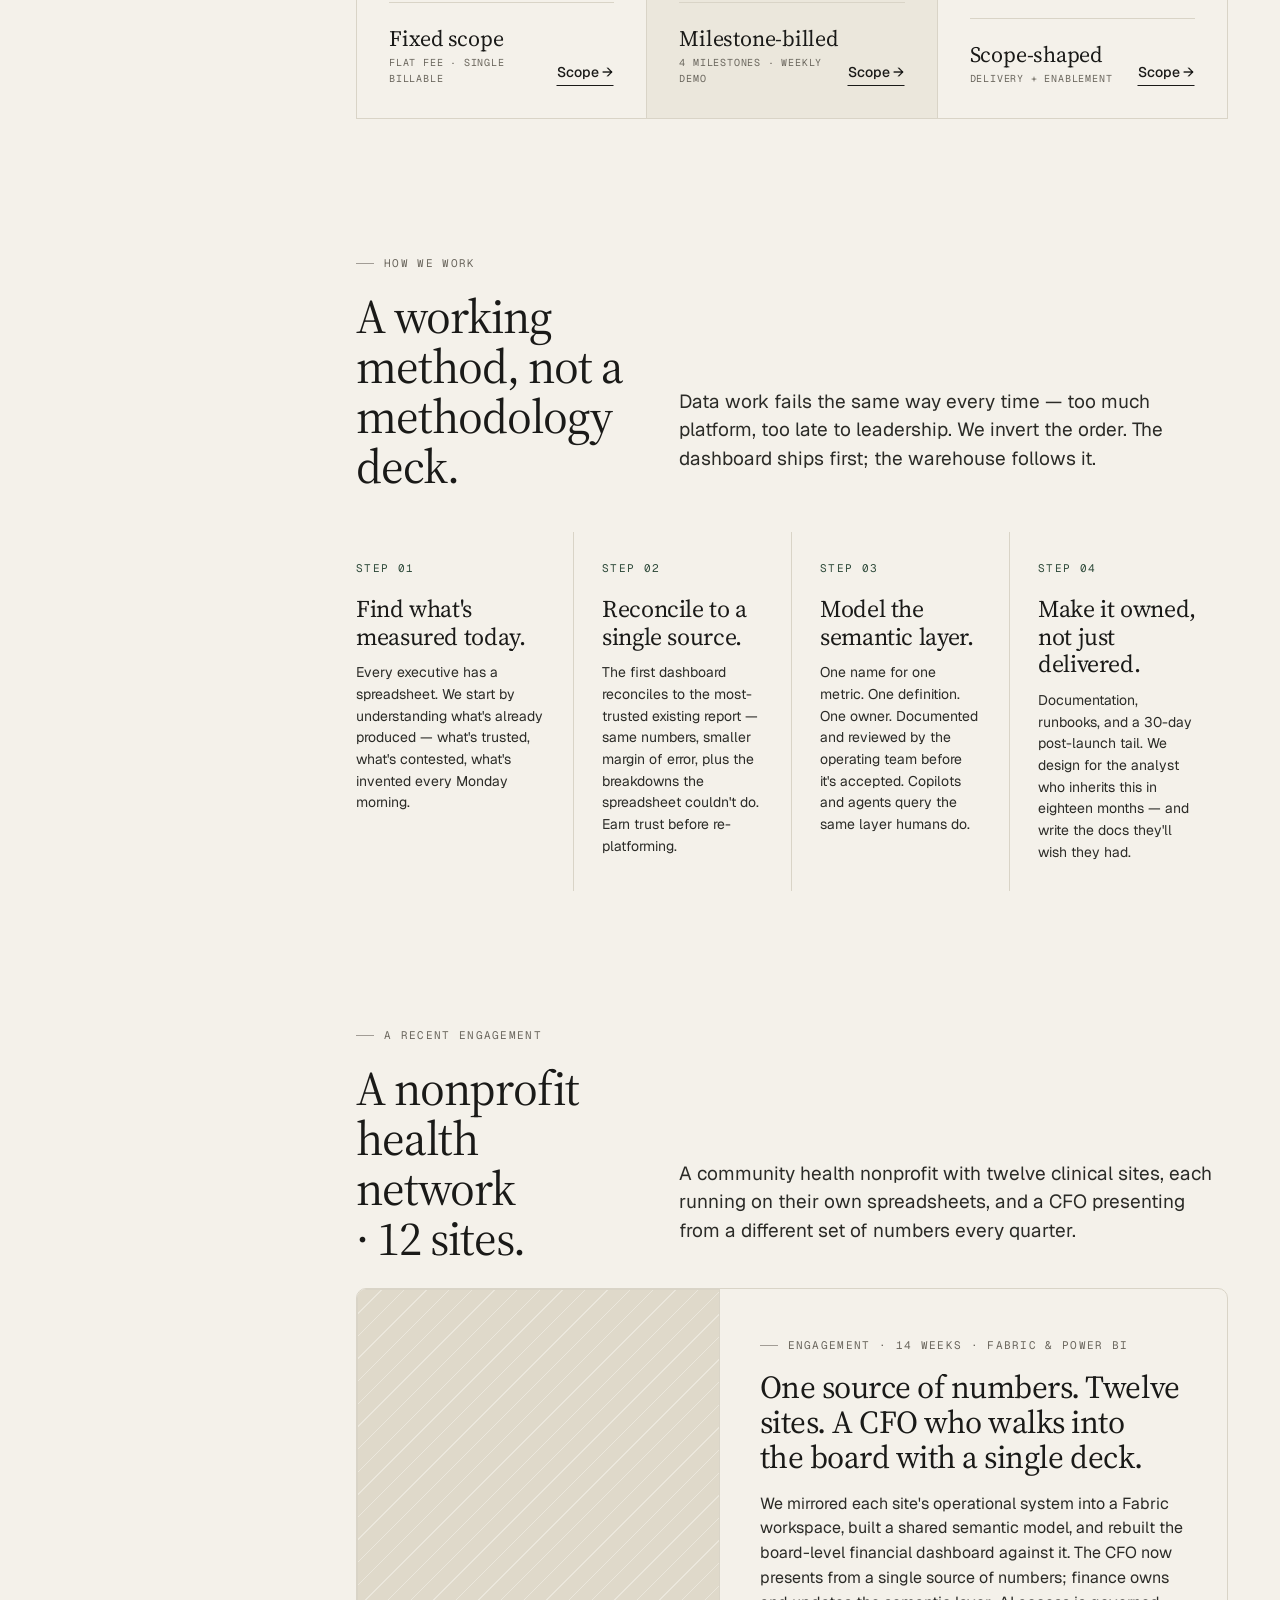
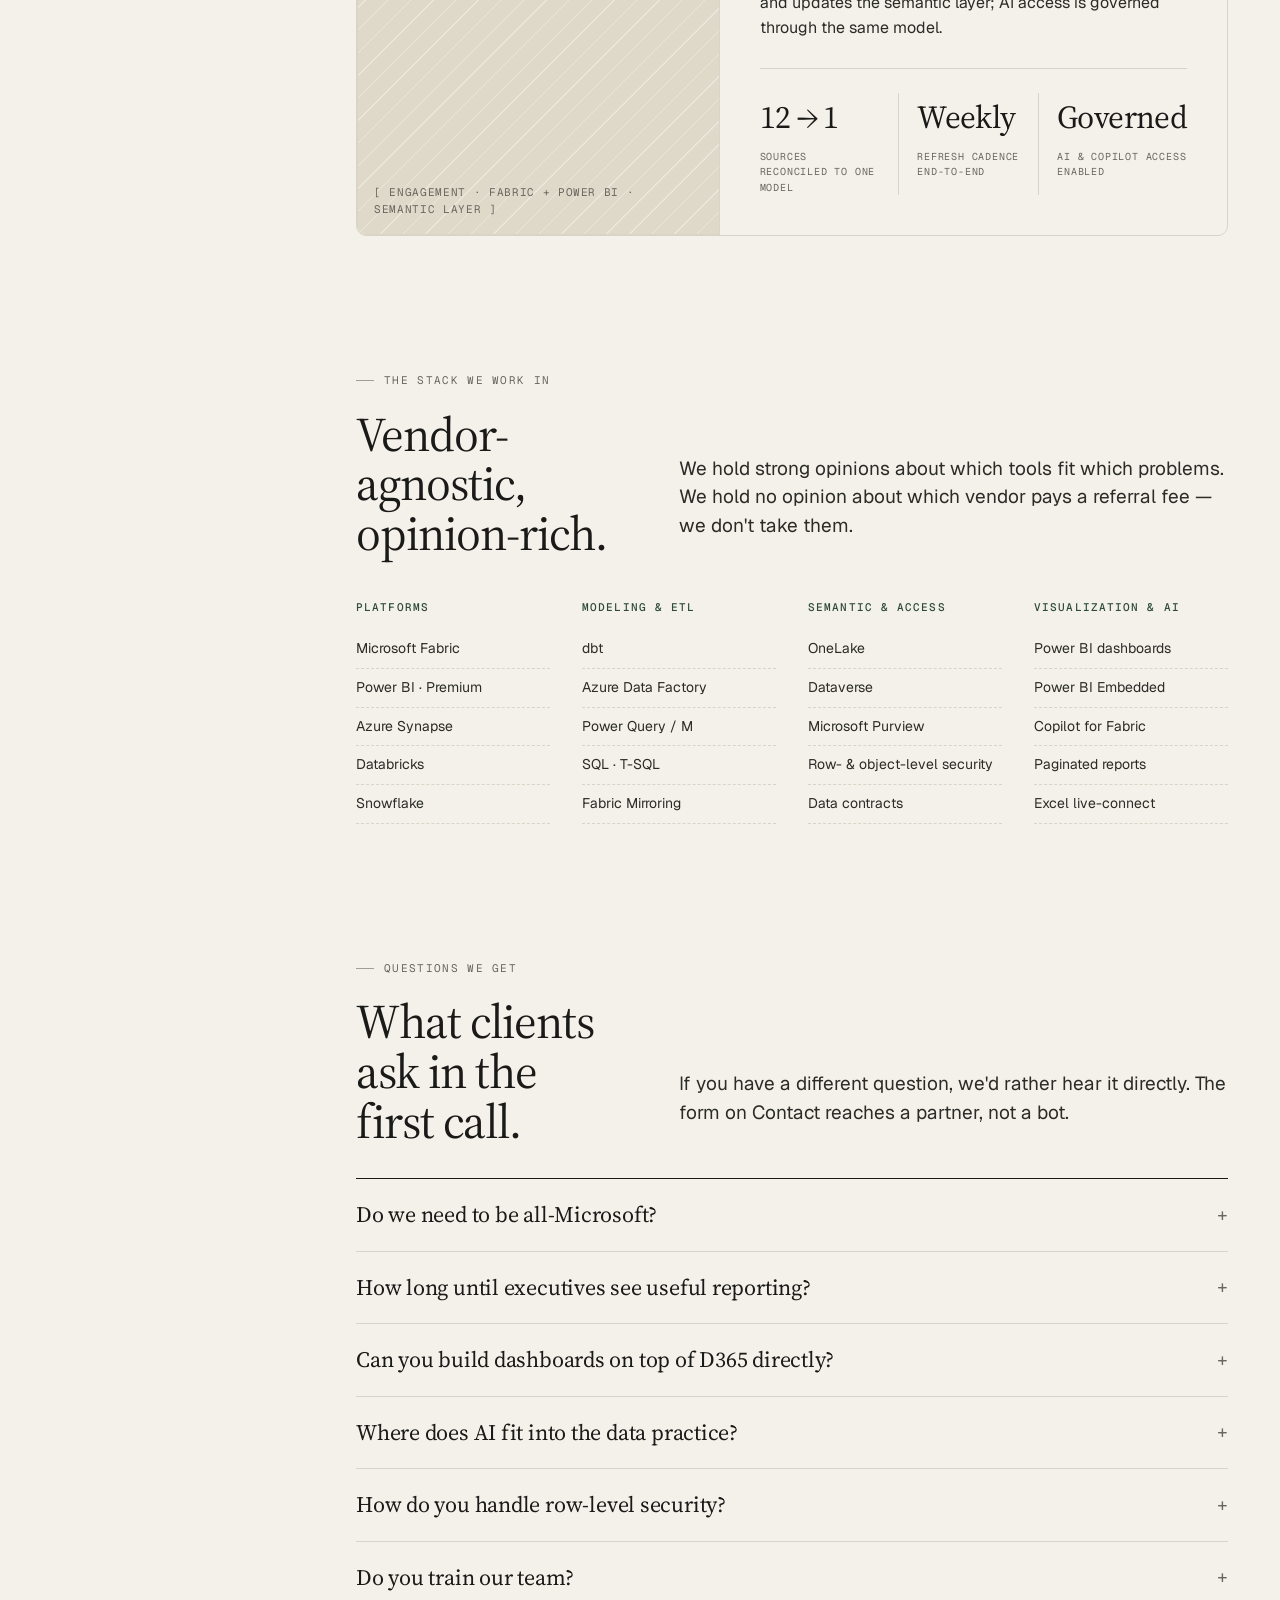
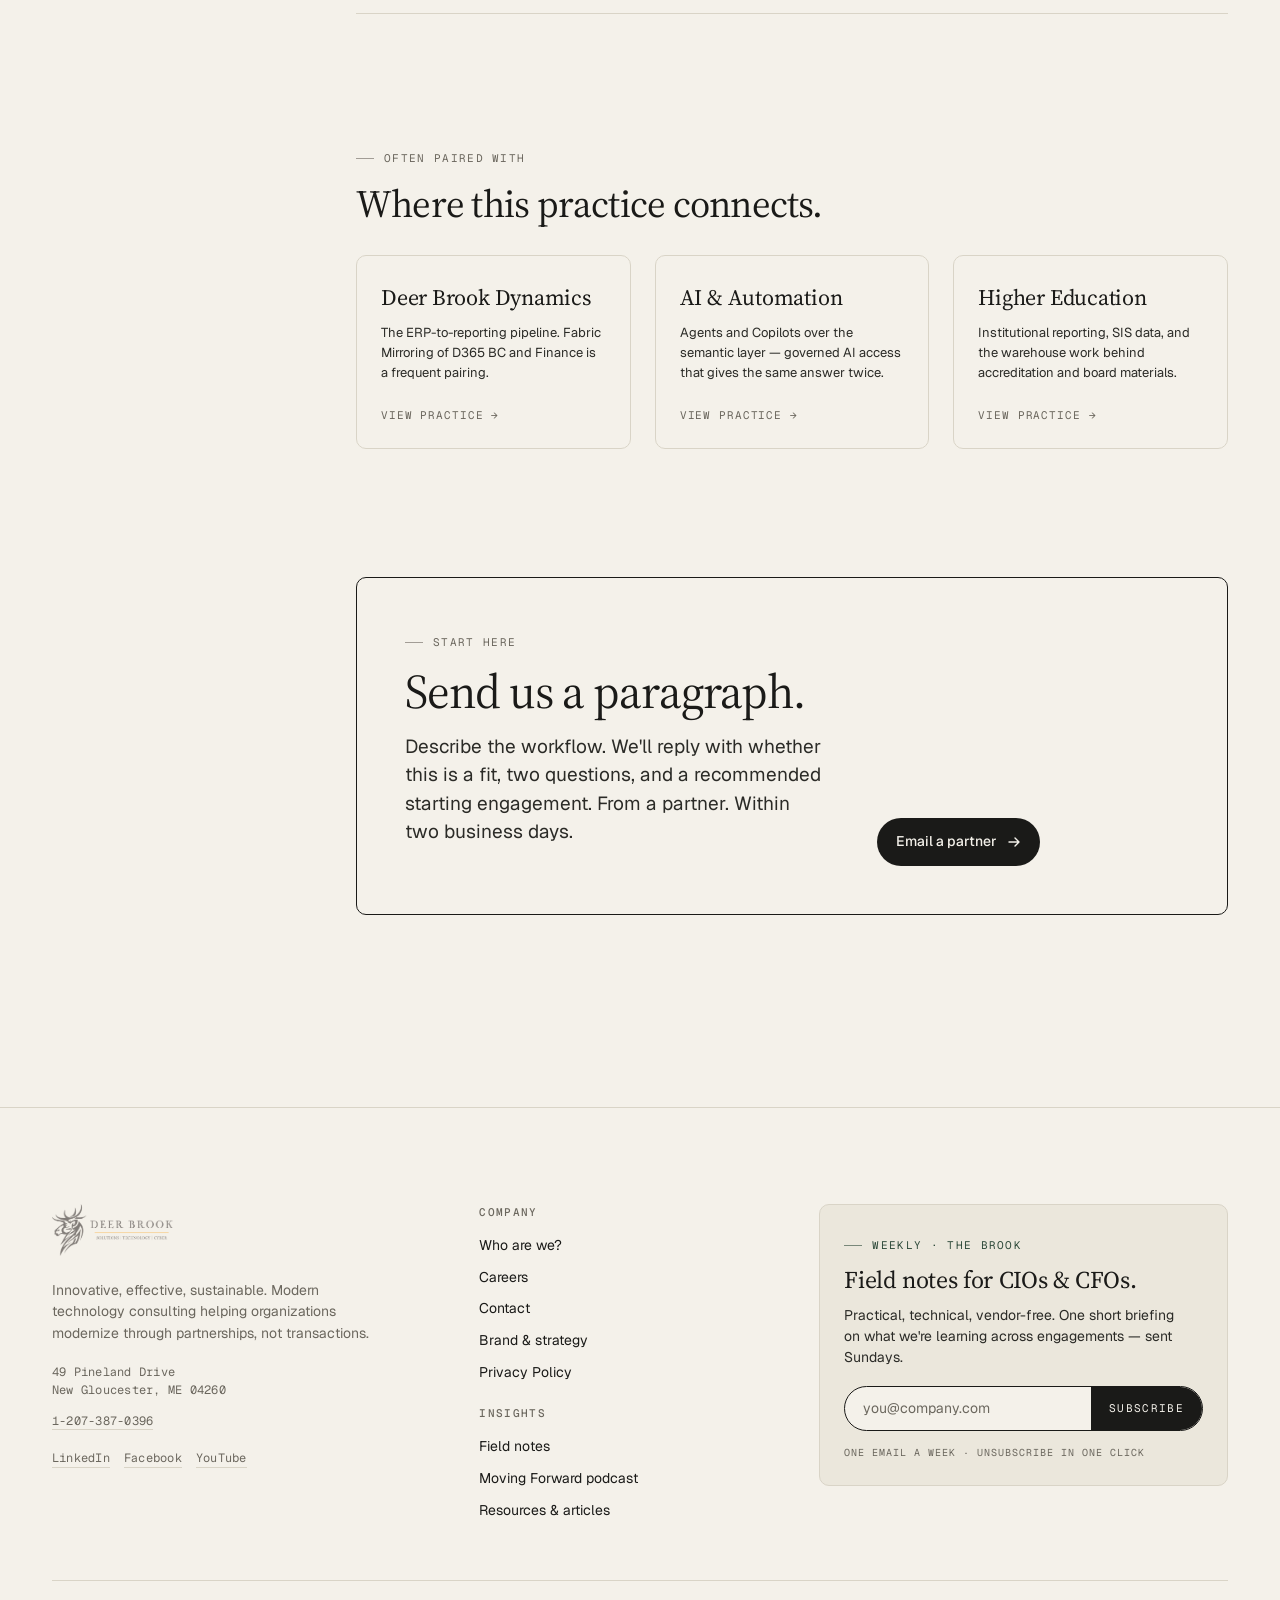
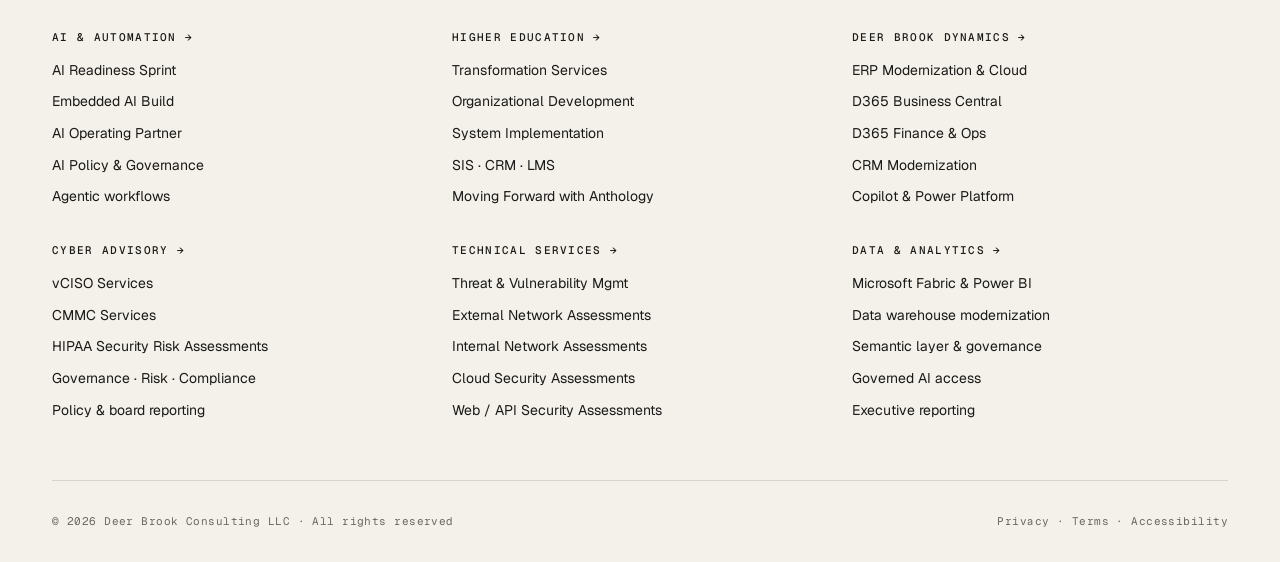
<file: practice-data.html>
<!doctype html>
<html lang="en" data-mode="editorial">
<head>
<meta charset="utf-8" />
<meta name="viewport" content="width=device-width, initial-scale=1" />
<title>Data &amp; Analytics — Deer Brook</title>
<link rel="preconnect" href="https://fonts.googleapis.com" />
<link rel="preconnect" href="https://fonts.gstatic.com" crossorigin />
<link href="https://fonts.googleapis.com/css2?family=Source+Serif+4:opsz,wght@8..60,300;8..60,400;8..60,500&family=Geist:wght@300;400;500;600&family=Geist+Mono:wght@400;500&display=swap" rel="stylesheet" />
<link rel="stylesheet" href="brand.css" />
<style>
  /* Practice nav (left sticky) */
  .practice-shell {
    display: grid;
    grid-template-columns: 240px 1fr;
    gap: 64px;
    padding-top: 56px;
  }
  @media (max-width: 960px) { .practice-shell { grid-template-columns: 1fr; gap: 24px; } }
  .practice-nav {
    position: sticky;
    top: 96px;
    align-self: start;
    border-left: 1px solid var(--rule);
    padding-left: 20px;
  }
  .practice-nav .label { font-family: var(--font-mono); font-size: 11px; letter-spacing: 0.12em; text-transform: uppercase; color: var(--muted); margin-bottom: 14px; }
  .practice-nav ul { list-style: none; margin: 0; padding: 0; }
  .practice-nav li { margin-bottom: 8px; }
  .practice-nav a {
    display: block;
    padding: 6px 0;
    font-size: 14px;
    color: var(--ink-2);
    transition: color 0.15s ease, padding 0.15s ease;
    border-bottom: 1px dashed transparent;
  }
  .practice-nav a:hover { color: var(--ink); padding-left: 6px; }
  .practice-nav a.active { color: var(--ink); border-bottom-color: var(--ink); }
  @media (max-width: 960px) {
    .practice-nav { position: static; border-left: 0; padding-left: 0; }
    .practice-nav ul { display: flex; flex-wrap: wrap; gap: 4px; }
    .practice-nav li { margin: 0; }
    .practice-nav a { padding: 6px 12px; border: 1px solid var(--rule); border-radius: 999px; }
  }

  /* Practice hero */
  .p-hero {
    padding: 8px 0 64px;
  }
  .p-hero h1 { font-size: clamp(48px, 6vw, 80px); max-width: 14ch; letter-spacing: -0.02em; }
  .p-hero h1 em { color: var(--forest); font-style: italic; font-weight: 300; }
  .p-meta {
    display: grid;
    grid-template-columns: 1fr 1fr 1fr;
    gap: 32px;
    margin-top: 56px;
    padding-top: 32px;
    border-top: 1px solid var(--rule);
  }
  @media (max-width: 720px) { .p-meta { grid-template-columns: 1fr; gap: 18px; } }
  .p-meta .label { font-family: var(--font-mono); font-size: 11px; color: var(--muted); letter-spacing: 0.08em; text-transform: uppercase; margin-bottom: 10px; }
  .p-meta .val { font-family: var(--font-display); font-size: 22px; letter-spacing: -0.01em; }

  /* Three offer cards */
  .offers {
    display: grid;
    grid-template-columns: 1fr 1fr 1fr;
    gap: 0;
    border-top: 1px solid var(--rule);
    border-left: 1px solid var(--rule);
  }
  .offer {
    border-right: 1px solid var(--rule);
    border-bottom: 1px solid var(--rule);
    padding: 32px;
    display: flex;
    flex-direction: column;
    min-height: 320px;
  }
  .offer .duration { font-family: var(--font-mono); font-size: 10px; letter-spacing: 0.12em; text-transform: uppercase; color: var(--muted); }
  .offer h3 { font-family: var(--font-display); font-weight: 400; font-size: 32px; letter-spacing: -0.015em; margin: 20px 0 14px; line-height: 1.1; }
  .offer p { font-size: 15px; color: var(--ink-2); margin: 0 0 24px; }
  .offer ul { list-style: none; padding: 0; margin: 0 0 24px; font-size: 13px; }
  .offer ul li { padding: 6px 0; border-bottom: 1px dashed var(--rule); font-family: var(--font-mono); color: var(--ink-2); }
  .offer .price { margin-top: auto; padding-top: 18px; border-top: 1px solid var(--rule); display: flex; justify-content: space-between; align-items: end; }
  .offer .price .amt { font-family: var(--font-display); font-size: 22px; letter-spacing: -0.01em; }
  .offer .price .unit { font-family: var(--font-mono); font-size: 10px; color: var(--muted); letter-spacing: 0.08em; text-transform: uppercase; }
  @media (max-width: 960px) { .offers { grid-template-columns: 1fr; } }

  /* Process steps */
  .process {
    display: grid;
    grid-template-columns: repeat(4, 1fr);
    gap: 0;
    margin-top: 40px;
    counter-reset: step;
  }
  .step {
    border-right: 1px solid var(--rule);
    padding: 28px 28px 28px 0;
    counter-increment: step;
  }
  .step:last-child { border-right: 0; }
  .step:not(:first-child) { padding-left: 28px; }
  .step .step-n {
    font-family: var(--font-mono);
    font-size: 11px;
    color: var(--forest);
    letter-spacing: 0.12em;
    margin-bottom: 18px;
    text-transform: uppercase;
  }
  .step h4 {
    font-family: var(--font-display);
    font-weight: 400;
    font-size: 24px;
    letter-spacing: -0.015em;
    line-height: 1.15;
    margin-bottom: 12px;
  }
  .step p { font-size: 14px; color: var(--ink-2); margin: 0; }
  @media (max-width: 960px) { .process { grid-template-columns: 1fr 1fr; } .step:nth-child(even) { border-right: 0; } }
  @media (max-width: 560px) { .process { grid-template-columns: 1fr; } .step { border-right: 0 !important; padding-left: 0 !important; padding-right: 0; border-bottom: 1px solid var(--rule); } .step:last-child { border-bottom: 0; } }

  /* Case study card */
  .case {
    display: grid;
    grid-template-columns: 1fr 1.4fr;
    border: 1px solid var(--rule);
    border-radius: var(--radius-lg);
    overflow: hidden;
  }
  @media (max-width: 800px) { .case { grid-template-columns: 1fr; } }
  .case-img { min-height: 320px; border-right: 1px solid var(--rule); border-radius: 0; }
  .case-text { padding: 40px; }
  .case-text h3 { font-family: var(--font-display); font-size: 32px; letter-spacing: -0.015em; line-height: 1.1; margin: 16px 0 16px; }
  .case-text p { color: var(--ink-2); max-width: 56ch; }
  .case-stats {
    display: grid;
    grid-template-columns: 1fr 1fr 1fr;
    gap: 0;
    margin-top: 28px;
    padding-top: 24px;
    border-top: 1px solid var(--rule);
  }
  .case-stats > div { padding-right: 18px; border-right: 1px solid var(--rule); }
  .case-stats > div:last-child { border-right: 0; padding-left: 18px; padding-right: 0; }
  .case-stats > div:not(:first-child):not(:last-child) { padding-left: 18px; }
  .case-stats .k { font-family: var(--font-display); font-size: 32px; letter-spacing: -0.02em; }
  .case-stats .v { font-family: var(--font-mono); font-size: 10px; color: var(--muted); letter-spacing: 0.08em; text-transform: uppercase; margin-top: 6px; }

  /* FAQ accordion */
  .faq { border-top: 1px solid var(--ink); margin-top: 32px; }
  .faq-item { border-bottom: 1px solid var(--rule); }
  .faq-q {
    width: 100%;
    background: transparent;
    border: 0;
    text-align: left;
    padding: 22px 0;
    display: flex;
    justify-content: space-between;
    align-items: center;
    cursor: pointer;
    font-family: var(--font-display);
    font-size: 22px;
    letter-spacing: -0.01em;
    color: var(--ink);
    line-height: 1.25;
  }
  .faq-q .plus { font-family: var(--font-mono); font-size: 18px; color: var(--muted); transition: transform 0.2s ease; }
  .faq-item.open .plus { transform: rotate(45deg); color: var(--forest); }
  .faq-a {
    overflow: hidden;
    max-height: 0;
    transition: max-height 0.3s ease, padding 0.3s ease;
    color: var(--ink-2);
    font-size: 15px;
    max-width: 64ch;
  }
  .faq-item.open .faq-a { max-height: 400px; padding: 0 0 24px; }

  /* Stack list */
  .stack {
    display: grid;
    grid-template-columns: repeat(4, 1fr);
    gap: 32px;
    margin-top: 40px;
  }
  @media (max-width: 720px) { .stack { grid-template-columns: 1fr 1fr; } }
  .stack-col h6 { font-family: var(--font-mono); font-size: 11px; color: var(--forest); letter-spacing: 0.1em; text-transform: uppercase; margin-bottom: 14px; }
  .stack-col ul { list-style: none; padding: 0; margin: 0; }
  .stack-col li { padding: 8px 0; border-bottom: 1px dashed var(--rule); font-size: 14px; color: var(--ink-2); }

  /* Related practices */
  .related {
    display: grid;
    grid-template-columns: repeat(3, 1fr);
    gap: 24px;
    margin-top: 32px;
  }
  @media (max-width: 800px) { .related { grid-template-columns: 1fr; } }
  .related-card {
    padding: 24px;
    border: 1px solid var(--rule);
    border-radius: var(--radius-lg);
    display: flex;
    flex-direction: column;
    gap: 8px;
    transition: border-color 0.18s ease;
  }
  .related-card:hover { border-color: var(--ink); }
  .related-card h5 { font-family: var(--font-display); font-weight: 400; font-size: 22px; letter-spacing: -0.01em; }
  .related-card p { font-size: 13px; color: var(--ink-2); margin: 0; }
  .related-card .arr { margin-top: auto; padding-top: 16px; font-family: var(--font-mono); font-size: 11px; color: var(--muted); letter-spacing: 0.08em; text-transform: uppercase; }

  /* Mode toggle (shared) */
  .mode-toggle { position: fixed; bottom: 20px; right: 20px; z-index: 100; background: var(--paper); border: 1px solid var(--ink); border-radius: 999px; padding: 4px; display: inline-flex; box-shadow: 0 8px 24px rgba(0,0,0,0.08); }
  .mode-toggle button { border: 0; background: transparent; color: var(--ink); font-family: var(--font-mono); font-size: 10px; letter-spacing: 0.12em; text-transform: uppercase; padding: 8px 14px; border-radius: 999px; cursor: pointer; }
  .mode-toggle button.active { background: var(--ink); color: var(--paper); }
  [data-mode="bold"] .mode-toggle { background: var(--paper-2); border-color: var(--forest); }
  [data-mode="bold"] .mode-toggle button.active { background: var(--forest); color: #0E100D; }
</style>
</head>
<body data-screen-label="practice-data">

<header class="nav">
  <div class="nav-inner">
    <a href="index.html" class="brand" aria-label="Deer Brook — home"></a>
    <nav class="nav-links">
      <a href="home.html">Home</a>
      <a href="practice.html" class="active">Practices</a>
      <a href="about.html">About</a>
      <a href="contact.html">Contact</a>
      <a href="strategy.html">Strategy brief</a>
    </nav>
    <a href="contact.html" class="btn btn-primary">
      Start a conversation
      <svg class="arrow" width="14" height="14" viewBox="0 0 14 14" fill="none"><path d="M2 7h10M8 3l4 4-4 4" stroke="currentColor" stroke-width="1.4" stroke-linecap="round" stroke-linejoin="round"/></svg>
    </a>
  </div>
</header>

<!-- Breadcrumb -->
<div class="container" style="padding-top: 24px;">
  <div class="mono">
    <a href="home.html" style="color: var(--muted);">Home</a> <span style="margin: 0 8px;">/</span>
    <a href="practice.html" style="color: var(--muted);">Practices</a> <span style="margin: 0 8px;">/</span>
    <span style="color: var(--ink);">Data &amp; Analytics</span>
  </div>
</div>

<div class="container">
  <div class="practice-shell">
    <!-- Left nav -->
    <aside class="practice-nav">
      <div class="label">All practices</div>
      <ul>
        <li><a href="practice.html">AI &amp; Automation</a></li>
        <li><a href="practice-higher-ed.html">Higher Education</a></li>
        <li><a href="practice-dynamics.html">Deer Brook Dynamics</a></li>
        <li><a href="practice-cyber.html">Cyber Advisory &amp; Professional</a></li>
        <li><a href="practice-technical.html">Technical Services</a></li>
        <li><a href="practice-data.html" class="active">Data &amp; Analytics</a></li>
      </ul>
    </aside>

    <!-- Main -->
    <main>
      <section class="p-hero" style="padding-top: 0;">
        <span class="eyebrow">Practice · Data &amp; Analytics</span>
        <h1 style="margin-top: 24px;">Reporting executives <em>actually trust.</em></h1>
        <p class="lead" style="margin-top: 28px;">Microsoft Fabric and Power BI delivery, semantic-layer design, and the governed data foundation that makes executive reporting reliable enough to act on — not just look at.</p>

        <div class="p-meta">
          <div>
            <div class="label">Practice lead</div>
            <div class="val">Data &amp; Analytics Partner</div>
            <div class="mono" style="margin-top: 4px;">Microsoft Fabric &amp; Power BI practice</div>
          </div>
          <div>
            <div class="label">Engagements</div>
            <div class="val">Fabric &amp; Power BI engagements active</div>
            <div class="mono" style="margin-top: 4px;">across higher-ed, finance, and ops</div>
          </div>
          <div>
            <div class="label">Typical engagement</div>
            <div class="val">8–14 weeks</div>
            <div class="mono" style="margin-top: 4px;">milestone-billed · with handoff</div>
          </div>
        </div>
      </section>

      <!-- Offer cards -->
      <section class="compact" style="padding-top: 0;">
        <div class="section-head" style="margin-bottom: 32px;">
          <div>
            <span class="eyebrow">How we engage</span>
            <h2 style="margin-top: 20px; font-size: clamp(36px, 4.5vw, 48px);">Three ways in.</h2>
          </div>
          <div>
            <p class="lead">Each one is a complete engagement. Start narrow. Expand when something works. We won't sell you a 30-week roadmap on a first call.</p>
          </div>
        </div>

        <div class="offers">
          <div class="offer">
            <span class="duration">Engagement A · 4–8 weeks</span>
            <h3>Executive Reporting &amp; Power BI</h3>
            <p>Board-ready dashboards on top of the systems you already run. The fastest way to put leadership on a single set of numbers — before the warehouse work that follows.</p>
            <ul>
              <li>CFO &amp; CEO dashboards</li>
              <li>Operating KPI definitions</li>
              <li>Power BI workspace setup</li>
              <li>Row-level security model</li>
              <li>Owner-team enablement</li>
            </ul>
            <div class="price">
              <div><div class="amt">Fixed scope</div><div class="unit">flat fee · single billable</div></div>
              <a href="contact.html" class="btn btn-link">Scope →</a>
            </div>
          </div>
          <div class="offer" style="background: var(--paper-2);">
            <span class="duration" style="color: var(--forest);">Engagement B · 8–14 weeks · most common</span>
            <h3>Microsoft Fabric &amp; Warehouse Modernization</h3>
            <p>Moving from spreadsheet-extract operations to a Fabric-based architecture — OneLake, Mirroring, semantic models, and the governance that makes the platform usable past day one.</p>
            <ul>
              <li>Fabric workspace architecture</li>
              <li>OneLake &amp; Mirroring setup</li>
              <li>Source-system mirroring</li>
              <li>Semantic model design</li>
              <li>Purview governance</li>
            </ul>
            <div class="price">
              <div><div class="amt">Milestone-billed</div><div class="unit">4 milestones · weekly demo</div></div>
              <a href="contact.html" class="btn btn-link">Scope →</a>
            </div>
          </div>
          <div class="offer">
            <span class="duration">Engagement C · scope-shaped</span>
            <h3>Semantic Layer &amp; Governed AI Access</h3>
            <p>A single source of truth that BI tools, Copilots, and AI agents can query without divergent answers. The work that makes "ask the data" stop being a coin flip.</p>
            <ul>
              <li>Semantic model design</li>
              <li>Metric &amp; dimension catalog</li>
              <li>Copilot &amp; agent integration</li>
              <li>Row- &amp; object-level security</li>
              <li>Lineage &amp; data contracts</li>
            </ul>
            <div class="price">
              <div><div class="amt">Scope-shaped</div><div class="unit">delivery + enablement</div></div>
              <a href="contact.html" class="btn btn-link">Scope →</a>
            </div>
          </div>
        </div>
      </section>

      <!-- Process -->
      <section class="compact">
        <div class="section-head" style="margin-bottom: 24px;">
          <div>
            <span class="eyebrow">How we work</span>
            <h2 style="margin-top: 20px; font-size: clamp(36px, 4.5vw, 48px);">A working method, not a methodology deck.</h2>
          </div>
          <div>
            <p class="lead">Data work fails the same way every time — too much platform, too late to leadership. We invert the order. The dashboard ships first; the warehouse follows it.</p>
          </div>
        </div>

        <div class="process">
          <div class="step">
            <div class="step-n">Step 01</div>
            <h4>Find what's measured today.</h4>
            <p>Every executive has a spreadsheet. We start by understanding what's already produced — what's trusted, what's contested, what's invented every Monday morning.</p>
          </div>
          <div class="step">
            <div class="step-n">Step 02</div>
            <h4>Reconcile to a single source.</h4>
            <p>The first dashboard reconciles to the most-trusted existing report — same numbers, smaller margin of error, plus the breakdowns the spreadsheet couldn't do. Earn trust before re-platforming.</p>
          </div>
          <div class="step">
            <div class="step-n">Step 03</div>
            <h4>Model the semantic layer.</h4>
            <p>One name for one metric. One definition. One owner. Documented and reviewed by the operating team before it's accepted. Copilots and agents query the same layer humans do.</p>
          </div>
          <div class="step">
            <div class="step-n">Step 04</div>
            <h4>Make it owned, not just delivered.</h4>
            <p>Documentation, runbooks, and a 30-day post-launch tail. We design for the analyst who inherits this in eighteen months — and write the docs they'll wish they had.</p>
          </div>
        </div>
      </section>

      <!-- Case study -->
      <section class="compact">
        <div class="section-head" style="margin-bottom: 24px;">
          <div>
            <span class="eyebrow">A recent engagement</span>
            <h2 style="margin-top: 20px; font-size: clamp(36px, 4.5vw, 48px);">A nonprofit health network · 12 sites.</h2>
          </div>
          <div>
            <p class="lead">A community health nonprofit with twelve clinical sites, each running on their own spreadsheets, and a CFO presenting from a different set of numbers every quarter.</p>
          </div>
        </div>

        <div class="case">
          <div class="placeholder-img case-img">[ engagement · Fabric + Power BI · semantic layer ]</div>
          <div class="case-text">
            <span class="eyebrow">Engagement · 14 weeks · Fabric &amp; Power BI</span>
            <h3>One source of numbers. Twelve sites. A CFO who walks into the board with a single deck.</h3>
            <p>We mirrored each site's operational system into a Fabric workspace, built a shared semantic model, and rebuilt the board-level financial dashboard against it. The CFO now presents from a single source of numbers; finance owns and updates the semantic layer; AI access is governed through the same model.</p>
            <div class="case-stats">
              <div><div class="k">12 → 1</div><div class="v">sources reconciled to one model</div></div>
              <div><div class="k">Weekly</div><div class="v">refresh cadence end-to-end</div></div>
              <div><div class="k">Governed</div><div class="v">AI &amp; Copilot access enabled</div></div>
            </div>
          </div>
        </div>
      </section>

      <!-- Stack we work in -->
      <section class="compact">
        <div class="section-head" style="margin-bottom: 16px;">
          <div>
            <span class="eyebrow">The stack we work in</span>
            <h2 style="margin-top: 20px; font-size: clamp(36px, 4.5vw, 48px);">Vendor-agnostic, opinion-rich.</h2>
          </div>
          <div>
            <p class="lead">We hold strong opinions about which tools fit which problems. We hold no opinion about which vendor pays a referral fee — we don't take them.</p>
          </div>
        </div>

        <div class="stack">
          <div class="stack-col">
            <h6>Platforms</h6>
            <ul>
              <li>Microsoft Fabric</li>
              <li>Power BI · Premium</li>
              <li>Azure Synapse</li>
              <li>Databricks</li>
              <li>Snowflake</li>
            </ul>
          </div>
          <div class="stack-col">
            <h6>Modeling &amp; ETL</h6>
            <ul>
              <li>dbt</li>
              <li>Azure Data Factory</li>
              <li>Power Query / M</li>
              <li>SQL · T-SQL</li>
              <li>Fabric Mirroring</li>
            </ul>
          </div>
          <div class="stack-col">
            <h6>Semantic &amp; access</h6>
            <ul>
              <li>OneLake</li>
              <li>Dataverse</li>
              <li>Microsoft Purview</li>
              <li>Row- &amp; object-level security</li>
              <li>Data contracts</li>
            </ul>
          </div>
          <div class="stack-col">
            <h6>Visualization &amp; AI</h6>
            <ul>
              <li>Power BI dashboards</li>
              <li>Power BI Embedded</li>
              <li>Copilot for Fabric</li>
              <li>Paginated reports</li>
              <li>Excel live-connect</li>
            </ul>
          </div>
        </div>
      </section>

      <!-- FAQ -->
      <section class="compact">
        <div class="section-head" style="margin-bottom: 0;">
          <div>
            <span class="eyebrow">Questions we get</span>
            <h2 style="margin-top: 20px; font-size: clamp(36px, 4.5vw, 48px);">What clients ask in the first call.</h2>
          </div>
          <div>
            <p class="lead">If you have a different question, we'd rather hear it directly. The form on Contact reaches a partner, not a bot.</p>
          </div>
        </div>

        <div class="faq">
          <div class="faq-item">
            <button class="faq-q">Do we need to be all-Microsoft? <span class="plus">+</span></button>
            <div class="faq-a">No. Fabric is our deepest bench and the right answer for most mid-market organizations, but we deliver on Snowflake, Databricks, and BigQuery. We don't take vendor referral fees — the recommendation matches your environment, not our incentives.</div>
          </div>
          <div class="faq-item">
            <button class="faq-q">How long until executives see useful reporting? <span class="plus">+</span></button>
            <div class="faq-a">Six to ten weeks for a first board-ready dashboard, before the warehouse work is complete. We don't make leadership wait for the platform to feel the benefit — earning trust on day one funds the longer architecture work.</div>
          </div>
          <div class="faq-item">
            <button class="faq-q">Can you build dashboards on top of D365 directly? <span class="plus">+</span></button>
            <div class="faq-a">Yes. Power BI on top of Fabric Mirroring or direct Dataverse queries is a standard pattern — we deliver it frequently as a paired engagement with the Deer Brook Dynamics practice.</div>
          </div>
          <div class="faq-item">
            <button class="faq-q">Where does AI fit into the data practice? <span class="plus">+</span></button>
            <div class="faq-a">As a query layer over the semantic model. Copilots and agents should not write SQL against raw tables — they should query a governed layer with documented metrics, defined security, and a clear lineage. That's where AI access actually works.</div>
          </div>
          <div class="faq-item">
            <button class="faq-q">How do you handle row-level security? <span class="plus">+</span></button>
            <div class="faq-a">As a first-class design constraint. Row-level security, object-level security, and Purview sensitivity labels are designed in, not bolted on at go-live. Security model precedes the first report.</div>
          </div>
          <div class="faq-item">
            <button class="faq-q">Do you train our team? <span class="plus">+</span></button>
            <div class="faq-a">Yes. Every engagement includes a documented handoff and a 30-day post-launch tail. The point is for your analysts to own the semantic layer, not for us to own it forever. We document for the next person — not for us.</div>
          </div>
        </div>
      </section>

      <!-- Related -->
      <section class="compact">
        <span class="eyebrow">Often paired with</span>
        <h2 style="margin-top: 16px; font-size: clamp(28px, 3vw, 40px);">Where this practice connects.</h2>
        <div class="related">
          <a href="practice-dynamics.html" class="related-card">
            <h5>Deer Brook Dynamics</h5>
            <p>The ERP-to-reporting pipeline. Fabric Mirroring of D365 BC and Finance is a frequent pairing.</p>
            <span class="arr">View practice →</span>
          </a>
          <a href="practice.html" class="related-card">
            <h5>AI &amp; Automation</h5>
            <p>Agents and Copilots over the semantic layer — governed AI access that gives the same answer twice.</p>
            <span class="arr">View practice →</span>
          </a>
          <a href="practice-higher-ed.html" class="related-card">
            <h5>Higher Education</h5>
            <p>Institutional reporting, SIS data, and the warehouse work behind accreditation and board materials.</p>
            <span class="arr">View practice →</span>
          </a>
        </div>
      </section>

      <!-- Closing CTA -->
      <section class="compact" style="margin-bottom: 32px;">
        <div style="border: 1px solid var(--ink); border-radius: var(--radius-lg); padding: 48px; display: grid; grid-template-columns: 1.4fr 1fr; gap: 48px; align-items: end;">
          <div>
            <span class="eyebrow">Start here</span>
            <h2 style="margin-top: 16px; font-size: clamp(32px, 4vw, 48px);">Send us a paragraph.</h2>
            <p class="lead muted" style="margin-top: 16px;">Describe the workflow. We'll reply with whether this is a fit, two questions, and a recommended starting engagement. From a partner. Within two business days.</p>
          </div>
          <div>
            <a href="contact.html" class="btn btn-primary">
              Email a partner
              <svg class="arrow" width="14" height="14" viewBox="0 0 14 14" fill="none"><path d="M2 7h10M8 3l4 4-4 4" stroke="currentColor" stroke-width="1.4" stroke-linecap="round" stroke-linejoin="round"/></svg>
            </a>
          </div>
        </div>
      </section>
    </main>
  </div>
</div>

<!-- FOOTER (shared shape) -->
<footer class="footer">
  <div class="container">
    <div class="footer-meta">
      <div class="footer-brand">
        <a href="index.html" class="brand" aria-label="Deer Brook — home"></a>
        <p class="muted" style="font-size: 14px; max-width: 36ch; margin-top: 16px;">Innovative, effective, sustainable. Modern technology consulting helping organizations modernize through partnerships, not transactions.</p>
        <p class="mono" style="margin-top: 18px;">49 Pineland Drive<br />New Gloucester, ME 04260</p>
        <p class="mono" style="margin-top: 6px;"><a href="tel:+12073870396" style="border-bottom: 1px solid var(--rule);">1-207-387-0396</a></p>
        <div style="display: flex; gap: 14px; margin-top: 18px;" class="mono">
          <a href="https://www.linkedin.com/company/deerbrookcyber" target="_blank" rel="noopener" style="border-bottom: 1px solid var(--rule);">LinkedIn</a>
          <a href="https://www.facebook.com/deerbrookcyber" target="_blank" rel="noopener" style="border-bottom: 1px solid var(--rule);">Facebook</a>
          <a href="https://www.youtube.com/@deerbrookcyber" target="_blank" rel="noopener" style="border-bottom: 1px solid var(--rule);">YouTube</a>
        </div>
      </div>
      <div class="footer-actions">
        <h6>Company</h6>
        <ul>
          <li><a href="about.html">Who are we?</a></li>
          <li><a href="about.html#careers">Careers</a></li>
          <li><a href="contact.html">Contact</a></li>
          <li><a href="strategy.html">Brand &amp; strategy</a></li>
          <li><a href="#">Privacy Policy</a></li>
        </ul>
        <h6 style="margin-top: 22px;">Insights</h6>
        <ul>
          <li><a href="#">Field notes</a></li>
          <li><a href="#">Moving Forward podcast</a></li>
          <li><a href="#">Resources &amp; articles</a></li>
        </ul>
      </div>
      <div class="footer-newsletter" id="brook-signup">
        <span class="eyebrow">Weekly · The Brook</span>
        <h5>Field notes for CIOs &amp; CFOs.</h5>
        <p>Practical, technical, vendor-free. One short briefing on what we're learning across engagements — sent Sundays.</p>
        <form onsubmit="event.preventDefault(); this.closest('.footer-newsletter').classList.add('subscribed'); this.querySelector('button').textContent='Subscribed \u2713';">
          <input type="email" required placeholder="you@company.com" aria-label="Email address" />
          <button type="submit">Subscribe</button>
        </form>
        <div class="meta">One email a week · unsubscribe in one click</div>
      </div>
    </div>

    <div class="footer-services six">
      <div class="footer-svc">
        <h6><a href="practice.html">AI &amp; Automation →</a></h6>
        <ul>
          <li><a href="practice.html">AI Readiness Sprint</a></li>
          <li><a href="practice.html">Embedded AI Build</a></li>
          <li><a href="practice.html">AI Operating Partner</a></li>
          <li><a href="practice.html">AI Policy &amp; Governance</a></li>
          <li><a href="practice.html">Agentic workflows</a></li>
        </ul>
      </div>
      <div class="footer-svc">
        <h6><a href="practice-higher-ed.html">Higher Education →</a></h6>
        <ul>
          <li><a href="practice-higher-ed.html">Transformation Services</a></li>
          <li><a href="practice-higher-ed.html">Organizational Development</a></li>
          <li><a href="practice-higher-ed.html">System Implementation</a></li>
          <li><a href="practice-higher-ed.html">SIS · CRM · LMS</a></li>
          <li><a href="practice-higher-ed.html">Moving Forward with Anthology</a></li>
        </ul>
      </div>
      <div class="footer-svc">
        <h6><a href="practice-dynamics.html">Deer Brook Dynamics →</a></h6>
        <ul>
          <li><a href="practice-dynamics.html">ERP Modernization &amp; Cloud</a></li>
          <li><a href="practice-dynamics.html">D365 Business Central</a></li>
          <li><a href="practice-dynamics.html">D365 Finance &amp; Ops</a></li>
          <li><a href="practice-dynamics.html">CRM Modernization</a></li>
          <li><a href="practice-dynamics.html">Copilot &amp; Power Platform</a></li>
        </ul>
      </div>
      <div class="footer-svc">
        <h6><a href="practice-cyber.html">Cyber Advisory →</a></h6>
        <ul>
          <li><a href="practice-cyber.html">vCISO Services</a></li>
          <li><a href="practice-cyber.html">CMMC Services</a></li>
          <li><a href="practice-cyber.html">HIPAA Security Risk Assessments</a></li>
          <li><a href="practice-cyber.html">Governance · Risk · Compliance</a></li>
          <li><a href="practice-cyber.html">Policy &amp; board reporting</a></li>
        </ul>
      </div>
      <div class="footer-svc">
        <h6><a href="practice-technical.html">Technical Services →</a></h6>
        <ul>
          <li><a href="practice-technical.html">Threat &amp; Vulnerability Mgmt</a></li>
          <li><a href="practice-technical.html">External Network Assessments</a></li>
          <li><a href="practice-technical.html">Internal Network Assessments</a></li>
          <li><a href="practice-technical.html">Cloud Security Assessments</a></li>
          <li><a href="practice-technical.html">Web / API Security Assessments</a></li>
        </ul>
      </div>
      <div class="footer-svc">
        <h6><a href="practice-data.html">Data &amp; Analytics →</a></h6>
        <ul>
          <li><a href="practice-data.html">Microsoft Fabric &amp; Power BI</a></li>
          <li><a href="practice-data.html">Data warehouse modernization</a></li>
          <li><a href="practice-data.html">Semantic layer &amp; governance</a></li>
          <li><a href="practice-data.html">Governed AI access</a></li>
          <li><a href="practice-data.html">Executive reporting</a></li>
        </ul>
      </div>
    </div>

    <div class="footer-legal">
      <span>© 2026 Deer Brook Consulting LLC · All rights reserved</span>
      <span>Privacy · Terms · Accessibility</span>
    </div>
  </div>
</footer>

<div class="mode-toggle" role="group" aria-label="Visual direction">
  <button id="modeEditorial" class="active">Editorial</button>
  <button id="modeBold">Bold</button>
</div>

<script src="brand.js"></script>
<script>
  const root = document.documentElement;
  const editBtn = document.getElementById('modeEditorial');
  const boldBtn = document.getElementById('modeBold');
  function applyMode(m) {
    root.setAttribute('data-mode', m);
    editBtn.classList.toggle('active', m === 'editorial');
    boldBtn.classList.toggle('active', m === 'bold');
    localStorage.setItem('db-mode', m);
  }
  editBtn.addEventListener('click', () => applyMode('editorial'));
  boldBtn.addEventListener('click', () => applyMode('bold'));
  applyMode(localStorage.getItem('db-mode') || 'editorial');

  // FAQ accordion
  document.querySelectorAll('.faq-q').forEach((q) => {
    q.addEventListener('click', () => q.closest('.faq-item').classList.toggle('open'));
  });

  // Reveal anim
  document.querySelectorAll('section, .offer, .step, .stack-col').forEach(el => el.classList.add('reveal'));
</script>
</body>
</html>
</file>
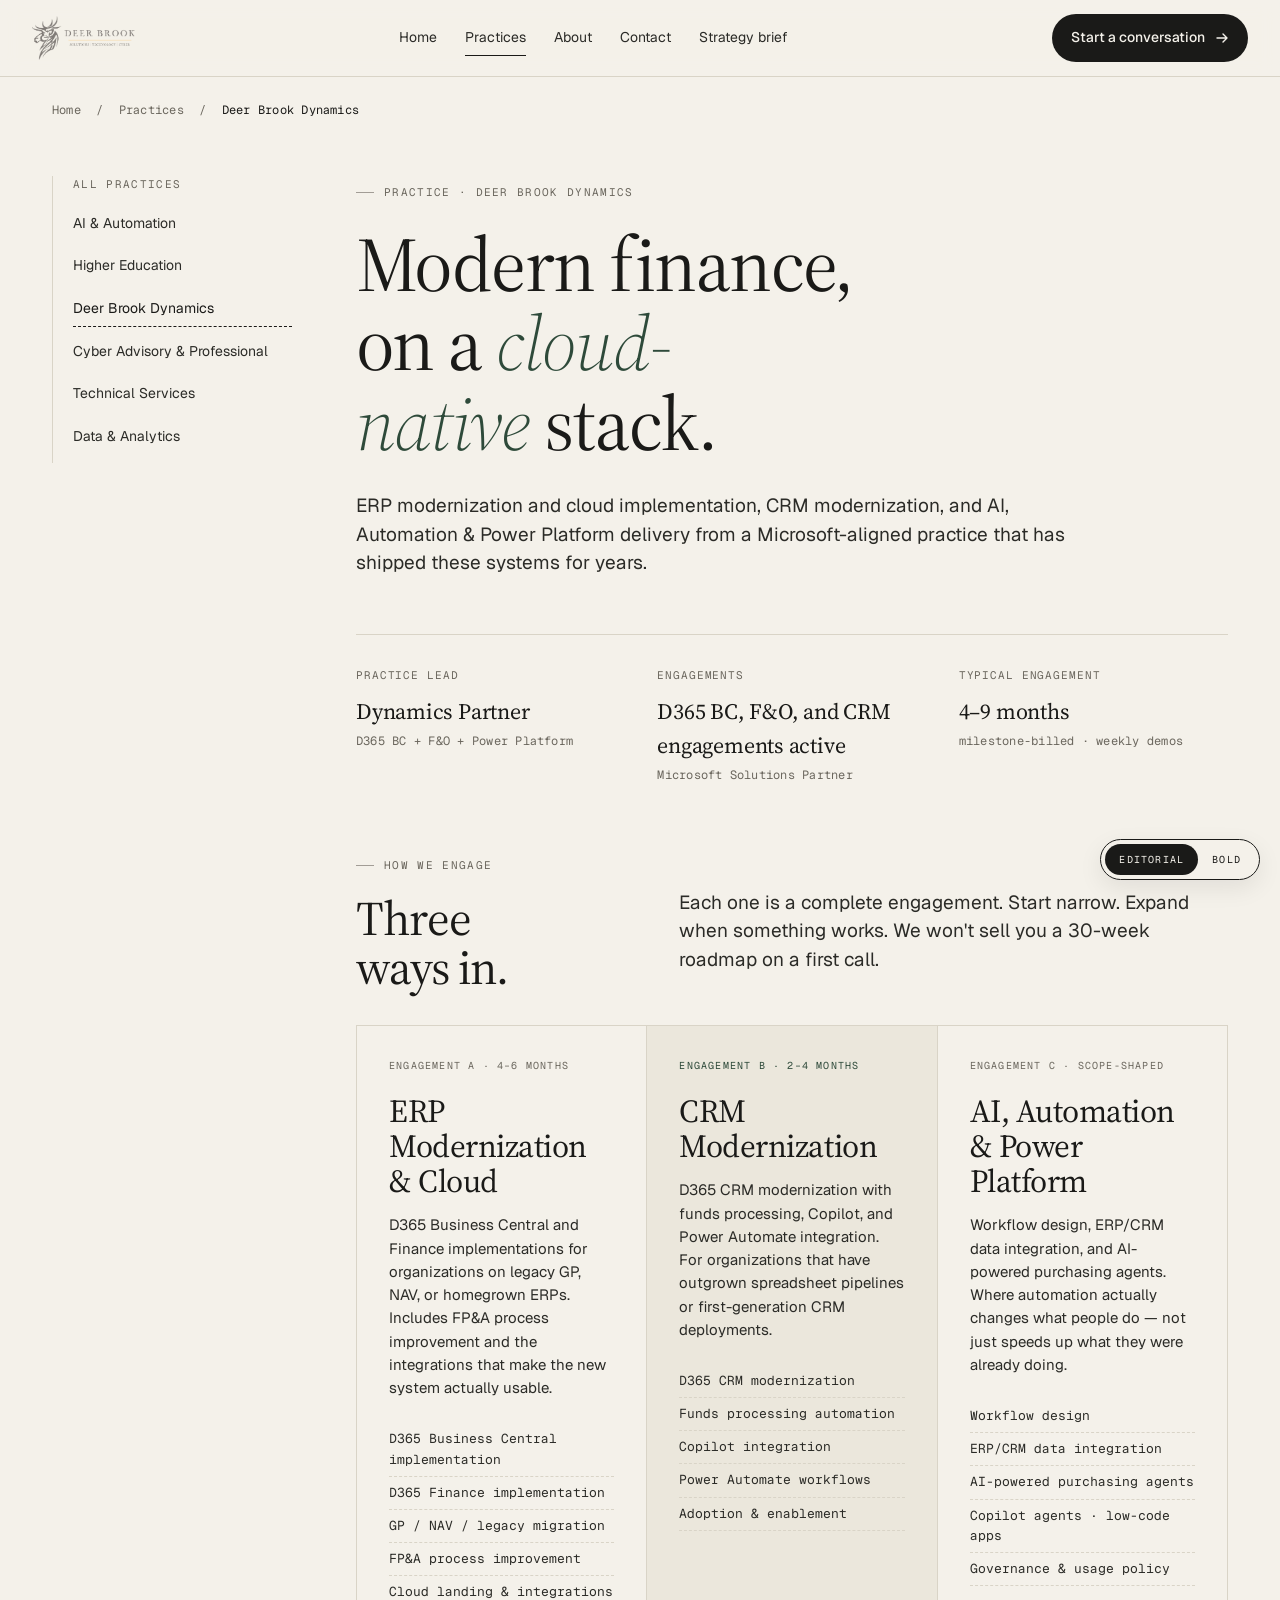
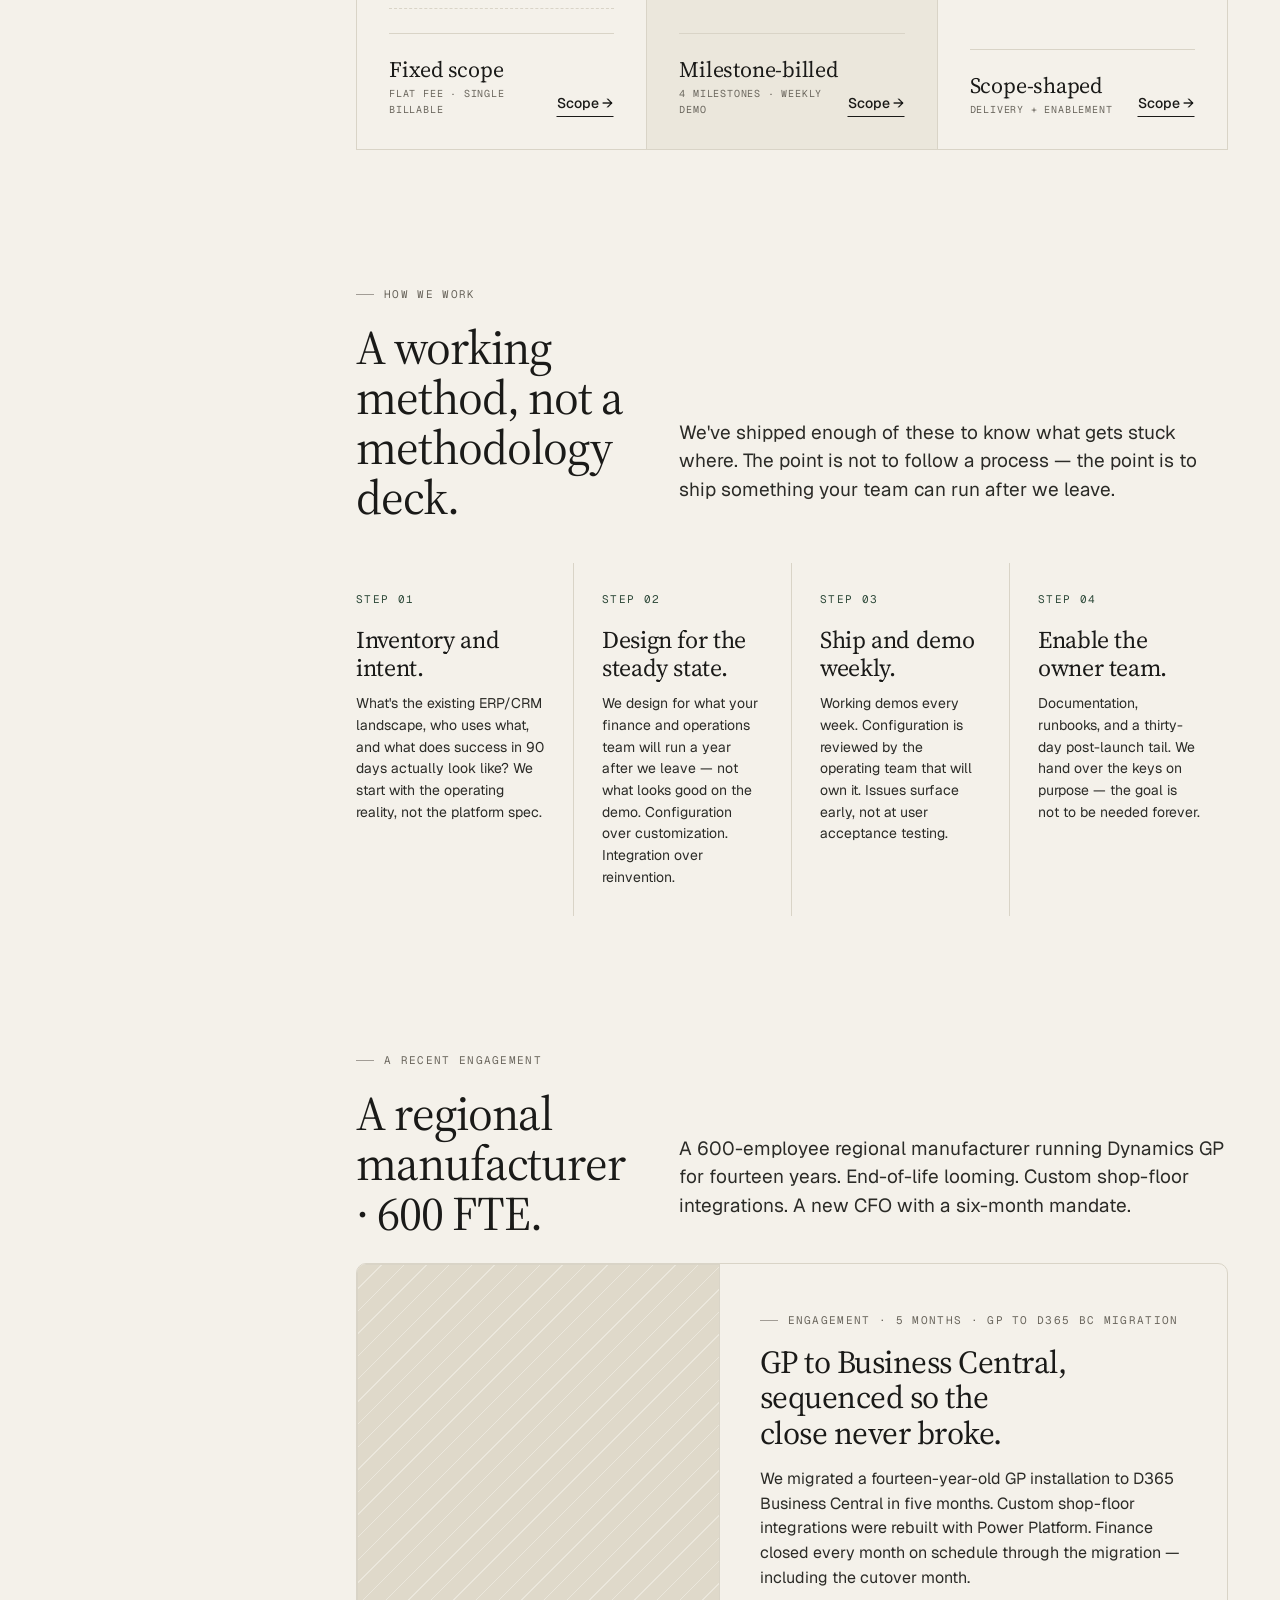
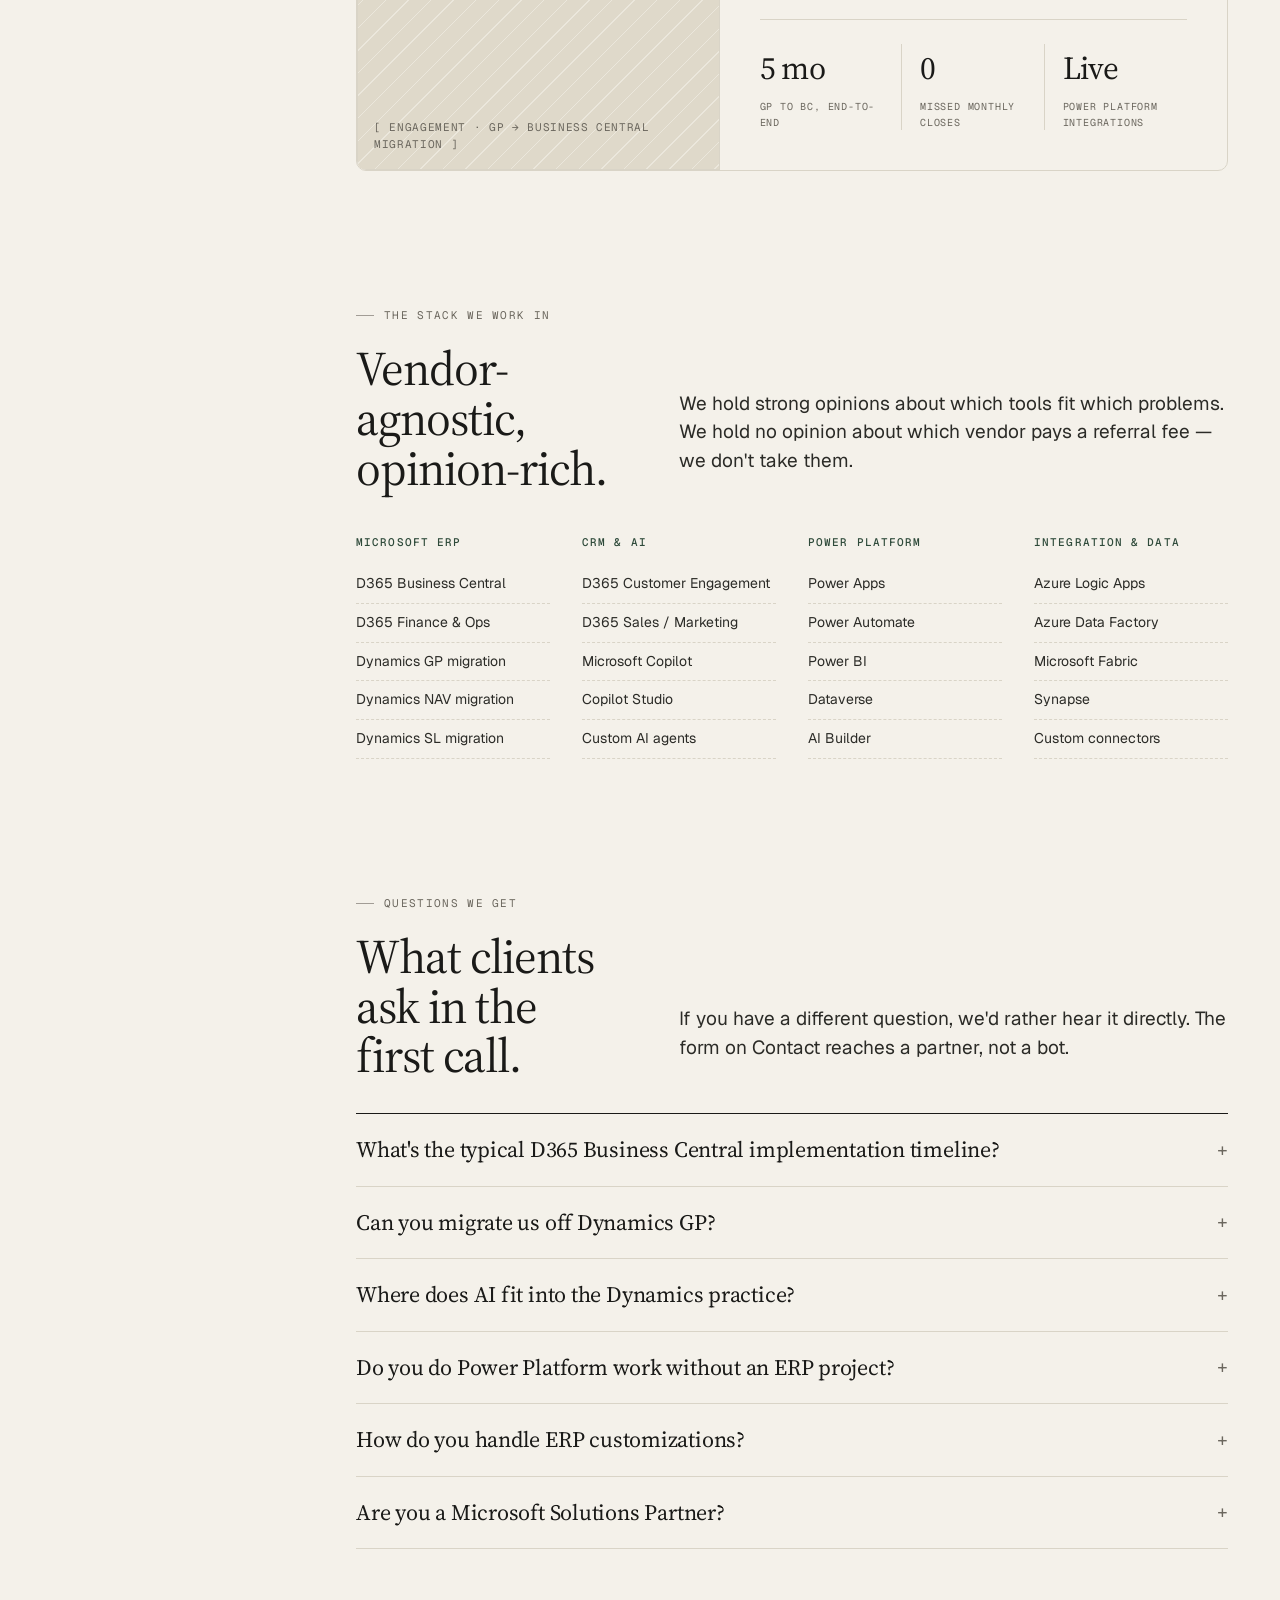
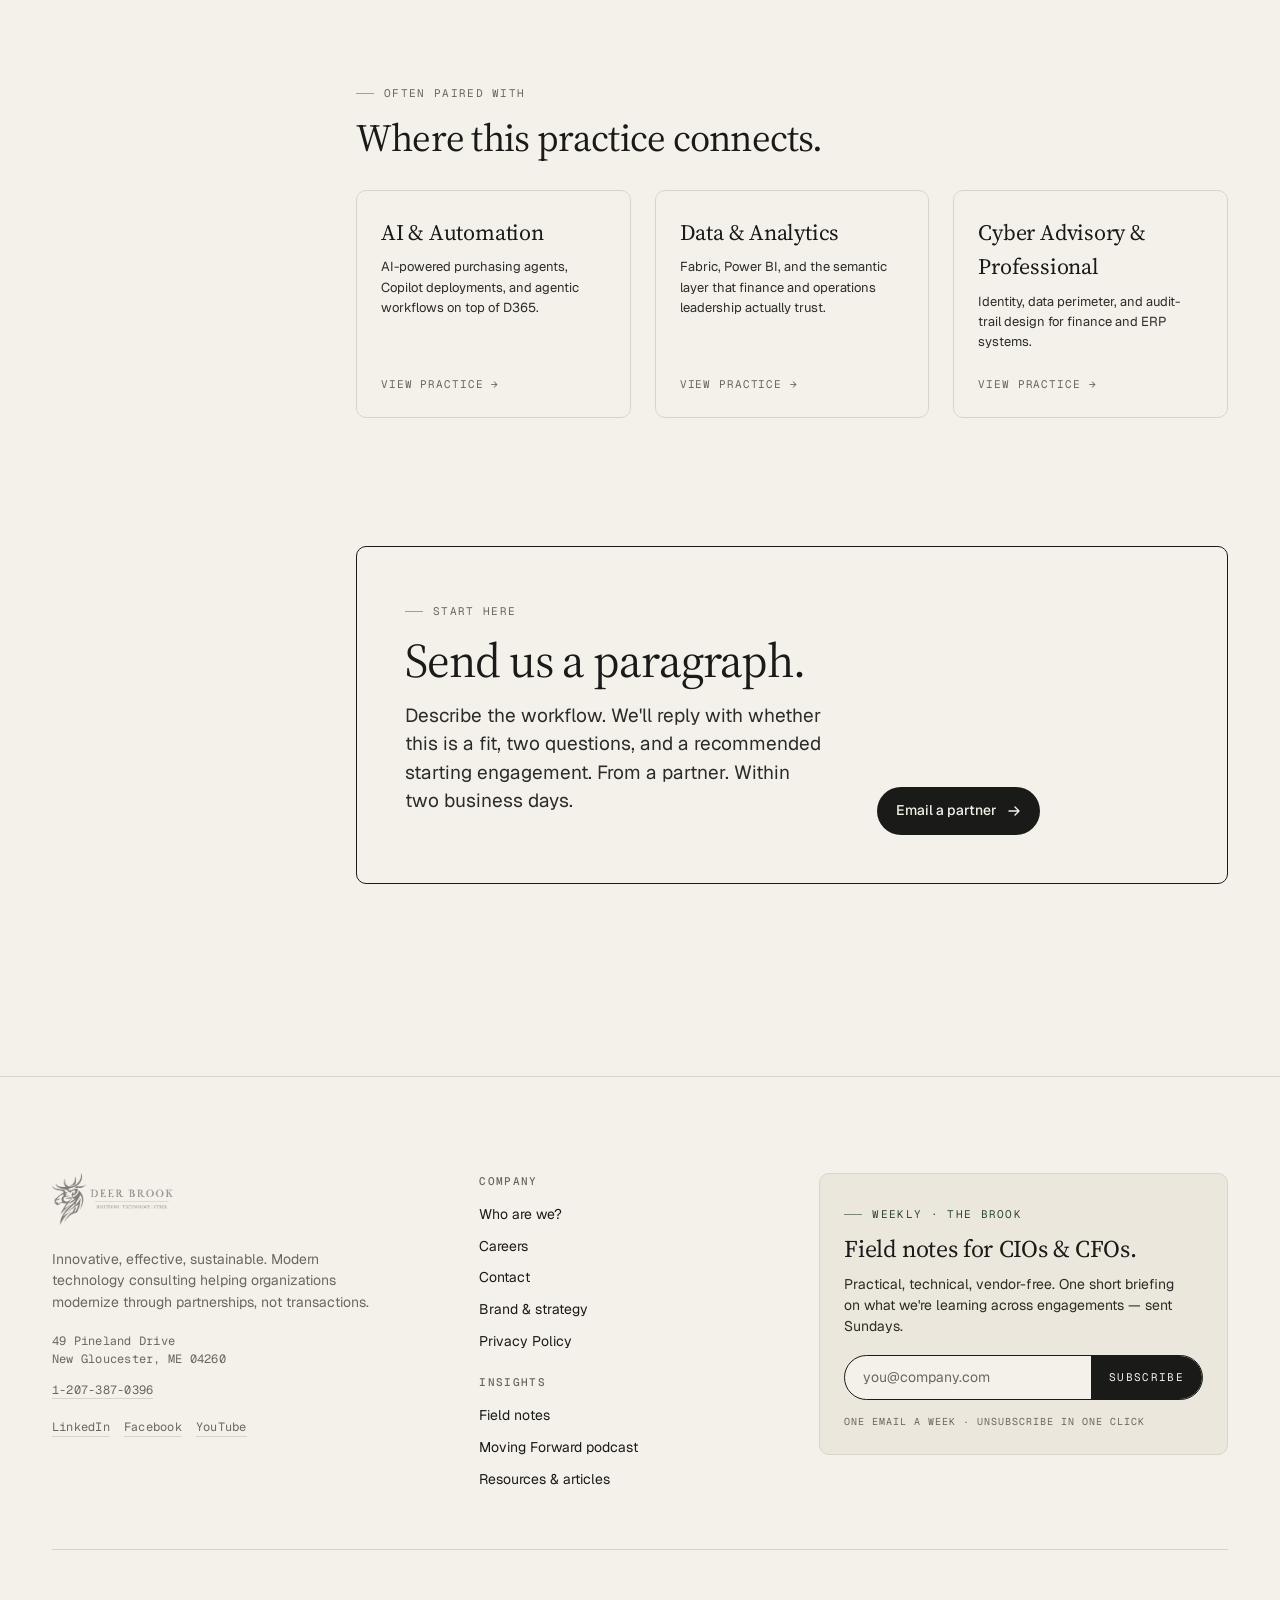
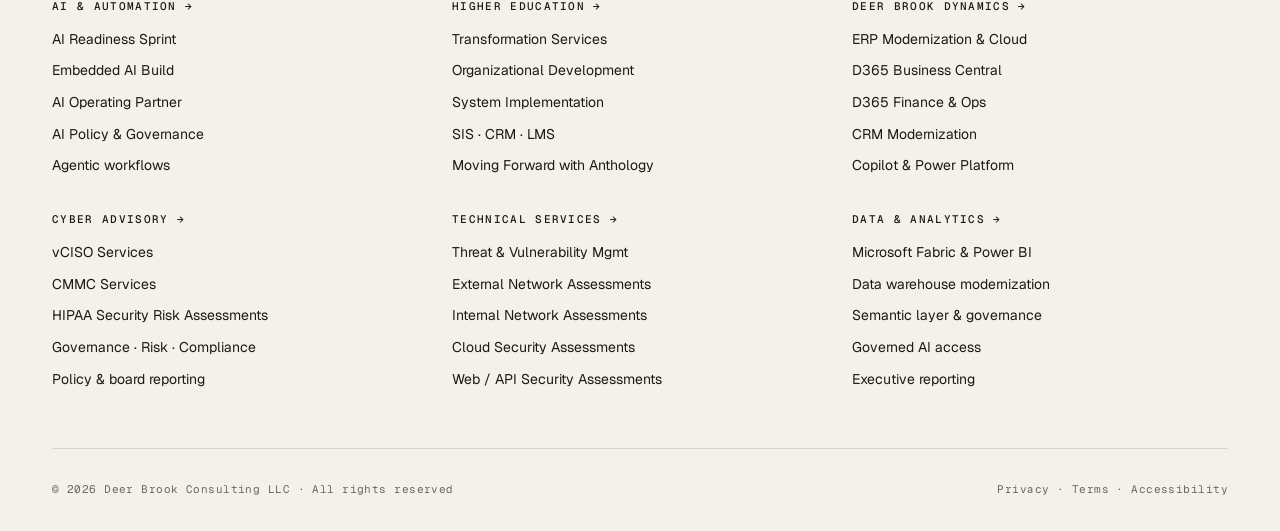
<file: practice-dynamics.html>
<!doctype html>
<html lang="en" data-mode="editorial">
<head>
<meta charset="utf-8" />
<meta name="viewport" content="width=device-width, initial-scale=1" />
<title>Deer Brook Dynamics — Deer Brook</title>
<link rel="preconnect" href="https://fonts.googleapis.com" />
<link rel="preconnect" href="https://fonts.gstatic.com" crossorigin />
<link href="https://fonts.googleapis.com/css2?family=Source+Serif+4:opsz,wght@8..60,300;8..60,400;8..60,500&family=Geist:wght@300;400;500;600&family=Geist+Mono:wght@400;500&display=swap" rel="stylesheet" />
<link rel="stylesheet" href="brand.css" />
<style>
  /* Practice nav (left sticky) */
  .practice-shell {
    display: grid;
    grid-template-columns: 240px 1fr;
    gap: 64px;
    padding-top: 56px;
  }
  @media (max-width: 960px) { .practice-shell { grid-template-columns: 1fr; gap: 24px; } }
  .practice-nav {
    position: sticky;
    top: 96px;
    align-self: start;
    border-left: 1px solid var(--rule);
    padding-left: 20px;
  }
  .practice-nav .label { font-family: var(--font-mono); font-size: 11px; letter-spacing: 0.12em; text-transform: uppercase; color: var(--muted); margin-bottom: 14px; }
  .practice-nav ul { list-style: none; margin: 0; padding: 0; }
  .practice-nav li { margin-bottom: 8px; }
  .practice-nav a {
    display: block;
    padding: 6px 0;
    font-size: 14px;
    color: var(--ink-2);
    transition: color 0.15s ease, padding 0.15s ease;
    border-bottom: 1px dashed transparent;
  }
  .practice-nav a:hover { color: var(--ink); padding-left: 6px; }
  .practice-nav a.active { color: var(--ink); border-bottom-color: var(--ink); }
  @media (max-width: 960px) {
    .practice-nav { position: static; border-left: 0; padding-left: 0; }
    .practice-nav ul { display: flex; flex-wrap: wrap; gap: 4px; }
    .practice-nav li { margin: 0; }
    .practice-nav a { padding: 6px 12px; border: 1px solid var(--rule); border-radius: 999px; }
  }

  /* Practice hero */
  .p-hero {
    padding: 8px 0 64px;
  }
  .p-hero h1 { font-size: clamp(48px, 6vw, 80px); max-width: 14ch; letter-spacing: -0.02em; }
  .p-hero h1 em { color: var(--forest); font-style: italic; font-weight: 300; }
  .p-meta {
    display: grid;
    grid-template-columns: 1fr 1fr 1fr;
    gap: 32px;
    margin-top: 56px;
    padding-top: 32px;
    border-top: 1px solid var(--rule);
  }
  @media (max-width: 720px) { .p-meta { grid-template-columns: 1fr; gap: 18px; } }
  .p-meta .label { font-family: var(--font-mono); font-size: 11px; color: var(--muted); letter-spacing: 0.08em; text-transform: uppercase; margin-bottom: 10px; }
  .p-meta .val { font-family: var(--font-display); font-size: 22px; letter-spacing: -0.01em; }

  /* Three offer cards */
  .offers {
    display: grid;
    grid-template-columns: 1fr 1fr 1fr;
    gap: 0;
    border-top: 1px solid var(--rule);
    border-left: 1px solid var(--rule);
  }
  .offer {
    border-right: 1px solid var(--rule);
    border-bottom: 1px solid var(--rule);
    padding: 32px;
    display: flex;
    flex-direction: column;
    min-height: 320px;
  }
  .offer .duration { font-family: var(--font-mono); font-size: 10px; letter-spacing: 0.12em; text-transform: uppercase; color: var(--muted); }
  .offer h3 { font-family: var(--font-display); font-weight: 400; font-size: 32px; letter-spacing: -0.015em; margin: 20px 0 14px; line-height: 1.1; }
  .offer p { font-size: 15px; color: var(--ink-2); margin: 0 0 24px; }
  .offer ul { list-style: none; padding: 0; margin: 0 0 24px; font-size: 13px; }
  .offer ul li { padding: 6px 0; border-bottom: 1px dashed var(--rule); font-family: var(--font-mono); color: var(--ink-2); }
  .offer .price { margin-top: auto; padding-top: 18px; border-top: 1px solid var(--rule); display: flex; justify-content: space-between; align-items: end; }
  .offer .price .amt { font-family: var(--font-display); font-size: 22px; letter-spacing: -0.01em; }
  .offer .price .unit { font-family: var(--font-mono); font-size: 10px; color: var(--muted); letter-spacing: 0.08em; text-transform: uppercase; }
  @media (max-width: 960px) { .offers { grid-template-columns: 1fr; } }

  /* Process steps */
  .process {
    display: grid;
    grid-template-columns: repeat(4, 1fr);
    gap: 0;
    margin-top: 40px;
    counter-reset: step;
  }
  .step {
    border-right: 1px solid var(--rule);
    padding: 28px 28px 28px 0;
    counter-increment: step;
  }
  .step:last-child { border-right: 0; }
  .step:not(:first-child) { padding-left: 28px; }
  .step .step-n {
    font-family: var(--font-mono);
    font-size: 11px;
    color: var(--forest);
    letter-spacing: 0.12em;
    margin-bottom: 18px;
    text-transform: uppercase;
  }
  .step h4 {
    font-family: var(--font-display);
    font-weight: 400;
    font-size: 24px;
    letter-spacing: -0.015em;
    line-height: 1.15;
    margin-bottom: 12px;
  }
  .step p { font-size: 14px; color: var(--ink-2); margin: 0; }
  @media (max-width: 960px) { .process { grid-template-columns: 1fr 1fr; } .step:nth-child(even) { border-right: 0; } }
  @media (max-width: 560px) { .process { grid-template-columns: 1fr; } .step { border-right: 0 !important; padding-left: 0 !important; padding-right: 0; border-bottom: 1px solid var(--rule); } .step:last-child { border-bottom: 0; } }

  /* Case study card */
  .case {
    display: grid;
    grid-template-columns: 1fr 1.4fr;
    border: 1px solid var(--rule);
    border-radius: var(--radius-lg);
    overflow: hidden;
  }
  @media (max-width: 800px) { .case { grid-template-columns: 1fr; } }
  .case-img { min-height: 320px; border-right: 1px solid var(--rule); border-radius: 0; }
  .case-text { padding: 40px; }
  .case-text h3 { font-family: var(--font-display); font-size: 32px; letter-spacing: -0.015em; line-height: 1.1; margin: 16px 0 16px; }
  .case-text p { color: var(--ink-2); max-width: 56ch; }
  .case-stats {
    display: grid;
    grid-template-columns: 1fr 1fr 1fr;
    gap: 0;
    margin-top: 28px;
    padding-top: 24px;
    border-top: 1px solid var(--rule);
  }
  .case-stats > div { padding-right: 18px; border-right: 1px solid var(--rule); }
  .case-stats > div:last-child { border-right: 0; padding-left: 18px; padding-right: 0; }
  .case-stats > div:not(:first-child):not(:last-child) { padding-left: 18px; }
  .case-stats .k { font-family: var(--font-display); font-size: 32px; letter-spacing: -0.02em; }
  .case-stats .v { font-family: var(--font-mono); font-size: 10px; color: var(--muted); letter-spacing: 0.08em; text-transform: uppercase; margin-top: 6px; }

  /* FAQ accordion */
  .faq { border-top: 1px solid var(--ink); margin-top: 32px; }
  .faq-item { border-bottom: 1px solid var(--rule); }
  .faq-q {
    width: 100%;
    background: transparent;
    border: 0;
    text-align: left;
    padding: 22px 0;
    display: flex;
    justify-content: space-between;
    align-items: center;
    cursor: pointer;
    font-family: var(--font-display);
    font-size: 22px;
    letter-spacing: -0.01em;
    color: var(--ink);
    line-height: 1.25;
  }
  .faq-q .plus { font-family: var(--font-mono); font-size: 18px; color: var(--muted); transition: transform 0.2s ease; }
  .faq-item.open .plus { transform: rotate(45deg); color: var(--forest); }
  .faq-a {
    overflow: hidden;
    max-height: 0;
    transition: max-height 0.3s ease, padding 0.3s ease;
    color: var(--ink-2);
    font-size: 15px;
    max-width: 64ch;
  }
  .faq-item.open .faq-a { max-height: 400px; padding: 0 0 24px; }

  /* Stack list */
  .stack {
    display: grid;
    grid-template-columns: repeat(4, 1fr);
    gap: 32px;
    margin-top: 40px;
  }
  @media (max-width: 720px) { .stack { grid-template-columns: 1fr 1fr; } }
  .stack-col h6 { font-family: var(--font-mono); font-size: 11px; color: var(--forest); letter-spacing: 0.1em; text-transform: uppercase; margin-bottom: 14px; }
  .stack-col ul { list-style: none; padding: 0; margin: 0; }
  .stack-col li { padding: 8px 0; border-bottom: 1px dashed var(--rule); font-size: 14px; color: var(--ink-2); }

  /* Related practices */
  .related {
    display: grid;
    grid-template-columns: repeat(3, 1fr);
    gap: 24px;
    margin-top: 32px;
  }
  @media (max-width: 800px) { .related { grid-template-columns: 1fr; } }
  .related-card {
    padding: 24px;
    border: 1px solid var(--rule);
    border-radius: var(--radius-lg);
    display: flex;
    flex-direction: column;
    gap: 8px;
    transition: border-color 0.18s ease;
  }
  .related-card:hover { border-color: var(--ink); }
  .related-card h5 { font-family: var(--font-display); font-weight: 400; font-size: 22px; letter-spacing: -0.01em; }
  .related-card p { font-size: 13px; color: var(--ink-2); margin: 0; }
  .related-card .arr { margin-top: auto; padding-top: 16px; font-family: var(--font-mono); font-size: 11px; color: var(--muted); letter-spacing: 0.08em; text-transform: uppercase; }

  /* Mode toggle (shared) */
  .mode-toggle { position: fixed; bottom: 20px; right: 20px; z-index: 100; background: var(--paper); border: 1px solid var(--ink); border-radius: 999px; padding: 4px; display: inline-flex; box-shadow: 0 8px 24px rgba(0,0,0,0.08); }
  .mode-toggle button { border: 0; background: transparent; color: var(--ink); font-family: var(--font-mono); font-size: 10px; letter-spacing: 0.12em; text-transform: uppercase; padding: 8px 14px; border-radius: 999px; cursor: pointer; }
  .mode-toggle button.active { background: var(--ink); color: var(--paper); }
  [data-mode="bold"] .mode-toggle { background: var(--paper-2); border-color: var(--forest); }
  [data-mode="bold"] .mode-toggle button.active { background: var(--forest); color: #0E100D; }
</style>
</head>
<body data-screen-label="practice-dynamics">

<header class="nav">
  <div class="nav-inner">
    <a href="index.html" class="brand" aria-label="Deer Brook — home"></a>
    <nav class="nav-links">
      <a href="home.html">Home</a>
      <a href="practice.html" class="active">Practices</a>
      <a href="about.html">About</a>
      <a href="contact.html">Contact</a>
      <a href="strategy.html">Strategy brief</a>
    </nav>
    <a href="contact.html" class="btn btn-primary">
      Start a conversation
      <svg class="arrow" width="14" height="14" viewBox="0 0 14 14" fill="none"><path d="M2 7h10M8 3l4 4-4 4" stroke="currentColor" stroke-width="1.4" stroke-linecap="round" stroke-linejoin="round"/></svg>
    </a>
  </div>
</header>

<!-- Breadcrumb -->
<div class="container" style="padding-top: 24px;">
  <div class="mono">
    <a href="home.html" style="color: var(--muted);">Home</a> <span style="margin: 0 8px;">/</span>
    <a href="practice.html" style="color: var(--muted);">Practices</a> <span style="margin: 0 8px;">/</span>
    <span style="color: var(--ink);">Deer Brook Dynamics</span>
  </div>
</div>

<div class="container">
  <div class="practice-shell">
    <!-- Left nav -->
    <aside class="practice-nav">
      <div class="label">All practices</div>
      <ul>
        <li><a href="practice.html">AI &amp; Automation</a></li>
        <li><a href="practice-higher-ed.html">Higher Education</a></li>
        <li><a href="practice-dynamics.html" class="active">Deer Brook Dynamics</a></li>
        <li><a href="practice-cyber.html">Cyber Advisory &amp; Professional</a></li>
        <li><a href="practice-technical.html">Technical Services</a></li>
        <li><a href="practice-data.html">Data &amp; Analytics</a></li>
      </ul>
    </aside>

    <!-- Main -->
    <main>
      <section class="p-hero" style="padding-top: 0;">
        <span class="eyebrow">Practice · Deer Brook Dynamics</span>
        <h1 style="margin-top: 24px;">Modern finance, on a <em>cloud-native</em> stack.</h1>
        <p class="lead" style="margin-top: 28px;">ERP modernization and cloud implementation, CRM modernization, and AI, Automation &amp; Power Platform delivery from a Microsoft-aligned practice that has shipped these systems for years.</p>

        <div class="p-meta">
          <div>
            <div class="label">Practice lead</div>
            <div class="val">Dynamics Partner</div>
            <div class="mono" style="margin-top: 4px;">D365 BC + F&amp;O + Power Platform</div>
          </div>
          <div>
            <div class="label">Engagements</div>
            <div class="val">D365 BC, F&amp;O, and CRM engagements active</div>
            <div class="mono" style="margin-top: 4px;">Microsoft Solutions Partner</div>
          </div>
          <div>
            <div class="label">Typical engagement</div>
            <div class="val">4–9 months</div>
            <div class="mono" style="margin-top: 4px;">milestone-billed · weekly demos</div>
          </div>
        </div>
      </section>

      <!-- Offer cards -->
      <section class="compact" style="padding-top: 0;">
        <div class="section-head" style="margin-bottom: 32px;">
          <div>
            <span class="eyebrow">How we engage</span>
            <h2 style="margin-top: 20px; font-size: clamp(36px, 4.5vw, 48px);">Three ways in.</h2>
          </div>
          <div>
            <p class="lead">Each one is a complete engagement. Start narrow. Expand when something works. We won't sell you a 30-week roadmap on a first call.</p>
          </div>
        </div>

        <div class="offers">
          <div class="offer">
            <span class="duration">Engagement A · 4–6 months</span>
            <h3>ERP Modernization &amp; Cloud</h3>
            <p>D365 Business Central and Finance implementations for organizations on legacy GP, NAV, or homegrown ERPs. Includes FP&amp;A process improvement and the integrations that make the new system actually usable.</p>
            <ul>
              <li>D365 Business Central implementation</li>
              <li>D365 Finance implementation</li>
              <li>GP / NAV / legacy migration</li>
              <li>FP&amp;A process improvement</li>
              <li>Cloud landing &amp; integrations</li>
            </ul>
            <div class="price">
              <div><div class="amt">Fixed scope</div><div class="unit">flat fee · single billable</div></div>
              <a href="contact.html" class="btn btn-link">Scope →</a>
            </div>
          </div>
          <div class="offer" style="background: var(--paper-2);">
            <span class="duration" style="color: var(--forest);">Engagement B · 2–4 months</span>
            <h3>CRM Modernization</h3>
            <p>D365 CRM modernization with funds processing, Copilot, and Power Automate integration. For organizations that have outgrown spreadsheet pipelines or first-generation CRM deployments.</p>
            <ul>
              <li>D365 CRM modernization</li>
              <li>Funds processing automation</li>
              <li>Copilot integration</li>
              <li>Power Automate workflows</li>
              <li>Adoption &amp; enablement</li>
            </ul>
            <div class="price">
              <div><div class="amt">Milestone-billed</div><div class="unit">4 milestones · weekly demo</div></div>
              <a href="contact.html" class="btn btn-link">Scope →</a>
            </div>
          </div>
          <div class="offer">
            <span class="duration">Engagement C · scope-shaped</span>
            <h3>AI, Automation &amp; Power Platform</h3>
            <p>Workflow design, ERP/CRM data integration, and AI-powered purchasing agents. Where automation actually changes what people do — not just speeds up what they were already doing.</p>
            <ul>
              <li>Workflow design</li>
              <li>ERP/CRM data integration</li>
              <li>AI-powered purchasing agents</li>
              <li>Copilot agents · low-code apps</li>
              <li>Governance &amp; usage policy</li>
            </ul>
            <div class="price">
              <div><div class="amt">Scope-shaped</div><div class="unit">delivery + enablement</div></div>
              <a href="contact.html" class="btn btn-link">Scope →</a>
            </div>
          </div>
        </div>
      </section>

      <!-- Process -->
      <section class="compact">
        <div class="section-head" style="margin-bottom: 24px;">
          <div>
            <span class="eyebrow">How we work</span>
            <h2 style="margin-top: 20px; font-size: clamp(36px, 4.5vw, 48px);">A working method, not a methodology deck.</h2>
          </div>
          <div>
            <p class="lead">We've shipped enough of these to know what gets stuck where. The point is not to follow a process — the point is to ship something your team can run after we leave.</p>
          </div>
        </div>

        <div class="process">
          <div class="step">
            <div class="step-n">Step 01</div>
            <h4>Inventory and intent.</h4>
            <p>What's the existing ERP/CRM landscape, who uses what, and what does success in 90 days actually look like? We start with the operating reality, not the platform spec.</p>
          </div>
          <div class="step">
            <div class="step-n">Step 02</div>
            <h4>Design for the steady state.</h4>
            <p>We design for what your finance and operations team will run a year after we leave — not what looks good on the demo. Configuration over customization. Integration over reinvention.</p>
          </div>
          <div class="step">
            <div class="step-n">Step 03</div>
            <h4>Ship and demo weekly.</h4>
            <p>Working demos every week. Configuration is reviewed by the operating team that will own it. Issues surface early, not at user acceptance testing.</p>
          </div>
          <div class="step">
            <div class="step-n">Step 04</div>
            <h4>Enable the owner team.</h4>
            <p>Documentation, runbooks, and a thirty-day post-launch tail. We hand over the keys on purpose — the goal is not to be needed forever.</p>
          </div>
        </div>
      </section>

      <!-- Case study -->
      <section class="compact">
        <div class="section-head" style="margin-bottom: 24px;">
          <div>
            <span class="eyebrow">A recent engagement</span>
            <h2 style="margin-top: 20px; font-size: clamp(36px, 4.5vw, 48px);">A regional manufacturer · 600 FTE.</h2>
          </div>
          <div>
            <p class="lead">A 600-employee regional manufacturer running Dynamics GP for fourteen years. End-of-life looming. Custom shop-floor integrations. A new CFO with a six-month mandate.</p>
          </div>
        </div>

        <div class="case">
          <div class="placeholder-img case-img">[ engagement · GP → Business Central migration ]</div>
          <div class="case-text">
            <span class="eyebrow">Engagement · 5 months · GP to D365 BC migration</span>
            <h3>GP to Business Central, sequenced so the close never broke.</h3>
            <p>We migrated a fourteen-year-old GP installation to D365 Business Central in five months. Custom shop-floor integrations were rebuilt with Power Platform. Finance closed every month on schedule through the migration — including the cutover month.</p>
            <div class="case-stats">
              <div><div class="k">5 mo</div><div class="v">GP to BC, end-to-end</div></div>
              <div><div class="k">0</div><div class="v">missed monthly closes</div></div>
              <div><div class="k">Live</div><div class="v">Power Platform integrations</div></div>
            </div>
          </div>
        </div>
      </section>

      <!-- Stack we work in -->
      <section class="compact">
        <div class="section-head" style="margin-bottom: 16px;">
          <div>
            <span class="eyebrow">The stack we work in</span>
            <h2 style="margin-top: 20px; font-size: clamp(36px, 4.5vw, 48px);">Vendor-agnostic, opinion-rich.</h2>
          </div>
          <div>
            <p class="lead">We hold strong opinions about which tools fit which problems. We hold no opinion about which vendor pays a referral fee — we don't take them.</p>
          </div>
        </div>

        <div class="stack">
          <div class="stack-col">
            <h6>Microsoft ERP</h6>
            <ul>
              <li>D365 Business Central</li>
              <li>D365 Finance &amp; Ops</li>
              <li>Dynamics GP migration</li>
              <li>Dynamics NAV migration</li>
              <li>Dynamics SL migration</li>
            </ul>
          </div>
          <div class="stack-col">
            <h6>CRM &amp; AI</h6>
            <ul>
              <li>D365 Customer Engagement</li>
              <li>D365 Sales / Marketing</li>
              <li>Microsoft Copilot</li>
              <li>Copilot Studio</li>
              <li>Custom AI agents</li>
            </ul>
          </div>
          <div class="stack-col">
            <h6>Power Platform</h6>
            <ul>
              <li>Power Apps</li>
              <li>Power Automate</li>
              <li>Power BI</li>
              <li>Dataverse</li>
              <li>AI Builder</li>
            </ul>
          </div>
          <div class="stack-col">
            <h6>Integration &amp; data</h6>
            <ul>
              <li>Azure Logic Apps</li>
              <li>Azure Data Factory</li>
              <li>Microsoft Fabric</li>
              <li>Synapse</li>
              <li>Custom connectors</li>
            </ul>
          </div>
        </div>
      </section>

      <!-- FAQ -->
      <section class="compact">
        <div class="section-head" style="margin-bottom: 0;">
          <div>
            <span class="eyebrow">Questions we get</span>
            <h2 style="margin-top: 20px; font-size: clamp(36px, 4.5vw, 48px);">What clients ask in the first call.</h2>
          </div>
          <div>
            <p class="lead">If you have a different question, we'd rather hear it directly. The form on Contact reaches a partner, not a bot.</p>
          </div>
        </div>

        <div class="faq">
          <div class="faq-item">
            <button class="faq-q">What's the typical D365 Business Central implementation timeline? <span class="plus">+</span></button>
            <div class="faq-a">Three to six months for a mid-market organization, depending on integration scope and process re-design depth. We ship working slices every two weeks, with a hard cutover plan reviewed monthly.</div>
          </div>
          <div class="faq-item">
            <button class="faq-q">Can you migrate us off Dynamics GP? <span class="plus">+</span></button>
            <div class="faq-a">Yes — it's a core offering. Microsoft has named the end-of-life path for GP, and the right time to move is generally now, but not in panic. We've done dozens of these. We have a working playbook.</div>
          </div>
          <div class="faq-item">
            <button class="faq-q">Where does AI fit into the Dynamics practice? <span class="plus">+</span></button>
            <div class="faq-a">Copilot in D365, Power Automate flows with AI Builder, and custom purchasing or AP agents. We design AI into ERP/CRM where it changes the work — not as a demo layer on top of the same processes.</div>
          </div>
          <div class="faq-item">
            <button class="faq-q">Do you do Power Platform work without an ERP project? <span class="plus">+</span></button>
            <div class="faq-a">Yes. Power Apps, Power Automate, and Power BI delivery as standalone engagements — often as a "fix what's already there" engagement before any platform decision gets made.</div>
          </div>
          <div class="faq-item">
            <button class="faq-q">How do you handle ERP customizations? <span class="plus">+</span></button>
            <div class="faq-a">We minimize them. Configuration first, extensions second, customization last and only with a written justification. We document every deviation from out-of-the-box for the next admin who inherits this.</div>
          </div>
          <div class="faq-item">
            <button class="faq-q">Are you a Microsoft Solutions Partner? <span class="plus">+</span></button>
            <div class="faq-a">Yes. The Dynamics practice operates as a Microsoft-aligned partner. We deliver Microsoft technology; we don't accept vendor referral fees on adjacent product lines as a policy.</div>
          </div>
        </div>
      </section>

      <!-- Related -->
      <section class="compact">
        <span class="eyebrow">Often paired with</span>
        <h2 style="margin-top: 16px; font-size: clamp(28px, 3vw, 40px);">Where this practice connects.</h2>
        <div class="related">
          <a href="practice.html" class="related-card">
            <h5>AI &amp; Automation</h5>
            <p>AI-powered purchasing agents, Copilot deployments, and agentic workflows on top of D365.</p>
            <span class="arr">View practice →</span>
          </a>
          <a href="practice-data.html" class="related-card">
            <h5>Data &amp; Analytics</h5>
            <p>Fabric, Power BI, and the semantic layer that finance and operations leadership actually trust.</p>
            <span class="arr">View practice →</span>
          </a>
          <a href="practice-cyber.html" class="related-card">
            <h5>Cyber Advisory &amp; Professional</h5>
            <p>Identity, data perimeter, and audit-trail design for finance and ERP systems.</p>
            <span class="arr">View practice →</span>
          </a>
        </div>
      </section>

      <!-- Closing CTA -->
      <section class="compact" style="margin-bottom: 32px;">
        <div style="border: 1px solid var(--ink); border-radius: var(--radius-lg); padding: 48px; display: grid; grid-template-columns: 1.4fr 1fr; gap: 48px; align-items: end;">
          <div>
            <span class="eyebrow">Start here</span>
            <h2 style="margin-top: 16px; font-size: clamp(32px, 4vw, 48px);">Send us a paragraph.</h2>
            <p class="lead muted" style="margin-top: 16px;">Describe the workflow. We'll reply with whether this is a fit, two questions, and a recommended starting engagement. From a partner. Within two business days.</p>
          </div>
          <div>
            <a href="contact.html" class="btn btn-primary">
              Email a partner
              <svg class="arrow" width="14" height="14" viewBox="0 0 14 14" fill="none"><path d="M2 7h10M8 3l4 4-4 4" stroke="currentColor" stroke-width="1.4" stroke-linecap="round" stroke-linejoin="round"/></svg>
            </a>
          </div>
        </div>
      </section>
    </main>
  </div>
</div>

<!-- FOOTER (shared shape) -->
<footer class="footer">
  <div class="container">
    <div class="footer-meta">
      <div class="footer-brand">
        <a href="index.html" class="brand" aria-label="Deer Brook — home"></a>
        <p class="muted" style="font-size: 14px; max-width: 36ch; margin-top: 16px;">Innovative, effective, sustainable. Modern technology consulting helping organizations modernize through partnerships, not transactions.</p>
        <p class="mono" style="margin-top: 18px;">49 Pineland Drive<br />New Gloucester, ME 04260</p>
        <p class="mono" style="margin-top: 6px;"><a href="tel:+12073870396" style="border-bottom: 1px solid var(--rule);">1-207-387-0396</a></p>
        <div style="display: flex; gap: 14px; margin-top: 18px;" class="mono">
          <a href="https://www.linkedin.com/company/deerbrookcyber" target="_blank" rel="noopener" style="border-bottom: 1px solid var(--rule);">LinkedIn</a>
          <a href="https://www.facebook.com/deerbrookcyber" target="_blank" rel="noopener" style="border-bottom: 1px solid var(--rule);">Facebook</a>
          <a href="https://www.youtube.com/@deerbrookcyber" target="_blank" rel="noopener" style="border-bottom: 1px solid var(--rule);">YouTube</a>
        </div>
      </div>
      <div class="footer-actions">
        <h6>Company</h6>
        <ul>
          <li><a href="about.html">Who are we?</a></li>
          <li><a href="about.html#careers">Careers</a></li>
          <li><a href="contact.html">Contact</a></li>
          <li><a href="strategy.html">Brand &amp; strategy</a></li>
          <li><a href="#">Privacy Policy</a></li>
        </ul>
        <h6 style="margin-top: 22px;">Insights</h6>
        <ul>
          <li><a href="#">Field notes</a></li>
          <li><a href="#">Moving Forward podcast</a></li>
          <li><a href="#">Resources &amp; articles</a></li>
        </ul>
      </div>
      <div class="footer-newsletter" id="brook-signup">
        <span class="eyebrow">Weekly · The Brook</span>
        <h5>Field notes for CIOs &amp; CFOs.</h5>
        <p>Practical, technical, vendor-free. One short briefing on what we're learning across engagements — sent Sundays.</p>
        <form onsubmit="event.preventDefault(); this.closest('.footer-newsletter').classList.add('subscribed'); this.querySelector('button').textContent='Subscribed \u2713';">
          <input type="email" required placeholder="you@company.com" aria-label="Email address" />
          <button type="submit">Subscribe</button>
        </form>
        <div class="meta">One email a week · unsubscribe in one click</div>
      </div>
    </div>

    <div class="footer-services six">
      <div class="footer-svc">
        <h6><a href="practice.html">AI &amp; Automation →</a></h6>
        <ul>
          <li><a href="practice.html">AI Readiness Sprint</a></li>
          <li><a href="practice.html">Embedded AI Build</a></li>
          <li><a href="practice.html">AI Operating Partner</a></li>
          <li><a href="practice.html">AI Policy &amp; Governance</a></li>
          <li><a href="practice.html">Agentic workflows</a></li>
        </ul>
      </div>
      <div class="footer-svc">
        <h6><a href="practice-higher-ed.html">Higher Education →</a></h6>
        <ul>
          <li><a href="practice-higher-ed.html">Transformation Services</a></li>
          <li><a href="practice-higher-ed.html">Organizational Development</a></li>
          <li><a href="practice-higher-ed.html">System Implementation</a></li>
          <li><a href="practice-higher-ed.html">SIS · CRM · LMS</a></li>
          <li><a href="practice-higher-ed.html">Moving Forward with Anthology</a></li>
        </ul>
      </div>
      <div class="footer-svc">
        <h6><a href="practice-dynamics.html">Deer Brook Dynamics →</a></h6>
        <ul>
          <li><a href="practice-dynamics.html">ERP Modernization &amp; Cloud</a></li>
          <li><a href="practice-dynamics.html">D365 Business Central</a></li>
          <li><a href="practice-dynamics.html">D365 Finance &amp; Ops</a></li>
          <li><a href="practice-dynamics.html">CRM Modernization</a></li>
          <li><a href="practice-dynamics.html">Copilot &amp; Power Platform</a></li>
        </ul>
      </div>
      <div class="footer-svc">
        <h6><a href="practice-cyber.html">Cyber Advisory →</a></h6>
        <ul>
          <li><a href="practice-cyber.html">vCISO Services</a></li>
          <li><a href="practice-cyber.html">CMMC Services</a></li>
          <li><a href="practice-cyber.html">HIPAA Security Risk Assessments</a></li>
          <li><a href="practice-cyber.html">Governance · Risk · Compliance</a></li>
          <li><a href="practice-cyber.html">Policy &amp; board reporting</a></li>
        </ul>
      </div>
      <div class="footer-svc">
        <h6><a href="practice-technical.html">Technical Services →</a></h6>
        <ul>
          <li><a href="practice-technical.html">Threat &amp; Vulnerability Mgmt</a></li>
          <li><a href="practice-technical.html">External Network Assessments</a></li>
          <li><a href="practice-technical.html">Internal Network Assessments</a></li>
          <li><a href="practice-technical.html">Cloud Security Assessments</a></li>
          <li><a href="practice-technical.html">Web / API Security Assessments</a></li>
        </ul>
      </div>
      <div class="footer-svc">
        <h6><a href="practice-data.html">Data &amp; Analytics →</a></h6>
        <ul>
          <li><a href="practice-data.html">Microsoft Fabric &amp; Power BI</a></li>
          <li><a href="practice-data.html">Data warehouse modernization</a></li>
          <li><a href="practice-data.html">Semantic layer &amp; governance</a></li>
          <li><a href="practice-data.html">Governed AI access</a></li>
          <li><a href="practice-data.html">Executive reporting</a></li>
        </ul>
      </div>
    </div>

    <div class="footer-legal">
      <span>© 2026 Deer Brook Consulting LLC · All rights reserved</span>
      <span>Privacy · Terms · Accessibility</span>
    </div>
  </div>
</footer>

<div class="mode-toggle" role="group" aria-label="Visual direction">
  <button id="modeEditorial" class="active">Editorial</button>
  <button id="modeBold">Bold</button>
</div>

<script src="brand.js"></script>
<script>
  const root = document.documentElement;
  const editBtn = document.getElementById('modeEditorial');
  const boldBtn = document.getElementById('modeBold');
  function applyMode(m) {
    root.setAttribute('data-mode', m);
    editBtn.classList.toggle('active', m === 'editorial');
    boldBtn.classList.toggle('active', m === 'bold');
    localStorage.setItem('db-mode', m);
  }
  editBtn.addEventListener('click', () => applyMode('editorial'));
  boldBtn.addEventListener('click', () => applyMode('bold'));
  applyMode(localStorage.getItem('db-mode') || 'editorial');

  // FAQ accordion
  document.querySelectorAll('.faq-q').forEach((q) => {
    q.addEventListener('click', () => q.closest('.faq-item').classList.toggle('open'));
  });

  // Reveal anim
  document.querySelectorAll('section, .offer, .step, .stack-col').forEach(el => el.classList.add('reveal'));
</script>
</body>
</html>
</file>
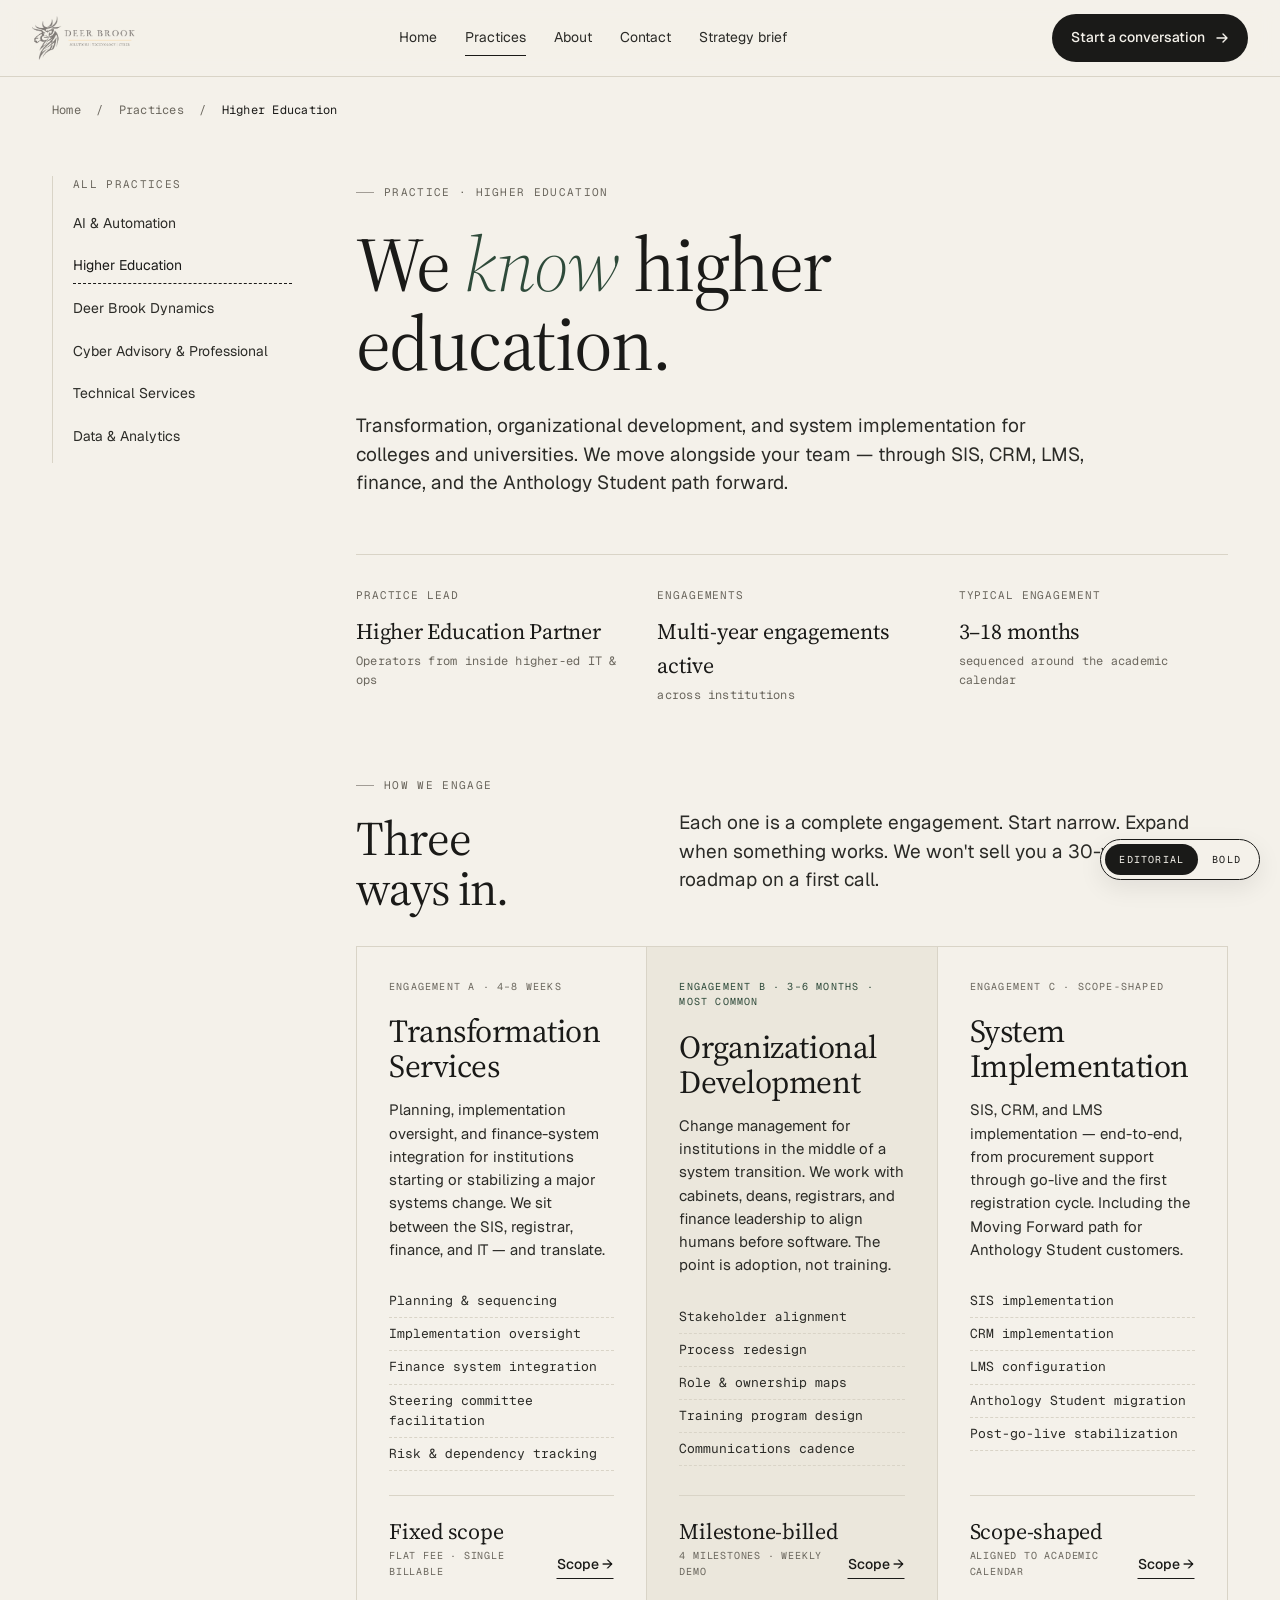
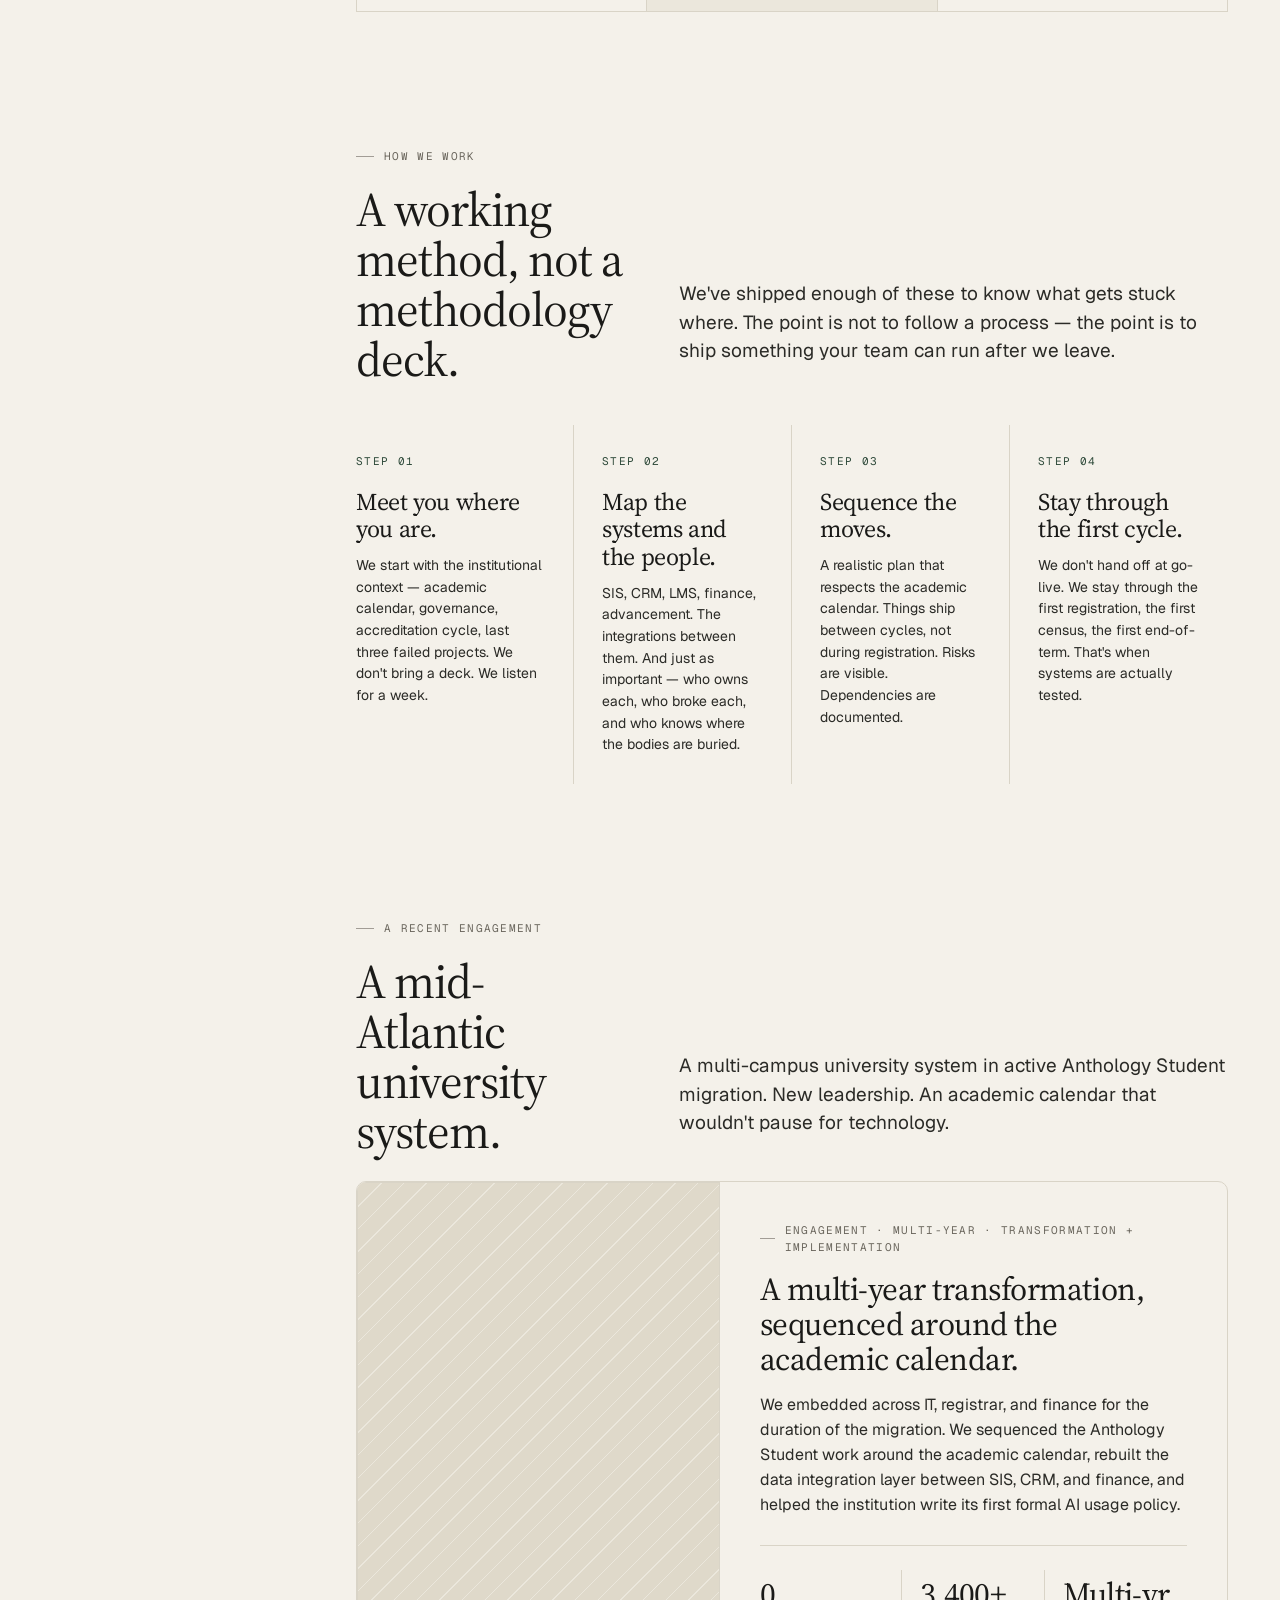
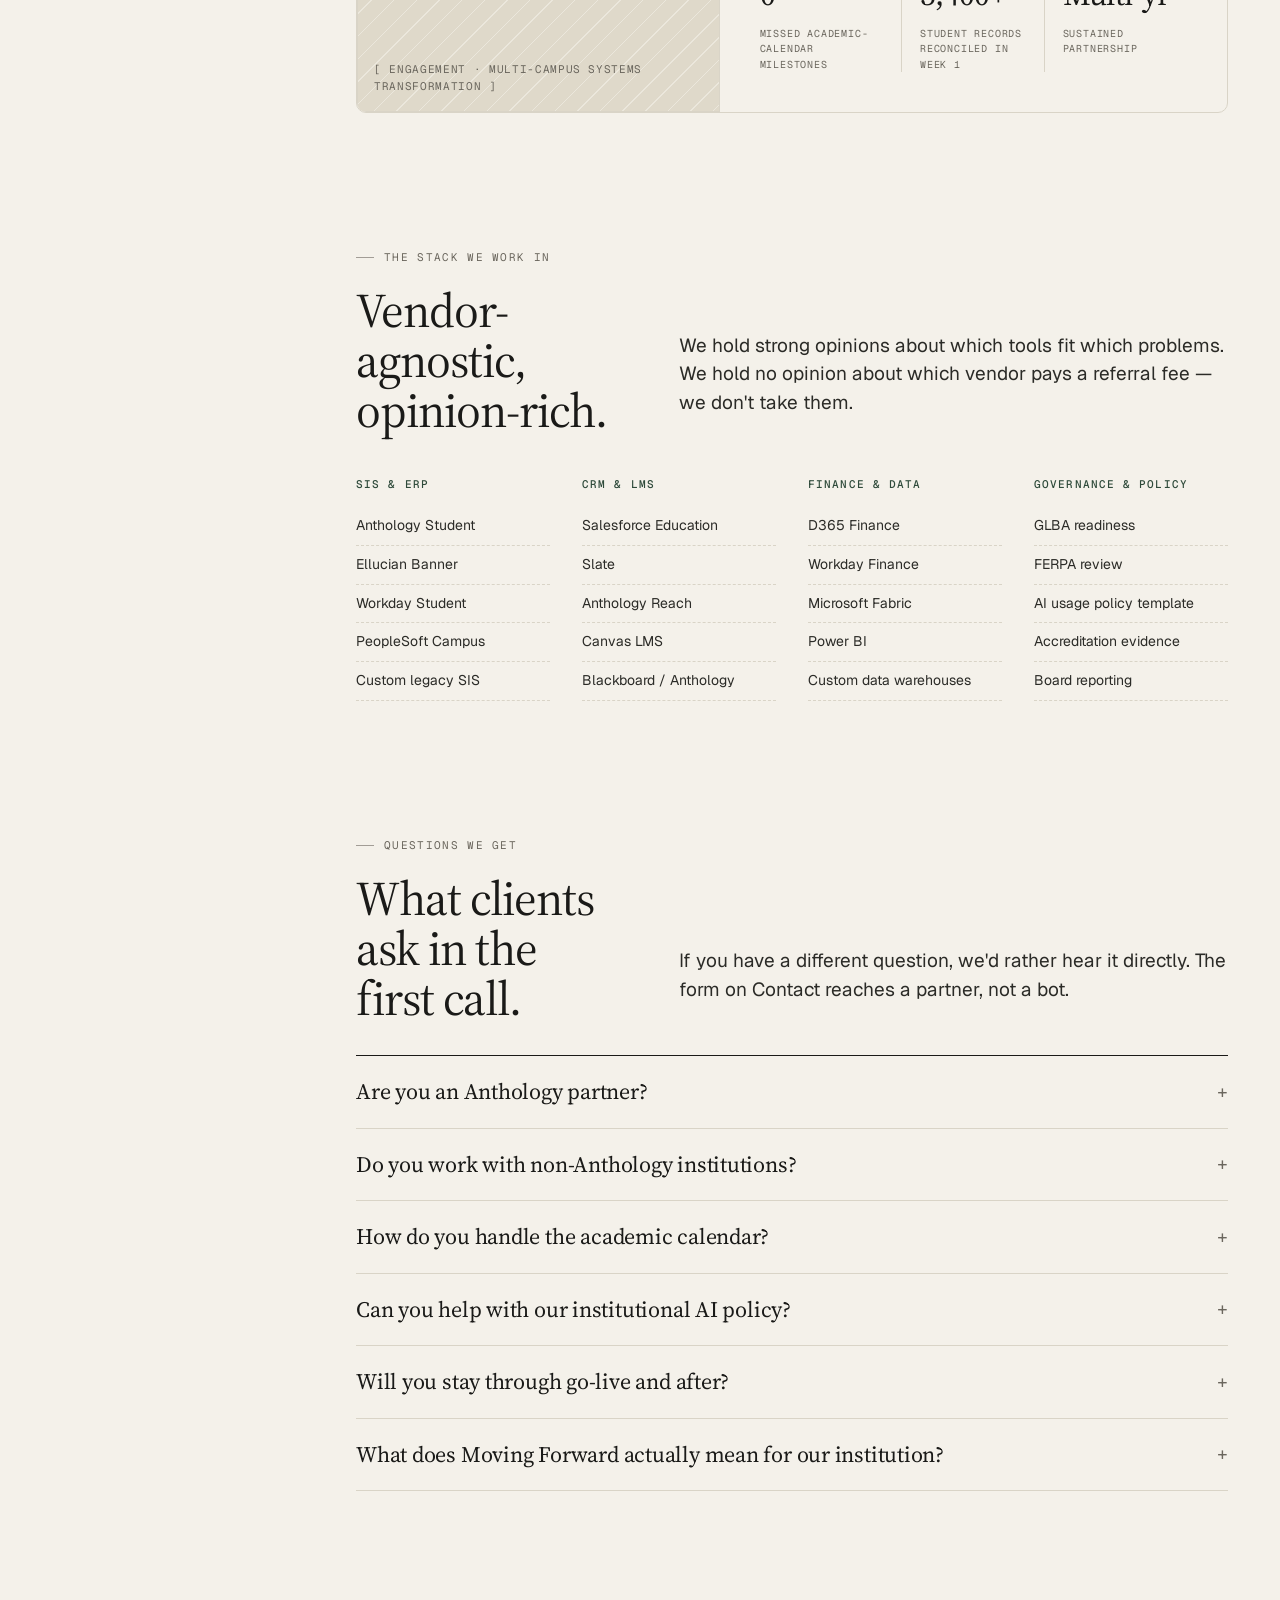
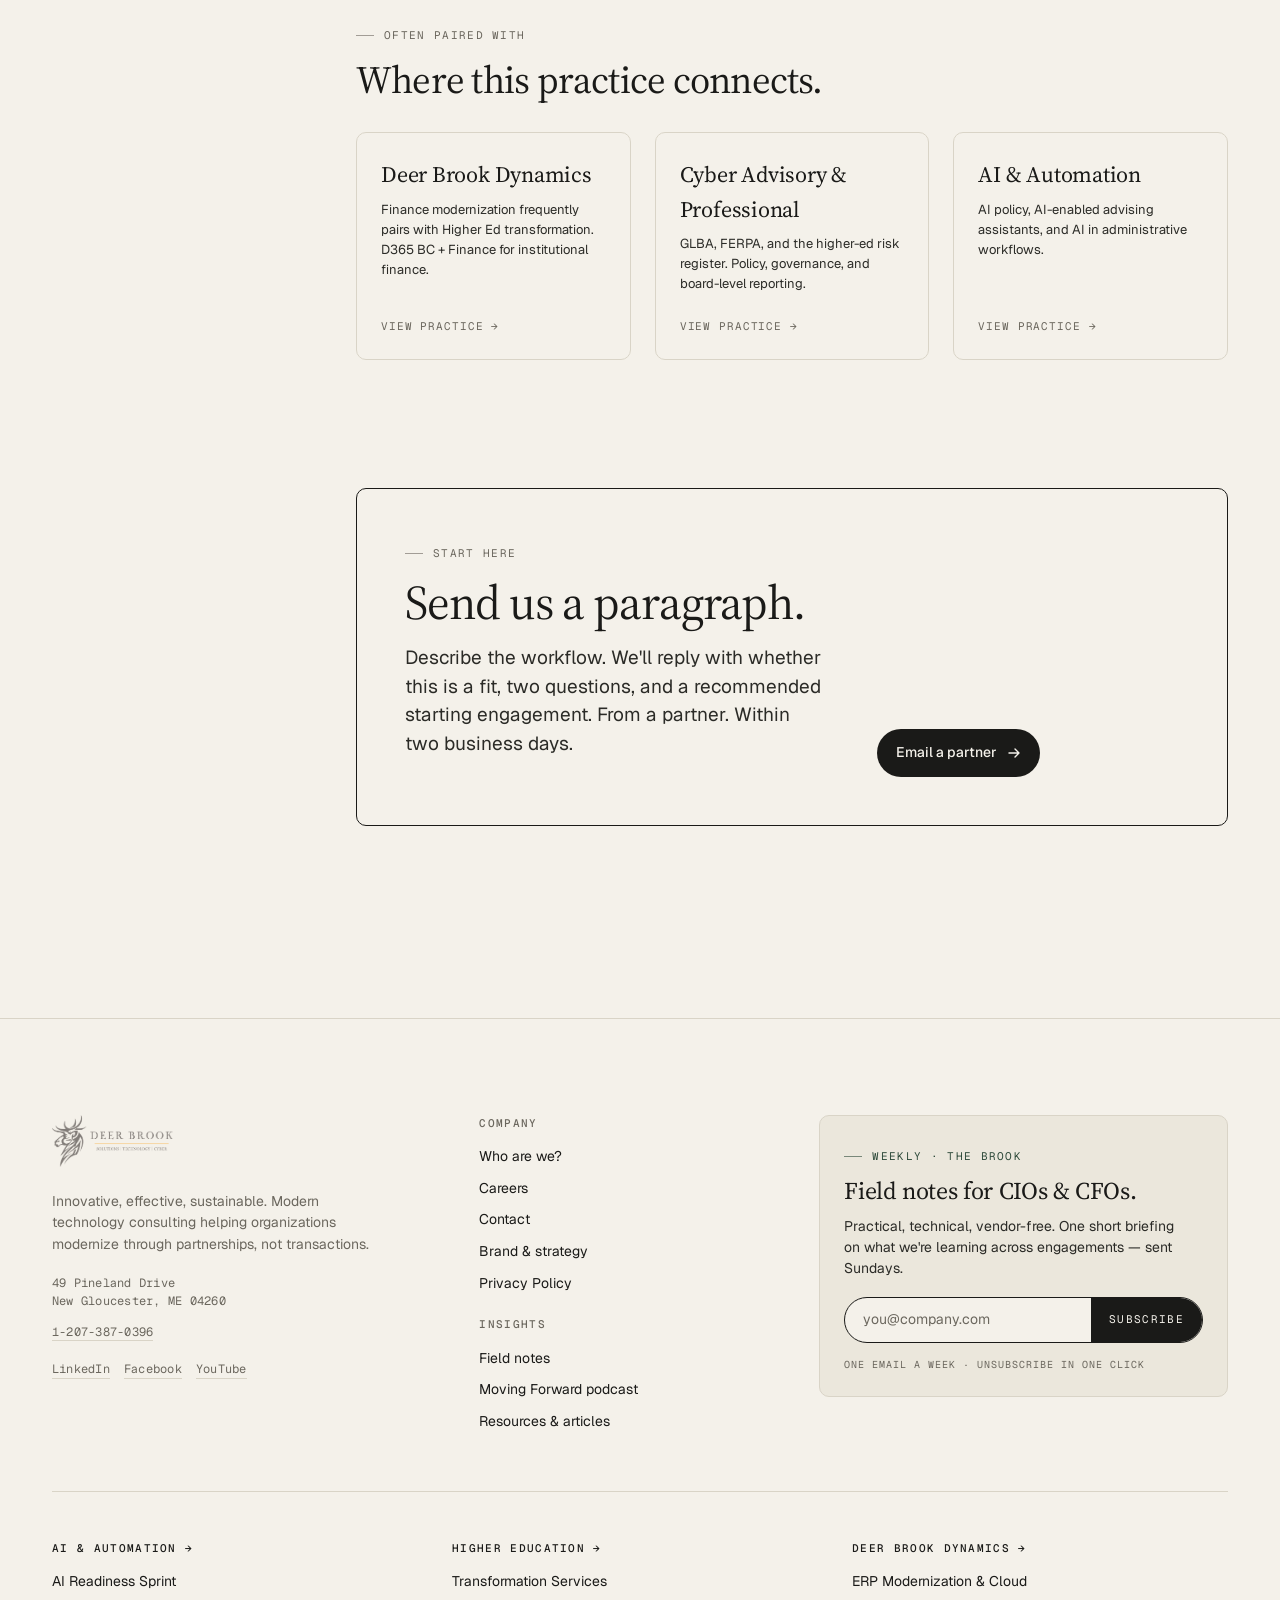
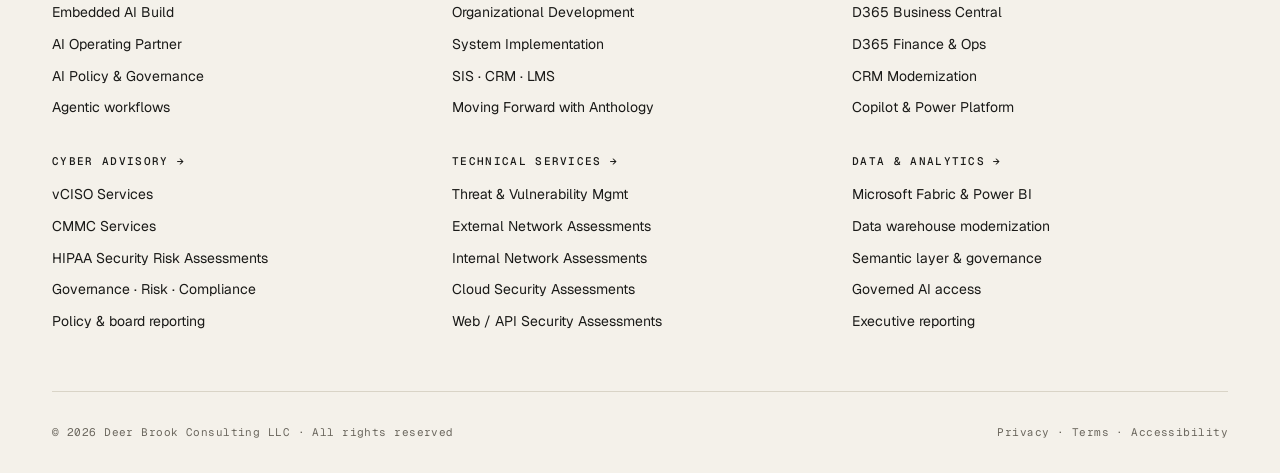
<file: practice-higher-ed.html>
<!doctype html>
<html lang="en" data-mode="editorial">
<head>
<meta charset="utf-8" />
<meta name="viewport" content="width=device-width, initial-scale=1" />
<title>Higher Education — Deer Brook</title>
<link rel="preconnect" href="https://fonts.googleapis.com" />
<link rel="preconnect" href="https://fonts.gstatic.com" crossorigin />
<link href="https://fonts.googleapis.com/css2?family=Source+Serif+4:opsz,wght@8..60,300;8..60,400;8..60,500&family=Geist:wght@300;400;500;600&family=Geist+Mono:wght@400;500&display=swap" rel="stylesheet" />
<link rel="stylesheet" href="brand.css" />
<style>
  /* Practice nav (left sticky) */
  .practice-shell {
    display: grid;
    grid-template-columns: 240px 1fr;
    gap: 64px;
    padding-top: 56px;
  }
  @media (max-width: 960px) { .practice-shell { grid-template-columns: 1fr; gap: 24px; } }
  .practice-nav {
    position: sticky;
    top: 96px;
    align-self: start;
    border-left: 1px solid var(--rule);
    padding-left: 20px;
  }
  .practice-nav .label { font-family: var(--font-mono); font-size: 11px; letter-spacing: 0.12em; text-transform: uppercase; color: var(--muted); margin-bottom: 14px; }
  .practice-nav ul { list-style: none; margin: 0; padding: 0; }
  .practice-nav li { margin-bottom: 8px; }
  .practice-nav a {
    display: block;
    padding: 6px 0;
    font-size: 14px;
    color: var(--ink-2);
    transition: color 0.15s ease, padding 0.15s ease;
    border-bottom: 1px dashed transparent;
  }
  .practice-nav a:hover { color: var(--ink); padding-left: 6px; }
  .practice-nav a.active { color: var(--ink); border-bottom-color: var(--ink); }
  @media (max-width: 960px) {
    .practice-nav { position: static; border-left: 0; padding-left: 0; }
    .practice-nav ul { display: flex; flex-wrap: wrap; gap: 4px; }
    .practice-nav li { margin: 0; }
    .practice-nav a { padding: 6px 12px; border: 1px solid var(--rule); border-radius: 999px; }
  }

  /* Practice hero */
  .p-hero {
    padding: 8px 0 64px;
  }
  .p-hero h1 { font-size: clamp(48px, 6vw, 80px); max-width: 14ch; letter-spacing: -0.02em; }
  .p-hero h1 em { color: var(--forest); font-style: italic; font-weight: 300; }
  .p-meta {
    display: grid;
    grid-template-columns: 1fr 1fr 1fr;
    gap: 32px;
    margin-top: 56px;
    padding-top: 32px;
    border-top: 1px solid var(--rule);
  }
  @media (max-width: 720px) { .p-meta { grid-template-columns: 1fr; gap: 18px; } }
  .p-meta .label { font-family: var(--font-mono); font-size: 11px; color: var(--muted); letter-spacing: 0.08em; text-transform: uppercase; margin-bottom: 10px; }
  .p-meta .val { font-family: var(--font-display); font-size: 22px; letter-spacing: -0.01em; }

  /* Three offer cards */
  .offers {
    display: grid;
    grid-template-columns: 1fr 1fr 1fr;
    gap: 0;
    border-top: 1px solid var(--rule);
    border-left: 1px solid var(--rule);
  }
  .offer {
    border-right: 1px solid var(--rule);
    border-bottom: 1px solid var(--rule);
    padding: 32px;
    display: flex;
    flex-direction: column;
    min-height: 320px;
  }
  .offer .duration { font-family: var(--font-mono); font-size: 10px; letter-spacing: 0.12em; text-transform: uppercase; color: var(--muted); }
  .offer h3 { font-family: var(--font-display); font-weight: 400; font-size: 32px; letter-spacing: -0.015em; margin: 20px 0 14px; line-height: 1.1; }
  .offer p { font-size: 15px; color: var(--ink-2); margin: 0 0 24px; }
  .offer ul { list-style: none; padding: 0; margin: 0 0 24px; font-size: 13px; }
  .offer ul li { padding: 6px 0; border-bottom: 1px dashed var(--rule); font-family: var(--font-mono); color: var(--ink-2); }
  .offer .price { margin-top: auto; padding-top: 18px; border-top: 1px solid var(--rule); display: flex; justify-content: space-between; align-items: end; }
  .offer .price .amt { font-family: var(--font-display); font-size: 22px; letter-spacing: -0.01em; }
  .offer .price .unit { font-family: var(--font-mono); font-size: 10px; color: var(--muted); letter-spacing: 0.08em; text-transform: uppercase; }
  @media (max-width: 960px) { .offers { grid-template-columns: 1fr; } }

  /* Process steps */
  .process {
    display: grid;
    grid-template-columns: repeat(4, 1fr);
    gap: 0;
    margin-top: 40px;
    counter-reset: step;
  }
  .step {
    border-right: 1px solid var(--rule);
    padding: 28px 28px 28px 0;
    counter-increment: step;
  }
  .step:last-child { border-right: 0; }
  .step:not(:first-child) { padding-left: 28px; }
  .step .step-n {
    font-family: var(--font-mono);
    font-size: 11px;
    color: var(--forest);
    letter-spacing: 0.12em;
    margin-bottom: 18px;
    text-transform: uppercase;
  }
  .step h4 {
    font-family: var(--font-display);
    font-weight: 400;
    font-size: 24px;
    letter-spacing: -0.015em;
    line-height: 1.15;
    margin-bottom: 12px;
  }
  .step p { font-size: 14px; color: var(--ink-2); margin: 0; }
  @media (max-width: 960px) { .process { grid-template-columns: 1fr 1fr; } .step:nth-child(even) { border-right: 0; } }
  @media (max-width: 560px) { .process { grid-template-columns: 1fr; } .step { border-right: 0 !important; padding-left: 0 !important; padding-right: 0; border-bottom: 1px solid var(--rule); } .step:last-child { border-bottom: 0; } }

  /* Case study card */
  .case {
    display: grid;
    grid-template-columns: 1fr 1.4fr;
    border: 1px solid var(--rule);
    border-radius: var(--radius-lg);
    overflow: hidden;
  }
  @media (max-width: 800px) { .case { grid-template-columns: 1fr; } }
  .case-img { min-height: 320px; border-right: 1px solid var(--rule); border-radius: 0; }
  .case-text { padding: 40px; }
  .case-text h3 { font-family: var(--font-display); font-size: 32px; letter-spacing: -0.015em; line-height: 1.1; margin: 16px 0 16px; }
  .case-text p { color: var(--ink-2); max-width: 56ch; }
  .case-stats {
    display: grid;
    grid-template-columns: 1fr 1fr 1fr;
    gap: 0;
    margin-top: 28px;
    padding-top: 24px;
    border-top: 1px solid var(--rule);
  }
  .case-stats > div { padding-right: 18px; border-right: 1px solid var(--rule); }
  .case-stats > div:last-child { border-right: 0; padding-left: 18px; padding-right: 0; }
  .case-stats > div:not(:first-child):not(:last-child) { padding-left: 18px; }
  .case-stats .k { font-family: var(--font-display); font-size: 32px; letter-spacing: -0.02em; }
  .case-stats .v { font-family: var(--font-mono); font-size: 10px; color: var(--muted); letter-spacing: 0.08em; text-transform: uppercase; margin-top: 6px; }

  /* FAQ accordion */
  .faq { border-top: 1px solid var(--ink); margin-top: 32px; }
  .faq-item { border-bottom: 1px solid var(--rule); }
  .faq-q {
    width: 100%;
    background: transparent;
    border: 0;
    text-align: left;
    padding: 22px 0;
    display: flex;
    justify-content: space-between;
    align-items: center;
    cursor: pointer;
    font-family: var(--font-display);
    font-size: 22px;
    letter-spacing: -0.01em;
    color: var(--ink);
    line-height: 1.25;
  }
  .faq-q .plus { font-family: var(--font-mono); font-size: 18px; color: var(--muted); transition: transform 0.2s ease; }
  .faq-item.open .plus { transform: rotate(45deg); color: var(--forest); }
  .faq-a {
    overflow: hidden;
    max-height: 0;
    transition: max-height 0.3s ease, padding 0.3s ease;
    color: var(--ink-2);
    font-size: 15px;
    max-width: 64ch;
  }
  .faq-item.open .faq-a { max-height: 400px; padding: 0 0 24px; }

  /* Stack list */
  .stack {
    display: grid;
    grid-template-columns: repeat(4, 1fr);
    gap: 32px;
    margin-top: 40px;
  }
  @media (max-width: 720px) { .stack { grid-template-columns: 1fr 1fr; } }
  .stack-col h6 { font-family: var(--font-mono); font-size: 11px; color: var(--forest); letter-spacing: 0.1em; text-transform: uppercase; margin-bottom: 14px; }
  .stack-col ul { list-style: none; padding: 0; margin: 0; }
  .stack-col li { padding: 8px 0; border-bottom: 1px dashed var(--rule); font-size: 14px; color: var(--ink-2); }

  /* Related practices */
  .related {
    display: grid;
    grid-template-columns: repeat(3, 1fr);
    gap: 24px;
    margin-top: 32px;
  }
  @media (max-width: 800px) { .related { grid-template-columns: 1fr; } }
  .related-card {
    padding: 24px;
    border: 1px solid var(--rule);
    border-radius: var(--radius-lg);
    display: flex;
    flex-direction: column;
    gap: 8px;
    transition: border-color 0.18s ease;
  }
  .related-card:hover { border-color: var(--ink); }
  .related-card h5 { font-family: var(--font-display); font-weight: 400; font-size: 22px; letter-spacing: -0.01em; }
  .related-card p { font-size: 13px; color: var(--ink-2); margin: 0; }
  .related-card .arr { margin-top: auto; padding-top: 16px; font-family: var(--font-mono); font-size: 11px; color: var(--muted); letter-spacing: 0.08em; text-transform: uppercase; }

  /* Mode toggle (shared) */
  .mode-toggle { position: fixed; bottom: 20px; right: 20px; z-index: 100; background: var(--paper); border: 1px solid var(--ink); border-radius: 999px; padding: 4px; display: inline-flex; box-shadow: 0 8px 24px rgba(0,0,0,0.08); }
  .mode-toggle button { border: 0; background: transparent; color: var(--ink); font-family: var(--font-mono); font-size: 10px; letter-spacing: 0.12em; text-transform: uppercase; padding: 8px 14px; border-radius: 999px; cursor: pointer; }
  .mode-toggle button.active { background: var(--ink); color: var(--paper); }
  [data-mode="bold"] .mode-toggle { background: var(--paper-2); border-color: var(--forest); }
  [data-mode="bold"] .mode-toggle button.active { background: var(--forest); color: #0E100D; }
</style>
</head>
<body data-screen-label="practice-higher-ed">

<header class="nav">
  <div class="nav-inner">
    <a href="index.html" class="brand" aria-label="Deer Brook — home"></a>
    <nav class="nav-links">
      <a href="home.html">Home</a>
      <a href="practice.html" class="active">Practices</a>
      <a href="about.html">About</a>
      <a href="contact.html">Contact</a>
      <a href="strategy.html">Strategy brief</a>
    </nav>
    <a href="contact.html" class="btn btn-primary">
      Start a conversation
      <svg class="arrow" width="14" height="14" viewBox="0 0 14 14" fill="none"><path d="M2 7h10M8 3l4 4-4 4" stroke="currentColor" stroke-width="1.4" stroke-linecap="round" stroke-linejoin="round"/></svg>
    </a>
  </div>
</header>

<!-- Breadcrumb -->
<div class="container" style="padding-top: 24px;">
  <div class="mono">
    <a href="home.html" style="color: var(--muted);">Home</a> <span style="margin: 0 8px;">/</span>
    <a href="practice.html" style="color: var(--muted);">Practices</a> <span style="margin: 0 8px;">/</span>
    <span style="color: var(--ink);">Higher Education</span>
  </div>
</div>

<div class="container">
  <div class="practice-shell">
    <!-- Left nav -->
    <aside class="practice-nav">
      <div class="label">All practices</div>
      <ul>
        <li><a href="practice.html">AI &amp; Automation</a></li>
        <li><a href="practice-higher-ed.html" class="active">Higher Education</a></li>
        <li><a href="practice-dynamics.html">Deer Brook Dynamics</a></li>
        <li><a href="practice-cyber.html">Cyber Advisory &amp; Professional</a></li>
        <li><a href="practice-technical.html">Technical Services</a></li>
        <li><a href="practice-data.html">Data &amp; Analytics</a></li>
      </ul>
    </aside>

    <!-- Main -->
    <main>
      <section class="p-hero" style="padding-top: 0;">
        <span class="eyebrow">Practice · Higher Education</span>
        <h1 style="margin-top: 24px;">We <em>know</em> higher education.</h1>
        <p class="lead" style="margin-top: 28px;">Transformation, organizational development, and system implementation for colleges and universities. We move alongside your team — through SIS, CRM, LMS, finance, and the Anthology Student path forward.</p>

        <div class="p-meta">
          <div>
            <div class="label">Practice lead</div>
            <div class="val">Higher Education Partner</div>
            <div class="mono" style="margin-top: 4px;">Operators from inside higher-ed IT &amp; ops</div>
          </div>
          <div>
            <div class="label">Engagements</div>
            <div class="val">Multi-year engagements active</div>
            <div class="mono" style="margin-top: 4px;">across institutions</div>
          </div>
          <div>
            <div class="label">Typical engagement</div>
            <div class="val">3–18 months</div>
            <div class="mono" style="margin-top: 4px;">sequenced around the academic calendar</div>
          </div>
        </div>
      </section>

      <!-- Offer cards -->
      <section class="compact" style="padding-top: 0;">
        <div class="section-head" style="margin-bottom: 32px;">
          <div>
            <span class="eyebrow">How we engage</span>
            <h2 style="margin-top: 20px; font-size: clamp(36px, 4.5vw, 48px);">Three ways in.</h2>
          </div>
          <div>
            <p class="lead">Each one is a complete engagement. Start narrow. Expand when something works. We won't sell you a 30-week roadmap on a first call.</p>
          </div>
        </div>

        <div class="offers">
          <div class="offer">
            <span class="duration">Engagement A · 4–8 weeks</span>
            <h3>Transformation Services</h3>
            <p>Planning, implementation oversight, and finance-system integration for institutions starting or stabilizing a major systems change. We sit between the SIS, registrar, finance, and IT — and translate.</p>
            <ul>
              <li>Planning &amp; sequencing</li>
              <li>Implementation oversight</li>
              <li>Finance system integration</li>
              <li>Steering committee facilitation</li>
              <li>Risk &amp; dependency tracking</li>
            </ul>
            <div class="price">
              <div><div class="amt">Fixed scope</div><div class="unit">flat fee · single billable</div></div>
              <a href="contact.html" class="btn btn-link">Scope →</a>
            </div>
          </div>
          <div class="offer" style="background: var(--paper-2);">
            <span class="duration" style="color: var(--forest);">Engagement B · 3–6 months · most common</span>
            <h3>Organizational Development</h3>
            <p>Change management for institutions in the middle of a system transition. We work with cabinets, deans, registrars, and finance leadership to align humans before software. The point is adoption, not training.</p>
            <ul>
              <li>Stakeholder alignment</li>
              <li>Process redesign</li>
              <li>Role &amp; ownership maps</li>
              <li>Training program design</li>
              <li>Communications cadence</li>
            </ul>
            <div class="price">
              <div><div class="amt">Milestone-billed</div><div class="unit">4 milestones · weekly demo</div></div>
              <a href="contact.html" class="btn btn-link">Scope →</a>
            </div>
          </div>
          <div class="offer">
            <span class="duration">Engagement C · scope-shaped</span>
            <h3>System Implementation</h3>
            <p>SIS, CRM, and LMS implementation — end-to-end, from procurement support through go-live and the first registration cycle. Including the Moving Forward path for Anthology Student customers.</p>
            <ul>
              <li>SIS implementation</li>
              <li>CRM implementation</li>
              <li>LMS configuration</li>
              <li>Anthology Student migration</li>
              <li>Post-go-live stabilization</li>
            </ul>
            <div class="price">
              <div><div class="amt">Scope-shaped</div><div class="unit">aligned to academic calendar</div></div>
              <a href="contact.html" class="btn btn-link">Scope →</a>
            </div>
          </div>
        </div>
      </section>

      <!-- Process -->
      <section class="compact">
        <div class="section-head" style="margin-bottom: 24px;">
          <div>
            <span class="eyebrow">How we work</span>
            <h2 style="margin-top: 20px; font-size: clamp(36px, 4.5vw, 48px);">A working method, not a methodology deck.</h2>
          </div>
          <div>
            <p class="lead">We've shipped enough of these to know what gets stuck where. The point is not to follow a process — the point is to ship something your team can run after we leave.</p>
          </div>
        </div>

        <div class="process">
          <div class="step">
            <div class="step-n">Step 01</div>
            <h4>Meet you where you are.</h4>
            <p>We start with the institutional context — academic calendar, governance, accreditation cycle, last three failed projects. We don't bring a deck. We listen for a week.</p>
          </div>
          <div class="step">
            <div class="step-n">Step 02</div>
            <h4>Map the systems and the people.</h4>
            <p>SIS, CRM, LMS, finance, advancement. The integrations between them. And just as important — who owns each, who broke each, and who knows where the bodies are buried.</p>
          </div>
          <div class="step">
            <div class="step-n">Step 03</div>
            <h4>Sequence the moves.</h4>
            <p>A realistic plan that respects the academic calendar. Things ship between cycles, not during registration. Risks are visible. Dependencies are documented.</p>
          </div>
          <div class="step">
            <div class="step-n">Step 04</div>
            <h4>Stay through the first cycle.</h4>
            <p>We don't hand off at go-live. We stay through the first registration, the first census, the first end-of-term. That's when systems are actually tested.</p>
          </div>
        </div>
      </section>

      <!-- Case study -->
      <section class="compact">
        <div class="section-head" style="margin-bottom: 24px;">
          <div>
            <span class="eyebrow">A recent engagement</span>
            <h2 style="margin-top: 20px; font-size: clamp(36px, 4.5vw, 48px);">A mid-Atlantic university system.</h2>
          </div>
          <div>
            <p class="lead">A multi-campus university system in active Anthology Student migration. New leadership. An academic calendar that wouldn't pause for technology.</p>
          </div>
        </div>

        <div class="case">
          <div class="placeholder-img case-img">[ engagement · multi-campus systems transformation ]</div>
          <div class="case-text">
            <span class="eyebrow">Engagement · multi-year · transformation + implementation</span>
            <h3>A multi-year transformation, sequenced around the academic calendar.</h3>
            <p>We embedded across IT, registrar, and finance for the duration of the migration. We sequenced the Anthology Student work around the academic calendar, rebuilt the data integration layer between SIS, CRM, and finance, and helped the institution write its first formal AI usage policy.</p>
            <div class="case-stats">
              <div><div class="k">0</div><div class="v">missed academic-calendar milestones</div></div>
              <div><div class="k">3,400+</div><div class="v">student records reconciled in week 1</div></div>
              <div><div class="k">Multi-yr</div><div class="v">sustained partnership</div></div>
            </div>
          </div>
        </div>
      </section>

      <!-- Stack we work in -->
      <section class="compact">
        <div class="section-head" style="margin-bottom: 16px;">
          <div>
            <span class="eyebrow">The stack we work in</span>
            <h2 style="margin-top: 20px; font-size: clamp(36px, 4.5vw, 48px);">Vendor-agnostic, opinion-rich.</h2>
          </div>
          <div>
            <p class="lead">We hold strong opinions about which tools fit which problems. We hold no opinion about which vendor pays a referral fee — we don't take them.</p>
          </div>
        </div>

        <div class="stack">
          <div class="stack-col">
            <h6>SIS &amp; ERP</h6>
            <ul>
              <li>Anthology Student</li>
              <li>Ellucian Banner</li>
              <li>Workday Student</li>
              <li>PeopleSoft Campus</li>
              <li>Custom legacy SIS</li>
            </ul>
          </div>
          <div class="stack-col">
            <h6>CRM &amp; LMS</h6>
            <ul>
              <li>Salesforce Education</li>
              <li>Slate</li>
              <li>Anthology Reach</li>
              <li>Canvas LMS</li>
              <li>Blackboard / Anthology</li>
            </ul>
          </div>
          <div class="stack-col">
            <h6>Finance &amp; data</h6>
            <ul>
              <li>D365 Finance</li>
              <li>Workday Finance</li>
              <li>Microsoft Fabric</li>
              <li>Power BI</li>
              <li>Custom data warehouses</li>
            </ul>
          </div>
          <div class="stack-col">
            <h6>Governance &amp; policy</h6>
            <ul>
              <li>GLBA readiness</li>
              <li>FERPA review</li>
              <li>AI usage policy template</li>
              <li>Accreditation evidence</li>
              <li>Board reporting</li>
            </ul>
          </div>
        </div>
      </section>

      <!-- FAQ -->
      <section class="compact">
        <div class="section-head" style="margin-bottom: 0;">
          <div>
            <span class="eyebrow">Questions we get</span>
            <h2 style="margin-top: 20px; font-size: clamp(36px, 4.5vw, 48px);">What clients ask in the first call.</h2>
          </div>
          <div>
            <p class="lead">If you have a different question, we'd rather hear it directly. The form on Contact reaches a partner, not a bot.</p>
          </div>
        </div>

        <div class="faq">
          <div class="faq-item">
            <button class="faq-q">Are you an Anthology partner? <span class="plus">+</span></button>
            <div class="faq-a">Yes — and it's the focus of our podcast, "Moving Forward with Anthology Student &amp; Finance Solutions." We work with institutions evaluating their options, mid-implementation, or stabilizing after go-live. Our partnership with HigherEdBPO extends the offering for institutions that need a one-stop solution.</div>
          </div>
          <div class="faq-item">
            <button class="faq-q">Do you work with non-Anthology institutions? <span class="plus">+</span></button>
            <div class="faq-a">Yes. We work across Ellucian Banner, Workday Student, PeopleSoft Campus, and bespoke stacks. Higher education is a vertical for us — not a single-vendor practice.</div>
          </div>
          <div class="faq-item">
            <button class="faq-q">How do you handle the academic calendar? <span class="plus">+</span></button>
            <div class="faq-a">It shapes the engagement plan from day one. We do not ship system changes during registration, census, or end-of-term. We sequence around the calendar; we don't pretend it isn't there.</div>
          </div>
          <div class="faq-item">
            <button class="faq-q">Can you help with our institutional AI policy? <span class="plus">+</span></button>
            <div class="faq-a">Yes. Our higher-ed AI policy template addresses model selection, FERPA-bound data handling, faculty use, student-facing systems, and accreditation reporting. It's drafted to be signable by a CIO and approvable by a faculty senate.</div>
          </div>
          <div class="faq-item">
            <button class="faq-q">Will you stay through go-live and after? <span class="plus">+</span></button>
            <div class="faq-a">Yes. Standard practice. Go-live is when systems are tested in production for the first time — leaving then is malpractice. We stay through the first registration cycle minimum.</div>
          </div>
          <div class="faq-item">
            <button class="faq-q">What does Moving Forward actually mean for our institution? <span class="plus">+</span></button>
            <div class="faq-a">It depends on where you are. We have specific playbooks for institutions in active Anthology Student implementation, mid-stabilization, evaluating alternatives, or moving from Anthology Student to a different SIS. Tell us where you are; we'll send the right one.</div>
          </div>
        </div>
      </section>

      <!-- Related -->
      <section class="compact">
        <span class="eyebrow">Often paired with</span>
        <h2 style="margin-top: 16px; font-size: clamp(28px, 3vw, 40px);">Where this practice connects.</h2>
        <div class="related">
          <a href="practice-dynamics.html" class="related-card">
            <h5>Deer Brook Dynamics</h5>
            <p>Finance modernization frequently pairs with Higher Ed transformation. D365 BC + Finance for institutional finance.</p>
            <span class="arr">View practice →</span>
          </a>
          <a href="practice-cyber.html" class="related-card">
            <h5>Cyber Advisory &amp; Professional</h5>
            <p>GLBA, FERPA, and the higher-ed risk register. Policy, governance, and board-level reporting.</p>
            <span class="arr">View practice →</span>
          </a>
          <a href="practice.html" class="related-card">
            <h5>AI &amp; Automation</h5>
            <p>AI policy, AI-enabled advising assistants, and AI in administrative workflows.</p>
            <span class="arr">View practice →</span>
          </a>
        </div>
      </section>

      <!-- Closing CTA -->
      <section class="compact" style="margin-bottom: 32px;">
        <div style="border: 1px solid var(--ink); border-radius: var(--radius-lg); padding: 48px; display: grid; grid-template-columns: 1.4fr 1fr; gap: 48px; align-items: end;">
          <div>
            <span class="eyebrow">Start here</span>
            <h2 style="margin-top: 16px; font-size: clamp(32px, 4vw, 48px);">Send us a paragraph.</h2>
            <p class="lead muted" style="margin-top: 16px;">Describe the workflow. We'll reply with whether this is a fit, two questions, and a recommended starting engagement. From a partner. Within two business days.</p>
          </div>
          <div>
            <a href="contact.html" class="btn btn-primary">
              Email a partner
              <svg class="arrow" width="14" height="14" viewBox="0 0 14 14" fill="none"><path d="M2 7h10M8 3l4 4-4 4" stroke="currentColor" stroke-width="1.4" stroke-linecap="round" stroke-linejoin="round"/></svg>
            </a>
          </div>
        </div>
      </section>
    </main>
  </div>
</div>

<!-- FOOTER (shared shape) -->
<footer class="footer">
  <div class="container">
    <div class="footer-meta">
      <div class="footer-brand">
        <a href="index.html" class="brand" aria-label="Deer Brook — home"></a>
        <p class="muted" style="font-size: 14px; max-width: 36ch; margin-top: 16px;">Innovative, effective, sustainable. Modern technology consulting helping organizations modernize through partnerships, not transactions.</p>
        <p class="mono" style="margin-top: 18px;">49 Pineland Drive<br />New Gloucester, ME 04260</p>
        <p class="mono" style="margin-top: 6px;"><a href="tel:+12073870396" style="border-bottom: 1px solid var(--rule);">1-207-387-0396</a></p>
        <div style="display: flex; gap: 14px; margin-top: 18px;" class="mono">
          <a href="https://www.linkedin.com/company/deerbrookcyber" target="_blank" rel="noopener" style="border-bottom: 1px solid var(--rule);">LinkedIn</a>
          <a href="https://www.facebook.com/deerbrookcyber" target="_blank" rel="noopener" style="border-bottom: 1px solid var(--rule);">Facebook</a>
          <a href="https://www.youtube.com/@deerbrookcyber" target="_blank" rel="noopener" style="border-bottom: 1px solid var(--rule);">YouTube</a>
        </div>
      </div>
      <div class="footer-actions">
        <h6>Company</h6>
        <ul>
          <li><a href="about.html">Who are we?</a></li>
          <li><a href="about.html#careers">Careers</a></li>
          <li><a href="contact.html">Contact</a></li>
          <li><a href="strategy.html">Brand &amp; strategy</a></li>
          <li><a href="#">Privacy Policy</a></li>
        </ul>
        <h6 style="margin-top: 22px;">Insights</h6>
        <ul>
          <li><a href="#">Field notes</a></li>
          <li><a href="#">Moving Forward podcast</a></li>
          <li><a href="#">Resources &amp; articles</a></li>
        </ul>
      </div>
      <div class="footer-newsletter" id="brook-signup">
        <span class="eyebrow">Weekly · The Brook</span>
        <h5>Field notes for CIOs &amp; CFOs.</h5>
        <p>Practical, technical, vendor-free. One short briefing on what we're learning across engagements — sent Sundays.</p>
        <form onsubmit="event.preventDefault(); this.closest('.footer-newsletter').classList.add('subscribed'); this.querySelector('button').textContent='Subscribed \u2713';">
          <input type="email" required placeholder="you@company.com" aria-label="Email address" />
          <button type="submit">Subscribe</button>
        </form>
        <div class="meta">One email a week · unsubscribe in one click</div>
      </div>
    </div>

    <div class="footer-services six">
      <div class="footer-svc">
        <h6><a href="practice.html">AI &amp; Automation →</a></h6>
        <ul>
          <li><a href="practice.html">AI Readiness Sprint</a></li>
          <li><a href="practice.html">Embedded AI Build</a></li>
          <li><a href="practice.html">AI Operating Partner</a></li>
          <li><a href="practice.html">AI Policy &amp; Governance</a></li>
          <li><a href="practice.html">Agentic workflows</a></li>
        </ul>
      </div>
      <div class="footer-svc">
        <h6><a href="practice-higher-ed.html">Higher Education →</a></h6>
        <ul>
          <li><a href="practice-higher-ed.html">Transformation Services</a></li>
          <li><a href="practice-higher-ed.html">Organizational Development</a></li>
          <li><a href="practice-higher-ed.html">System Implementation</a></li>
          <li><a href="practice-higher-ed.html">SIS · CRM · LMS</a></li>
          <li><a href="practice-higher-ed.html">Moving Forward with Anthology</a></li>
        </ul>
      </div>
      <div class="footer-svc">
        <h6><a href="practice-dynamics.html">Deer Brook Dynamics →</a></h6>
        <ul>
          <li><a href="practice-dynamics.html">ERP Modernization &amp; Cloud</a></li>
          <li><a href="practice-dynamics.html">D365 Business Central</a></li>
          <li><a href="practice-dynamics.html">D365 Finance &amp; Ops</a></li>
          <li><a href="practice-dynamics.html">CRM Modernization</a></li>
          <li><a href="practice-dynamics.html">Copilot &amp; Power Platform</a></li>
        </ul>
      </div>
      <div class="footer-svc">
        <h6><a href="practice-cyber.html">Cyber Advisory →</a></h6>
        <ul>
          <li><a href="practice-cyber.html">vCISO Services</a></li>
          <li><a href="practice-cyber.html">CMMC Services</a></li>
          <li><a href="practice-cyber.html">HIPAA Security Risk Assessments</a></li>
          <li><a href="practice-cyber.html">Governance · Risk · Compliance</a></li>
          <li><a href="practice-cyber.html">Policy &amp; board reporting</a></li>
        </ul>
      </div>
      <div class="footer-svc">
        <h6><a href="practice-technical.html">Technical Services →</a></h6>
        <ul>
          <li><a href="practice-technical.html">Threat &amp; Vulnerability Mgmt</a></li>
          <li><a href="practice-technical.html">External Network Assessments</a></li>
          <li><a href="practice-technical.html">Internal Network Assessments</a></li>
          <li><a href="practice-technical.html">Cloud Security Assessments</a></li>
          <li><a href="practice-technical.html">Web / API Security Assessments</a></li>
        </ul>
      </div>
      <div class="footer-svc">
        <h6><a href="practice-data.html">Data &amp; Analytics →</a></h6>
        <ul>
          <li><a href="practice-data.html">Microsoft Fabric &amp; Power BI</a></li>
          <li><a href="practice-data.html">Data warehouse modernization</a></li>
          <li><a href="practice-data.html">Semantic layer &amp; governance</a></li>
          <li><a href="practice-data.html">Governed AI access</a></li>
          <li><a href="practice-data.html">Executive reporting</a></li>
        </ul>
      </div>
    </div>

    <div class="footer-legal">
      <span>© 2026 Deer Brook Consulting LLC · All rights reserved</span>
      <span>Privacy · Terms · Accessibility</span>
    </div>
  </div>
</footer>

<div class="mode-toggle" role="group" aria-label="Visual direction">
  <button id="modeEditorial" class="active">Editorial</button>
  <button id="modeBold">Bold</button>
</div>

<script src="brand.js"></script>
<script>
  const root = document.documentElement;
  const editBtn = document.getElementById('modeEditorial');
  const boldBtn = document.getElementById('modeBold');
  function applyMode(m) {
    root.setAttribute('data-mode', m);
    editBtn.classList.toggle('active', m === 'editorial');
    boldBtn.classList.toggle('active', m === 'bold');
    localStorage.setItem('db-mode', m);
  }
  editBtn.addEventListener('click', () => applyMode('editorial'));
  boldBtn.addEventListener('click', () => applyMode('bold'));
  applyMode(localStorage.getItem('db-mode') || 'editorial');

  // FAQ accordion
  document.querySelectorAll('.faq-q').forEach((q) => {
    q.addEventListener('click', () => q.closest('.faq-item').classList.toggle('open'));
  });

  // Reveal anim
  document.querySelectorAll('section, .offer, .step, .stack-col').forEach(el => el.classList.add('reveal'));
</script>
</body>
</html>
</file>
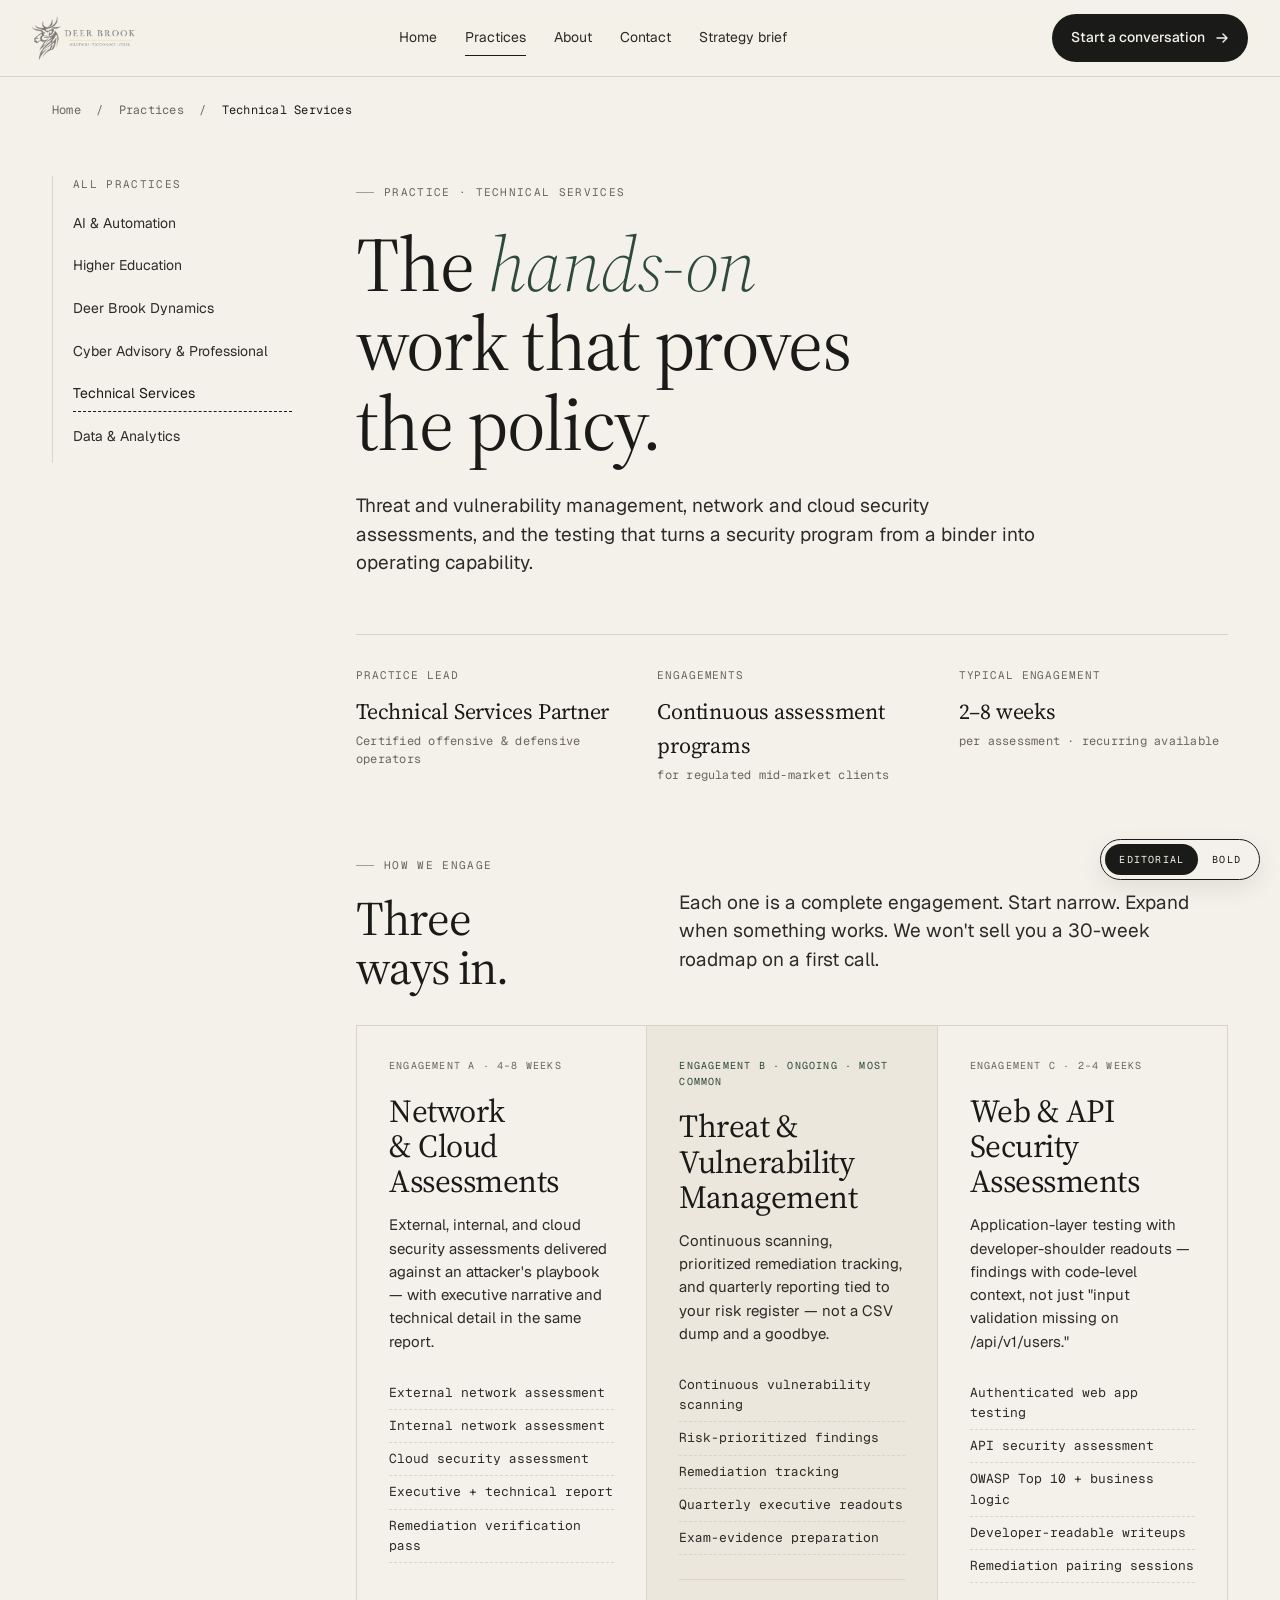
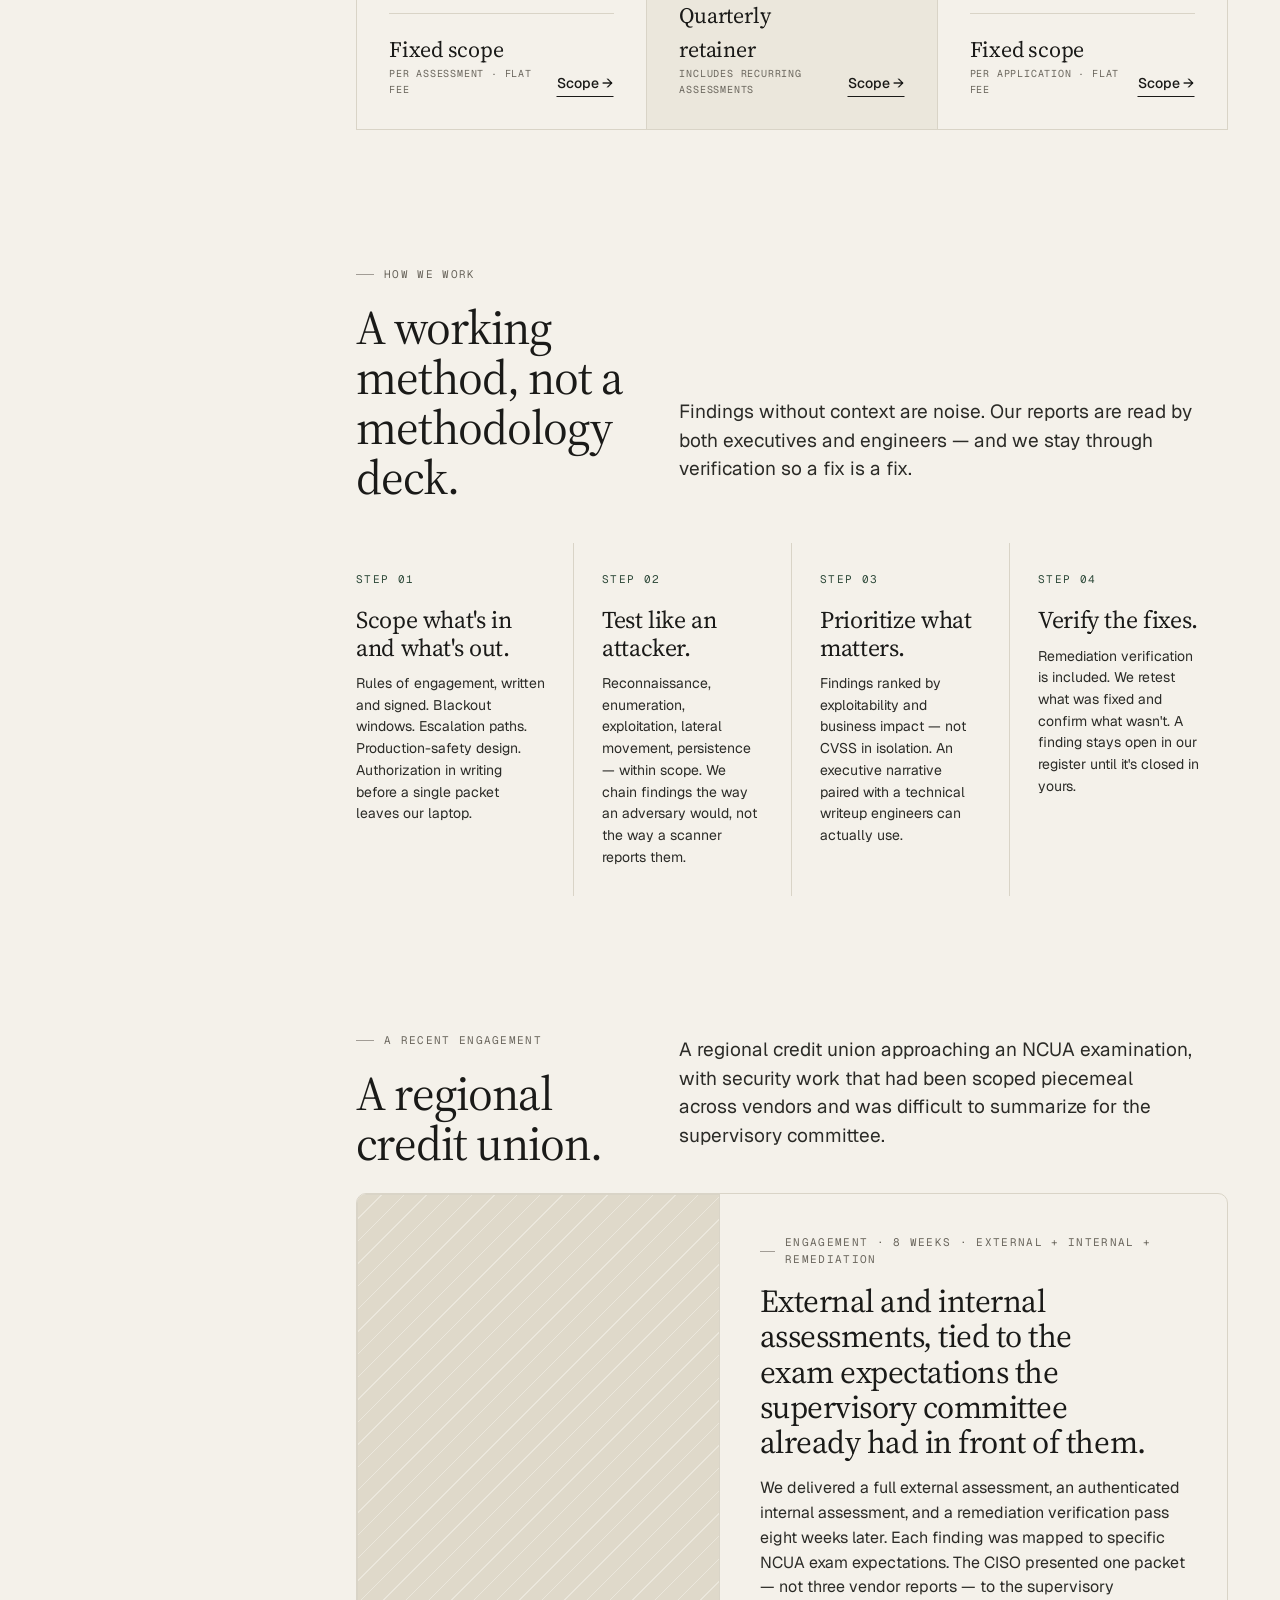
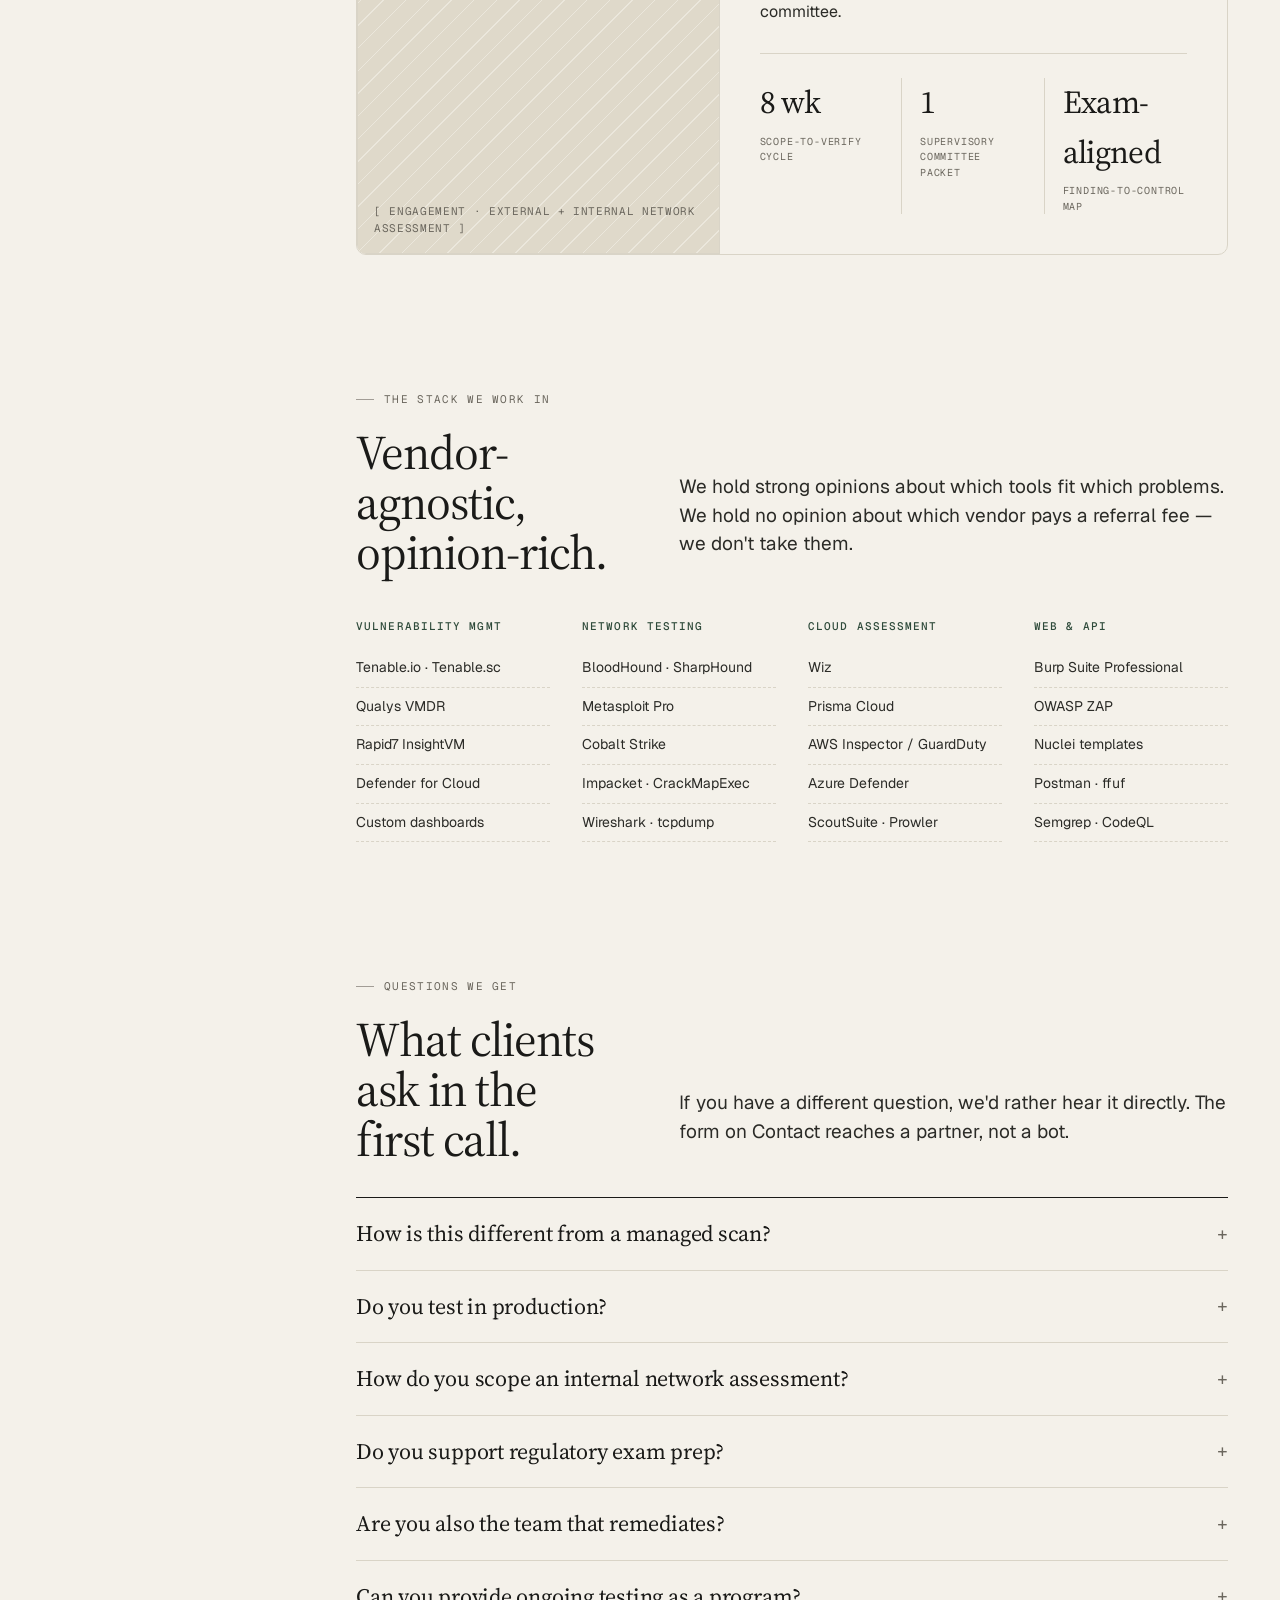
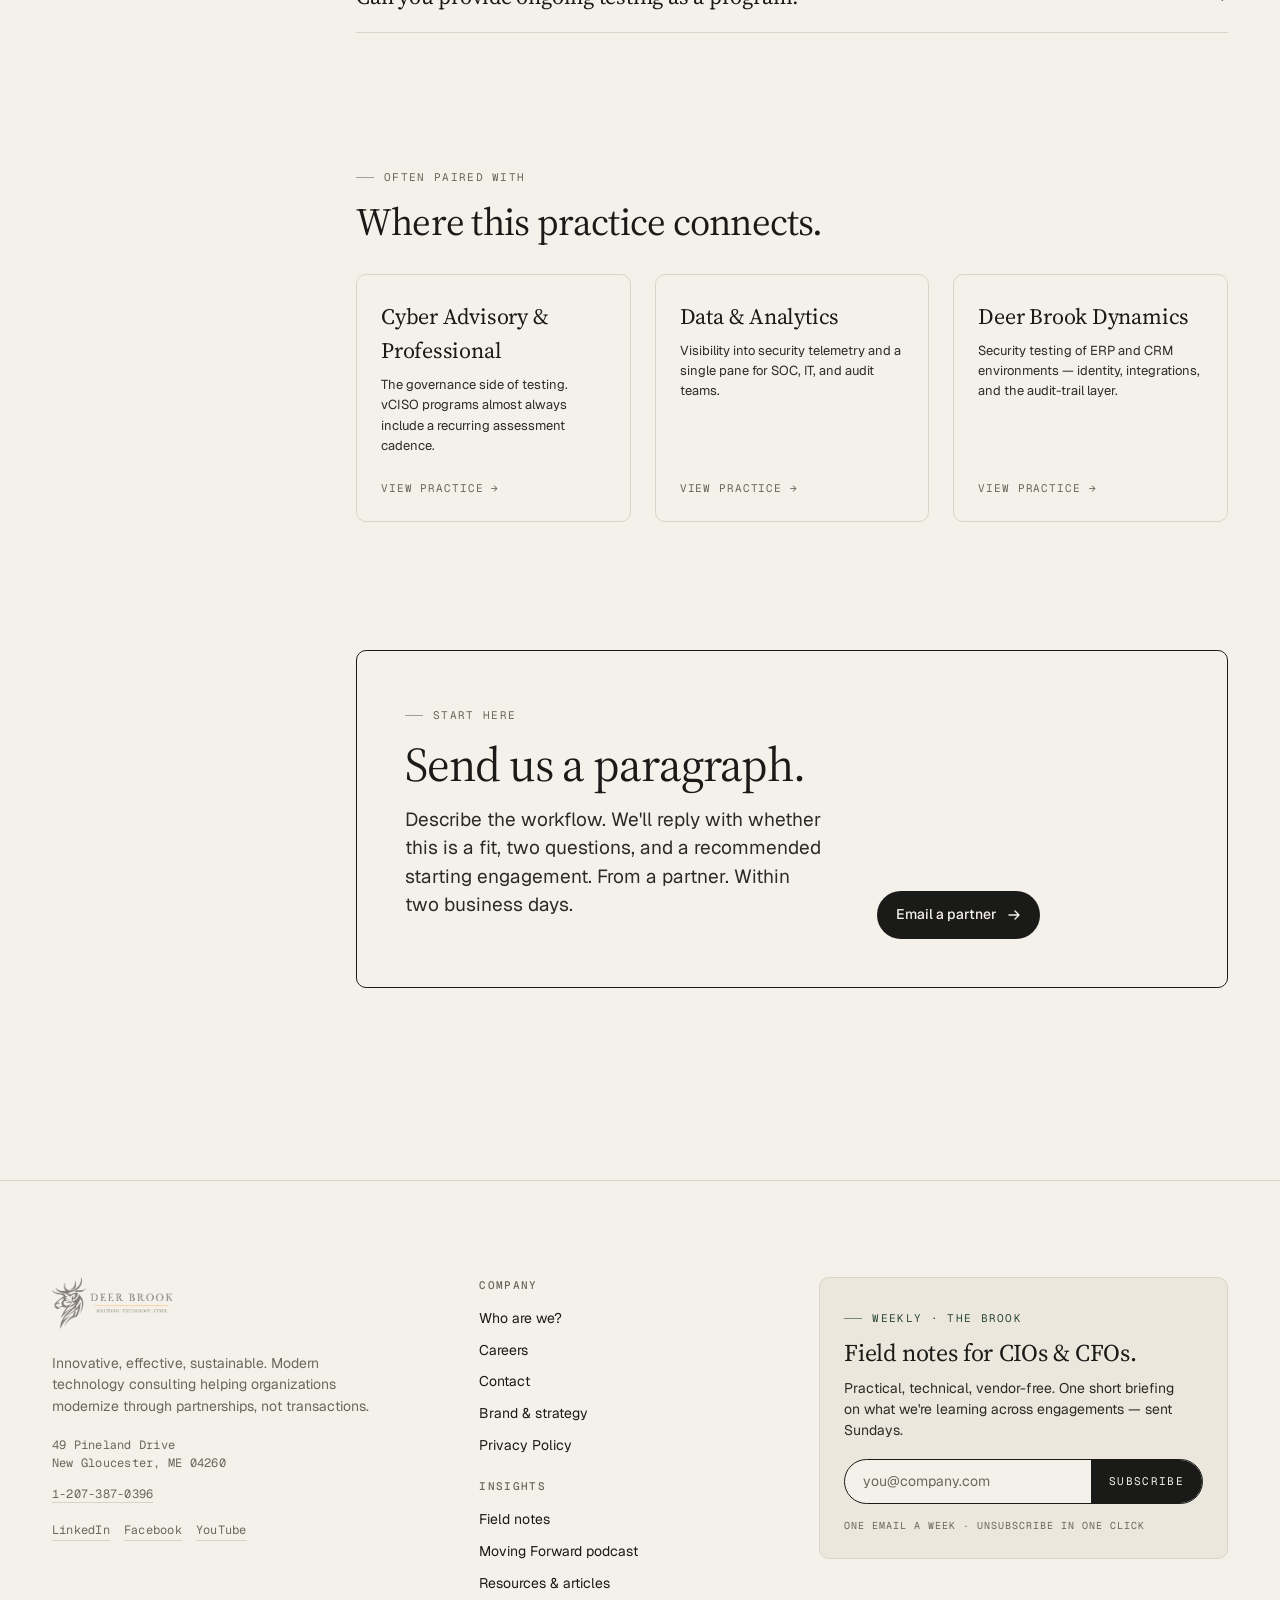
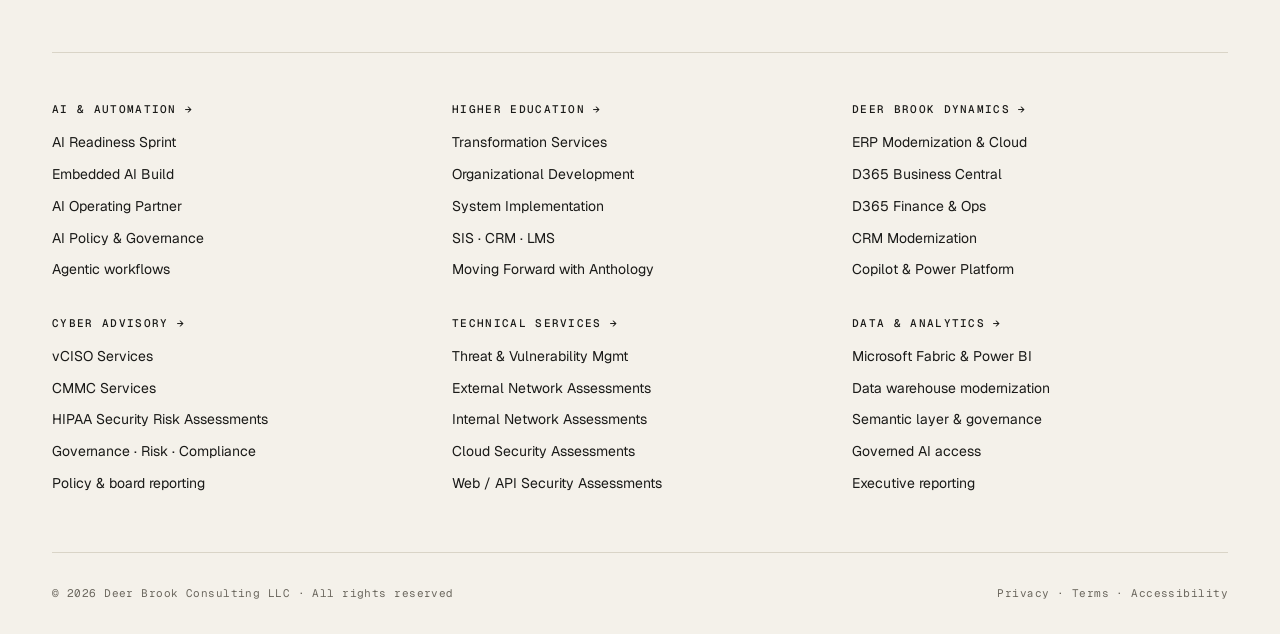
<file: practice-technical.html>
<!doctype html>
<html lang="en" data-mode="editorial">
<head>
<meta charset="utf-8" />
<meta name="viewport" content="width=device-width, initial-scale=1" />
<title>Technical Services — Deer Brook</title>
<link rel="preconnect" href="https://fonts.googleapis.com" />
<link rel="preconnect" href="https://fonts.gstatic.com" crossorigin />
<link href="https://fonts.googleapis.com/css2?family=Source+Serif+4:opsz,wght@8..60,300;8..60,400;8..60,500&family=Geist:wght@300;400;500;600&family=Geist+Mono:wght@400;500&display=swap" rel="stylesheet" />
<link rel="stylesheet" href="brand.css" />
<style>
  /* Practice nav (left sticky) */
  .practice-shell {
    display: grid;
    grid-template-columns: 240px 1fr;
    gap: 64px;
    padding-top: 56px;
  }
  @media (max-width: 960px) { .practice-shell { grid-template-columns: 1fr; gap: 24px; } }
  .practice-nav {
    position: sticky;
    top: 96px;
    align-self: start;
    border-left: 1px solid var(--rule);
    padding-left: 20px;
  }
  .practice-nav .label { font-family: var(--font-mono); font-size: 11px; letter-spacing: 0.12em; text-transform: uppercase; color: var(--muted); margin-bottom: 14px; }
  .practice-nav ul { list-style: none; margin: 0; padding: 0; }
  .practice-nav li { margin-bottom: 8px; }
  .practice-nav a {
    display: block;
    padding: 6px 0;
    font-size: 14px;
    color: var(--ink-2);
    transition: color 0.15s ease, padding 0.15s ease;
    border-bottom: 1px dashed transparent;
  }
  .practice-nav a:hover { color: var(--ink); padding-left: 6px; }
  .practice-nav a.active { color: var(--ink); border-bottom-color: var(--ink); }
  @media (max-width: 960px) {
    .practice-nav { position: static; border-left: 0; padding-left: 0; }
    .practice-nav ul { display: flex; flex-wrap: wrap; gap: 4px; }
    .practice-nav li { margin: 0; }
    .practice-nav a { padding: 6px 12px; border: 1px solid var(--rule); border-radius: 999px; }
  }

  /* Practice hero */
  .p-hero {
    padding: 8px 0 64px;
  }
  .p-hero h1 { font-size: clamp(48px, 6vw, 80px); max-width: 14ch; letter-spacing: -0.02em; }
  .p-hero h1 em { color: var(--forest); font-style: italic; font-weight: 300; }
  .p-meta {
    display: grid;
    grid-template-columns: 1fr 1fr 1fr;
    gap: 32px;
    margin-top: 56px;
    padding-top: 32px;
    border-top: 1px solid var(--rule);
  }
  @media (max-width: 720px) { .p-meta { grid-template-columns: 1fr; gap: 18px; } }
  .p-meta .label { font-family: var(--font-mono); font-size: 11px; color: var(--muted); letter-spacing: 0.08em; text-transform: uppercase; margin-bottom: 10px; }
  .p-meta .val { font-family: var(--font-display); font-size: 22px; letter-spacing: -0.01em; }

  /* Three offer cards */
  .offers {
    display: grid;
    grid-template-columns: 1fr 1fr 1fr;
    gap: 0;
    border-top: 1px solid var(--rule);
    border-left: 1px solid var(--rule);
  }
  .offer {
    border-right: 1px solid var(--rule);
    border-bottom: 1px solid var(--rule);
    padding: 32px;
    display: flex;
    flex-direction: column;
    min-height: 320px;
  }
  .offer .duration { font-family: var(--font-mono); font-size: 10px; letter-spacing: 0.12em; text-transform: uppercase; color: var(--muted); }
  .offer h3 { font-family: var(--font-display); font-weight: 400; font-size: 32px; letter-spacing: -0.015em; margin: 20px 0 14px; line-height: 1.1; }
  .offer p { font-size: 15px; color: var(--ink-2); margin: 0 0 24px; }
  .offer ul { list-style: none; padding: 0; margin: 0 0 24px; font-size: 13px; }
  .offer ul li { padding: 6px 0; border-bottom: 1px dashed var(--rule); font-family: var(--font-mono); color: var(--ink-2); }
  .offer .price { margin-top: auto; padding-top: 18px; border-top: 1px solid var(--rule); display: flex; justify-content: space-between; align-items: end; }
  .offer .price .amt { font-family: var(--font-display); font-size: 22px; letter-spacing: -0.01em; }
  .offer .price .unit { font-family: var(--font-mono); font-size: 10px; color: var(--muted); letter-spacing: 0.08em; text-transform: uppercase; }
  @media (max-width: 960px) { .offers { grid-template-columns: 1fr; } }

  /* Process steps */
  .process {
    display: grid;
    grid-template-columns: repeat(4, 1fr);
    gap: 0;
    margin-top: 40px;
    counter-reset: step;
  }
  .step {
    border-right: 1px solid var(--rule);
    padding: 28px 28px 28px 0;
    counter-increment: step;
  }
  .step:last-child { border-right: 0; }
  .step:not(:first-child) { padding-left: 28px; }
  .step .step-n {
    font-family: var(--font-mono);
    font-size: 11px;
    color: var(--forest);
    letter-spacing: 0.12em;
    margin-bottom: 18px;
    text-transform: uppercase;
  }
  .step h4 {
    font-family: var(--font-display);
    font-weight: 400;
    font-size: 24px;
    letter-spacing: -0.015em;
    line-height: 1.15;
    margin-bottom: 12px;
  }
  .step p { font-size: 14px; color: var(--ink-2); margin: 0; }
  @media (max-width: 960px) { .process { grid-template-columns: 1fr 1fr; } .step:nth-child(even) { border-right: 0; } }
  @media (max-width: 560px) { .process { grid-template-columns: 1fr; } .step { border-right: 0 !important; padding-left: 0 !important; padding-right: 0; border-bottom: 1px solid var(--rule); } .step:last-child { border-bottom: 0; } }

  /* Case study card */
  .case {
    display: grid;
    grid-template-columns: 1fr 1.4fr;
    border: 1px solid var(--rule);
    border-radius: var(--radius-lg);
    overflow: hidden;
  }
  @media (max-width: 800px) { .case { grid-template-columns: 1fr; } }
  .case-img { min-height: 320px; border-right: 1px solid var(--rule); border-radius: 0; }
  .case-text { padding: 40px; }
  .case-text h3 { font-family: var(--font-display); font-size: 32px; letter-spacing: -0.015em; line-height: 1.1; margin: 16px 0 16px; }
  .case-text p { color: var(--ink-2); max-width: 56ch; }
  .case-stats {
    display: grid;
    grid-template-columns: 1fr 1fr 1fr;
    gap: 0;
    margin-top: 28px;
    padding-top: 24px;
    border-top: 1px solid var(--rule);
  }
  .case-stats > div { padding-right: 18px; border-right: 1px solid var(--rule); }
  .case-stats > div:last-child { border-right: 0; padding-left: 18px; padding-right: 0; }
  .case-stats > div:not(:first-child):not(:last-child) { padding-left: 18px; }
  .case-stats .k { font-family: var(--font-display); font-size: 32px; letter-spacing: -0.02em; }
  .case-stats .v { font-family: var(--font-mono); font-size: 10px; color: var(--muted); letter-spacing: 0.08em; text-transform: uppercase; margin-top: 6px; }

  /* FAQ accordion */
  .faq { border-top: 1px solid var(--ink); margin-top: 32px; }
  .faq-item { border-bottom: 1px solid var(--rule); }
  .faq-q {
    width: 100%;
    background: transparent;
    border: 0;
    text-align: left;
    padding: 22px 0;
    display: flex;
    justify-content: space-between;
    align-items: center;
    cursor: pointer;
    font-family: var(--font-display);
    font-size: 22px;
    letter-spacing: -0.01em;
    color: var(--ink);
    line-height: 1.25;
  }
  .faq-q .plus { font-family: var(--font-mono); font-size: 18px; color: var(--muted); transition: transform 0.2s ease; }
  .faq-item.open .plus { transform: rotate(45deg); color: var(--forest); }
  .faq-a {
    overflow: hidden;
    max-height: 0;
    transition: max-height 0.3s ease, padding 0.3s ease;
    color: var(--ink-2);
    font-size: 15px;
    max-width: 64ch;
  }
  .faq-item.open .faq-a { max-height: 400px; padding: 0 0 24px; }

  /* Stack list */
  .stack {
    display: grid;
    grid-template-columns: repeat(4, 1fr);
    gap: 32px;
    margin-top: 40px;
  }
  @media (max-width: 720px) { .stack { grid-template-columns: 1fr 1fr; } }
  .stack-col h6 { font-family: var(--font-mono); font-size: 11px; color: var(--forest); letter-spacing: 0.1em; text-transform: uppercase; margin-bottom: 14px; }
  .stack-col ul { list-style: none; padding: 0; margin: 0; }
  .stack-col li { padding: 8px 0; border-bottom: 1px dashed var(--rule); font-size: 14px; color: var(--ink-2); }

  /* Related practices */
  .related {
    display: grid;
    grid-template-columns: repeat(3, 1fr);
    gap: 24px;
    margin-top: 32px;
  }
  @media (max-width: 800px) { .related { grid-template-columns: 1fr; } }
  .related-card {
    padding: 24px;
    border: 1px solid var(--rule);
    border-radius: var(--radius-lg);
    display: flex;
    flex-direction: column;
    gap: 8px;
    transition: border-color 0.18s ease;
  }
  .related-card:hover { border-color: var(--ink); }
  .related-card h5 { font-family: var(--font-display); font-weight: 400; font-size: 22px; letter-spacing: -0.01em; }
  .related-card p { font-size: 13px; color: var(--ink-2); margin: 0; }
  .related-card .arr { margin-top: auto; padding-top: 16px; font-family: var(--font-mono); font-size: 11px; color: var(--muted); letter-spacing: 0.08em; text-transform: uppercase; }

  /* Mode toggle (shared) */
  .mode-toggle { position: fixed; bottom: 20px; right: 20px; z-index: 100; background: var(--paper); border: 1px solid var(--ink); border-radius: 999px; padding: 4px; display: inline-flex; box-shadow: 0 8px 24px rgba(0,0,0,0.08); }
  .mode-toggle button { border: 0; background: transparent; color: var(--ink); font-family: var(--font-mono); font-size: 10px; letter-spacing: 0.12em; text-transform: uppercase; padding: 8px 14px; border-radius: 999px; cursor: pointer; }
  .mode-toggle button.active { background: var(--ink); color: var(--paper); }
  [data-mode="bold"] .mode-toggle { background: var(--paper-2); border-color: var(--forest); }
  [data-mode="bold"] .mode-toggle button.active { background: var(--forest); color: #0E100D; }
</style>
</head>
<body data-screen-label="practice-technical">

<header class="nav">
  <div class="nav-inner">
    <a href="index.html" class="brand" aria-label="Deer Brook — home"></a>
    <nav class="nav-links">
      <a href="home.html">Home</a>
      <a href="practice.html" class="active">Practices</a>
      <a href="about.html">About</a>
      <a href="contact.html">Contact</a>
      <a href="strategy.html">Strategy brief</a>
    </nav>
    <a href="contact.html" class="btn btn-primary">
      Start a conversation
      <svg class="arrow" width="14" height="14" viewBox="0 0 14 14" fill="none"><path d="M2 7h10M8 3l4 4-4 4" stroke="currentColor" stroke-width="1.4" stroke-linecap="round" stroke-linejoin="round"/></svg>
    </a>
  </div>
</header>

<!-- Breadcrumb -->
<div class="container" style="padding-top: 24px;">
  <div class="mono">
    <a href="home.html" style="color: var(--muted);">Home</a> <span style="margin: 0 8px;">/</span>
    <a href="practice.html" style="color: var(--muted);">Practices</a> <span style="margin: 0 8px;">/</span>
    <span style="color: var(--ink);">Technical Services</span>
  </div>
</div>

<div class="container">
  <div class="practice-shell">
    <!-- Left nav -->
    <aside class="practice-nav">
      <div class="label">All practices</div>
      <ul>
        <li><a href="practice.html">AI &amp; Automation</a></li>
        <li><a href="practice-higher-ed.html">Higher Education</a></li>
        <li><a href="practice-dynamics.html">Deer Brook Dynamics</a></li>
        <li><a href="practice-cyber.html">Cyber Advisory &amp; Professional</a></li>
        <li><a href="practice-technical.html" class="active">Technical Services</a></li>
        <li><a href="practice-data.html">Data &amp; Analytics</a></li>
      </ul>
    </aside>

    <!-- Main -->
    <main>
      <section class="p-hero" style="padding-top: 0;">
        <span class="eyebrow">Practice · Technical Services</span>
        <h1 style="margin-top: 24px;">The <em>hands-on</em> work that proves the policy.</h1>
        <p class="lead" style="margin-top: 28px;">Threat and vulnerability management, network and cloud security assessments, and the testing that turns a security program from a binder into operating capability.</p>

        <div class="p-meta">
          <div>
            <div class="label">Practice lead</div>
            <div class="val">Technical Services Partner</div>
            <div class="mono" style="margin-top: 4px;">Certified offensive &amp; defensive operators</div>
          </div>
          <div>
            <div class="label">Engagements</div>
            <div class="val">Continuous assessment programs</div>
            <div class="mono" style="margin-top: 4px;">for regulated mid-market clients</div>
          </div>
          <div>
            <div class="label">Typical engagement</div>
            <div class="val">2–8 weeks</div>
            <div class="mono" style="margin-top: 4px;">per assessment · recurring available</div>
          </div>
        </div>
      </section>

      <!-- Offer cards -->
      <section class="compact" style="padding-top: 0;">
        <div class="section-head" style="margin-bottom: 32px;">
          <div>
            <span class="eyebrow">How we engage</span>
            <h2 style="margin-top: 20px; font-size: clamp(36px, 4.5vw, 48px);">Three ways in.</h2>
          </div>
          <div>
            <p class="lead">Each one is a complete engagement. Start narrow. Expand when something works. We won't sell you a 30-week roadmap on a first call.</p>
          </div>
        </div>

        <div class="offers">
          <div class="offer">
            <span class="duration">Engagement A · 4–8 weeks</span>
            <h3>Network &amp; Cloud Assessments</h3>
            <p>External, internal, and cloud security assessments delivered against an attacker's playbook — with executive narrative and technical detail in the same report.</p>
            <ul>
              <li>External network assessment</li>
              <li>Internal network assessment</li>
              <li>Cloud security assessment</li>
              <li>Executive + technical report</li>
              <li>Remediation verification pass</li>
            </ul>
            <div class="price">
              <div><div class="amt">Fixed scope</div><div class="unit">per assessment · flat fee</div></div>
              <a href="contact.html" class="btn btn-link">Scope →</a>
            </div>
          </div>
          <div class="offer" style="background: var(--paper-2);">
            <span class="duration" style="color: var(--forest);">Engagement B · ongoing · most common</span>
            <h3>Threat &amp; Vulnerability Management</h3>
            <p>Continuous scanning, prioritized remediation tracking, and quarterly reporting tied to your risk register — not a CSV dump and a goodbye.</p>
            <ul>
              <li>Continuous vulnerability scanning</li>
              <li>Risk-prioritized findings</li>
              <li>Remediation tracking</li>
              <li>Quarterly executive readouts</li>
              <li>Exam-evidence preparation</li>
            </ul>
            <div class="price">
              <div><div class="amt">Quarterly retainer</div><div class="unit">includes recurring assessments</div></div>
              <a href="contact.html" class="btn btn-link">Scope →</a>
            </div>
          </div>
          <div class="offer">
            <span class="duration">Engagement C · 2–4 weeks</span>
            <h3>Web &amp; API Security Assessments</h3>
            <p>Application-layer testing with developer-shoulder readouts — findings with code-level context, not just "input validation missing on /api/v1/users."</p>
            <ul>
              <li>Authenticated web app testing</li>
              <li>API security assessment</li>
              <li>OWASP Top 10 + business logic</li>
              <li>Developer-readable writeups</li>
              <li>Remediation pairing sessions</li>
            </ul>
            <div class="price">
              <div><div class="amt">Fixed scope</div><div class="unit">per application · flat fee</div></div>
              <a href="contact.html" class="btn btn-link">Scope →</a>
            </div>
          </div>
        </div>
      </section>

      <!-- Process -->
      <section class="compact">
        <div class="section-head" style="margin-bottom: 24px;">
          <div>
            <span class="eyebrow">How we work</span>
            <h2 style="margin-top: 20px; font-size: clamp(36px, 4.5vw, 48px);">A working method, not a methodology deck.</h2>
          </div>
          <div>
            <p class="lead">Findings without context are noise. Our reports are read by both executives and engineers — and we stay through verification so a fix is a fix.</p>
          </div>
        </div>

        <div class="process">
          <div class="step">
            <div class="step-n">Step 01</div>
            <h4>Scope what's in and what's out.</h4>
            <p>Rules of engagement, written and signed. Blackout windows. Escalation paths. Production-safety design. Authorization in writing before a single packet leaves our laptop.</p>
          </div>
          <div class="step">
            <div class="step-n">Step 02</div>
            <h4>Test like an attacker.</h4>
            <p>Reconnaissance, enumeration, exploitation, lateral movement, persistence — within scope. We chain findings the way an adversary would, not the way a scanner reports them.</p>
          </div>
          <div class="step">
            <div class="step-n">Step 03</div>
            <h4>Prioritize what matters.</h4>
            <p>Findings ranked by exploitability and business impact — not CVSS in isolation. An executive narrative paired with a technical writeup engineers can actually use.</p>
          </div>
          <div class="step">
            <div class="step-n">Step 04</div>
            <h4>Verify the fixes.</h4>
            <p>Remediation verification is included. We retest what was fixed and confirm what wasn't. A finding stays open in our register until it's closed in yours.</p>
          </div>
        </div>
      </section>

      <!-- Case study -->
      <section class="compact">
        <div class="section-head" style="margin-bottom: 24px;">
          <div>
            <span class="eyebrow">A recent engagement</span>
            <h2 style="margin-top: 20px; font-size: clamp(36px, 4.5vw, 48px);">A regional credit union.</h2>
          </div>
          <div>
            <p class="lead">A regional credit union approaching an NCUA examination, with security work that had been scoped piecemeal across vendors and was difficult to summarize for the supervisory committee.</p>
          </div>
        </div>

        <div class="case">
          <div class="placeholder-img case-img">[ engagement · external + internal network assessment ]</div>
          <div class="case-text">
            <span class="eyebrow">Engagement · 8 weeks · external + internal + remediation</span>
            <h3>External and internal assessments, tied to the exam expectations the supervisory committee already had in front of them.</h3>
            <p>We delivered a full external assessment, an authenticated internal assessment, and a remediation verification pass eight weeks later. Each finding was mapped to specific NCUA exam expectations. The CISO presented one packet — not three vendor reports — to the supervisory committee.</p>
            <div class="case-stats">
              <div><div class="k">8 wk</div><div class="v">scope-to-verify cycle</div></div>
              <div><div class="k">1</div><div class="v">supervisory committee packet</div></div>
              <div><div class="k">Exam-aligned</div><div class="v">finding-to-control map</div></div>
            </div>
          </div>
        </div>
      </section>

      <!-- Stack we work in -->
      <section class="compact">
        <div class="section-head" style="margin-bottom: 16px;">
          <div>
            <span class="eyebrow">The stack we work in</span>
            <h2 style="margin-top: 20px; font-size: clamp(36px, 4.5vw, 48px);">Vendor-agnostic, opinion-rich.</h2>
          </div>
          <div>
            <p class="lead">We hold strong opinions about which tools fit which problems. We hold no opinion about which vendor pays a referral fee — we don't take them.</p>
          </div>
        </div>

        <div class="stack">
          <div class="stack-col">
            <h6>Vulnerability mgmt</h6>
            <ul>
              <li>Tenable.io · Tenable.sc</li>
              <li>Qualys VMDR</li>
              <li>Rapid7 InsightVM</li>
              <li>Defender for Cloud</li>
              <li>Custom dashboards</li>
            </ul>
          </div>
          <div class="stack-col">
            <h6>Network testing</h6>
            <ul>
              <li>BloodHound · SharpHound</li>
              <li>Metasploit Pro</li>
              <li>Cobalt Strike</li>
              <li>Impacket · CrackMapExec</li>
              <li>Wireshark · tcpdump</li>
            </ul>
          </div>
          <div class="stack-col">
            <h6>Cloud assessment</h6>
            <ul>
              <li>Wiz</li>
              <li>Prisma Cloud</li>
              <li>AWS Inspector / GuardDuty</li>
              <li>Azure Defender</li>
              <li>ScoutSuite · Prowler</li>
            </ul>
          </div>
          <div class="stack-col">
            <h6>Web &amp; API</h6>
            <ul>
              <li>Burp Suite Professional</li>
              <li>OWASP ZAP</li>
              <li>Nuclei templates</li>
              <li>Postman · ffuf</li>
              <li>Semgrep · CodeQL</li>
            </ul>
          </div>
        </div>
      </section>

      <!-- FAQ -->
      <section class="compact">
        <div class="section-head" style="margin-bottom: 0;">
          <div>
            <span class="eyebrow">Questions we get</span>
            <h2 style="margin-top: 20px; font-size: clamp(36px, 4.5vw, 48px);">What clients ask in the first call.</h2>
          </div>
          <div>
            <p class="lead">If you have a different question, we'd rather hear it directly. The form on Contact reaches a partner, not a bot.</p>
          </div>
        </div>

        <div class="faq">
          <div class="faq-item">
            <button class="faq-q">How is this different from a managed scan? <span class="plus">+</span></button>
            <div class="faq-a">We don't deliver a CSV and walk away. A scan is one input; the work is chaining findings the way an attacker would, validating exploitability, and writing it up so executives and engineers can both act on it. Verification is included.</div>
          </div>
          <div class="faq-item">
            <button class="faq-q">Do you test in production? <span class="plus">+</span></button>
            <div class="faq-a">With written authorization, with a tested rollback plan, and outside of business-critical windows. Most exploitation happens in pre-production with controlled prod-side validation. Production-impacting techniques are explicitly opted into by the customer.</div>
          </div>
          <div class="faq-item">
            <button class="faq-q">How do you scope an internal network assessment? <span class="plus">+</span></button>
            <div class="faq-a">Onsite or via a deployed appliance with persistent VPN — your choice. One to two weeks of testing per major VLAN segment, with both credentialed and uncredentialed perspectives. Active Directory environments include a BloodHound-driven path analysis.</div>
          </div>
          <div class="faq-item">
            <button class="faq-q">Do you support regulatory exam prep? <span class="plus">+</span></button>
            <div class="faq-a">Yes. NCUA, FDIC, state DFS, HHS-OCR, and CMMC examinations are common drivers. We map findings to specific exam expectations and structure the report so the audit committee can present from it directly.</div>
          </div>
          <div class="faq-item">
            <button class="faq-q">Are you also the team that remediates? <span class="plus">+</span></button>
            <div class="faq-a">We can support remediation, or hand off cleanly to your team or another partner. Verification is included regardless of who does the fix work. We separate testing and remediation pricing so there's no incentive to over-find.</div>
          </div>
          <div class="faq-item">
            <button class="faq-q">Can you provide ongoing testing as a program? <span class="plus">+</span></button>
            <div class="faq-a">Yes. A common pattern is annual internal, quarterly external, and continuous vulnerability management — coordinated with the Cyber Advisory practice's vCISO cadence. The point is a security posture, not a series of point-in-time photos.</div>
          </div>
        </div>
      </section>

      <!-- Related -->
      <section class="compact">
        <span class="eyebrow">Often paired with</span>
        <h2 style="margin-top: 16px; font-size: clamp(28px, 3vw, 40px);">Where this practice connects.</h2>
        <div class="related">
          <a href="practice-cyber.html" class="related-card">
            <h5>Cyber Advisory &amp; Professional</h5>
            <p>The governance side of testing. vCISO programs almost always include a recurring assessment cadence.</p>
            <span class="arr">View practice →</span>
          </a>
          <a href="practice-data.html" class="related-card">
            <h5>Data &amp; Analytics</h5>
            <p>Visibility into security telemetry and a single pane for SOC, IT, and audit teams.</p>
            <span class="arr">View practice →</span>
          </a>
          <a href="practice-dynamics.html" class="related-card">
            <h5>Deer Brook Dynamics</h5>
            <p>Security testing of ERP and CRM environments — identity, integrations, and the audit-trail layer.</p>
            <span class="arr">View practice →</span>
          </a>
        </div>
      </section>

      <!-- Closing CTA -->
      <section class="compact" style="margin-bottom: 32px;">
        <div style="border: 1px solid var(--ink); border-radius: var(--radius-lg); padding: 48px; display: grid; grid-template-columns: 1.4fr 1fr; gap: 48px; align-items: end;">
          <div>
            <span class="eyebrow">Start here</span>
            <h2 style="margin-top: 16px; font-size: clamp(32px, 4vw, 48px);">Send us a paragraph.</h2>
            <p class="lead muted" style="margin-top: 16px;">Describe the workflow. We'll reply with whether this is a fit, two questions, and a recommended starting engagement. From a partner. Within two business days.</p>
          </div>
          <div>
            <a href="contact.html" class="btn btn-primary">
              Email a partner
              <svg class="arrow" width="14" height="14" viewBox="0 0 14 14" fill="none"><path d="M2 7h10M8 3l4 4-4 4" stroke="currentColor" stroke-width="1.4" stroke-linecap="round" stroke-linejoin="round"/></svg>
            </a>
          </div>
        </div>
      </section>
    </main>
  </div>
</div>

<!-- FOOTER (shared shape) -->
<footer class="footer">
  <div class="container">
    <div class="footer-meta">
      <div class="footer-brand">
        <a href="index.html" class="brand" aria-label="Deer Brook — home"></a>
        <p class="muted" style="font-size: 14px; max-width: 36ch; margin-top: 16px;">Innovative, effective, sustainable. Modern technology consulting helping organizations modernize through partnerships, not transactions.</p>
        <p class="mono" style="margin-top: 18px;">49 Pineland Drive<br />New Gloucester, ME 04260</p>
        <p class="mono" style="margin-top: 6px;"><a href="tel:+12073870396" style="border-bottom: 1px solid var(--rule);">1-207-387-0396</a></p>
        <div style="display: flex; gap: 14px; margin-top: 18px;" class="mono">
          <a href="https://www.linkedin.com/company/deerbrookcyber" target="_blank" rel="noopener" style="border-bottom: 1px solid var(--rule);">LinkedIn</a>
          <a href="https://www.facebook.com/deerbrookcyber" target="_blank" rel="noopener" style="border-bottom: 1px solid var(--rule);">Facebook</a>
          <a href="https://www.youtube.com/@deerbrookcyber" target="_blank" rel="noopener" style="border-bottom: 1px solid var(--rule);">YouTube</a>
        </div>
      </div>
      <div class="footer-actions">
        <h6>Company</h6>
        <ul>
          <li><a href="about.html">Who are we?</a></li>
          <li><a href="about.html#careers">Careers</a></li>
          <li><a href="contact.html">Contact</a></li>
          <li><a href="strategy.html">Brand &amp; strategy</a></li>
          <li><a href="#">Privacy Policy</a></li>
        </ul>
        <h6 style="margin-top: 22px;">Insights</h6>
        <ul>
          <li><a href="#">Field notes</a></li>
          <li><a href="#">Moving Forward podcast</a></li>
          <li><a href="#">Resources &amp; articles</a></li>
        </ul>
      </div>
      <div class="footer-newsletter" id="brook-signup">
        <span class="eyebrow">Weekly · The Brook</span>
        <h5>Field notes for CIOs &amp; CFOs.</h5>
        <p>Practical, technical, vendor-free. One short briefing on what we're learning across engagements — sent Sundays.</p>
        <form onsubmit="event.preventDefault(); this.closest('.footer-newsletter').classList.add('subscribed'); this.querySelector('button').textContent='Subscribed \u2713';">
          <input type="email" required placeholder="you@company.com" aria-label="Email address" />
          <button type="submit">Subscribe</button>
        </form>
        <div class="meta">One email a week · unsubscribe in one click</div>
      </div>
    </div>

    <div class="footer-services six">
      <div class="footer-svc">
        <h6><a href="practice.html">AI &amp; Automation →</a></h6>
        <ul>
          <li><a href="practice.html">AI Readiness Sprint</a></li>
          <li><a href="practice.html">Embedded AI Build</a></li>
          <li><a href="practice.html">AI Operating Partner</a></li>
          <li><a href="practice.html">AI Policy &amp; Governance</a></li>
          <li><a href="practice.html">Agentic workflows</a></li>
        </ul>
      </div>
      <div class="footer-svc">
        <h6><a href="practice-higher-ed.html">Higher Education →</a></h6>
        <ul>
          <li><a href="practice-higher-ed.html">Transformation Services</a></li>
          <li><a href="practice-higher-ed.html">Organizational Development</a></li>
          <li><a href="practice-higher-ed.html">System Implementation</a></li>
          <li><a href="practice-higher-ed.html">SIS · CRM · LMS</a></li>
          <li><a href="practice-higher-ed.html">Moving Forward with Anthology</a></li>
        </ul>
      </div>
      <div class="footer-svc">
        <h6><a href="practice-dynamics.html">Deer Brook Dynamics →</a></h6>
        <ul>
          <li><a href="practice-dynamics.html">ERP Modernization &amp; Cloud</a></li>
          <li><a href="practice-dynamics.html">D365 Business Central</a></li>
          <li><a href="practice-dynamics.html">D365 Finance &amp; Ops</a></li>
          <li><a href="practice-dynamics.html">CRM Modernization</a></li>
          <li><a href="practice-dynamics.html">Copilot &amp; Power Platform</a></li>
        </ul>
      </div>
      <div class="footer-svc">
        <h6><a href="practice-cyber.html">Cyber Advisory →</a></h6>
        <ul>
          <li><a href="practice-cyber.html">vCISO Services</a></li>
          <li><a href="practice-cyber.html">CMMC Services</a></li>
          <li><a href="practice-cyber.html">HIPAA Security Risk Assessments</a></li>
          <li><a href="practice-cyber.html">Governance · Risk · Compliance</a></li>
          <li><a href="practice-cyber.html">Policy &amp; board reporting</a></li>
        </ul>
      </div>
      <div class="footer-svc">
        <h6><a href="practice-technical.html">Technical Services →</a></h6>
        <ul>
          <li><a href="practice-technical.html">Threat &amp; Vulnerability Mgmt</a></li>
          <li><a href="practice-technical.html">External Network Assessments</a></li>
          <li><a href="practice-technical.html">Internal Network Assessments</a></li>
          <li><a href="practice-technical.html">Cloud Security Assessments</a></li>
          <li><a href="practice-technical.html">Web / API Security Assessments</a></li>
        </ul>
      </div>
      <div class="footer-svc">
        <h6><a href="practice-data.html">Data &amp; Analytics →</a></h6>
        <ul>
          <li><a href="practice-data.html">Microsoft Fabric &amp; Power BI</a></li>
          <li><a href="practice-data.html">Data warehouse modernization</a></li>
          <li><a href="practice-data.html">Semantic layer &amp; governance</a></li>
          <li><a href="practice-data.html">Governed AI access</a></li>
          <li><a href="practice-data.html">Executive reporting</a></li>
        </ul>
      </div>
    </div>

    <div class="footer-legal">
      <span>© 2026 Deer Brook Consulting LLC · All rights reserved</span>
      <span>Privacy · Terms · Accessibility</span>
    </div>
  </div>
</footer>

<div class="mode-toggle" role="group" aria-label="Visual direction">
  <button id="modeEditorial" class="active">Editorial</button>
  <button id="modeBold">Bold</button>
</div>

<script src="brand.js"></script>
<script>
  const root = document.documentElement;
  const editBtn = document.getElementById('modeEditorial');
  const boldBtn = document.getElementById('modeBold');
  function applyMode(m) {
    root.setAttribute('data-mode', m);
    editBtn.classList.toggle('active', m === 'editorial');
    boldBtn.classList.toggle('active', m === 'bold');
    localStorage.setItem('db-mode', m);
  }
  editBtn.addEventListener('click', () => applyMode('editorial'));
  boldBtn.addEventListener('click', () => applyMode('bold'));
  applyMode(localStorage.getItem('db-mode') || 'editorial');

  // FAQ accordion
  document.querySelectorAll('.faq-q').forEach((q) => {
    q.addEventListener('click', () => q.closest('.faq-item').classList.toggle('open'));
  });

  // Reveal anim
  document.querySelectorAll('section, .offer, .step, .stack-col').forEach(el => el.classList.add('reveal'));
</script>
</body>
</html>
</file>
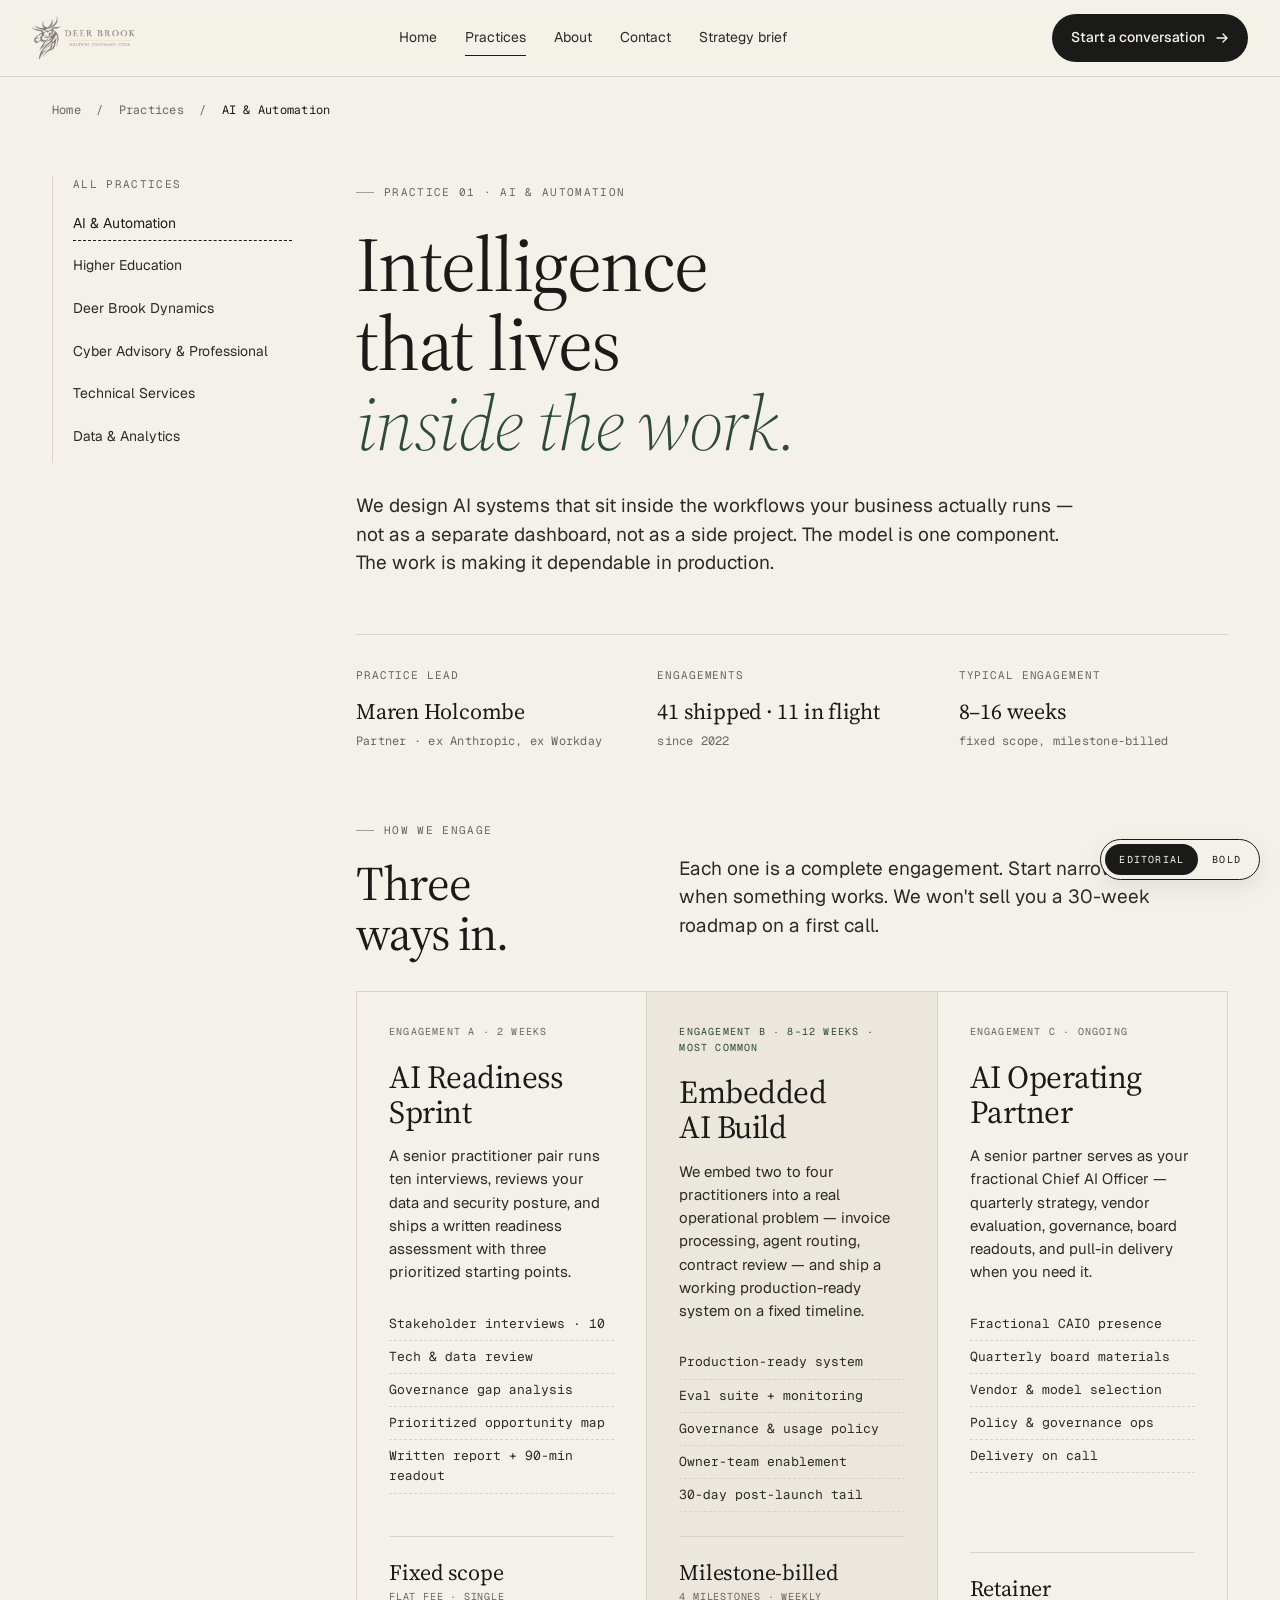
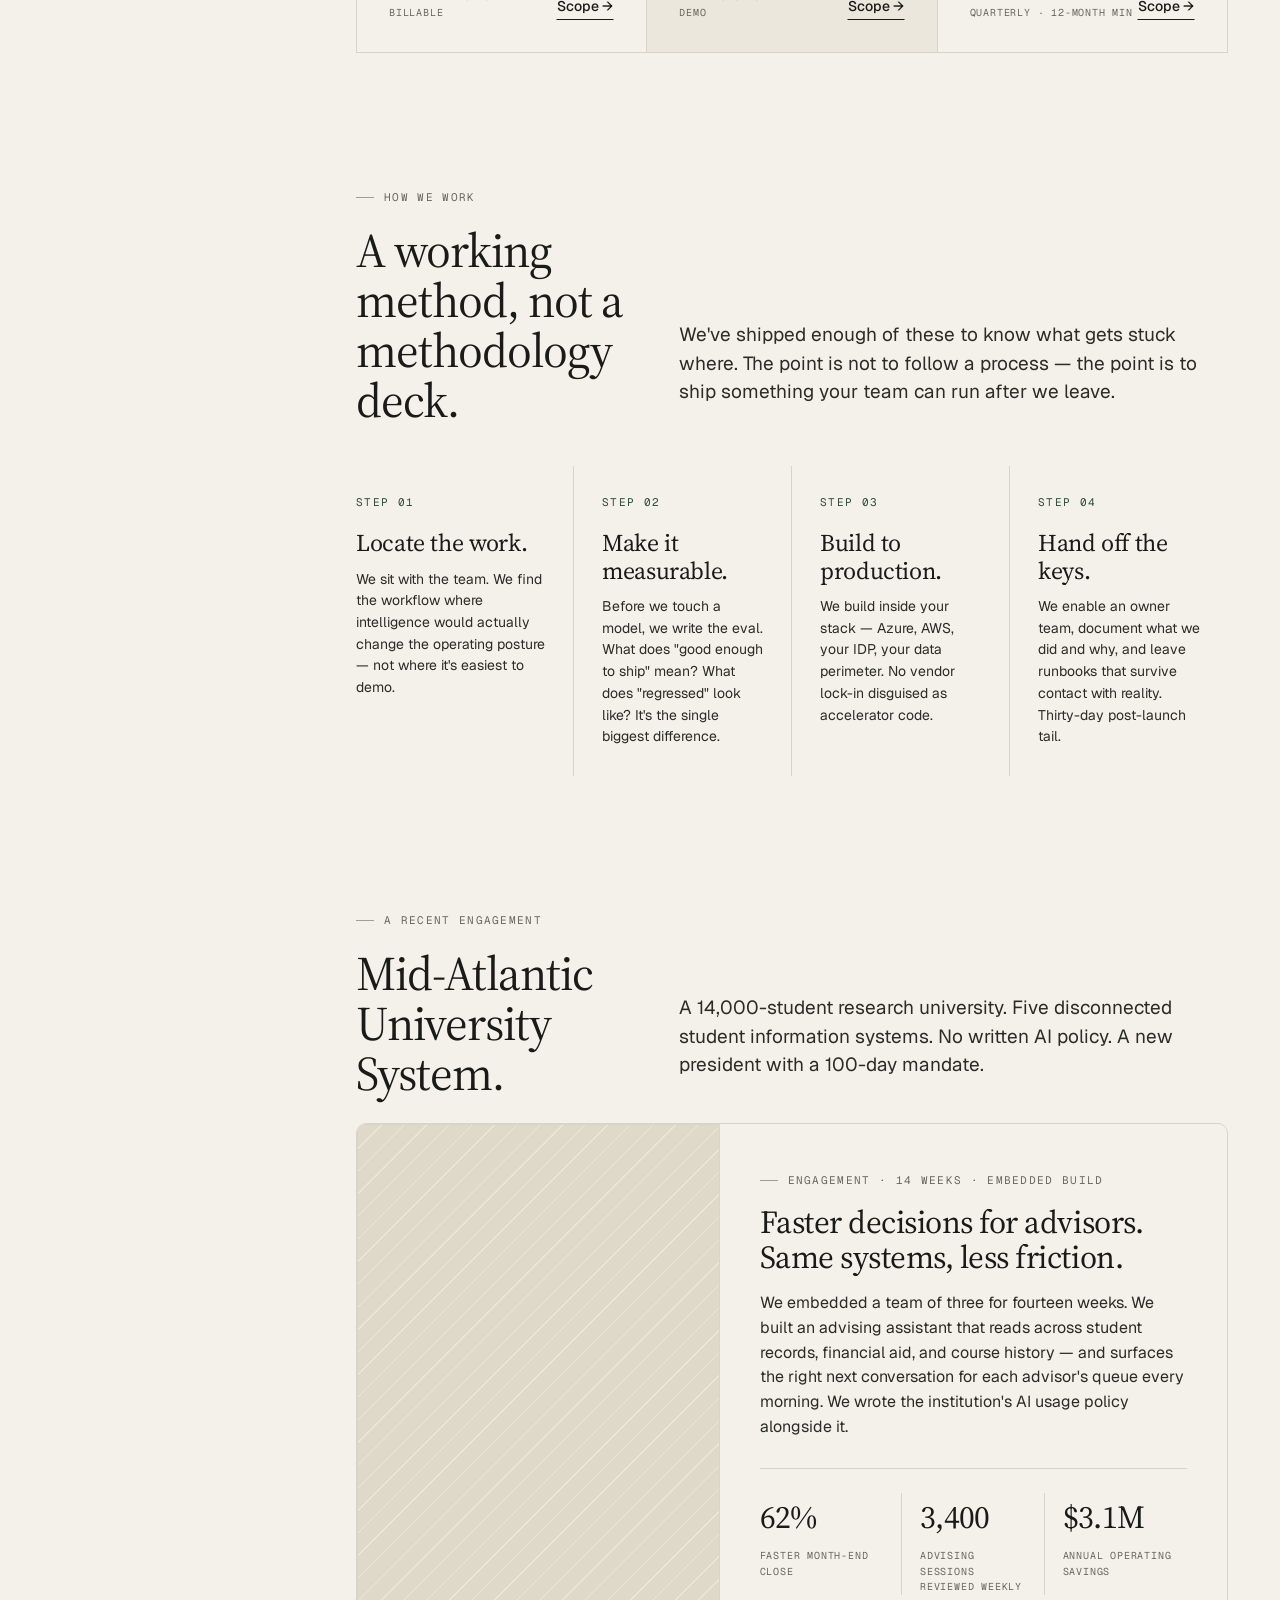
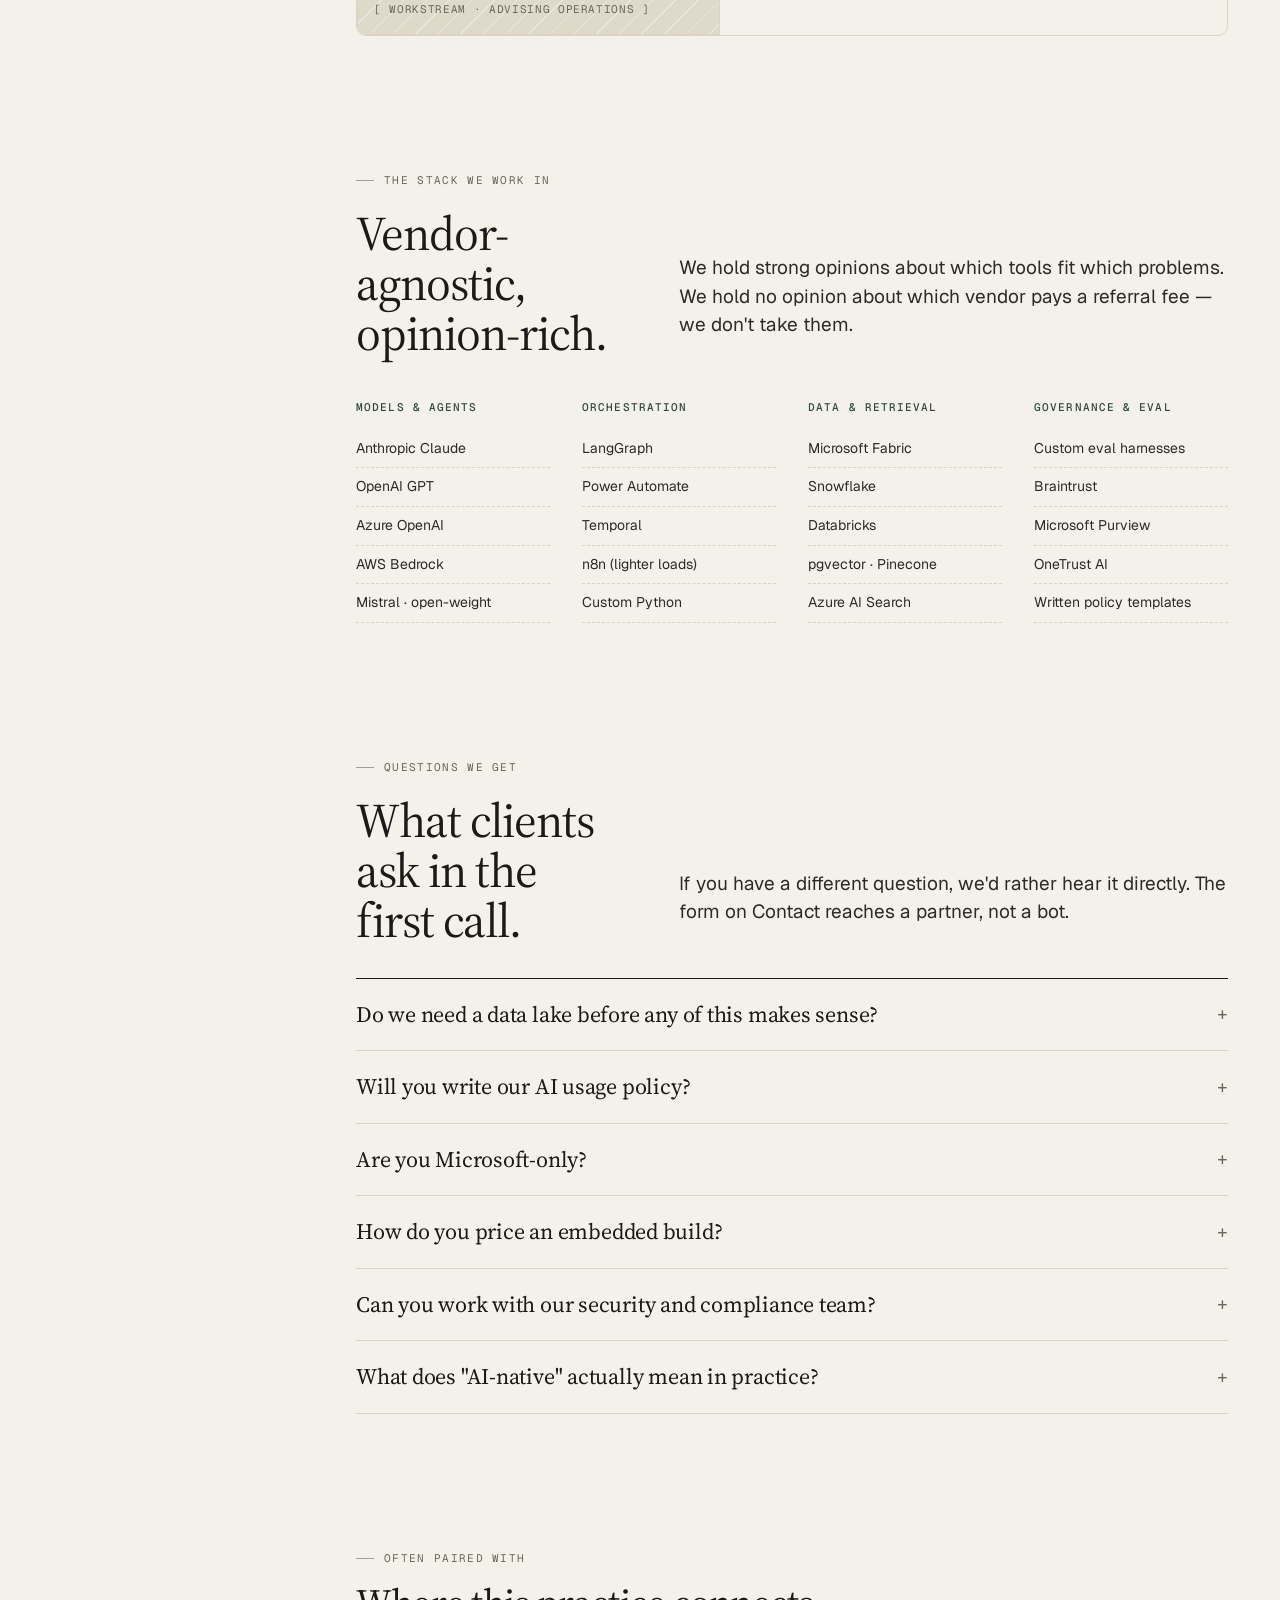
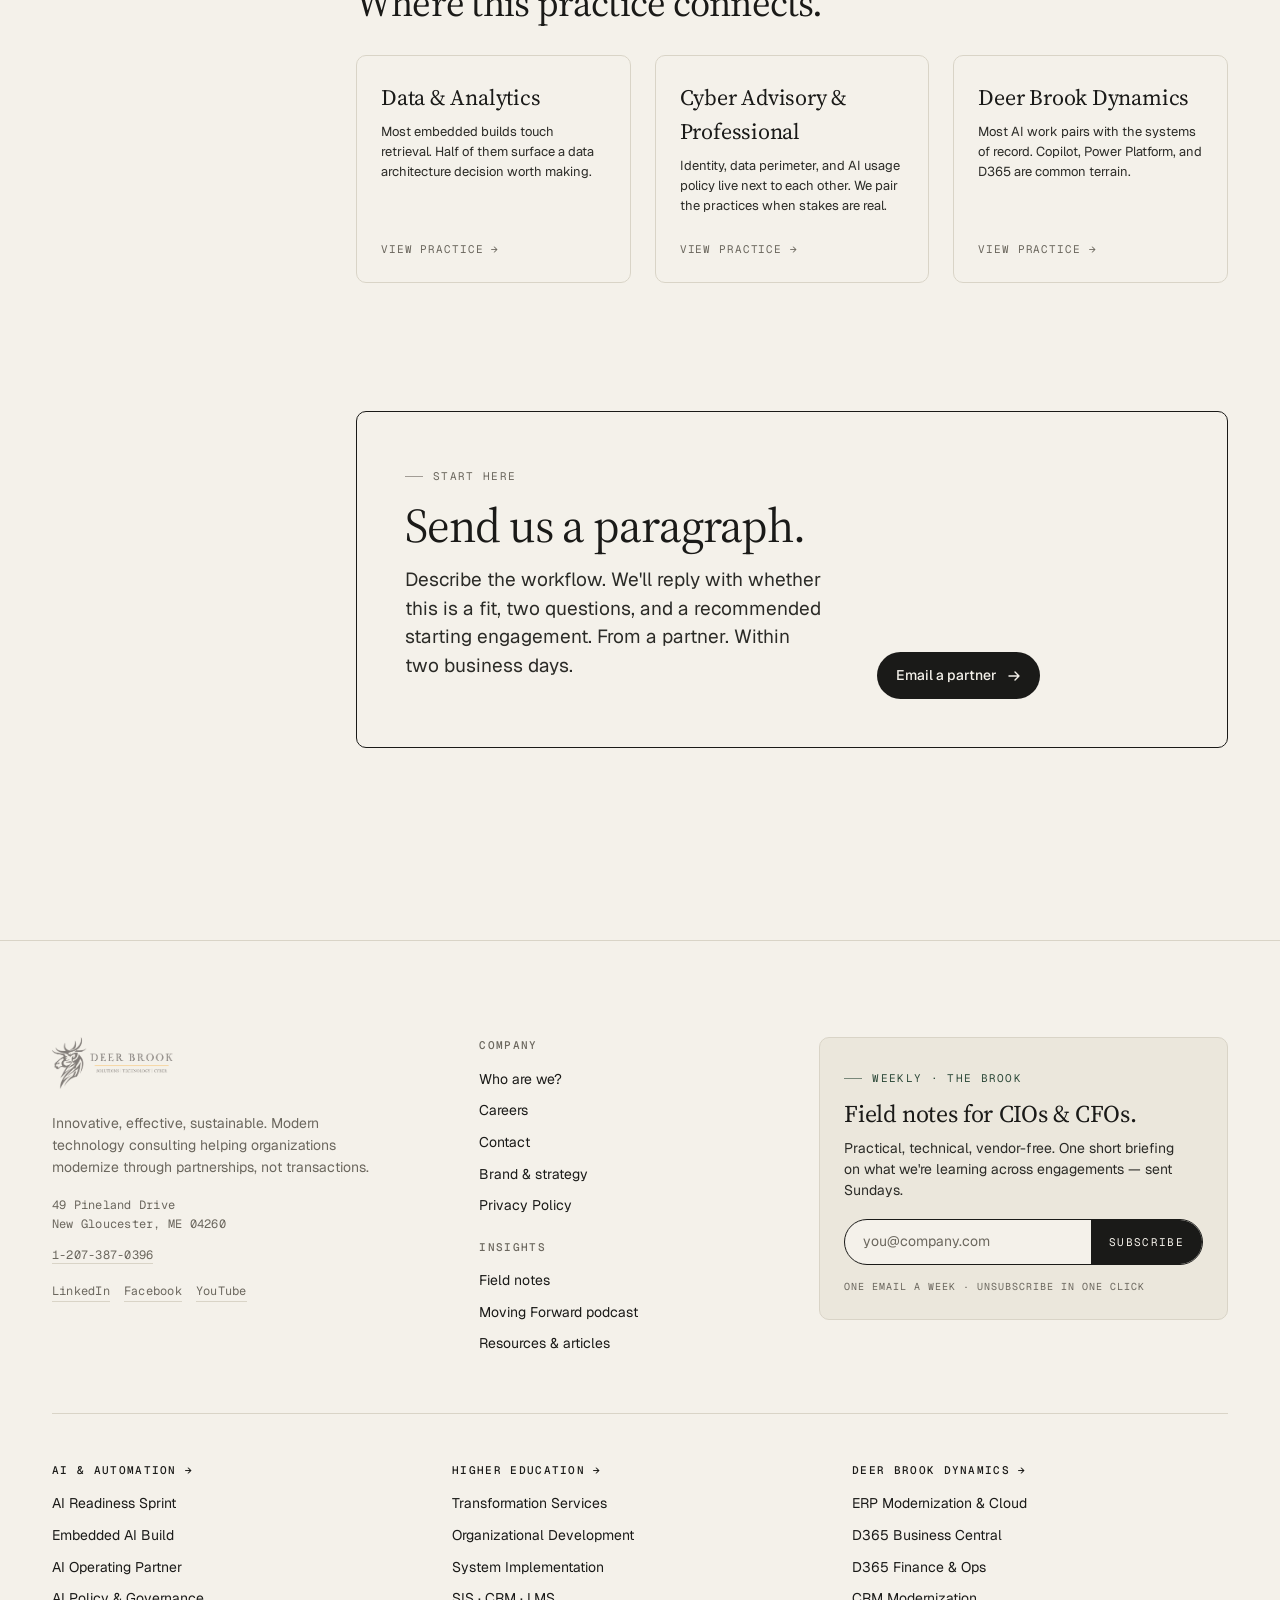
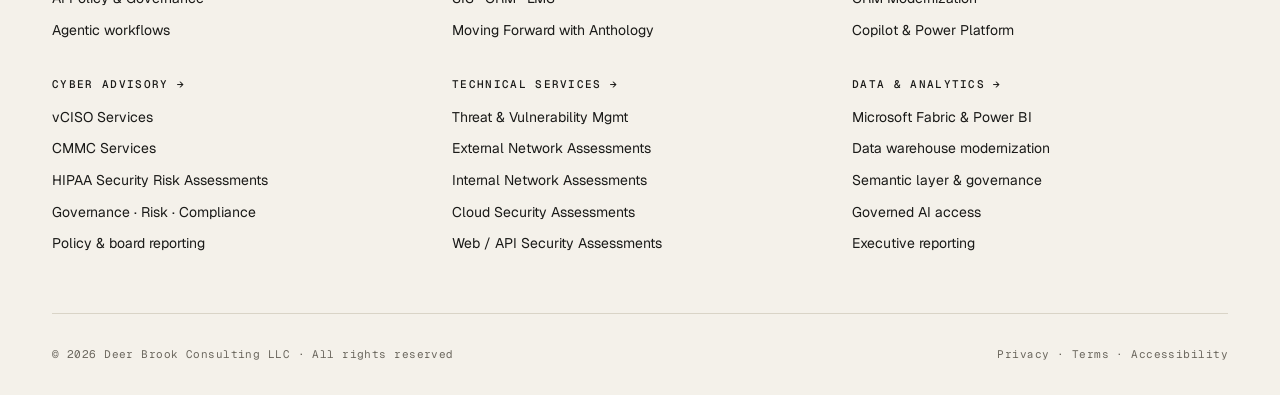
<file: practice.html>
<!doctype html>
<html lang="en" data-mode="editorial">
<head>
<meta charset="utf-8" />
<meta name="viewport" content="width=device-width, initial-scale=1" />
<title>AI &amp; Automation — Deer Brook</title>
<link rel="preconnect" href="https://fonts.googleapis.com" />
<link rel="preconnect" href="https://fonts.gstatic.com" crossorigin />
<link href="https://fonts.googleapis.com/css2?family=Source+Serif+4:opsz,wght@8..60,300;8..60,400;8..60,500&family=Geist:wght@300;400;500;600&family=Geist+Mono:wght@400;500&display=swap" rel="stylesheet" />
<link rel="stylesheet" href="brand.css" />
<style>
  /* Practice nav (left sticky) */
  .practice-shell {
    display: grid;
    grid-template-columns: 240px 1fr;
    gap: 64px;
    padding-top: 56px;
  }
  @media (max-width: 960px) { .practice-shell { grid-template-columns: 1fr; gap: 24px; } }
  .practice-nav {
    position: sticky;
    top: 96px;
    align-self: start;
    border-left: 1px solid var(--rule);
    padding-left: 20px;
  }
  .practice-nav .label { font-family: var(--font-mono); font-size: 11px; letter-spacing: 0.12em; text-transform: uppercase; color: var(--muted); margin-bottom: 14px; }
  .practice-nav ul { list-style: none; margin: 0; padding: 0; }
  .practice-nav li { margin-bottom: 8px; }
  .practice-nav a {
    display: block;
    padding: 6px 0;
    font-size: 14px;
    color: var(--ink-2);
    transition: color 0.15s ease, padding 0.15s ease;
    border-bottom: 1px dashed transparent;
  }
  .practice-nav a:hover { color: var(--ink); padding-left: 6px; }
  .practice-nav a.active { color: var(--ink); border-bottom-color: var(--ink); }
  @media (max-width: 960px) {
    .practice-nav { position: static; border-left: 0; padding-left: 0; }
    .practice-nav ul { display: flex; flex-wrap: wrap; gap: 4px; }
    .practice-nav li { margin: 0; }
    .practice-nav a { padding: 6px 12px; border: 1px solid var(--rule); border-radius: 999px; }
  }

  /* Practice hero */
  .p-hero {
    padding: 8px 0 64px;
  }
  .p-hero h1 { font-size: clamp(48px, 6vw, 80px); max-width: 14ch; letter-spacing: -0.02em; }
  .p-hero h1 em { color: var(--forest); font-style: italic; font-weight: 300; }
  .p-meta {
    display: grid;
    grid-template-columns: 1fr 1fr 1fr;
    gap: 32px;
    margin-top: 56px;
    padding-top: 32px;
    border-top: 1px solid var(--rule);
  }
  @media (max-width: 720px) { .p-meta { grid-template-columns: 1fr; gap: 18px; } }
  .p-meta .label { font-family: var(--font-mono); font-size: 11px; color: var(--muted); letter-spacing: 0.08em; text-transform: uppercase; margin-bottom: 10px; }
  .p-meta .val { font-family: var(--font-display); font-size: 22px; letter-spacing: -0.01em; }

  /* Three offer cards */
  .offers {
    display: grid;
    grid-template-columns: 1fr 1fr 1fr;
    gap: 0;
    border-top: 1px solid var(--rule);
    border-left: 1px solid var(--rule);
  }
  .offer {
    border-right: 1px solid var(--rule);
    border-bottom: 1px solid var(--rule);
    padding: 32px;
    display: flex;
    flex-direction: column;
    min-height: 320px;
  }
  .offer .duration { font-family: var(--font-mono); font-size: 10px; letter-spacing: 0.12em; text-transform: uppercase; color: var(--muted); }
  .offer h3 { font-family: var(--font-display); font-weight: 400; font-size: 32px; letter-spacing: -0.015em; margin: 20px 0 14px; line-height: 1.1; }
  .offer p { font-size: 15px; color: var(--ink-2); margin: 0 0 24px; }
  .offer ul { list-style: none; padding: 0; margin: 0 0 24px; font-size: 13px; }
  .offer ul li { padding: 6px 0; border-bottom: 1px dashed var(--rule); font-family: var(--font-mono); color: var(--ink-2); }
  .offer .price { margin-top: auto; padding-top: 18px; border-top: 1px solid var(--rule); display: flex; justify-content: space-between; align-items: end; }
  .offer .price .amt { font-family: var(--font-display); font-size: 22px; letter-spacing: -0.01em; }
  .offer .price .unit { font-family: var(--font-mono); font-size: 10px; color: var(--muted); letter-spacing: 0.08em; text-transform: uppercase; }
  @media (max-width: 960px) { .offers { grid-template-columns: 1fr; } }

  /* Process steps */
  .process {
    display: grid;
    grid-template-columns: repeat(4, 1fr);
    gap: 0;
    margin-top: 40px;
    counter-reset: step;
  }
  .step {
    border-right: 1px solid var(--rule);
    padding: 28px 28px 28px 0;
    counter-increment: step;
  }
  .step:last-child { border-right: 0; }
  .step:not(:first-child) { padding-left: 28px; }
  .step .step-n {
    font-family: var(--font-mono);
    font-size: 11px;
    color: var(--forest);
    letter-spacing: 0.12em;
    margin-bottom: 18px;
    text-transform: uppercase;
  }
  .step h4 {
    font-family: var(--font-display);
    font-weight: 400;
    font-size: 24px;
    letter-spacing: -0.015em;
    line-height: 1.15;
    margin-bottom: 12px;
  }
  .step p { font-size: 14px; color: var(--ink-2); margin: 0; }
  @media (max-width: 960px) { .process { grid-template-columns: 1fr 1fr; } .step:nth-child(even) { border-right: 0; } }
  @media (max-width: 560px) { .process { grid-template-columns: 1fr; } .step { border-right: 0 !important; padding-left: 0 !important; padding-right: 0; border-bottom: 1px solid var(--rule); } .step:last-child { border-bottom: 0; } }

  /* Case study card */
  .case {
    display: grid;
    grid-template-columns: 1fr 1.4fr;
    border: 1px solid var(--rule);
    border-radius: var(--radius-lg);
    overflow: hidden;
  }
  @media (max-width: 800px) { .case { grid-template-columns: 1fr; } }
  .case-img { min-height: 320px; border-right: 1px solid var(--rule); border-radius: 0; }
  .case-text { padding: 40px; }
  .case-text h3 { font-family: var(--font-display); font-size: 32px; letter-spacing: -0.015em; line-height: 1.1; margin: 16px 0 16px; }
  .case-text p { color: var(--ink-2); max-width: 56ch; }
  .case-stats {
    display: grid;
    grid-template-columns: 1fr 1fr 1fr;
    gap: 0;
    margin-top: 28px;
    padding-top: 24px;
    border-top: 1px solid var(--rule);
  }
  .case-stats > div { padding-right: 18px; border-right: 1px solid var(--rule); }
  .case-stats > div:last-child { border-right: 0; padding-left: 18px; padding-right: 0; }
  .case-stats > div:not(:first-child):not(:last-child) { padding-left: 18px; }
  .case-stats .k { font-family: var(--font-display); font-size: 32px; letter-spacing: -0.02em; }
  .case-stats .v { font-family: var(--font-mono); font-size: 10px; color: var(--muted); letter-spacing: 0.08em; text-transform: uppercase; margin-top: 6px; }

  /* FAQ accordion */
  .faq { border-top: 1px solid var(--ink); margin-top: 32px; }
  .faq-item { border-bottom: 1px solid var(--rule); }
  .faq-q {
    width: 100%;
    background: transparent;
    border: 0;
    text-align: left;
    padding: 22px 0;
    display: flex;
    justify-content: space-between;
    align-items: center;
    cursor: pointer;
    font-family: var(--font-display);
    font-size: 22px;
    letter-spacing: -0.01em;
    color: var(--ink);
    line-height: 1.25;
  }
  .faq-q .plus { font-family: var(--font-mono); font-size: 18px; color: var(--muted); transition: transform 0.2s ease; }
  .faq-item.open .plus { transform: rotate(45deg); color: var(--forest); }
  .faq-a {
    overflow: hidden;
    max-height: 0;
    transition: max-height 0.3s ease, padding 0.3s ease;
    color: var(--ink-2);
    font-size: 15px;
    max-width: 64ch;
  }
  .faq-item.open .faq-a { max-height: 400px; padding: 0 0 24px; }

  /* Stack list */
  .stack {
    display: grid;
    grid-template-columns: repeat(4, 1fr);
    gap: 32px;
    margin-top: 40px;
  }
  @media (max-width: 720px) { .stack { grid-template-columns: 1fr 1fr; } }
  .stack-col h6 { font-family: var(--font-mono); font-size: 11px; color: var(--forest); letter-spacing: 0.1em; text-transform: uppercase; margin-bottom: 14px; }
  .stack-col ul { list-style: none; padding: 0; margin: 0; }
  .stack-col li { padding: 8px 0; border-bottom: 1px dashed var(--rule); font-size: 14px; color: var(--ink-2); }

  /* Related practices */
  .related {
    display: grid;
    grid-template-columns: repeat(3, 1fr);
    gap: 24px;
    margin-top: 32px;
  }
  @media (max-width: 800px) { .related { grid-template-columns: 1fr; } }
  .related-card {
    padding: 24px;
    border: 1px solid var(--rule);
    border-radius: var(--radius-lg);
    display: flex;
    flex-direction: column;
    gap: 8px;
    transition: border-color 0.18s ease;
  }
  .related-card:hover { border-color: var(--ink); }
  .related-card h5 { font-family: var(--font-display); font-weight: 400; font-size: 22px; letter-spacing: -0.01em; }
  .related-card p { font-size: 13px; color: var(--ink-2); margin: 0; }
  .related-card .arr { margin-top: auto; padding-top: 16px; font-family: var(--font-mono); font-size: 11px; color: var(--muted); letter-spacing: 0.08em; text-transform: uppercase; }

  /* Mode toggle (shared) */
  .mode-toggle { position: fixed; bottom: 20px; right: 20px; z-index: 100; background: var(--paper); border: 1px solid var(--ink); border-radius: 999px; padding: 4px; display: inline-flex; box-shadow: 0 8px 24px rgba(0,0,0,0.08); }
  .mode-toggle button { border: 0; background: transparent; color: var(--ink); font-family: var(--font-mono); font-size: 10px; letter-spacing: 0.12em; text-transform: uppercase; padding: 8px 14px; border-radius: 999px; cursor: pointer; }
  .mode-toggle button.active { background: var(--ink); color: var(--paper); }
  [data-mode="bold"] .mode-toggle { background: var(--paper-2); border-color: var(--forest); }
  [data-mode="bold"] .mode-toggle button.active { background: var(--forest); color: #0E100D; }
</style>
</head>
<body data-screen-label="practice-ai-automation">

<header class="nav">
  <div class="nav-inner">
    <a href="index.html" class="brand" aria-label="Deer Brook — home"></a>
    <nav class="nav-links">
      <a href="home.html">Home</a>
      <a href="practice.html" class="active">Practices</a>
      <a href="about.html">About</a>
      <a href="contact.html">Contact</a>
      <a href="strategy.html">Strategy brief</a>
    </nav>
    <a href="contact.html" class="btn btn-primary">
      Start a conversation
      <svg class="arrow" width="14" height="14" viewBox="0 0 14 14" fill="none"><path d="M2 7h10M8 3l4 4-4 4" stroke="currentColor" stroke-width="1.4" stroke-linecap="round" stroke-linejoin="round"/></svg>
    </a>
  </div>
</header>

<!-- Breadcrumb -->
<div class="container" style="padding-top: 24px;">
  <div class="mono">
    <a href="home.html" style="color: var(--muted);">Home</a> <span style="margin: 0 8px;">/</span>
    <a href="practice.html" style="color: var(--muted);">Practices</a> <span style="margin: 0 8px;">/</span>
    <span style="color: var(--ink);">AI &amp; Automation</span>
  </div>
</div>

<div class="container">
  <div class="practice-shell">
    <!-- Left nav -->
    <aside class="practice-nav">
      <div class="label">All practices</div>
      <ul>
        <li><a href="practice.html" class="active">AI &amp; Automation</a></li>
        <li><a href="practice-higher-ed.html">Higher Education</a></li>
        <li><a href="practice-dynamics.html">Deer Brook Dynamics</a></li>
        <li><a href="practice-cyber.html">Cyber Advisory &amp; Professional</a></li>
        <li><a href="practice-technical.html">Technical Services</a></li>
        <li><a href="practice-data.html">Data &amp; Analytics</a></li>
      </ul>
    </aside>

    <!-- Main -->
    <main>
      <section class="p-hero" style="padding-top: 0;">
        <span class="eyebrow">Practice 01 · AI &amp; Automation</span>
        <h1 style="margin-top: 24px;">Intelligence that lives <em>inside the work.</em></h1>
        <p class="lead" style="margin-top: 28px;">We design AI systems that sit inside the workflows your business actually runs — not as a separate dashboard, not as a side project. The model is one component. The work is making it dependable in production.</p>

        <div class="p-meta">
          <div>
            <div class="label">Practice lead</div>
            <div class="val">Maren Holcombe</div>
            <div class="mono" style="margin-top: 4px;">Partner · ex Anthropic, ex Workday</div>
          </div>
          <div>
            <div class="label">Engagements</div>
            <div class="val">41 shipped · 11 in flight</div>
            <div class="mono" style="margin-top: 4px;">since 2022</div>
          </div>
          <div>
            <div class="label">Typical engagement</div>
            <div class="val">8–16 weeks</div>
            <div class="mono" style="margin-top: 4px;">fixed scope, milestone-billed</div>
          </div>
        </div>
      </section>

      <!-- Offer cards -->
      <section class="compact" style="padding-top: 0;">
        <div class="section-head" style="margin-bottom: 32px;">
          <div>
            <span class="eyebrow">How we engage</span>
            <h2 style="margin-top: 20px; font-size: clamp(36px, 4.5vw, 48px);">Three ways in.</h2>
          </div>
          <div>
            <p class="lead">Each one is a complete engagement. Start narrow. Expand when something works. We won't sell you a 30-week roadmap on a first call.</p>
          </div>
        </div>

        <div class="offers">
          <div class="offer">
            <span class="duration">Engagement A · 2 weeks</span>
            <h3>AI Readiness Sprint</h3>
            <p>A senior practitioner pair runs ten interviews, reviews your data and security posture, and ships a written readiness assessment with three prioritized starting points.</p>
            <ul>
              <li>Stakeholder interviews · 10</li>
              <li>Tech &amp; data review</li>
              <li>Governance gap analysis</li>
              <li>Prioritized opportunity map</li>
              <li>Written report + 90-min readout</li>
            </ul>
            <div class="price">
              <div><div class="amt">Fixed scope</div><div class="unit">flat fee · single billable</div></div>
              <a href="contact.html" class="btn btn-link">Scope →</a>
            </div>
          </div>
          <div class="offer" style="background: var(--paper-2);">
            <span class="duration" style="color: var(--forest);">Engagement B · 8–12 weeks · most common</span>
            <h3>Embedded AI Build</h3>
            <p>We embed two to four practitioners into a real operational problem — invoice processing, agent routing, contract review — and ship a working production-ready system on a fixed timeline.</p>
            <ul>
              <li>Production-ready system</li>
              <li>Eval suite + monitoring</li>
              <li>Governance &amp; usage policy</li>
              <li>Owner-team enablement</li>
              <li>30-day post-launch tail</li>
            </ul>
            <div class="price">
              <div><div class="amt">Milestone-billed</div><div class="unit">4 milestones · weekly demo</div></div>
              <a href="contact.html" class="btn btn-link">Scope →</a>
            </div>
          </div>
          <div class="offer">
            <span class="duration">Engagement C · ongoing</span>
            <h3>AI Operating Partner</h3>
            <p>A senior partner serves as your fractional Chief AI Officer — quarterly strategy, vendor evaluation, governance, board readouts, and pull-in delivery when you need it.</p>
            <ul>
              <li>Fractional CAIO presence</li>
              <li>Quarterly board materials</li>
              <li>Vendor &amp; model selection</li>
              <li>Policy &amp; governance ops</li>
              <li>Delivery on call</li>
            </ul>
            <div class="price">
              <div><div class="amt">Retainer</div><div class="unit">quarterly · 12-month min</div></div>
              <a href="contact.html" class="btn btn-link">Scope →</a>
            </div>
          </div>
        </div>
      </section>

      <!-- Process -->
      <section class="compact">
        <div class="section-head" style="margin-bottom: 24px;">
          <div>
            <span class="eyebrow">How we work</span>
            <h2 style="margin-top: 20px; font-size: clamp(36px, 4.5vw, 48px);">A working method, not a methodology deck.</h2>
          </div>
          <div>
            <p class="lead">We've shipped enough of these to know what gets stuck where. The point is not to follow a process — the point is to ship something your team can run after we leave.</p>
          </div>
        </div>

        <div class="process">
          <div class="step">
            <div class="step-n">Step 01</div>
            <h4>Locate the work.</h4>
            <p>We sit with the team. We find the workflow where intelligence would actually change the operating posture — not where it's easiest to demo.</p>
          </div>
          <div class="step">
            <div class="step-n">Step 02</div>
            <h4>Make it measurable.</h4>
            <p>Before we touch a model, we write the eval. What does "good enough to ship" mean? What does "regressed" look like? It's the single biggest difference.</p>
          </div>
          <div class="step">
            <div class="step-n">Step 03</div>
            <h4>Build to production.</h4>
            <p>We build inside your stack — Azure, AWS, your IDP, your data perimeter. No vendor lock-in disguised as accelerator code.</p>
          </div>
          <div class="step">
            <div class="step-n">Step 04</div>
            <h4>Hand off the keys.</h4>
            <p>We enable an owner team, document what we did and why, and leave runbooks that survive contact with reality. Thirty-day post-launch tail.</p>
          </div>
        </div>
      </section>

      <!-- Case study -->
      <section class="compact">
        <div class="section-head" style="margin-bottom: 24px;">
          <div>
            <span class="eyebrow">A recent engagement</span>
            <h2 style="margin-top: 20px; font-size: clamp(36px, 4.5vw, 48px);">Mid-Atlantic University System.</h2>
          </div>
          <div>
            <p class="lead">A 14,000-student research university. Five disconnected student information systems. No written AI policy. A new president with a 100-day mandate.</p>
          </div>
        </div>

        <div class="case">
          <div class="placeholder-img case-img">[ workstream · advising operations ]</div>
          <div class="case-text">
            <span class="eyebrow">Engagement · 14 weeks · embedded build</span>
            <h3>Faster decisions for advisors. Same systems, less friction.</h3>
            <p>We embedded a team of three for fourteen weeks. We built an advising assistant that reads across student records, financial aid, and course history — and surfaces the right next conversation for each advisor's queue every morning. We wrote the institution's AI usage policy alongside it.</p>
            <div class="case-stats">
              <div><div class="k">62%</div><div class="v">faster month-end close</div></div>
              <div><div class="k">3,400</div><div class="v">advising sessions reviewed weekly</div></div>
              <div><div class="k">$3.1M</div><div class="v">annual operating savings</div></div>
            </div>
          </div>
        </div>
      </section>

      <!-- Stack we work in -->
      <section class="compact">
        <div class="section-head" style="margin-bottom: 16px;">
          <div>
            <span class="eyebrow">The stack we work in</span>
            <h2 style="margin-top: 20px; font-size: clamp(36px, 4.5vw, 48px);">Vendor-agnostic, opinion-rich.</h2>
          </div>
          <div>
            <p class="lead">We hold strong opinions about which tools fit which problems. We hold no opinion about which vendor pays a referral fee — we don't take them.</p>
          </div>
        </div>

        <div class="stack">
          <div class="stack-col">
            <h6>Models &amp; agents</h6>
            <ul>
              <li>Anthropic Claude</li>
              <li>OpenAI GPT</li>
              <li>Azure OpenAI</li>
              <li>AWS Bedrock</li>
              <li>Mistral · open-weight</li>
            </ul>
          </div>
          <div class="stack-col">
            <h6>Orchestration</h6>
            <ul>
              <li>LangGraph</li>
              <li>Power Automate</li>
              <li>Temporal</li>
              <li>n8n (lighter loads)</li>
              <li>Custom Python</li>
            </ul>
          </div>
          <div class="stack-col">
            <h6>Data &amp; retrieval</h6>
            <ul>
              <li>Microsoft Fabric</li>
              <li>Snowflake</li>
              <li>Databricks</li>
              <li>pgvector · Pinecone</li>
              <li>Azure AI Search</li>
            </ul>
          </div>
          <div class="stack-col">
            <h6>Governance &amp; eval</h6>
            <ul>
              <li>Custom eval harnesses</li>
              <li>Braintrust</li>
              <li>Microsoft Purview</li>
              <li>OneTrust AI</li>
              <li>Written policy templates</li>
            </ul>
          </div>
        </div>
      </section>

      <!-- FAQ -->
      <section class="compact">
        <div class="section-head" style="margin-bottom: 0;">
          <div>
            <span class="eyebrow">Questions we get</span>
            <h2 style="margin-top: 20px; font-size: clamp(36px, 4.5vw, 48px);">What clients ask in the first call.</h2>
          </div>
          <div>
            <p class="lead">If you have a different question, we'd rather hear it directly. The form on Contact reaches a partner, not a bot.</p>
          </div>
        </div>

        <div class="faq">
          <div class="faq-item">
            <button class="faq-q">Do we need a data lake before any of this makes sense? <span class="plus">+</span></button>
            <div class="faq-a">No. Most useful AI work starts against the systems you already have — ERPs, ticketing systems, document stores. We build retrieval and governance against what exists. If a data platform is actually the right next investment, our Data &amp; Analytics practice will tell you that directly.</div>
          </div>
          <div class="faq-item">
            <button class="faq-q">Will you write our AI usage policy? <span class="plus">+</span></button>
            <div class="faq-a">Yes — and we'll do it in nine pages, not ninety. We've published a template we use as the starting point. It addresses model selection, data handling, employee use, customer-facing systems, board reporting, and audit. It's drafted for CFOs and CIOs to sign, not for lawyers to redline.</div>
          </div>
          <div class="faq-item">
            <button class="faq-q">Are you Microsoft-only? <span class="plus">+</span></button>
            <div class="faq-a">No. We're a Microsoft Solutions Partner and we run a deep Dynamics practice — but our AI work is delivered against whatever stack fits the problem. We've shipped on Azure, AWS, Anthropic, OpenAI, Bedrock, and on-prem GPU clusters. We don't take vendor referral fees.</div>
          </div>
          <div class="faq-item">
            <button class="faq-q">How do you price an embedded build? <span class="plus">+</span></button>
            <div class="faq-a">Fixed scope, milestone-billed across four milestones over eight to twelve weeks. The first milestone is the eval — defined and signed off — because everything else depends on it. You see a working demo every week.</div>
          </div>
          <div class="faq-item">
            <button class="faq-q">Can you work with our security and compliance team? <span class="plus">+</span></button>
            <div class="faq-a">Yes. Most of our engagements run inside customer security perimeters with named-user access only. We've delivered in higher-ed (GLBA, FERPA), government (StateRAMP), healthcare (HIPAA), and SOC 2 environments. Our Cybersecurity practice often pairs in for sensitive builds.</div>
          </div>
          <div class="faq-item">
            <button class="faq-q">What does "AI-native" actually mean in practice? <span class="plus">+</span></button>
            <div class="faq-a">It means we design systems assuming a model is a stable component — that retrieval, evals, monitoring, and fallback are first-class infrastructure rather than nice-to-haves. It also means we resist building a separate "AI product." The work is making the existing business operate better. The chrome is invisible.</div>
          </div>
        </div>
      </section>

      <!-- Related -->
      <section class="compact">
        <span class="eyebrow">Often paired with</span>
        <h2 style="margin-top: 16px; font-size: clamp(28px, 3vw, 40px);">Where this practice connects.</h2>
        <div class="related">
          <a href="practice-data.html" class="related-card">
            <h5>Data &amp; Analytics</h5>
            <p>Most embedded builds touch retrieval. Half of them surface a data architecture decision worth making.</p>
            <span class="arr">View practice →</span>
          </a>
          <a href="practice-cyber.html" class="related-card">
            <h5>Cyber Advisory &amp; Professional</h5>
            <p>Identity, data perimeter, and AI usage policy live next to each other. We pair the practices when stakes are real.</p>
            <span class="arr">View practice →</span>
          </a>
          <a href="practice-dynamics.html" class="related-card">
            <h5>Deer Brook Dynamics</h5>
            <p>Most AI work pairs with the systems of record. Copilot, Power Platform, and D365 are common terrain.</p>
            <span class="arr">View practice →</span>
          </a>
        </div>
      </section>

      <!-- Closing CTA -->
      <section class="compact" style="margin-bottom: 32px;">
        <div style="border: 1px solid var(--ink); border-radius: var(--radius-lg); padding: 48px; display: grid; grid-template-columns: 1.4fr 1fr; gap: 48px; align-items: end;">
          <div>
            <span class="eyebrow">Start here</span>
            <h2 style="margin-top: 16px; font-size: clamp(32px, 4vw, 48px);">Send us a paragraph.</h2>
            <p class="lead muted" style="margin-top: 16px;">Describe the workflow. We'll reply with whether this is a fit, two questions, and a recommended starting engagement. From a partner. Within two business days.</p>
          </div>
          <div>
            <a href="contact.html" class="btn btn-primary">
              Email a partner
              <svg class="arrow" width="14" height="14" viewBox="0 0 14 14" fill="none"><path d="M2 7h10M8 3l4 4-4 4" stroke="currentColor" stroke-width="1.4" stroke-linecap="round" stroke-linejoin="round"/></svg>
            </a>
          </div>
        </div>
      </section>
    </main>
  </div>
</div>

<!-- FOOTER (shared shape) -->
<footer class="footer">
  <div class="container">
    <div class="footer-meta">
      <div class="footer-brand">
        <a href="index.html" class="brand" aria-label="Deer Brook — home"></a>
        <p class="muted" style="font-size: 14px; max-width: 36ch; margin-top: 16px;">Innovative, effective, sustainable. Modern technology consulting helping organizations modernize through partnerships, not transactions.</p>
        <p class="mono" style="margin-top: 18px;">49 Pineland Drive<br />New Gloucester, ME 04260</p>
        <p class="mono" style="margin-top: 6px;"><a href="tel:+12073870396" style="border-bottom: 1px solid var(--rule);">1-207-387-0396</a></p>
        <div style="display: flex; gap: 14px; margin-top: 18px;" class="mono">
          <a href="https://www.linkedin.com/company/deerbrookcyber" target="_blank" rel="noopener" style="border-bottom: 1px solid var(--rule);">LinkedIn</a>
          <a href="https://www.facebook.com/deerbrookcyber" target="_blank" rel="noopener" style="border-bottom: 1px solid var(--rule);">Facebook</a>
          <a href="https://www.youtube.com/@deerbrookcyber" target="_blank" rel="noopener" style="border-bottom: 1px solid var(--rule);">YouTube</a>
        </div>
      </div>
      <div class="footer-actions">
        <h6>Company</h6>
        <ul>
          <li><a href="about.html">Who are we?</a></li>
          <li><a href="about.html#careers">Careers</a></li>
          <li><a href="contact.html">Contact</a></li>
          <li><a href="strategy.html">Brand &amp; strategy</a></li>
          <li><a href="#">Privacy Policy</a></li>
        </ul>
        <h6 style="margin-top: 22px;">Insights</h6>
        <ul>
          <li><a href="#">Field notes</a></li>
          <li><a href="#">Moving Forward podcast</a></li>
          <li><a href="#">Resources &amp; articles</a></li>
        </ul>
      </div>
      <div class="footer-newsletter" id="brook-signup">
        <span class="eyebrow">Weekly · The Brook</span>
        <h5>Field notes for CIOs &amp; CFOs.</h5>
        <p>Practical, technical, vendor-free. One short briefing on what we're learning across engagements — sent Sundays.</p>
        <form onsubmit="event.preventDefault(); this.closest('.footer-newsletter').classList.add('subscribed'); this.querySelector('button').textContent='Subscribed \u2713';">
          <input type="email" required placeholder="you@company.com" aria-label="Email address" />
          <button type="submit">Subscribe</button>
        </form>
        <div class="meta">One email a week · unsubscribe in one click</div>
      </div>
    </div>

    <div class="footer-services six">
      <div class="footer-svc">
        <h6><a href="practice.html">AI &amp; Automation →</a></h6>
        <ul>
          <li><a href="practice.html">AI Readiness Sprint</a></li>
          <li><a href="practice.html">Embedded AI Build</a></li>
          <li><a href="practice.html">AI Operating Partner</a></li>
          <li><a href="practice.html">AI Policy &amp; Governance</a></li>
          <li><a href="practice.html">Agentic workflows</a></li>
        </ul>
      </div>
      <div class="footer-svc">
        <h6><a href="practice-higher-ed.html">Higher Education →</a></h6>
        <ul>
          <li><a href="practice-higher-ed.html">Transformation Services</a></li>
          <li><a href="practice-higher-ed.html">Organizational Development</a></li>
          <li><a href="practice-higher-ed.html">System Implementation</a></li>
          <li><a href="practice-higher-ed.html">SIS · CRM · LMS</a></li>
          <li><a href="practice-higher-ed.html">Moving Forward with Anthology</a></li>
        </ul>
      </div>
      <div class="footer-svc">
        <h6><a href="practice-dynamics.html">Deer Brook Dynamics →</a></h6>
        <ul>
          <li><a href="practice-dynamics.html">ERP Modernization &amp; Cloud</a></li>
          <li><a href="practice-dynamics.html">D365 Business Central</a></li>
          <li><a href="practice-dynamics.html">D365 Finance &amp; Ops</a></li>
          <li><a href="practice-dynamics.html">CRM Modernization</a></li>
          <li><a href="practice-dynamics.html">Copilot &amp; Power Platform</a></li>
        </ul>
      </div>
      <div class="footer-svc">
        <h6><a href="practice-cyber.html">Cyber Advisory →</a></h6>
        <ul>
          <li><a href="practice-cyber.html">vCISO Services</a></li>
          <li><a href="practice-cyber.html">CMMC Services</a></li>
          <li><a href="practice-cyber.html">HIPAA Security Risk Assessments</a></li>
          <li><a href="practice-cyber.html">Governance · Risk · Compliance</a></li>
          <li><a href="practice-cyber.html">Policy &amp; board reporting</a></li>
        </ul>
      </div>
      <div class="footer-svc">
        <h6><a href="practice-technical.html">Technical Services →</a></h6>
        <ul>
          <li><a href="practice-technical.html">Threat &amp; Vulnerability Mgmt</a></li>
          <li><a href="practice-technical.html">External Network Assessments</a></li>
          <li><a href="practice-technical.html">Internal Network Assessments</a></li>
          <li><a href="practice-technical.html">Cloud Security Assessments</a></li>
          <li><a href="practice-technical.html">Web / API Security Assessments</a></li>
        </ul>
      </div>
      <div class="footer-svc">
        <h6><a href="practice-data.html">Data &amp; Analytics →</a></h6>
        <ul>
          <li><a href="practice-data.html">Microsoft Fabric &amp; Power BI</a></li>
          <li><a href="practice-data.html">Data warehouse modernization</a></li>
          <li><a href="practice-data.html">Semantic layer &amp; governance</a></li>
          <li><a href="practice-data.html">Governed AI access</a></li>
          <li><a href="practice-data.html">Executive reporting</a></li>
        </ul>
      </div>
    </div>

    <div class="footer-legal">
      <span>© 2026 Deer Brook Consulting LLC · All rights reserved</span>
      <span>Privacy · Terms · Accessibility</span>
    </div>
  </div>
</footer>

<div class="mode-toggle" role="group" aria-label="Visual direction">
  <button id="modeEditorial" class="active">Editorial</button>
  <button id="modeBold">Bold</button>
</div>

<script src="brand.js"></script>
<script>
  const root = document.documentElement;
  const editBtn = document.getElementById('modeEditorial');
  const boldBtn = document.getElementById('modeBold');
  function applyMode(m) {
    root.setAttribute('data-mode', m);
    editBtn.classList.toggle('active', m === 'editorial');
    boldBtn.classList.toggle('active', m === 'bold');
    localStorage.setItem('db-mode', m);
  }
  editBtn.addEventListener('click', () => applyMode('editorial'));
  boldBtn.addEventListener('click', () => applyMode('bold'));
  applyMode(localStorage.getItem('db-mode') || 'editorial');

  // FAQ accordion
  document.querySelectorAll('.faq-q').forEach((q) => {
    q.addEventListener('click', () => q.closest('.faq-item').classList.toggle('open'));
  });

  // Reveal anim
  document.querySelectorAll('section, .offer, .step, .stack-col').forEach(el => el.classList.add('reveal'));
</script>
</body>
</html>
</file>
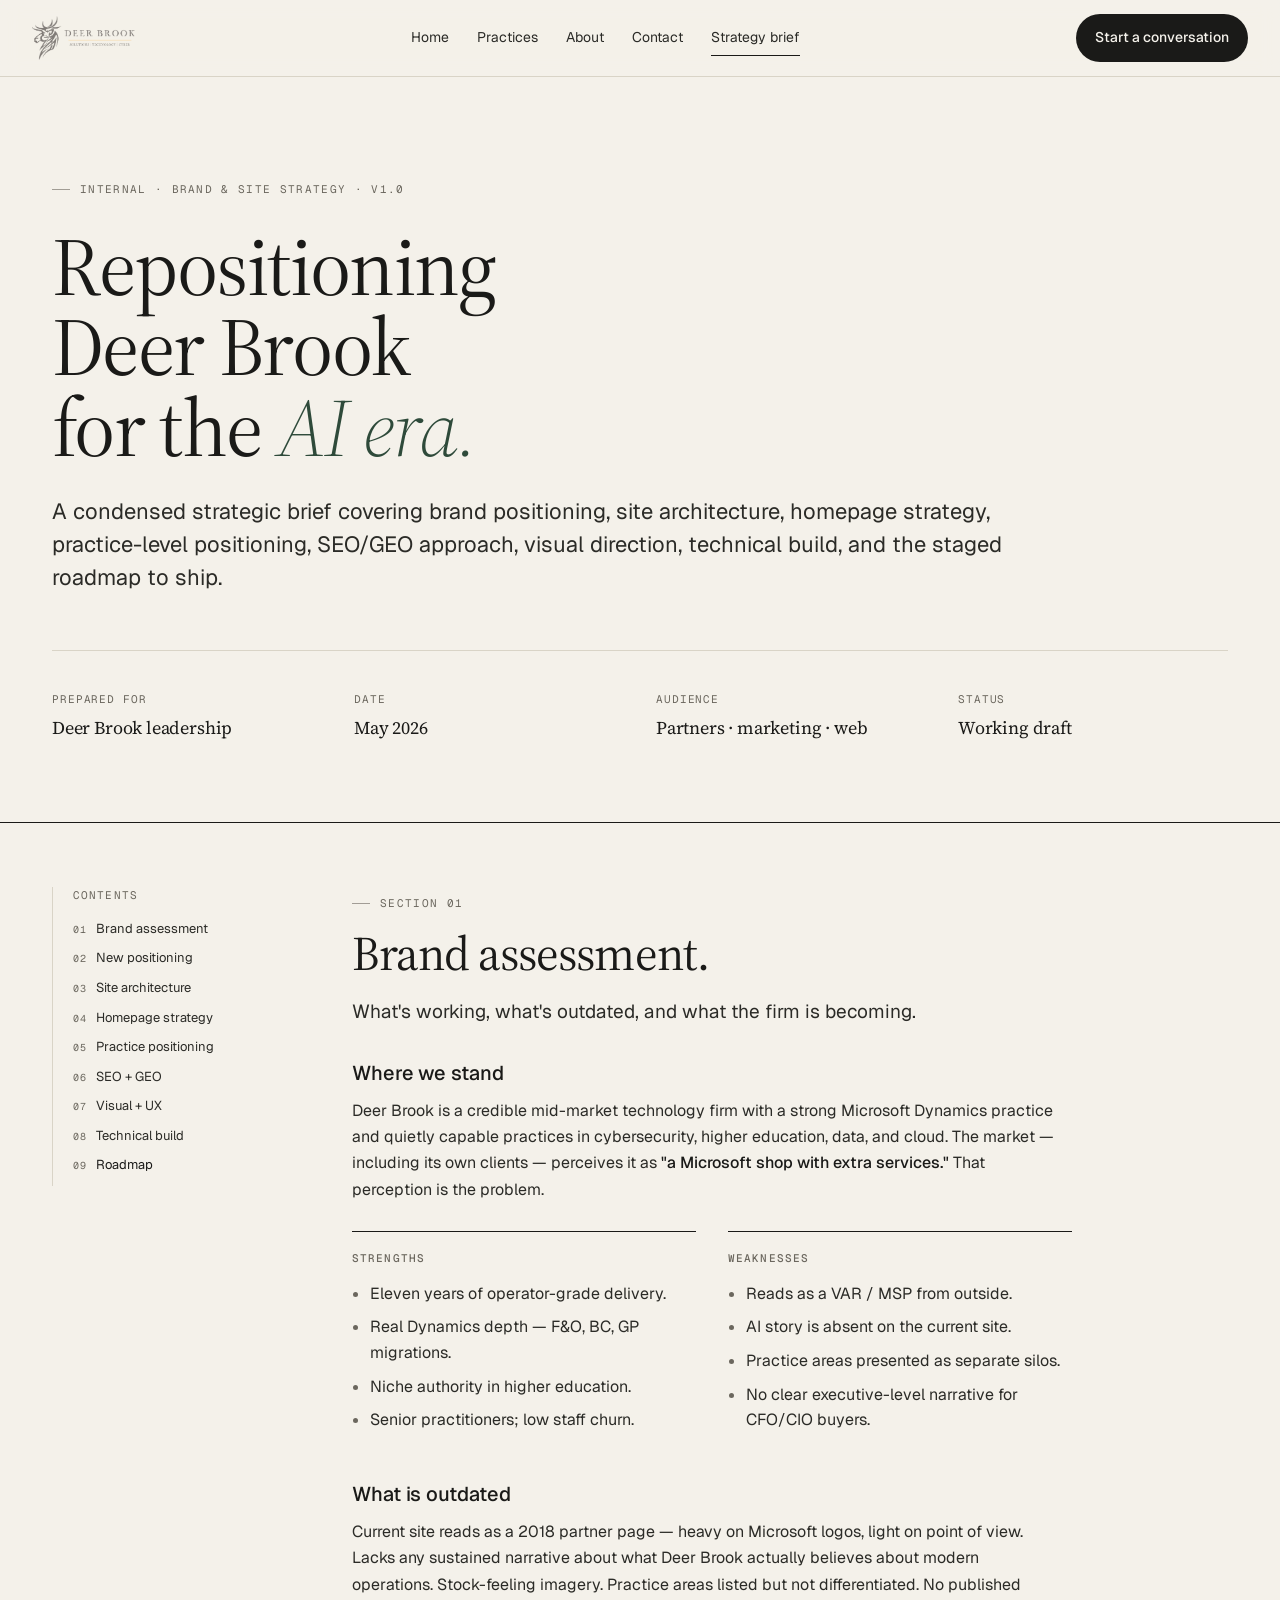
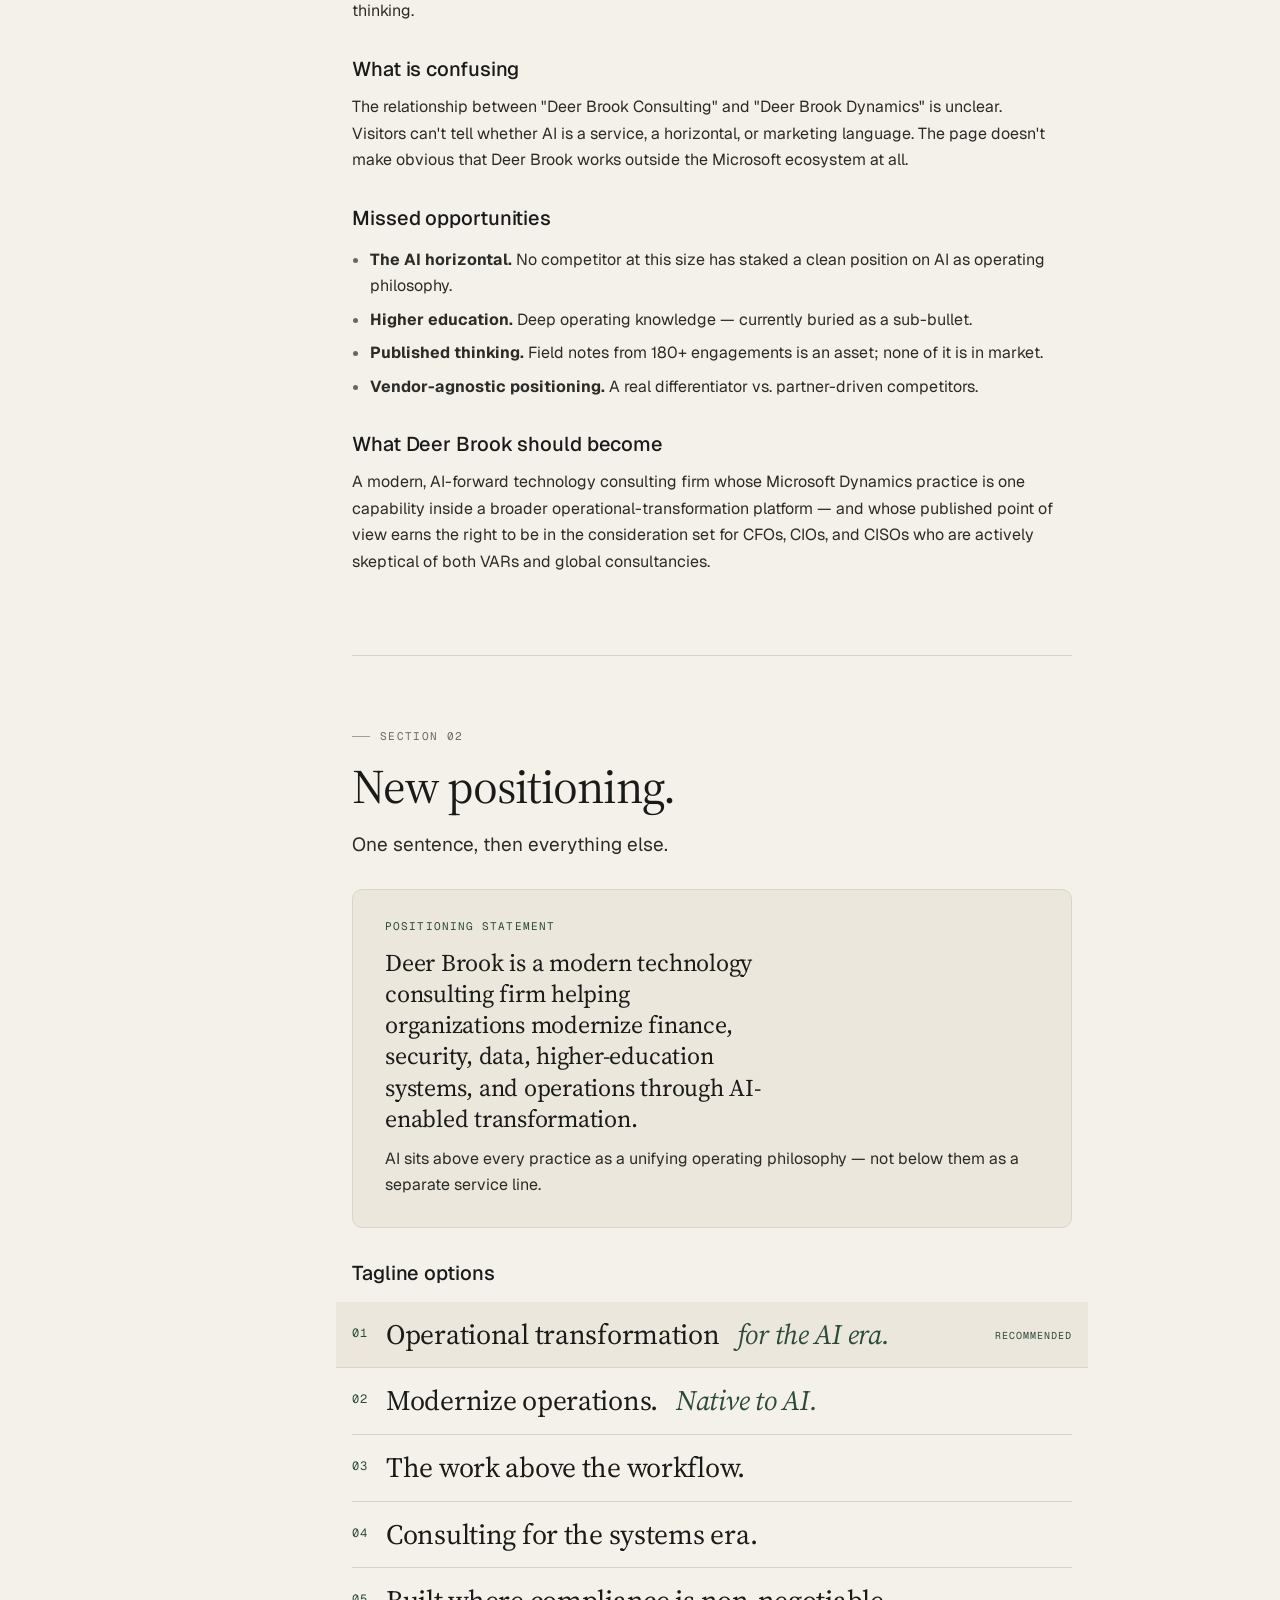
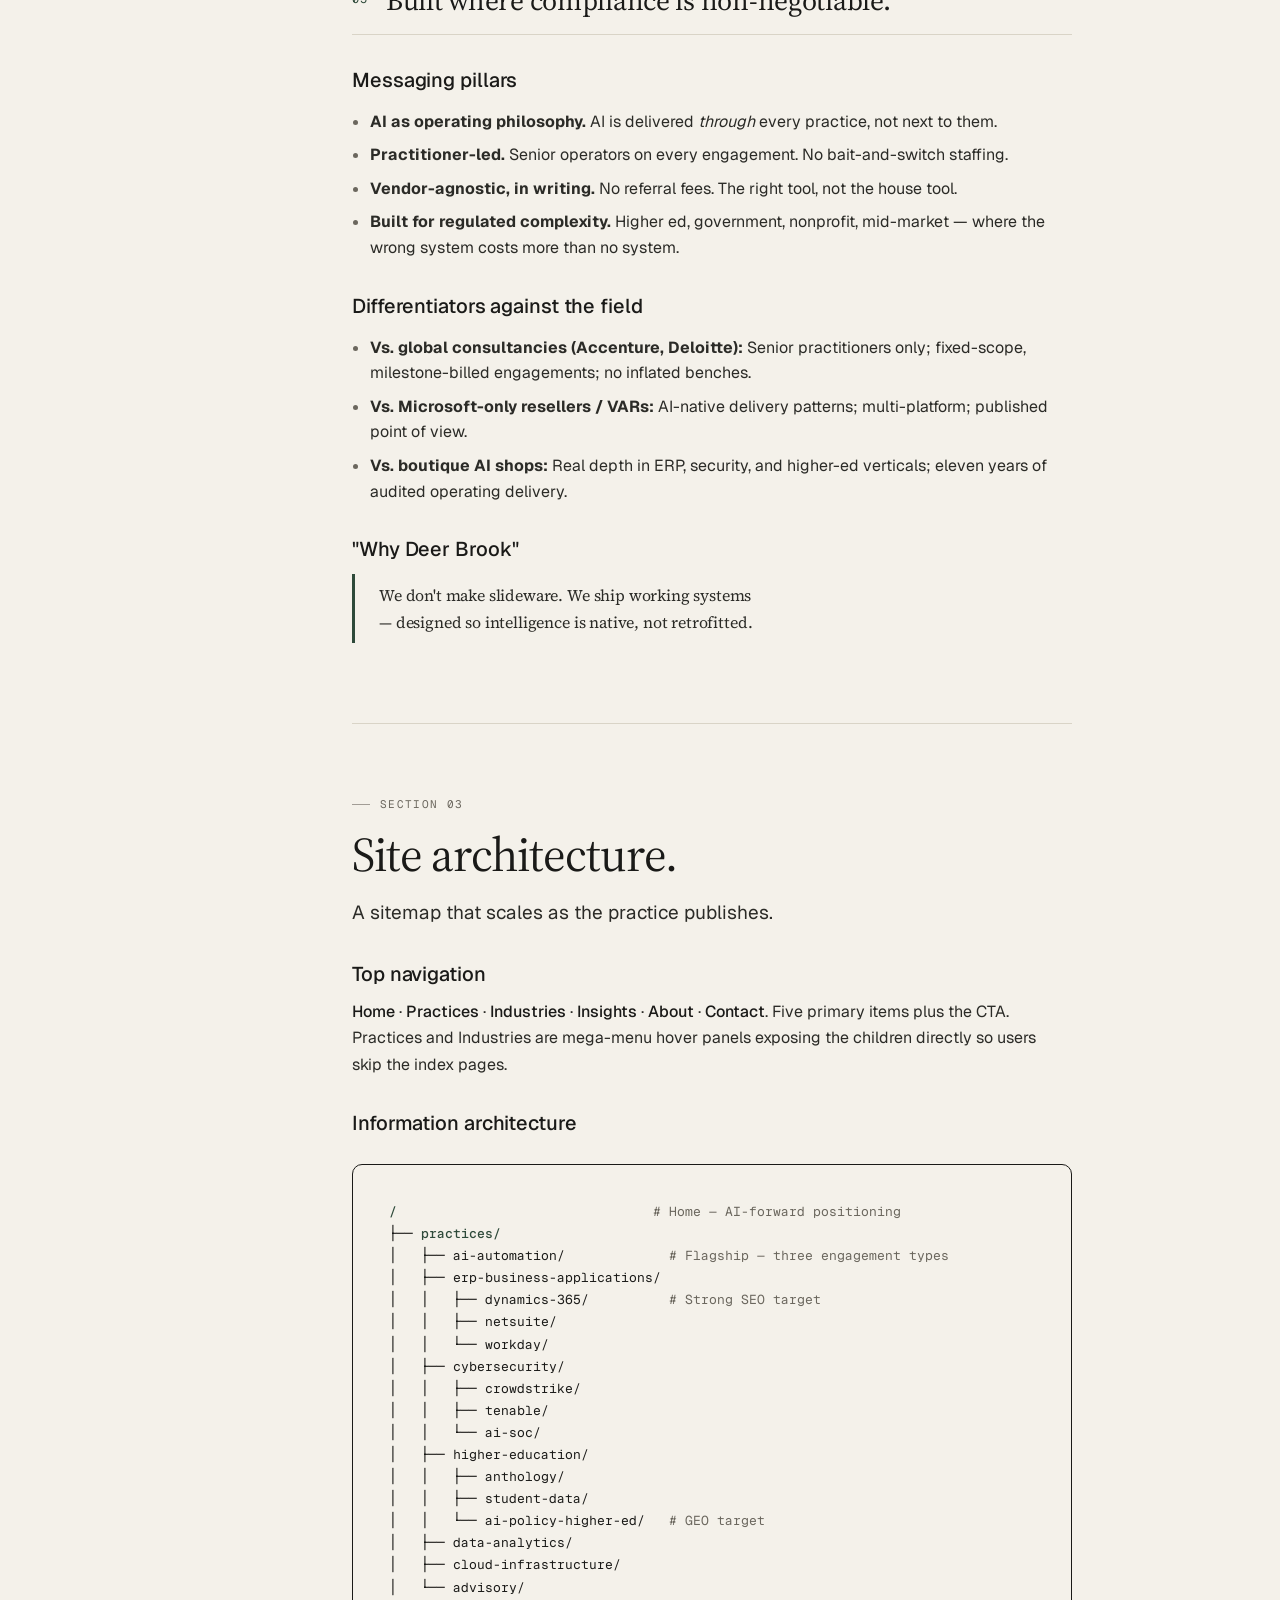
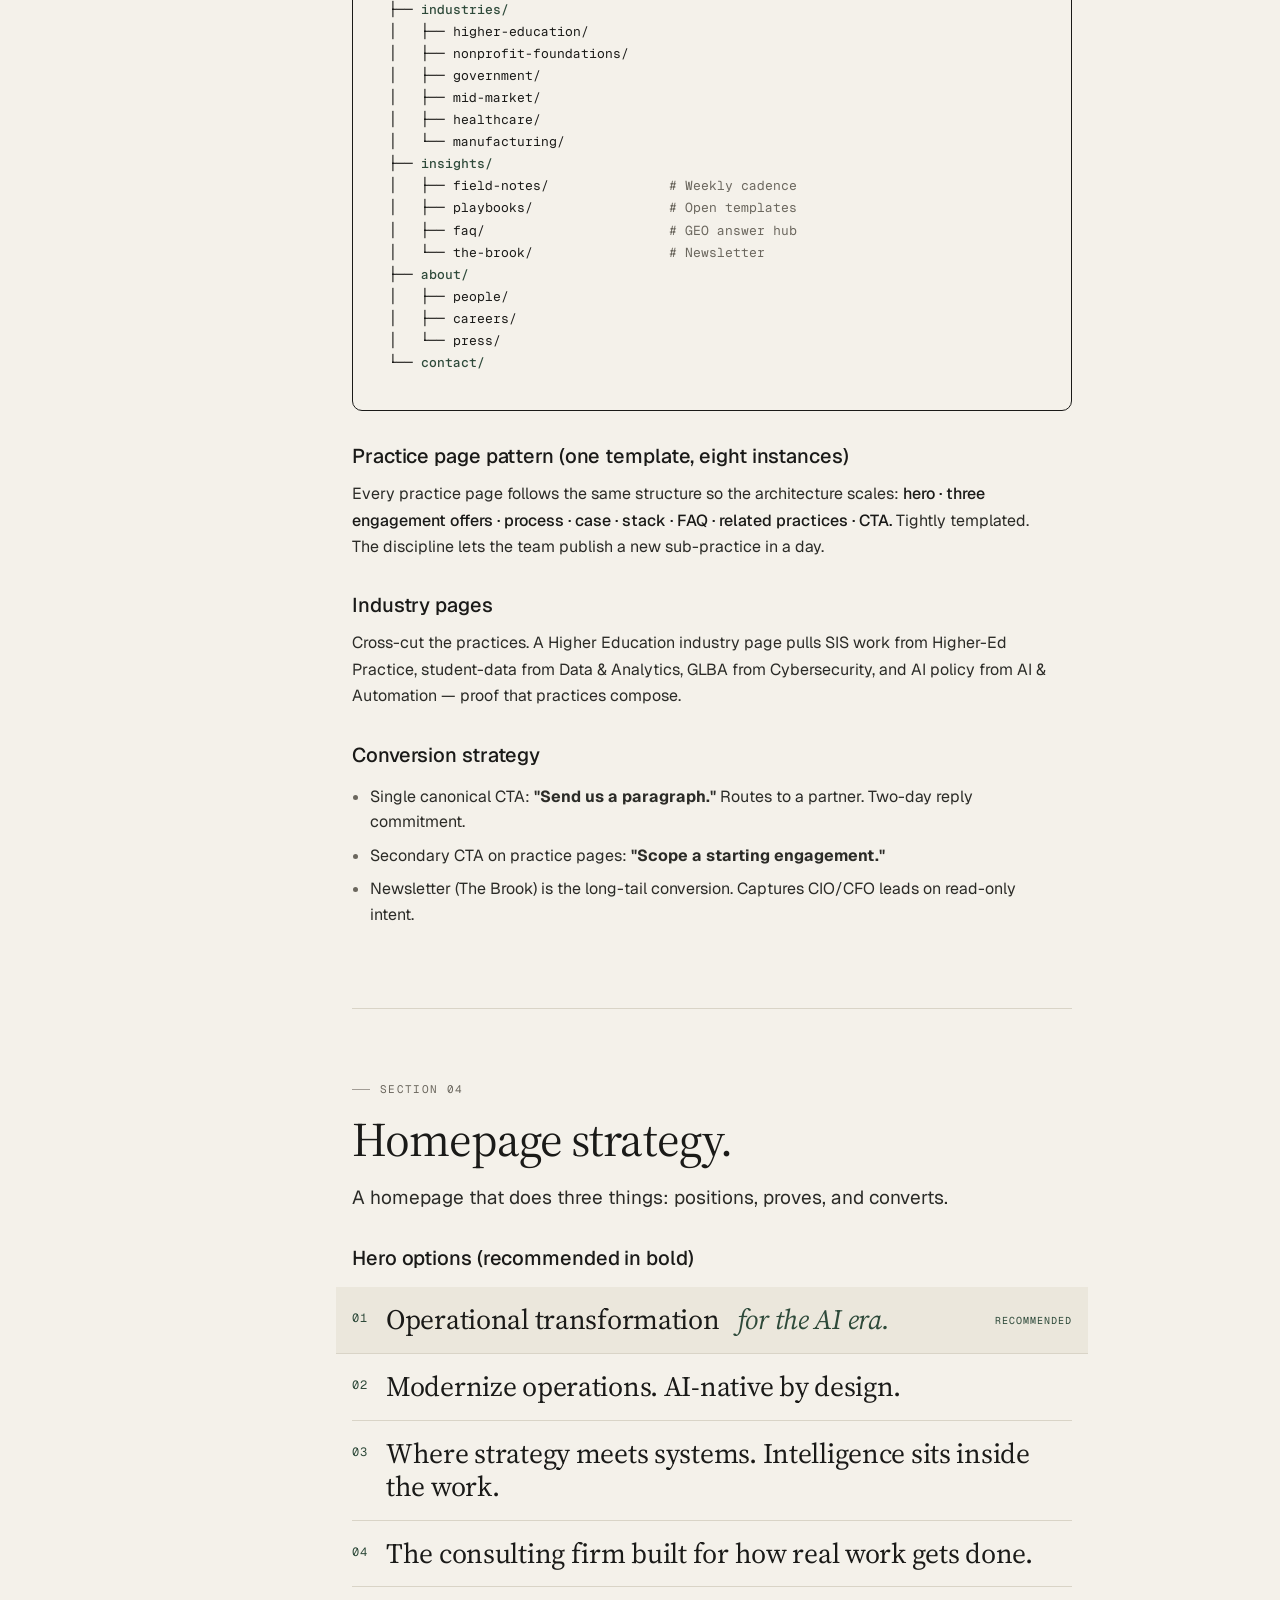
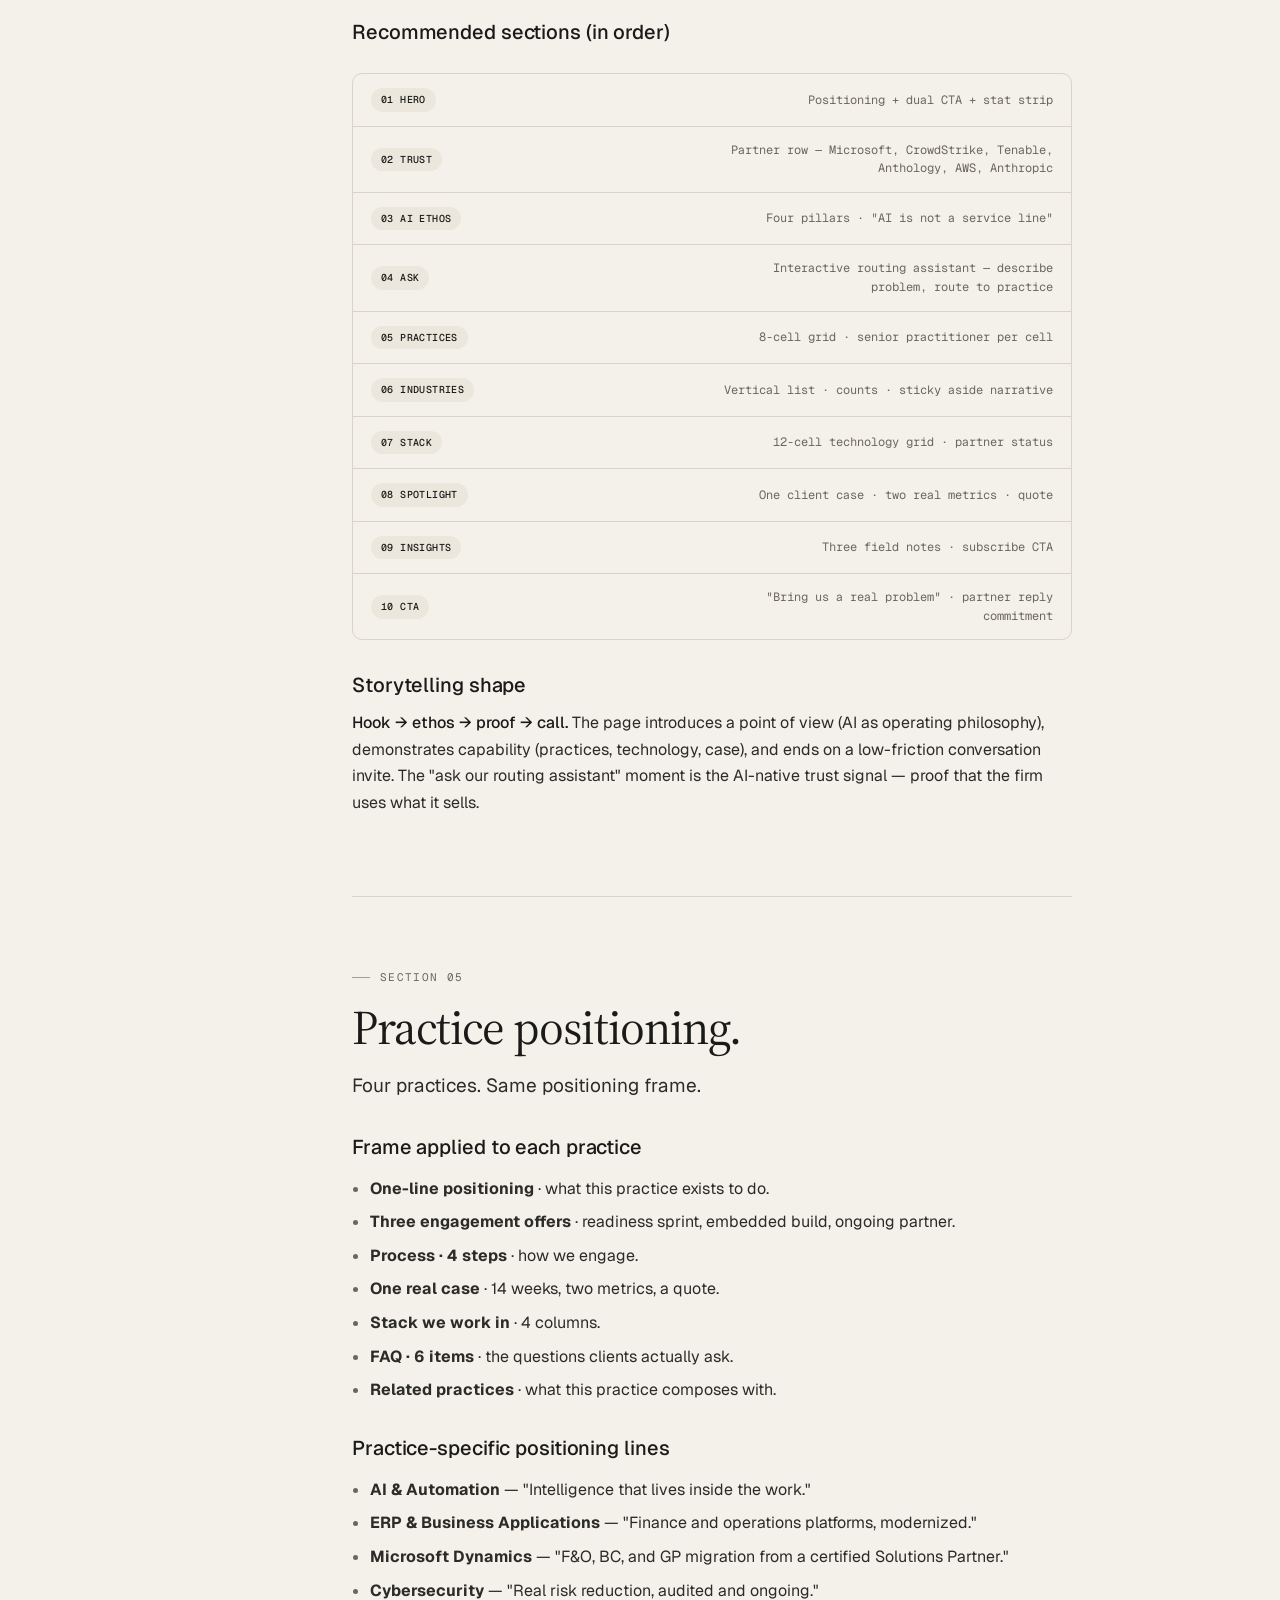
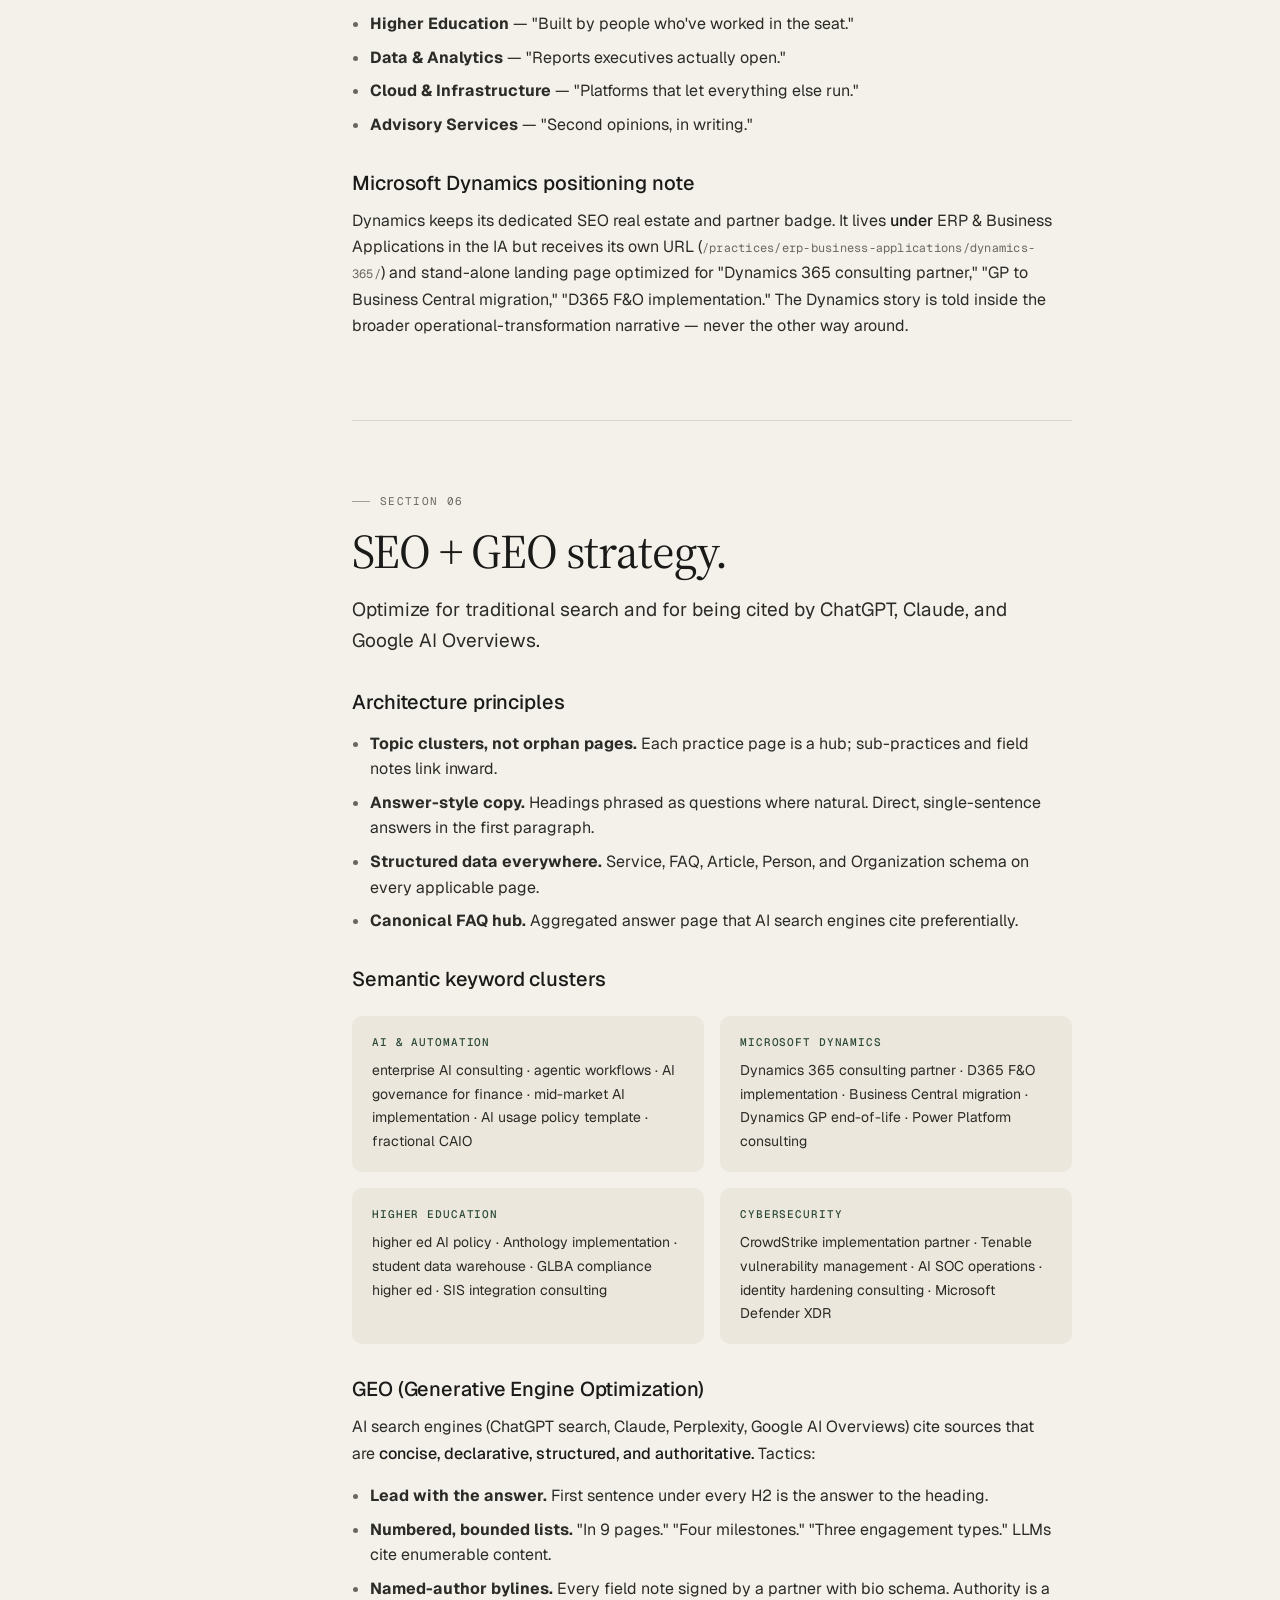
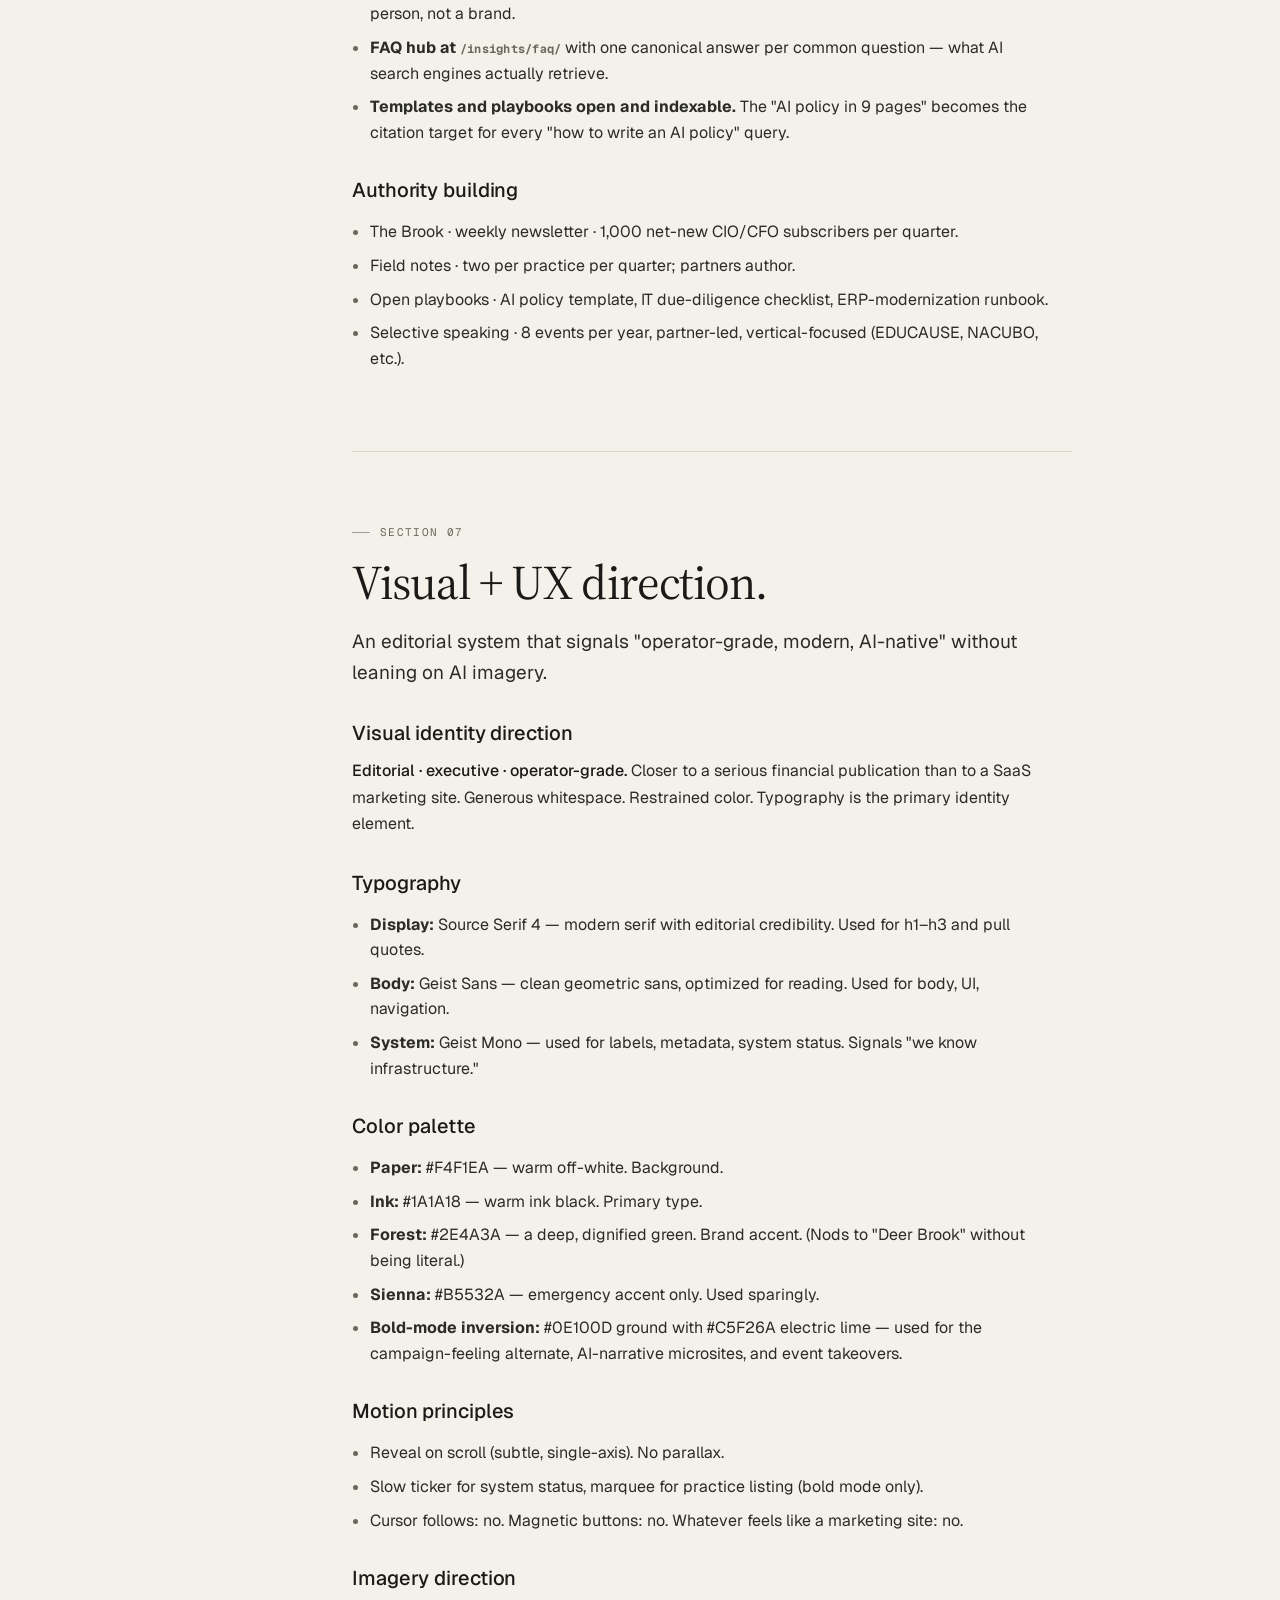
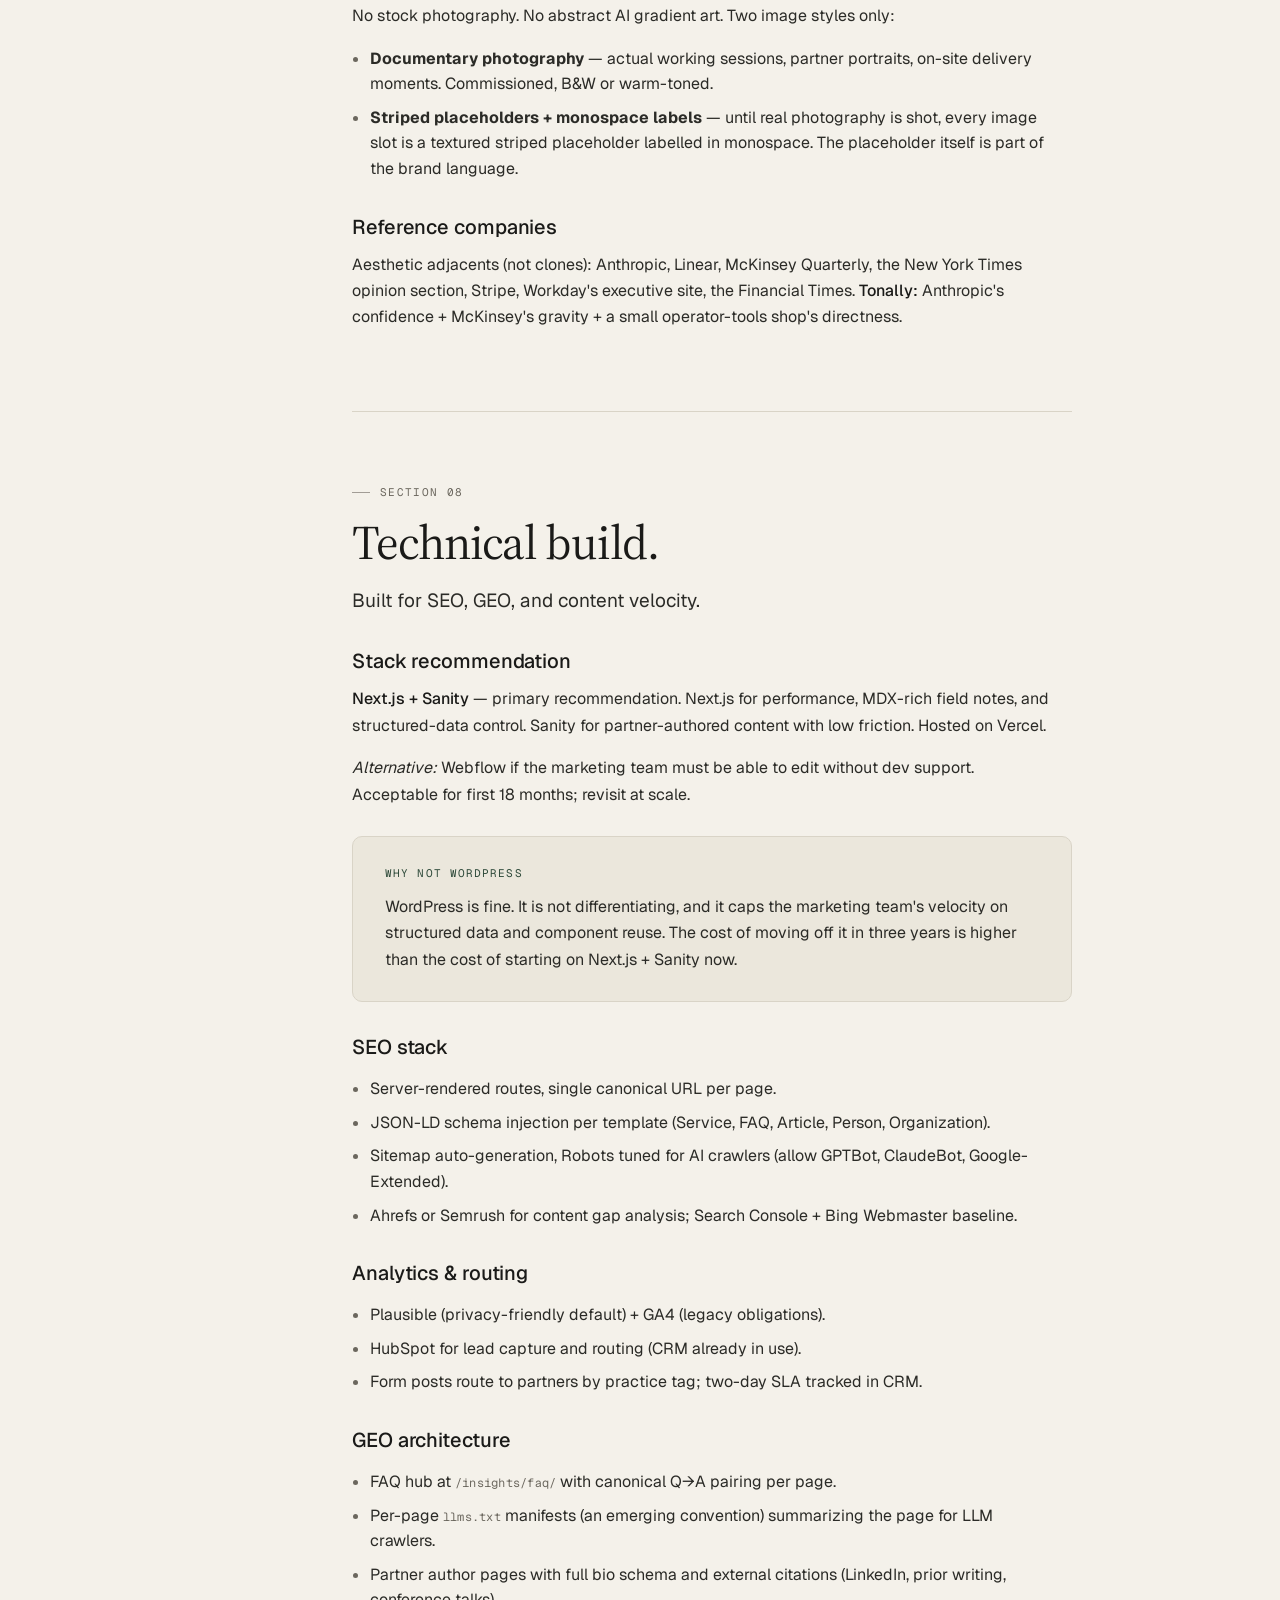
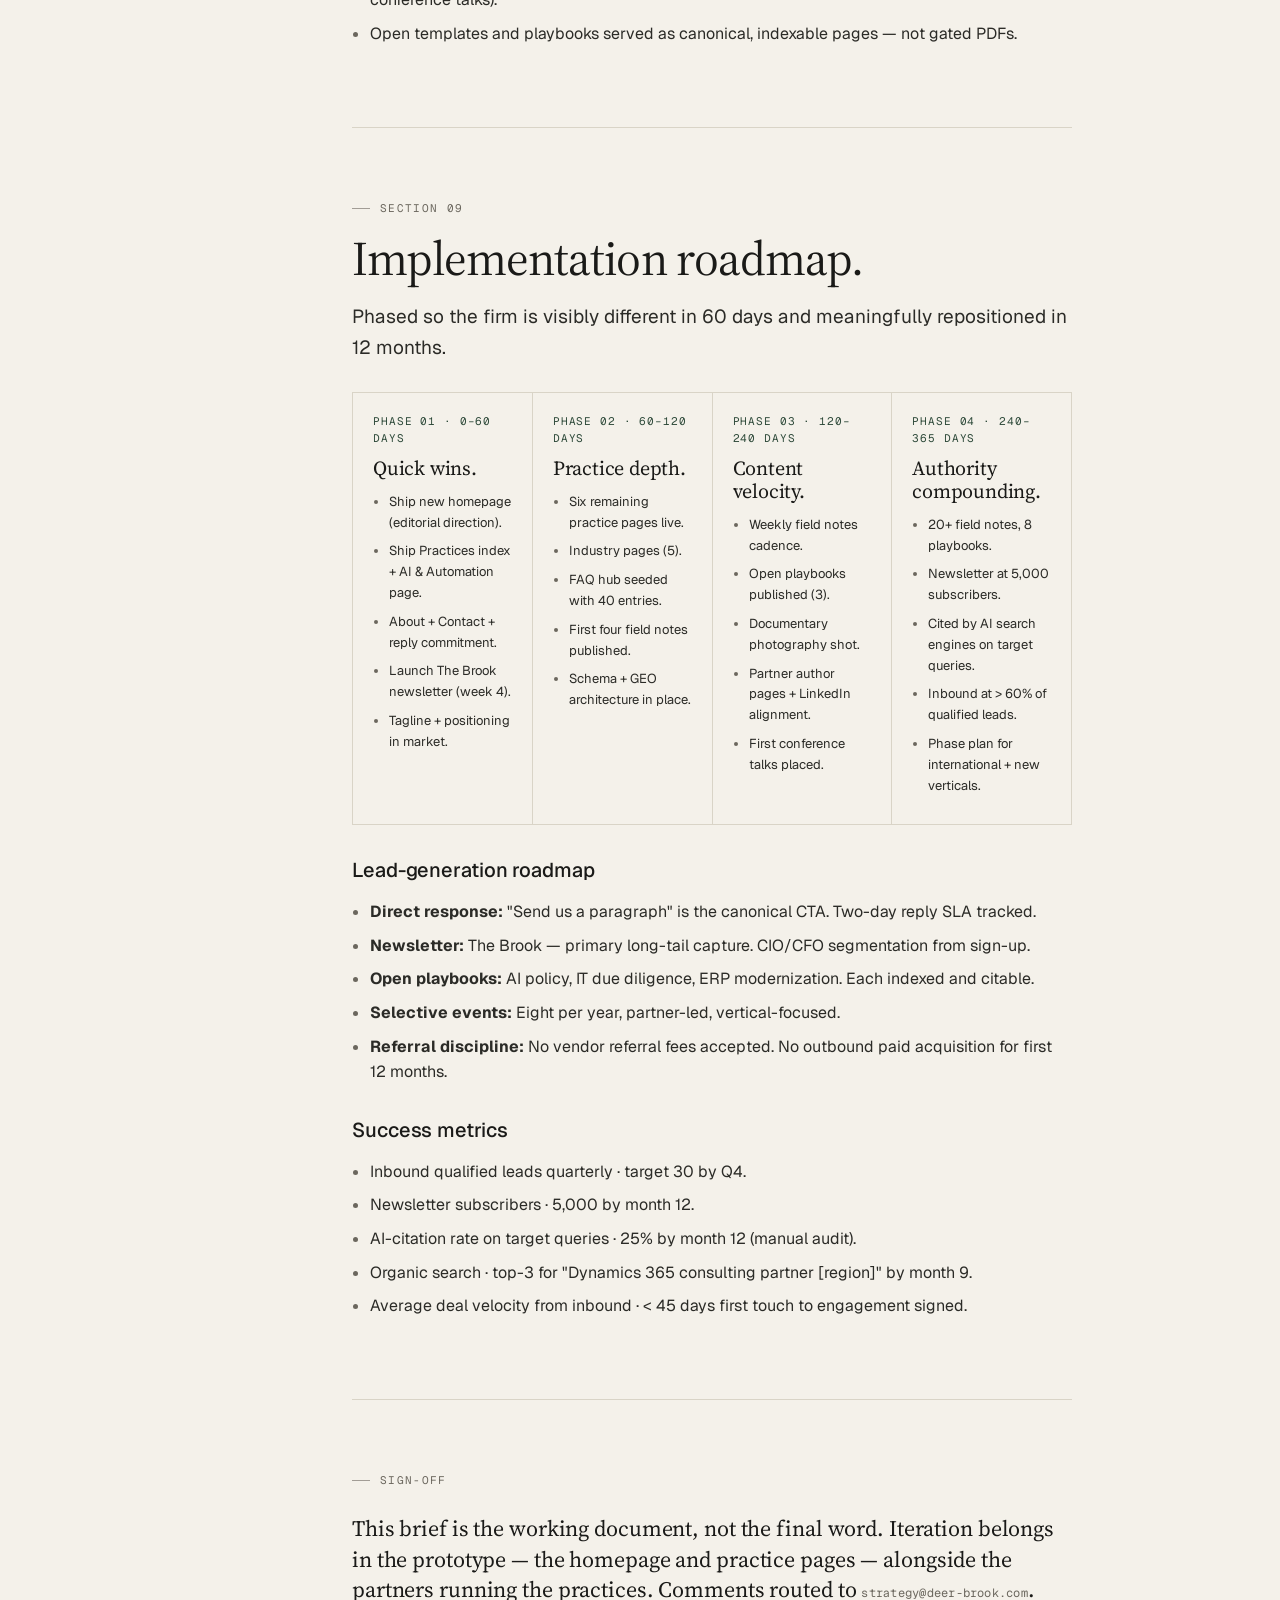
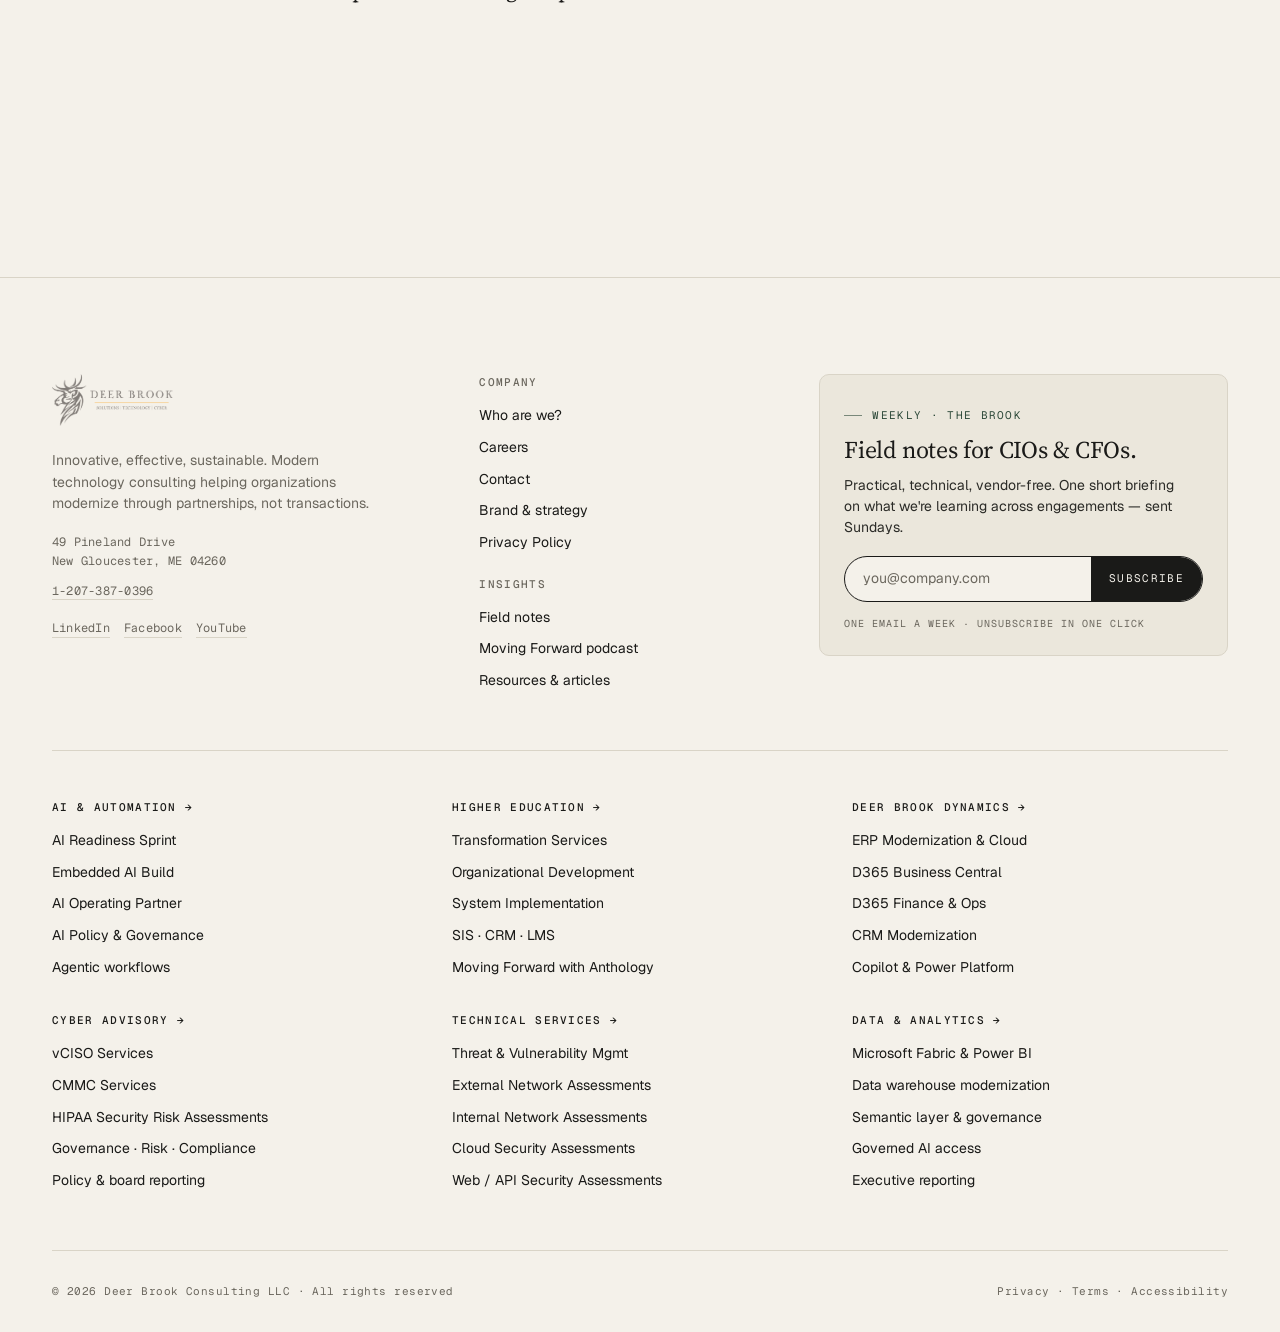
<file: strategy.html>
<!doctype html>
<html lang="en" data-mode="editorial">
<head>
<meta charset="utf-8" />
<meta name="viewport" content="width=device-width, initial-scale=1" />
<title>Deer Brook — Brand &amp; site strategy brief</title>
<link rel="preconnect" href="https://fonts.googleapis.com" />
<link rel="preconnect" href="https://fonts.gstatic.com" crossorigin />
<link href="https://fonts.googleapis.com/css2?family=Source+Serif+4:opsz,wght@8..60,300;8..60,400;8..60,500&family=Geist:wght@300;400;500;600&family=Geist+Mono:wght@400;500&display=swap" rel="stylesheet" />
<link rel="stylesheet" href="brand.css" />
<style>
  body { background: var(--paper); }

  /* Cover */
  .cover {
    padding: 96px 0 80px;
    border-bottom: 1px solid var(--ink);
  }
  .cover-meta {
    display: grid;
    grid-template-columns: repeat(4, 1fr);
    gap: 32px;
    padding-top: 40px;
    border-top: 1px solid var(--rule);
    margin-top: 56px;
    font-family: var(--font-mono);
    font-size: 11px;
    letter-spacing: 0.08em;
    text-transform: uppercase;
    color: var(--muted);
  }
  .cover-meta .v { font-family: var(--font-display); font-size: 18px; letter-spacing: -0.01em; text-transform: none; color: var(--ink); margin-top: 6px; }
  @media (max-width: 720px) { .cover-meta { grid-template-columns: 1fr 1fr; gap: 18px; } }

  .cover h1 {
    font-size: clamp(48px, 6.4vw, 96px);
    line-height: 0.98;
    max-width: 16ch;
  }
  .cover h1 em { color: var(--forest); font-style: italic; font-weight: 300; }
  .cover .lead { font-size: 22px; max-width: 64ch; margin-top: 28px; }

  /* Doc body */
  .doc-shell {
    display: grid;
    grid-template-columns: 220px 1fr;
    gap: 80px;
    padding: 64px 0 96px;
  }
  @media (max-width: 960px) { .doc-shell { grid-template-columns: 1fr; gap: 24px; } }
  .doc-toc {
    position: sticky;
    top: 96px;
    align-self: start;
    padding-left: 20px;
    border-left: 1px solid var(--rule);
  }
  .doc-toc .label { font-family: var(--font-mono); font-size: 11px; color: var(--muted); letter-spacing: 0.1em; text-transform: uppercase; margin-bottom: 16px; }
  .doc-toc ol { list-style: none; padding: 0; margin: 0; counter-reset: t; }
  .doc-toc li { counter-increment: t; margin-bottom: 12px; }
  .doc-toc a {
    font-size: 13px;
    color: var(--ink-2);
    line-height: 1.35;
    display: flex;
    gap: 10px;
    align-items: baseline;
    transition: color 0.15s ease;
  }
  .doc-toc a::before {
    content: counter(t, decimal-leading-zero);
    font-family: var(--font-mono);
    font-size: 10px;
    color: var(--muted);
    letter-spacing: 0.06em;
  }
  .doc-toc a:hover, .doc-toc a.active { color: var(--ink); }
  @media (max-width: 960px) {
    .doc-toc { position: static; border-left: 0; padding-left: 0; }
    .doc-toc ol { display: flex; flex-wrap: wrap; gap: 8px; }
    .doc-toc li { margin: 0; }
    .doc-toc a { padding: 8px 12px; border: 1px solid var(--rule); border-radius: 999px; }
  }

  .doc-body { max-width: 720px; }
  .doc-body section {
    padding: 64px 0;
    border-bottom: 1px solid var(--rule);
  }
  .doc-body section:first-child { padding-top: 0; }
  .doc-body h2 {
    font-size: clamp(32px, 4vw, 48px);
    letter-spacing: -0.02em;
    line-height: 1.05;
    margin: 0 0 18px;
    max-width: 24ch;
  }
  .doc-body h2 em { color: var(--forest); font-style: italic; font-weight: 300; }
  .doc-body h3 {
    font-family: var(--font-sans);
    font-weight: 500;
    font-size: 20px;
    letter-spacing: -0.005em;
    line-height: 1.3;
    margin: 32px 0 12px;
    color: var(--ink);
  }
  .doc-body p { font-size: 16px; line-height: 1.65; color: var(--ink-2); margin: 0 0 16px; max-width: 64ch; }
  .doc-body p strong { color: var(--ink); font-weight: 500; }
  .doc-body ul { font-size: 16px; line-height: 1.6; color: var(--ink-2); padding-left: 18px; max-width: 64ch; }
  .doc-body ul li { margin-bottom: 8px; }
  .doc-body ul li::marker { color: var(--muted); }

  .pullquote {
    font-family: var(--font-display);
    font-size: 28px;
    line-height: 1.25;
    letter-spacing: -0.01em;
    color: var(--ink);
    border-left: 3px solid var(--forest);
    padding: 8px 0 8px 24px;
    margin: 32px 0;
    max-width: 32ch;
    text-wrap: balance;
  }

  .doc-callout {
    background: var(--paper-2);
    border: 1px solid var(--rule);
    border-radius: var(--radius-lg);
    padding: 28px 32px;
    margin: 28px 0;
  }
  .doc-callout .h {
    font-family: var(--font-mono);
    font-size: 11px;
    color: var(--forest);
    letter-spacing: 0.1em;
    text-transform: uppercase;
    margin-bottom: 12px;
  }
  .doc-callout p:last-child { margin-bottom: 0; }

  /* Two-col compare */
  .compare {
    display: grid;
    grid-template-columns: 1fr 1fr;
    gap: 32px;
    margin: 28px 0;
  }
  @media (max-width: 720px) { .compare { grid-template-columns: 1fr; } }
  .compare > div {
    border-top: 1px solid var(--ink);
    padding-top: 20px;
  }
  .compare h4 {
    font-family: var(--font-mono);
    font-size: 11px;
    color: var(--muted);
    letter-spacing: 0.1em;
    text-transform: uppercase;
    margin-bottom: 16px;
  }

  /* Tagline list */
  .taglines { list-style: none !important; padding: 0 !important; max-width: none !important; }
  .taglines li {
    font-family: var(--font-display);
    font-size: 28px;
    letter-spacing: -0.01em;
    line-height: 1.2;
    padding: 16px 0;
    border-bottom: 1px solid var(--rule);
    color: var(--ink);
    display: flex;
    gap: 18px;
  }
  .taglines li::before {
    content: counter(tag, decimal-leading-zero);
    counter-increment: tag;
    font-family: var(--font-mono);
    font-size: 12px;
    color: var(--forest);
    letter-spacing: 0.08em;
    padding-top: 8px;
    flex-shrink: 0;
  }
  .taglines { counter-reset: tag; }
  .taglines li em { font-style: italic; color: var(--forest); }
  .taglines li.recommended { background: var(--paper-2); padding-left: 16px; padding-right: 16px; margin-left: -16px; margin-right: -16px; }
  .taglines li.recommended::after { content: "RECOMMENDED"; font-family: var(--font-mono); font-size: 10px; color: var(--forest); letter-spacing: 0.1em; padding-top: 12px; margin-left: auto; }

  /* Sitemap diagram */
  .sitemap {
    background: var(--paper);
    border: 1px solid var(--ink);
    border-radius: var(--radius-lg);
    padding: 36px;
    margin: 28px 0;
    font-family: var(--font-mono);
    font-size: 13px;
    overflow-x: auto;
  }
  .sitemap pre { margin: 0; color: var(--ink); line-height: 1.7; font-family: inherit; }
  .sitemap .root { color: var(--forest); font-weight: 500; }
  .sitemap .com { color: var(--muted); }

  /* Wireframe block */
  .wireframe {
    border: 1px solid var(--rule);
    border-radius: var(--radius-lg);
    background: var(--paper);
    margin: 28px 0;
    overflow: hidden;
  }
  .wf-row {
    padding: 14px 18px;
    border-bottom: 1px solid var(--rule);
    display: flex;
    justify-content: space-between;
    align-items: center;
    font-family: var(--font-mono);
    font-size: 12px;
    color: var(--ink-2);
  }
  .wf-row:last-child { border-bottom: 0; }
  .wf-row .h {
    background: var(--paper-2);
    padding: 4px 10px;
    border-radius: 999px;
    color: var(--ink);
    font-weight: 500;
    letter-spacing: 0.04em;
    text-transform: uppercase;
    font-size: 10px;
  }
  .wf-row .v { color: var(--muted); text-align: right; max-width: 50%; }

  /* Keyword cluster */
  .kw-cluster {
    display: grid;
    grid-template-columns: 1fr 1fr;
    gap: 16px;
    margin: 24px 0;
  }
  .kw-card {
    background: var(--paper-2);
    border-radius: var(--radius-lg);
    padding: 18px 20px;
  }
  .kw-card h5 {
    font-family: var(--font-mono);
    font-size: 11px;
    color: var(--forest);
    letter-spacing: 0.08em;
    text-transform: uppercase;
    margin-bottom: 8px;
  }
  .kw-card .kw-list {
    font-size: 14px;
    color: var(--ink-2);
    line-height: 1.7;
  }
  @media (max-width: 720px) { .kw-cluster { grid-template-columns: 1fr; } }

  /* Roadmap */
  .roadmap {
    display: grid;
    grid-template-columns: repeat(4, 1fr);
    border-top: 1px solid var(--rule);
    border-left: 1px solid var(--rule);
    margin: 28px 0;
  }
  .roadmap-col {
    border-right: 1px solid var(--rule);
    border-bottom: 1px solid var(--rule);
    padding: 20px;
  }
  .roadmap-col .h { font-family: var(--font-mono); font-size: 11px; color: var(--forest); letter-spacing: 0.08em; text-transform: uppercase; margin-bottom: 10px; }
  .roadmap-col h4 { font-family: var(--font-display); font-weight: 400; font-size: 20px; letter-spacing: -0.01em; margin-bottom: 12px; line-height: 1.15; }
  .roadmap-col ul { font-size: 13px; padding-left: 16px; margin: 0; }
  .roadmap-col li { margin-bottom: 6px; }
  @media (max-width: 800px) { .roadmap { grid-template-columns: 1fr 1fr; } }
  @media (max-width: 480px) { .roadmap { grid-template-columns: 1fr; } }

  /* Mode toggle */
  .mode-toggle { position: fixed; bottom: 20px; right: 20px; z-index: 100; background: var(--paper); border: 1px solid var(--ink); border-radius: 999px; padding: 4px; display: inline-flex; box-shadow: 0 8px 24px rgba(0,0,0,0.08); }
  .mode-toggle button { border: 0; background: transparent; color: var(--ink); font-family: var(--font-mono); font-size: 10px; letter-spacing: 0.12em; text-transform: uppercase; padding: 8px 14px; border-radius: 999px; cursor: pointer; }
  .mode-toggle button.active { background: var(--ink); color: var(--paper); }
</style>
</head>
<body data-screen-label="strategy-brief">

<header class="nav">
  <div class="nav-inner">
    <a href="index.html" class="brand" aria-label="Deer Brook — home"></a>
    <nav class="nav-links">
      <a href="home.html">Home</a>
      <a href="practice.html">Practices</a>
      <a href="about.html">About</a>
      <a href="contact.html">Contact</a>
      <a href="strategy.html" class="active">Strategy brief</a>
    </nav>
    <a href="contact.html" class="btn btn-primary">Start a conversation</a>
  </div>
</header>

<!-- Cover -->
<section class="cover">
  <div class="container">
    <span class="eyebrow">Internal · brand &amp; site strategy · v1.0</span>
    <h1 style="margin-top: 28px;">Repositioning Deer Brook for the <em>AI era.</em></h1>
    <p class="lead">A condensed strategic brief covering brand positioning, site architecture, homepage strategy, practice-level positioning, SEO/GEO approach, visual direction, technical build, and the staged roadmap to ship.</p>
    <div class="cover-meta">
      <div>Prepared for<div class="v">Deer Brook leadership</div></div>
      <div>Date<div class="v">May 2026</div></div>
      <div>Audience<div class="v">Partners · marketing · web</div></div>
      <div>Status<div class="v">Working draft</div></div>
    </div>
  </div>
</section>

<!-- Body -->
<div class="container">
  <div class="doc-shell">
    <aside class="doc-toc">
      <div class="label">Contents</div>
      <ol>
        <li><a href="#s1" class="active">Brand assessment</a></li>
        <li><a href="#s2">New positioning</a></li>
        <li><a href="#s3">Site architecture</a></li>
        <li><a href="#s4">Homepage strategy</a></li>
        <li><a href="#s5">Practice positioning</a></li>
        <li><a href="#s6">SEO + GEO</a></li>
        <li><a href="#s7">Visual + UX</a></li>
        <li><a href="#s8">Technical build</a></li>
        <li><a href="#s9">Roadmap</a></li>
      </ol>
    </aside>

    <article class="doc-body">

      <!-- SECTION 1 -->
      <section id="s1">
        <span class="eyebrow">Section 01</span>
        <h2 style="margin-top: 16px;">Brand assessment.</h2>
        <p class="lead muted" style="font-size: 19px;">What's working, what's outdated, and what the firm is becoming.</p>

        <h3>Where we stand</h3>
        <p>Deer Brook is a credible mid-market technology firm with a strong Microsoft Dynamics practice and quietly capable practices in cybersecurity, higher education, data, and cloud. The market — including its own clients — perceives it as <strong>"a Microsoft shop with extra services."</strong> That perception is the problem.</p>

        <div class="compare">
          <div>
            <h4>Strengths</h4>
            <ul>
              <li>Eleven years of operator-grade delivery.</li>
              <li>Real Dynamics depth — F&amp;O, BC, GP migrations.</li>
              <li>Niche authority in higher education.</li>
              <li>Senior practitioners; low staff churn.</li>
            </ul>
          </div>
          <div>
            <h4>Weaknesses</h4>
            <ul>
              <li>Reads as a VAR / MSP from outside.</li>
              <li>AI story is absent on the current site.</li>
              <li>Practice areas presented as separate silos.</li>
              <li>No clear executive-level narrative for CFO/CIO buyers.</li>
            </ul>
          </div>
        </div>

        <h3>What is outdated</h3>
        <p>Current site reads as a 2018 partner page — heavy on Microsoft logos, light on point of view. Lacks any sustained narrative about what Deer Brook actually believes about modern operations. Stock-feeling imagery. Practice areas listed but not differentiated. No published thinking.</p>

        <h3>What is confusing</h3>
        <p>The relationship between "Deer Brook Consulting" and "Deer Brook Dynamics" is unclear. Visitors can't tell whether AI is a service, a horizontal, or marketing language. The page doesn't make obvious that Deer Brook works outside the Microsoft ecosystem at all.</p>

        <h3>Missed opportunities</h3>
        <ul>
          <li><strong>The AI horizontal.</strong> No competitor at this size has staked a clean position on AI as operating philosophy.</li>
          <li><strong>Higher education.</strong> Deep operating knowledge — currently buried as a sub-bullet.</li>
          <li><strong>Published thinking.</strong> Field notes from 180+ engagements is an asset; none of it is in market.</li>
          <li><strong>Vendor-agnostic positioning.</strong> A real differentiator vs. partner-driven competitors.</li>
        </ul>

        <h3>What Deer Brook should become</h3>
        <p>A modern, AI-forward technology consulting firm whose Microsoft Dynamics practice is one capability inside a broader operational-transformation platform — and whose published point of view earns the right to be in the consideration set for CFOs, CIOs, and CISOs who are actively skeptical of both VARs and global consultancies.</p>
      </section>

      <!-- SECTION 2 -->
      <section id="s2">
        <span class="eyebrow">Section 02</span>
        <h2 style="margin-top: 16px;">New positioning.</h2>
        <p class="lead muted" style="font-size: 19px;">One sentence, then everything else.</p>

        <div class="doc-callout">
          <div class="h">Positioning statement</div>
          <p style="font-family: var(--font-display); font-size: 24px; line-height: 1.3; letter-spacing: -0.01em; color: var(--ink); margin-bottom: 12px; max-width: 32ch;">Deer Brook is a modern technology consulting firm helping organizations modernize finance, security, data, higher-education systems, and operations through AI-enabled transformation.</p>
          <p>AI sits above every practice as a unifying operating philosophy — not below them as a separate service line.</p>
        </div>

        <h3>Tagline options</h3>
        <ol class="taglines">
          <li class="recommended">Operational transformation <em>for the AI era.</em></li>
          <li>Modernize operations. <em>Native to AI.</em></li>
          <li>The work above the workflow.</li>
          <li>Consulting for the systems era.</li>
          <li>Built where compliance is non-negotiable.</li>
        </ol>

        <h3>Messaging pillars</h3>
        <ul>
          <li><strong>AI as operating philosophy.</strong> AI is delivered <em>through</em> every practice, not next to them.</li>
          <li><strong>Practitioner-led.</strong> Senior operators on every engagement. No bait-and-switch staffing.</li>
          <li><strong>Vendor-agnostic, in writing.</strong> No referral fees. The right tool, not the house tool.</li>
          <li><strong>Built for regulated complexity.</strong> Higher ed, government, nonprofit, mid-market — where the wrong system costs more than no system.</li>
        </ul>

        <h3>Differentiators against the field</h3>
        <ul>
          <li><strong>Vs. global consultancies (Accenture, Deloitte):</strong> Senior practitioners only; fixed-scope, milestone-billed engagements; no inflated benches.</li>
          <li><strong>Vs. Microsoft-only resellers / VARs:</strong> AI-native delivery patterns; multi-platform; published point of view.</li>
          <li><strong>Vs. boutique AI shops:</strong> Real depth in ERP, security, and higher-ed verticals; eleven years of audited operating delivery.</li>
        </ul>

        <h3>"Why Deer Brook"</h3>
        <p class="pullquote">We don't make slideware. We ship working systems — designed so intelligence is native, not retrofitted.</p>
      </section>

      <!-- SECTION 3 -->
      <section id="s3">
        <span class="eyebrow">Section 03</span>
        <h2 style="margin-top: 16px;">Site architecture.</h2>
        <p class="lead muted" style="font-size: 19px;">A sitemap that scales as the practice publishes.</p>

        <h3>Top navigation</h3>
        <p><strong>Home</strong> · <strong>Practices</strong> · <strong>Industries</strong> · <strong>Insights</strong> · <strong>About</strong> · <strong>Contact</strong>. Five primary items plus the CTA. Practices and Industries are mega-menu hover panels exposing the children directly so users skip the index pages.</p>

        <h3>Information architecture</h3>
        <div class="sitemap">
<pre><span class="root">/</span>                                <span class="com"># Home — AI-forward positioning</span>
├── <span class="root">practices/</span>
│   ├── ai-automation/             <span class="com"># Flagship — three engagement types</span>
│   ├── erp-business-applications/
│   │   ├── dynamics-365/          <span class="com"># Strong SEO target</span>
│   │   ├── netsuite/
│   │   └── workday/
│   ├── cybersecurity/
│   │   ├── crowdstrike/
│   │   ├── tenable/
│   │   └── ai-soc/
│   ├── higher-education/
│   │   ├── anthology/
│   │   ├── student-data/
│   │   └── ai-policy-higher-ed/   <span class="com"># GEO target</span>
│   ├── data-analytics/
│   ├── cloud-infrastructure/
│   └── advisory/
├── <span class="root">industries/</span>
│   ├── higher-education/
│   ├── nonprofit-foundations/
│   ├── government/
│   ├── mid-market/
│   ├── healthcare/
│   └── manufacturing/
├── <span class="root">insights/</span>
│   ├── field-notes/               <span class="com"># Weekly cadence</span>
│   ├── playbooks/                 <span class="com"># Open templates</span>
│   ├── faq/                       <span class="com"># GEO answer hub</span>
│   └── the-brook/                 <span class="com"># Newsletter</span>
├── <span class="root">about/</span>
│   ├── people/
│   ├── careers/
│   └── press/
└── <span class="root">contact/</span></pre>
        </div>

        <h3>Practice page pattern (one template, eight instances)</h3>
        <p>Every practice page follows the same structure so the architecture scales: <strong>hero · three engagement offers · process · case · stack · FAQ · related practices · CTA.</strong> Tightly templated. The discipline lets the team publish a new sub-practice in a day.</p>

        <h3>Industry pages</h3>
        <p>Cross-cut the practices. A Higher Education industry page pulls SIS work from Higher-Ed Practice, student-data from Data &amp; Analytics, GLBA from Cybersecurity, and AI policy from AI &amp; Automation — proof that practices compose.</p>

        <h3>Conversion strategy</h3>
        <ul>
          <li>Single canonical CTA: <strong>"Send us a paragraph."</strong> Routes to a partner. Two-day reply commitment.</li>
          <li>Secondary CTA on practice pages: <strong>"Scope a starting engagement."</strong></li>
          <li>Newsletter (The Brook) is the long-tail conversion. Captures CIO/CFO leads on read-only intent.</li>
        </ul>
      </section>

      <!-- SECTION 4 -->
      <section id="s4">
        <span class="eyebrow">Section 04</span>
        <h2 style="margin-top: 16px;">Homepage strategy.</h2>
        <p class="lead muted" style="font-size: 19px;">A homepage that does three things: positions, proves, and converts.</p>

        <h3>Hero options (recommended in bold)</h3>
        <ol class="taglines">
          <li class="recommended">Operational transformation <em>for the AI era.</em></li>
          <li>Modernize operations. AI-native by design.</li>
          <li>Where strategy meets systems. Intelligence sits inside the work.</li>
          <li>The consulting firm built for how real work gets done.</li>
        </ol>

        <h3>Recommended sections (in order)</h3>
        <div class="wireframe">
          <div class="wf-row"><span class="h">01 Hero</span><span class="v">Positioning + dual CTA + stat strip</span></div>
          <div class="wf-row"><span class="h">02 Trust</span><span class="v">Partner row — Microsoft, CrowdStrike, Tenable, Anthology, AWS, Anthropic</span></div>
          <div class="wf-row"><span class="h">03 AI ethos</span><span class="v">Four pillars · "AI is not a service line"</span></div>
          <div class="wf-row"><span class="h">04 Ask</span><span class="v">Interactive routing assistant — describe problem, route to practice</span></div>
          <div class="wf-row"><span class="h">05 Practices</span><span class="v">8-cell grid · senior practitioner per cell</span></div>
          <div class="wf-row"><span class="h">06 Industries</span><span class="v">Vertical list · counts · sticky aside narrative</span></div>
          <div class="wf-row"><span class="h">07 Stack</span><span class="v">12-cell technology grid · partner status</span></div>
          <div class="wf-row"><span class="h">08 Spotlight</span><span class="v">One client case · two real metrics · quote</span></div>
          <div class="wf-row"><span class="h">09 Insights</span><span class="v">Three field notes · subscribe CTA</span></div>
          <div class="wf-row"><span class="h">10 CTA</span><span class="v">"Bring us a real problem" · partner reply commitment</span></div>
        </div>

        <h3>Storytelling shape</h3>
        <p><strong>Hook → ethos → proof → call.</strong> The page introduces a point of view (AI as operating philosophy), demonstrates capability (practices, technology, case), and ends on a low-friction conversation invite. The "ask our routing assistant" moment is the AI-native trust signal — proof that the firm uses what it sells.</p>
      </section>

      <!-- SECTION 5 -->
      <section id="s5">
        <span class="eyebrow">Section 05</span>
        <h2 style="margin-top: 16px;">Practice positioning.</h2>
        <p class="lead muted" style="font-size: 19px;">Four practices. Same positioning frame.</p>

        <h3>Frame applied to each practice</h3>
        <ul>
          <li><strong>One-line positioning</strong> · what this practice exists to do.</li>
          <li><strong>Three engagement offers</strong> · readiness sprint, embedded build, ongoing partner.</li>
          <li><strong>Process · 4 steps</strong> · how we engage.</li>
          <li><strong>One real case</strong> · 14 weeks, two metrics, a quote.</li>
          <li><strong>Stack we work in</strong> · 4 columns.</li>
          <li><strong>FAQ · 6 items</strong> · the questions clients actually ask.</li>
          <li><strong>Related practices</strong> · what this practice composes with.</li>
        </ul>

        <h3>Practice-specific positioning lines</h3>
        <ul>
          <li><strong>AI &amp; Automation</strong> — "Intelligence that lives inside the work."</li>
          <li><strong>ERP &amp; Business Applications</strong> — "Finance and operations platforms, modernized."</li>
          <li><strong>Microsoft Dynamics</strong> — "F&amp;O, BC, and GP migration from a certified Solutions Partner."</li>
          <li><strong>Cybersecurity</strong> — "Real risk reduction, audited and ongoing."</li>
          <li><strong>Higher Education</strong> — "Built by people who've worked in the seat."</li>
          <li><strong>Data &amp; Analytics</strong> — "Reports executives actually open."</li>
          <li><strong>Cloud &amp; Infrastructure</strong> — "Platforms that let everything else run."</li>
          <li><strong>Advisory Services</strong> — "Second opinions, in writing."</li>
        </ul>

        <h3>Microsoft Dynamics positioning note</h3>
        <p>Dynamics keeps its dedicated SEO real estate and partner badge. It lives <strong>under</strong> ERP &amp; Business Applications in the IA but receives its own URL (<span class="mono">/practices/erp-business-applications/dynamics-365/</span>) and stand-alone landing page optimized for "Dynamics 365 consulting partner," "GP to Business Central migration," "D365 F&amp;O implementation." The Dynamics story is told inside the broader operational-transformation narrative — never the other way around.</p>
      </section>

      <!-- SECTION 6 -->
      <section id="s6">
        <span class="eyebrow">Section 06</span>
        <h2 style="margin-top: 16px;">SEO + GEO strategy.</h2>
        <p class="lead muted" style="font-size: 19px;">Optimize for traditional search and for being cited by ChatGPT, Claude, and Google AI Overviews.</p>

        <h3>Architecture principles</h3>
        <ul>
          <li><strong>Topic clusters, not orphan pages.</strong> Each practice page is a hub; sub-practices and field notes link inward.</li>
          <li><strong>Answer-style copy.</strong> Headings phrased as questions where natural. Direct, single-sentence answers in the first paragraph.</li>
          <li><strong>Structured data everywhere.</strong> Service, FAQ, Article, Person, and Organization schema on every applicable page.</li>
          <li><strong>Canonical FAQ hub.</strong> Aggregated answer page that AI search engines cite preferentially.</li>
        </ul>

        <h3>Semantic keyword clusters</h3>
        <div class="kw-cluster">
          <div class="kw-card">
            <h5>AI &amp; Automation</h5>
            <div class="kw-list">enterprise AI consulting · agentic workflows · AI governance for finance · mid-market AI implementation · AI usage policy template · fractional CAIO</div>
          </div>
          <div class="kw-card">
            <h5>Microsoft Dynamics</h5>
            <div class="kw-list">Dynamics 365 consulting partner · D365 F&amp;O implementation · Business Central migration · Dynamics GP end-of-life · Power Platform consulting</div>
          </div>
          <div class="kw-card">
            <h5>Higher Education</h5>
            <div class="kw-list">higher ed AI policy · Anthology implementation · student data warehouse · GLBA compliance higher ed · SIS integration consulting</div>
          </div>
          <div class="kw-card">
            <h5>Cybersecurity</h5>
            <div class="kw-list">CrowdStrike implementation partner · Tenable vulnerability management · AI SOC operations · identity hardening consulting · Microsoft Defender XDR</div>
          </div>
        </div>

        <h3>GEO (Generative Engine Optimization)</h3>
        <p>AI search engines (ChatGPT search, Claude, Perplexity, Google AI Overviews) cite sources that are <strong>concise, declarative, structured, and authoritative.</strong> Tactics:</p>
        <ul>
          <li><strong>Lead with the answer.</strong> First sentence under every H2 is the answer to the heading.</li>
          <li><strong>Numbered, bounded lists.</strong> "In 9 pages." "Four milestones." "Three engagement types." LLMs cite enumerable content.</li>
          <li><strong>Named-author bylines.</strong> Every field note signed by a partner with bio schema. Authority is a person, not a brand.</li>
          <li><strong>FAQ hub at <span class="mono">/insights/faq/</span></strong> with one canonical answer per common question — what AI search engines actually retrieve.</li>
          <li><strong>Templates and playbooks open and indexable.</strong> The "AI policy in 9 pages" becomes the citation target for every "how to write an AI policy" query.</li>
        </ul>

        <h3>Authority building</h3>
        <ul>
          <li>The Brook · weekly newsletter · 1,000 net-new CIO/CFO subscribers per quarter.</li>
          <li>Field notes · two per practice per quarter; partners author.</li>
          <li>Open playbooks · AI policy template, IT due-diligence checklist, ERP-modernization runbook.</li>
          <li>Selective speaking · 8 events per year, partner-led, vertical-focused (EDUCAUSE, NACUBO, etc.).</li>
        </ul>
      </section>

      <!-- SECTION 7 -->
      <section id="s7">
        <span class="eyebrow">Section 07</span>
        <h2 style="margin-top: 16px;">Visual + UX direction.</h2>
        <p class="lead muted" style="font-size: 19px;">An editorial system that signals "operator-grade, modern, AI-native" without leaning on AI imagery.</p>

        <h3>Visual identity direction</h3>
        <p><strong>Editorial · executive · operator-grade.</strong> Closer to a serious financial publication than to a SaaS marketing site. Generous whitespace. Restrained color. Typography is the primary identity element.</p>

        <h3>Typography</h3>
        <ul>
          <li><strong>Display:</strong> Source Serif 4 — modern serif with editorial credibility. Used for h1–h3 and pull quotes.</li>
          <li><strong>Body:</strong> Geist Sans — clean geometric sans, optimized for reading. Used for body, UI, navigation.</li>
          <li><strong>System:</strong> Geist Mono — used for labels, metadata, system status. Signals "we know infrastructure."</li>
        </ul>

        <h3>Color palette</h3>
        <ul>
          <li><strong>Paper:</strong> #F4F1EA — warm off-white. Background.</li>
          <li><strong>Ink:</strong> #1A1A18 — warm ink black. Primary type.</li>
          <li><strong>Forest:</strong> #2E4A3A — a deep, dignified green. Brand accent. (Nods to "Deer Brook" without being literal.)</li>
          <li><strong>Sienna:</strong> #B5532A — emergency accent only. Used sparingly.</li>
          <li><strong>Bold-mode inversion:</strong> #0E100D ground with #C5F26A electric lime — used for the campaign-feeling alternate, AI-narrative microsites, and event takeovers.</li>
        </ul>

        <h3>Motion principles</h3>
        <ul>
          <li>Reveal on scroll (subtle, single-axis). No parallax.</li>
          <li>Slow ticker for system status, marquee for practice listing (bold mode only).</li>
          <li>Cursor follows: no. Magnetic buttons: no. Whatever feels like a marketing site: no.</li>
        </ul>

        <h3>Imagery direction</h3>
        <p>No stock photography. No abstract AI gradient art. Two image styles only:</p>
        <ul>
          <li><strong>Documentary photography</strong> — actual working sessions, partner portraits, on-site delivery moments. Commissioned, B&amp;W or warm-toned.</li>
          <li><strong>Striped placeholders + monospace labels</strong> — until real photography is shot, every image slot is a textured striped placeholder labelled in monospace. The placeholder itself is part of the brand language.</li>
        </ul>

        <h3>Reference companies</h3>
        <p>Aesthetic adjacents (not clones): Anthropic, Linear, McKinsey Quarterly, the New York Times opinion section, Stripe, Workday's executive site, the Financial Times. <strong>Tonally:</strong> Anthropic's confidence + McKinsey's gravity + a small operator-tools shop's directness.</p>
      </section>

      <!-- SECTION 8 -->
      <section id="s8">
        <span class="eyebrow">Section 08</span>
        <h2 style="margin-top: 16px;">Technical build.</h2>
        <p class="lead muted" style="font-size: 19px;">Built for SEO, GEO, and content velocity.</p>

        <h3>Stack recommendation</h3>
        <p><strong>Next.js + Sanity</strong> — primary recommendation. Next.js for performance, MDX-rich field notes, and structured-data control. Sanity for partner-authored content with low friction. Hosted on Vercel.</p>
        <p><em>Alternative:</em> Webflow if the marketing team must be able to edit without dev support. Acceptable for first 18 months; revisit at scale.</p>

        <div class="doc-callout">
          <div class="h">Why not WordPress</div>
          <p>WordPress is fine. It is not differentiating, and it caps the marketing team's velocity on structured data and component reuse. The cost of moving off it in three years is higher than the cost of starting on Next.js + Sanity now.</p>
        </div>

        <h3>SEO stack</h3>
        <ul>
          <li>Server-rendered routes, single canonical URL per page.</li>
          <li>JSON-LD schema injection per template (Service, FAQ, Article, Person, Organization).</li>
          <li>Sitemap auto-generation, Robots tuned for AI crawlers (allow GPTBot, ClaudeBot, Google-Extended).</li>
          <li>Ahrefs or Semrush for content gap analysis; Search Console + Bing Webmaster baseline.</li>
        </ul>

        <h3>Analytics &amp; routing</h3>
        <ul>
          <li>Plausible (privacy-friendly default) + GA4 (legacy obligations).</li>
          <li>HubSpot for lead capture and routing (CRM already in use).</li>
          <li>Form posts route to partners by practice tag; two-day SLA tracked in CRM.</li>
        </ul>

        <h3>GEO architecture</h3>
        <ul>
          <li>FAQ hub at <span class="mono">/insights/faq/</span> with canonical Q→A pairing per page.</li>
          <li>Per-page <span class="mono">llms.txt</span> manifests (an emerging convention) summarizing the page for LLM crawlers.</li>
          <li>Partner author pages with full bio schema and external citations (LinkedIn, prior writing, conference talks).</li>
          <li>Open templates and playbooks served as canonical, indexable pages — not gated PDFs.</li>
        </ul>
      </section>

      <!-- SECTION 9 -->
      <section id="s9">
        <span class="eyebrow">Section 09</span>
        <h2 style="margin-top: 16px;">Implementation roadmap.</h2>
        <p class="lead muted" style="font-size: 19px;">Phased so the firm is visibly different in 60 days and meaningfully repositioned in 12 months.</p>

        <div class="roadmap">
          <div class="roadmap-col">
            <div class="h">Phase 01 · 0–60 days</div>
            <h4>Quick wins.</h4>
            <ul>
              <li>Ship new homepage (editorial direction).</li>
              <li>Ship Practices index + AI &amp; Automation page.</li>
              <li>About + Contact + reply commitment.</li>
              <li>Launch The Brook newsletter (week 4).</li>
              <li>Tagline + positioning in market.</li>
            </ul>
          </div>
          <div class="roadmap-col">
            <div class="h">Phase 02 · 60–120 days</div>
            <h4>Practice depth.</h4>
            <ul>
              <li>Six remaining practice pages live.</li>
              <li>Industry pages (5).</li>
              <li>FAQ hub seeded with 40 entries.</li>
              <li>First four field notes published.</li>
              <li>Schema + GEO architecture in place.</li>
            </ul>
          </div>
          <div class="roadmap-col">
            <div class="h">Phase 03 · 120–240 days</div>
            <h4>Content velocity.</h4>
            <ul>
              <li>Weekly field notes cadence.</li>
              <li>Open playbooks published (3).</li>
              <li>Documentary photography shot.</li>
              <li>Partner author pages + LinkedIn alignment.</li>
              <li>First conference talks placed.</li>
            </ul>
          </div>
          <div class="roadmap-col">
            <div class="h">Phase 04 · 240–365 days</div>
            <h4>Authority compounding.</h4>
            <ul>
              <li>20+ field notes, 8 playbooks.</li>
              <li>Newsletter at 5,000 subscribers.</li>
              <li>Cited by AI search engines on target queries.</li>
              <li>Inbound at &gt; 60% of qualified leads.</li>
              <li>Phase plan for international + new verticals.</li>
            </ul>
          </div>
        </div>

        <h3>Lead-generation roadmap</h3>
        <ul>
          <li><strong>Direct response:</strong> "Send us a paragraph" is the canonical CTA. Two-day reply SLA tracked.</li>
          <li><strong>Newsletter:</strong> The Brook — primary long-tail capture. CIO/CFO segmentation from sign-up.</li>
          <li><strong>Open playbooks:</strong> AI policy, IT due diligence, ERP modernization. Each indexed and citable.</li>
          <li><strong>Selective events:</strong> Eight per year, partner-led, vertical-focused.</li>
          <li><strong>Referral discipline:</strong> No vendor referral fees accepted. No outbound paid acquisition for first 12 months.</li>
        </ul>

        <h3>Success metrics</h3>
        <ul>
          <li>Inbound qualified leads quarterly · target 30 by Q4.</li>
          <li>Newsletter subscribers · 5,000 by month 12.</li>
          <li>AI-citation rate on target queries · 25% by month 12 (manual audit).</li>
          <li>Organic search · top-3 for "Dynamics 365 consulting partner [region]" by month 9.</li>
          <li>Average deal velocity from inbound · &lt; 45 days first touch to engagement signed.</li>
        </ul>
      </section>

      <!-- Sign off -->
      <section style="border-bottom: 0;">
        <span class="eyebrow">Sign-off</span>
        <p style="margin-top: 24px; font-family: var(--font-display); font-size: 22px; line-height: 1.4; letter-spacing: -0.005em; color: var(--ink);">This brief is the working document, not the final word. Iteration belongs in the prototype — the homepage and practice pages — alongside the partners running the practices. Comments routed to <span class="mono">strategy@deer-brook.com</span>.</p>
      </section>

    </article>
  </div>
</div>

<footer class="footer">
  <div class="container">
    <div class="footer-meta">
      <div class="footer-brand">
        <a href="index.html" class="brand" aria-label="Deer Brook — home"></a>
        <p class="muted" style="font-size: 14px; max-width: 36ch; margin-top: 16px;">Innovative, effective, sustainable. Modern technology consulting helping organizations modernize through partnerships, not transactions.</p>
        <p class="mono" style="margin-top: 18px;">49 Pineland Drive<br />New Gloucester, ME 04260</p>
        <p class="mono" style="margin-top: 6px;"><a href="tel:+12073870396" style="border-bottom: 1px solid var(--rule);">1-207-387-0396</a></p>
        <div style="display: flex; gap: 14px; margin-top: 18px;" class="mono">
          <a href="https://www.linkedin.com/company/deerbrookcyber" target="_blank" rel="noopener" style="border-bottom: 1px solid var(--rule);">LinkedIn</a>
          <a href="https://www.facebook.com/deerbrookcyber" target="_blank" rel="noopener" style="border-bottom: 1px solid var(--rule);">Facebook</a>
          <a href="https://www.youtube.com/@deerbrookcyber" target="_blank" rel="noopener" style="border-bottom: 1px solid var(--rule);">YouTube</a>
        </div>
      </div>
      <div class="footer-actions">
        <h6>Company</h6>
        <ul>
          <li><a href="about.html">Who are we?</a></li>
          <li><a href="about.html#careers">Careers</a></li>
          <li><a href="contact.html">Contact</a></li>
          <li><a href="strategy.html">Brand &amp; strategy</a></li>
          <li><a href="#">Privacy Policy</a></li>
        </ul>
        <h6 style="margin-top: 22px;">Insights</h6>
        <ul>
          <li><a href="#">Field notes</a></li>
          <li><a href="#">Moving Forward podcast</a></li>
          <li><a href="#">Resources &amp; articles</a></li>
        </ul>
      </div>
      <div class="footer-newsletter" id="brook-signup">
        <span class="eyebrow">Weekly · The Brook</span>
        <h5>Field notes for CIOs &amp; CFOs.</h5>
        <p>Practical, technical, vendor-free. One short briefing on what we're learning across engagements — sent Sundays.</p>
        <form onsubmit="event.preventDefault(); this.closest('.footer-newsletter').classList.add('subscribed'); this.querySelector('button').textContent='Subscribed \u2713';">
          <input type="email" required placeholder="you@company.com" aria-label="Email address" />
          <button type="submit">Subscribe</button>
        </form>
        <div class="meta">One email a week · unsubscribe in one click</div>
      </div>
    </div>

    <div class="footer-services six">
      <div class="footer-svc">
        <h6><a href="practice.html">AI &amp; Automation →</a></h6>
        <ul>
          <li><a href="practice.html">AI Readiness Sprint</a></li>
          <li><a href="practice.html">Embedded AI Build</a></li>
          <li><a href="practice.html">AI Operating Partner</a></li>
          <li><a href="practice.html">AI Policy &amp; Governance</a></li>
          <li><a href="practice.html">Agentic workflows</a></li>
        </ul>
      </div>
      <div class="footer-svc">
        <h6><a href="practice-higher-ed.html">Higher Education →</a></h6>
        <ul>
          <li><a href="practice-higher-ed.html">Transformation Services</a></li>
          <li><a href="practice-higher-ed.html">Organizational Development</a></li>
          <li><a href="practice-higher-ed.html">System Implementation</a></li>
          <li><a href="practice-higher-ed.html">SIS · CRM · LMS</a></li>
          <li><a href="practice-higher-ed.html">Moving Forward with Anthology</a></li>
        </ul>
      </div>
      <div class="footer-svc">
        <h6><a href="practice-dynamics.html">Deer Brook Dynamics →</a></h6>
        <ul>
          <li><a href="practice-dynamics.html">ERP Modernization &amp; Cloud</a></li>
          <li><a href="practice-dynamics.html">D365 Business Central</a></li>
          <li><a href="practice-dynamics.html">D365 Finance &amp; Ops</a></li>
          <li><a href="practice-dynamics.html">CRM Modernization</a></li>
          <li><a href="practice-dynamics.html">Copilot &amp; Power Platform</a></li>
        </ul>
      </div>
      <div class="footer-svc">
        <h6><a href="practice-cyber.html">Cyber Advisory →</a></h6>
        <ul>
          <li><a href="practice-cyber.html">vCISO Services</a></li>
          <li><a href="practice-cyber.html">CMMC Services</a></li>
          <li><a href="practice-cyber.html">HIPAA Security Risk Assessments</a></li>
          <li><a href="practice-cyber.html">Governance · Risk · Compliance</a></li>
          <li><a href="practice-cyber.html">Policy &amp; board reporting</a></li>
        </ul>
      </div>
      <div class="footer-svc">
        <h6><a href="practice-technical.html">Technical Services →</a></h6>
        <ul>
          <li><a href="practice-technical.html">Threat &amp; Vulnerability Mgmt</a></li>
          <li><a href="practice-technical.html">External Network Assessments</a></li>
          <li><a href="practice-technical.html">Internal Network Assessments</a></li>
          <li><a href="practice-technical.html">Cloud Security Assessments</a></li>
          <li><a href="practice-technical.html">Web / API Security Assessments</a></li>
        </ul>
      </div>
      <div class="footer-svc">
        <h6><a href="practice-data.html">Data &amp; Analytics →</a></h6>
        <ul>
          <li><a href="practice-data.html">Microsoft Fabric &amp; Power BI</a></li>
          <li><a href="practice-data.html">Data warehouse modernization</a></li>
          <li><a href="practice-data.html">Semantic layer &amp; governance</a></li>
          <li><a href="practice-data.html">Governed AI access</a></li>
          <li><a href="practice-data.html">Executive reporting</a></li>
        </ul>
      </div>
    </div>

    <div class="footer-legal">
      <span>© 2026 Deer Brook Consulting LLC · All rights reserved</span>
      <span>Privacy · Terms · Accessibility</span>
    </div>
  </div>
</footer>

<script src="brand.js"></script>
<script>
  // TOC active state
  const sections = document.querySelectorAll('.doc-body section[id]');
  const tocLinks = document.querySelectorAll('.doc-toc a');
  const obs = new IntersectionObserver((entries) => {
    entries.forEach((e) => {
      if (e.isIntersecting) {
        const id = e.target.id;
        tocLinks.forEach(a => a.classList.toggle('active', a.getAttribute('href') === '#' + id));
      }
    });
  }, { rootMargin: '-40% 0px -50% 0px' });
  sections.forEach(s => obs.observe(s));
</script>
</body>
</html>
</file>
<file: brand.css>
/* Deer Brook — Brand System v1
   Editorial direction tokens. Bold direction overrides scoped under [data-mode="bold"]. */

:root {
  /* Editorial palette — warm paper + ink + forest */
  --paper: #F4F1EA;
  --paper-2: #EBE7DC;
  --paper-3: #DFD9CA;
  --ink: #1A1A18;
  --ink-2: #2B2B27;
  --muted: #6B675E;
  --rule: #D9D4C7;
  --forest: #2E4A3A;
  --forest-2: #3C5E48;
  --sienna: #B5532A;
  --signal: #2E4A3A;

  /* Type */
  --font-display: "Source Serif 4", "Source Serif Pro", Georgia, serif;
  --font-sans: "Geist", "Helvetica Neue", system-ui, sans-serif;
  --font-mono: "Geist Mono", "JetBrains Mono", ui-monospace, monospace;

  /* Scale */
  --t-eyebrow: 11px;
  --t-body: 16px;
  --t-lead: 19px;
  --t-h6: 14px;
  --t-h5: 20px;
  --t-h4: 28px;
  --t-h3: 40px;
  --t-h2: 56px;
  --t-h1: 88px;

  /* Spacing */
  --s-1: 4px;
  --s-2: 8px;
  --s-3: 12px;
  --s-4: 16px;
  --s-5: 24px;
  --s-6: 32px;
  --s-7: 48px;
  --s-8: 64px;
  --s-9: 96px;
  --s-10: 128px;

  /* Layout */
  --container: 1240px;
  --gutter: 32px;

  --radius: 4px;
  --radius-lg: 10px;
}

/* Bold direction overrides */
[data-mode="bold"] {
  --paper: #0E100D;
  --paper-2: #161915;
  --paper-3: #20231E;
  --ink: #EDE9DD;
  --ink-2: #C9C5B8;
  --muted: #8A8779;
  --rule: #2A2D27;
  --forest: #C5F26A;
  --forest-2: #A8D653;
  --sienna: #FF8754;
  --signal: #C5F26A;
}

/* Reset-ish */
*, *::before, *::after { box-sizing: border-box; }
html, body { margin: 0; padding: 0; }
body {
  font-family: var(--font-sans);
  font-size: var(--t-body);
  line-height: 1.55;
  color: var(--ink);
  background: var(--paper);
  -webkit-font-smoothing: antialiased;
  text-rendering: optimizeLegibility;
  font-feature-settings: "ss01", "cv11";
}

img, svg { display: block; max-width: 100%; }
a { color: inherit; text-decoration: none; }
button { font: inherit; cursor: pointer; }

/* Type primitives */
.display, h1, h2, h3 {
  font-family: var(--font-display);
  font-weight: 400;
  letter-spacing: -0.02em;
  line-height: 1.04;
  text-wrap: balance;
  color: var(--ink);
  margin: 0;
}
h1 { font-size: clamp(48px, 7.4vw, var(--t-h1)); }
h2 { font-size: clamp(36px, 5vw, var(--t-h2)); }
h3 { font-size: clamp(28px, 3.4vw, var(--t-h3)); }
h4 { font-family: var(--font-sans); font-weight: 500; font-size: var(--t-h4); letter-spacing: -0.015em; line-height: 1.15; margin: 0; }
h5 { font-family: var(--font-sans); font-weight: 500; font-size: var(--t-h5); margin: 0; }
h6 { font-family: var(--font-sans); font-weight: 500; font-size: var(--t-h6); margin: 0; }

p { margin: 0 0 1em; }
p.lead { font-size: var(--t-lead); line-height: 1.5; color: var(--ink-2); text-wrap: pretty; max-width: 56ch; }

.eyebrow {
  font-family: var(--font-mono);
  font-size: var(--t-eyebrow);
  letter-spacing: 0.12em;
  text-transform: uppercase;
  color: var(--muted);
  display: inline-flex;
  align-items: center;
  gap: 10px;
}
.eyebrow::before {
  content: "";
  width: 18px;
  height: 1px;
  background: currentColor;
  opacity: 0.6;
}

.mono { font-family: var(--font-mono); font-size: 12px; letter-spacing: 0.02em; color: var(--muted); }

/* Layout */
.container {
  max-width: var(--container);
  margin: 0 auto;
  padding: 0 var(--gutter);
}
.container-wide { max-width: 1440px; margin: 0 auto; padding: 0 var(--gutter); }

section { padding: var(--s-10) 0; }
section.tight { padding: var(--s-9) 0; }
section.compact { padding: var(--s-8) 0; }

hr.rule { border: 0; border-top: 1px solid var(--rule); margin: 0; }

/* Nav */
.nav {
  position: sticky;
  top: 0;
  z-index: 50;
  background: color-mix(in oklab, var(--paper), transparent 8%);
  backdrop-filter: saturate(140%) blur(10px);
  -webkit-backdrop-filter: saturate(140%) blur(10px);
  border-bottom: 1px solid var(--rule);
}
.nav-inner {
  display: flex;
  align-items: center;
  justify-content: space-between;
  height: 64px;
  max-width: 1440px;
  margin: 0 auto;
  padding: 0 var(--gutter);
}
.brand {
  display: inline-flex;
  align-items: center;
  gap: 10px;
  font-family: var(--font-display);
  font-size: 20px;
  letter-spacing: -0.01em;
}
.brand .mark {
  width: 22px; height: 22px;
  display: inline-block;
}
/* Real logo treatment — when present, hide the text label and show the lockup */
.brand img.logo {
  height: 44px;
  width: auto;
  display: block;
}
.brand img.logo + .wordmark { display: none; }
[data-mode="bold"] .brand img.logo.for-light { display: none; }
[data-mode="bold"] .brand img.logo.for-dark { display: block; }
.brand img.logo.for-dark { display: none; }
.brand img.logo.for-light { display: block; }
.nav .brand { gap: 0; }
.nav-inner { height: 76px; }
.footer .brand img.logo { height: 52px; }
.nav-links {
  display: flex;
  gap: 28px;
  align-items: center;
}
.nav-links a {
  font-size: 14px;
  color: var(--ink-2);
  position: relative;
  padding: 6px 0;
}
.nav-links a:hover { color: var(--ink); }
.nav-links a.active::after {
  content: "";
  position: absolute;
  left: 0; right: 0; bottom: -1px;
  height: 1px;
  background: var(--ink);
}

/* Buttons */
.btn {
  display: inline-flex;
  align-items: center;
  gap: 10px;
  padding: 12px 18px;
  font-size: 14px;
  font-weight: 500;
  border-radius: 999px;
  border: 1px solid transparent;
  transition: background 0.18s ease, color 0.18s ease, border-color 0.18s ease, transform 0.18s ease;
  white-space: nowrap;
}
.btn-primary {
  background: var(--ink);
  color: var(--paper);
}
.btn-primary:hover { background: var(--forest); }
[data-mode="bold"] .btn-primary { background: var(--forest); color: var(--paper); }
[data-mode="bold"] .btn-primary:hover { background: var(--forest-2); }

.btn-ghost {
  background: transparent;
  color: var(--ink);
  border-color: var(--rule);
}
.btn-ghost:hover { border-color: var(--ink); }

.btn-link {
  padding: 0;
  background: transparent;
  color: var(--ink);
  border-radius: 0;
  border-bottom: 1px solid var(--ink);
  padding-bottom: 2px;
}
.btn-link:hover { color: var(--forest); border-color: var(--forest); }

.arrow { transition: transform 0.2s ease; }
.btn:hover .arrow, a:hover .arrow { transform: translateX(3px); }

/* Cards / surfaces */
.card {
  background: var(--paper);
  border: 1px solid var(--rule);
  border-radius: var(--radius-lg);
  padding: 28px;
  transition: border-color 0.2s ease, transform 0.2s ease;
}
.card:hover { border-color: var(--ink); }

[data-mode="bold"] .card { background: var(--paper-2); }
[data-mode="bold"] .card:hover { border-color: var(--forest); }

/* Tag chips */
.chip {
  display: inline-flex;
  align-items: center;
  gap: 6px;
  padding: 4px 10px;
  border: 1px solid var(--rule);
  border-radius: 999px;
  font-family: var(--font-mono);
  font-size: 11px;
  letter-spacing: 0.04em;
  color: var(--muted);
}

/* Section label header */
.section-head {
  display: grid;
  grid-template-columns: 1fr 2fr;
  gap: var(--s-7);
  align-items: end;
  margin-bottom: var(--s-7);
}
@media (max-width: 720px) { .section-head { grid-template-columns: 1fr; gap: var(--s-4); } }

/* Footer */
.footer {
  background: var(--paper);
  border-top: 1px solid var(--rule);
  padding: var(--s-9) 0 var(--s-6);
  margin-top: var(--s-9);
}
.footer-grid {
  display: grid;
  grid-template-columns: 1.5fr 1fr 1fr 1fr;
  gap: var(--s-7);
}

/* Two-row footer: brand + actions + newsletter, then services-by-practice */
.footer-meta {
  display: grid;
  grid-template-columns: 1.3fr 1fr 1.4fr;
  gap: var(--s-7);
  padding-bottom: var(--s-7);
  border-bottom: 1px solid var(--rule);
  margin-bottom: var(--s-7);
}
.footer-actions {
  display: block;
  align-content: start;
}
.footer-services {
  display: grid;
  grid-template-columns: repeat(4, 1fr);
  gap: var(--s-5);
}
.footer-services.six {
  grid-template-columns: repeat(3, 1fr);
}
.footer-svc h6 a {
  color: var(--ink);
  display: block;
  margin-bottom: 14px;
  transition: color 0.15s ease;
}
.footer-svc h6 a:hover { color: var(--forest); }

/* The Brook — newsletter card */
.footer-newsletter {
  border: 1px solid var(--rule);
  border-radius: var(--radius-lg);
  padding: 24px;
  background: var(--paper-2);
  align-self: start;
}
.footer-newsletter .eyebrow { color: var(--forest); }
.footer-newsletter h5 {
  font-family: var(--font-display);
  font-weight: 400;
  font-size: 24px;
  letter-spacing: -0.015em;
  line-height: 1.2;
  margin: 12px 0 10px;
  color: var(--ink);
}
.footer-newsletter p {
  font-size: 14px;
  color: var(--ink-2);
  line-height: 1.5;
  margin: 0 0 18px;
  max-width: 38ch;
}
.footer-newsletter form {
  display: flex;
  align-items: stretch;
  border: 1px solid var(--ink);
  border-radius: 999px;
  overflow: hidden;
  background: var(--paper);
  transition: border-color 0.15s ease;
}
.footer-newsletter form:focus-within { border-color: var(--forest); }
.footer-newsletter input {
  flex: 1;
  border: 0;
  background: transparent;
  padding: 11px 18px;
  font: inherit;
  font-size: 14px;
  color: var(--ink);
  min-width: 0;
}
.footer-newsletter input::placeholder { color: var(--muted); }
.footer-newsletter input:focus { outline: 0; }
.footer-newsletter button {
  border: 0;
  background: var(--ink);
  color: var(--paper);
  padding: 11px 18px;
  font-family: var(--font-mono);
  font-size: 11px;
  letter-spacing: 0.12em;
  text-transform: uppercase;
  cursor: pointer;
  transition: background 0.18s ease, color 0.18s ease;
  white-space: nowrap;
}
.footer-newsletter button:hover { background: var(--forest); }
[data-mode="bold"] .footer-newsletter button { background: var(--forest); color: #0E100D; }
[data-mode="bold"] .footer-newsletter button:hover { background: var(--forest-2); }
.footer-newsletter .meta {
  font-family: var(--font-mono);
  font-size: 10px;
  letter-spacing: 0.1em;
  text-transform: uppercase;
  color: var(--muted);
  margin-top: 14px;
}
.footer-newsletter.subscribed form { border-color: var(--forest); }
.footer-newsletter.subscribed button { background: var(--forest); color: var(--paper); }

@media (max-width: 1100px) {
  .footer-meta { grid-template-columns: 1fr 1fr; }
  .footer-newsletter { grid-column: 1 / -1; }
}
@media (max-width: 720px) {
  .footer-meta { grid-template-columns: 1fr; gap: var(--s-5); }
  .footer-newsletter { grid-column: auto; }
  .footer-services, .footer-services.six { grid-template-columns: 1fr 1fr; }
}
@media (max-width: 600px) {
  .footer-services, .footer-services.six { grid-template-columns: 1fr; }
}
.footer h6 {
  font-family: var(--font-mono);
  font-size: 11px;
  letter-spacing: 0.12em;
  text-transform: uppercase;
  color: var(--muted);
  font-weight: 500;
  margin-bottom: 14px;
}
.footer ul { list-style: none; padding: 0; margin: 0; }
.footer li { margin-bottom: 10px; font-size: 14px; }
.footer li a:hover { color: var(--forest); }
.footer-legal {
  display: flex;
  justify-content: space-between;
  padding-top: var(--s-6);
  margin-top: var(--s-7);
  border-top: 1px solid var(--rule);
  font-family: var(--font-mono);
  font-size: 11px;
  color: var(--muted);
  letter-spacing: 0.04em;
}
@media (max-width: 720px) { .footer-grid { grid-template-columns: 1fr 1fr; } .footer-legal { flex-direction: column; gap: 8px; } }

/* Utility */
.muted { color: var(--muted); }
.ink-2 { color: var(--ink-2); }
.center { text-align: center; }
.hidden { display: none; }

/* Subtle entrance */
.reveal {
  opacity: 0;
  transform: translateY(14px);
  transition: opacity 0.7s ease, transform 0.7s ease;
}
.reveal.in {
  opacity: 1;
  transform: translateY(0);
}

/* Placeholder image — striped, monospace-labelled */
.placeholder-img {
  position: relative;
  background:
    repeating-linear-gradient(
      135deg,
      var(--paper-2) 0,
      var(--paper-2) 1px,
      var(--paper-3) 1px,
      var(--paper-3) 16px
    );
  border: 1px solid var(--rule);
  border-radius: var(--radius-lg);
  color: var(--muted);
  font-family: var(--font-mono);
  font-size: 11px;
  letter-spacing: 0.06em;
  text-transform: uppercase;
  display: flex;
  align-items: end;
  padding: 16px;
  overflow: hidden;
}
[data-mode="bold"] .placeholder-img {
  background:
    repeating-linear-gradient(
      135deg,
      var(--paper-2) 0,
      var(--paper-2) 1px,
      var(--paper-3) 1px,
      var(--paper-3) 16px
    );
}
</file>
